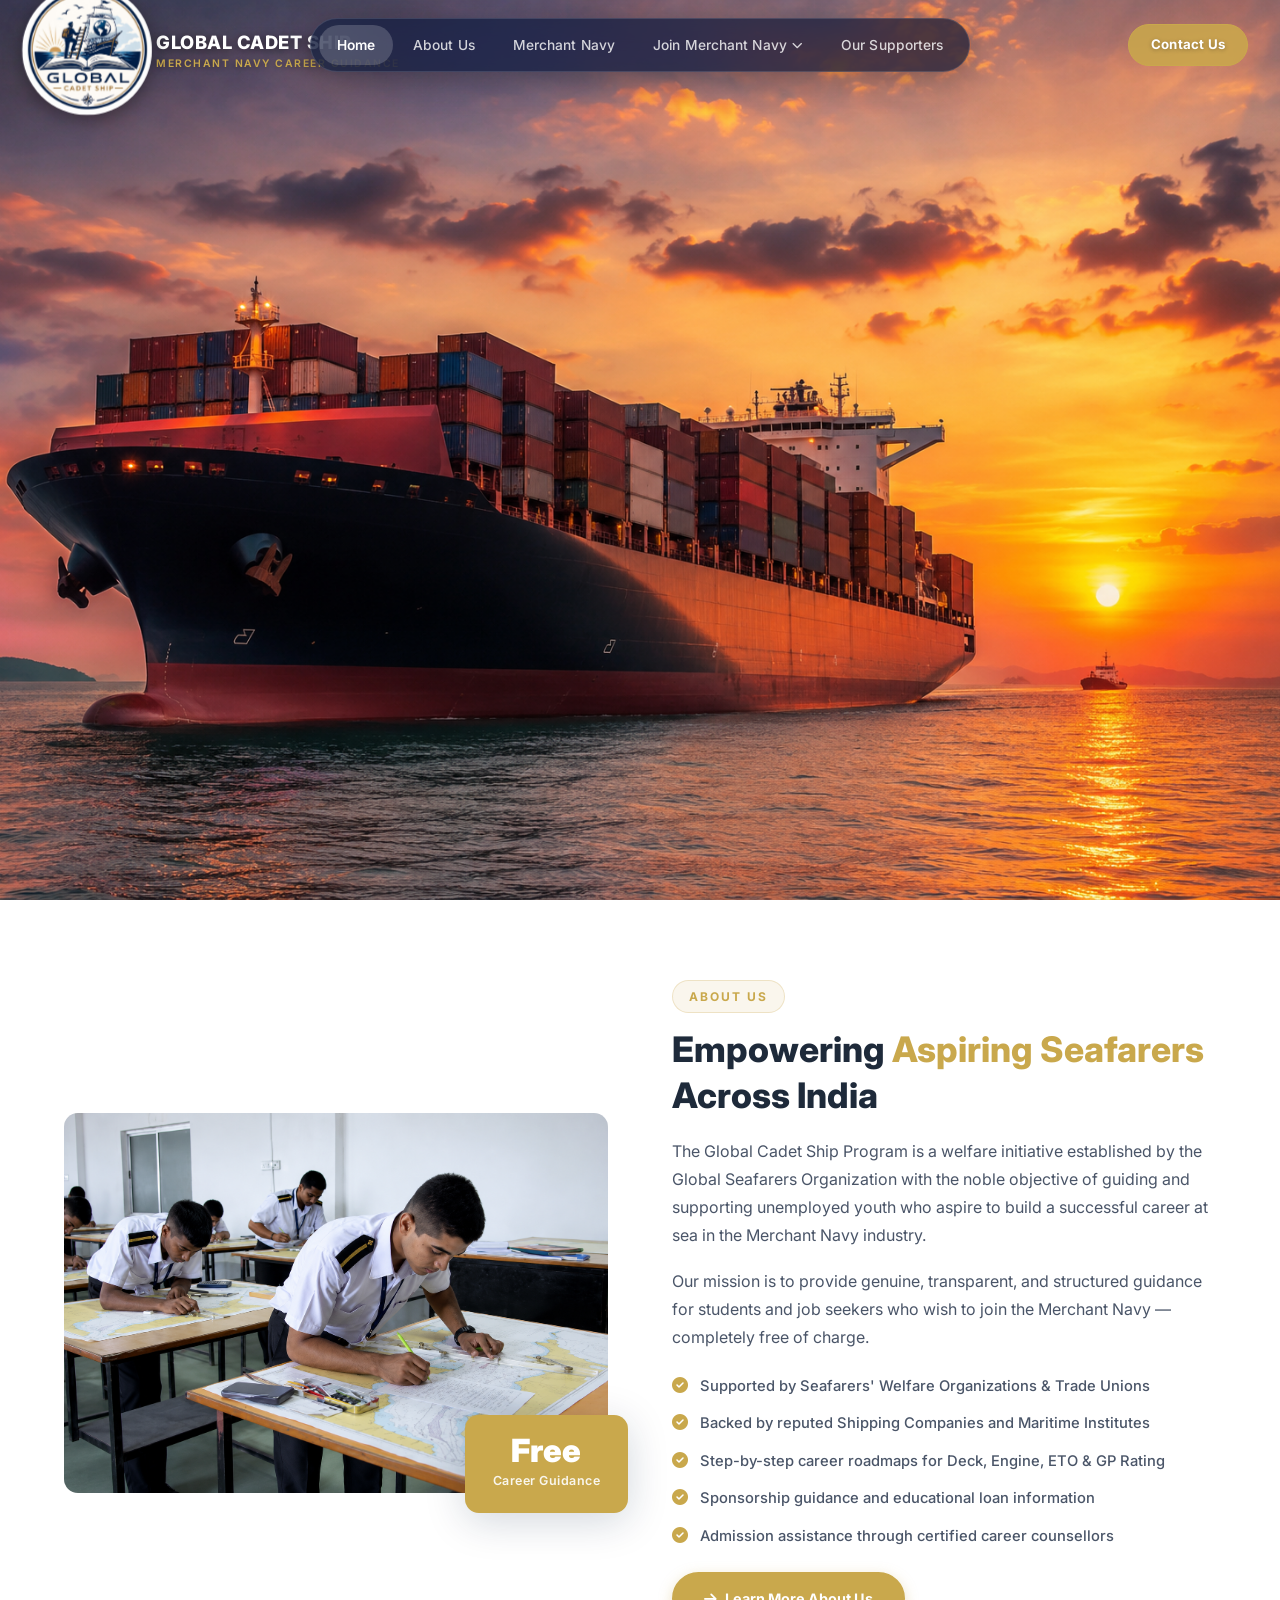
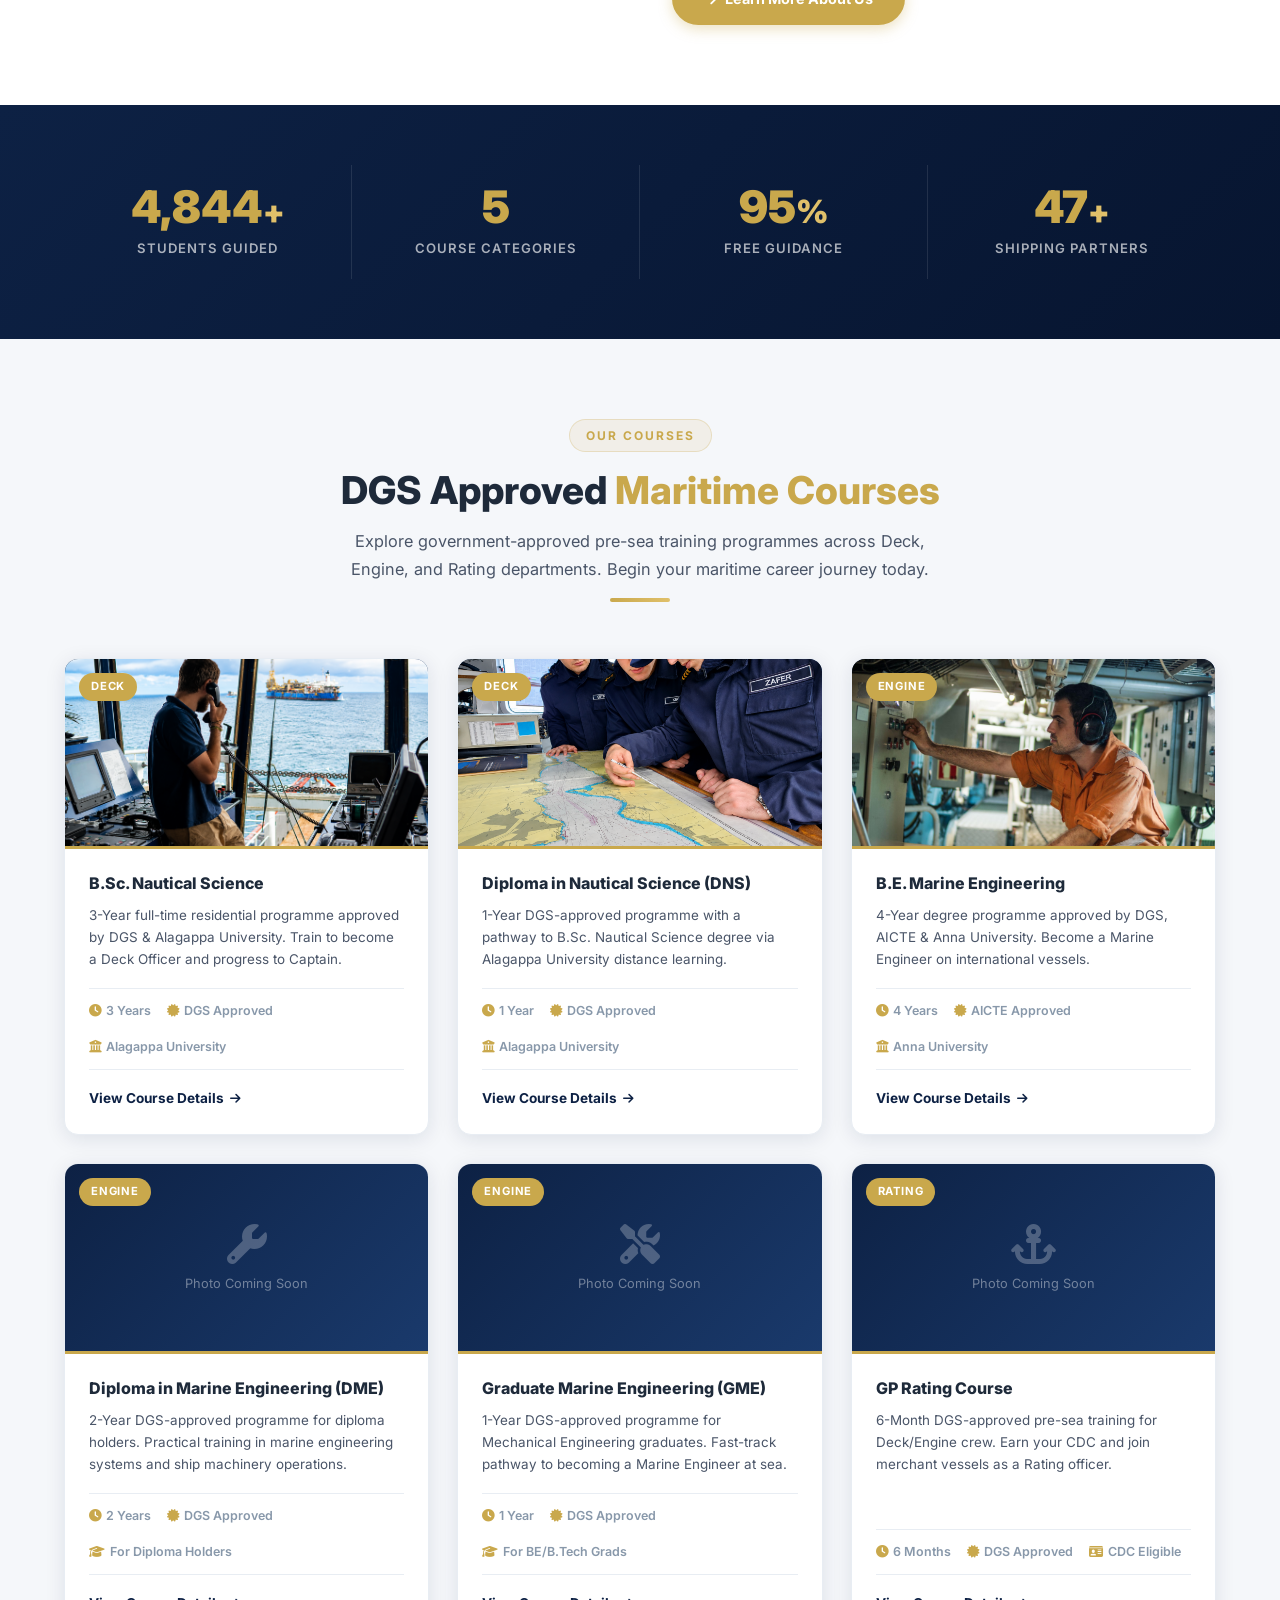
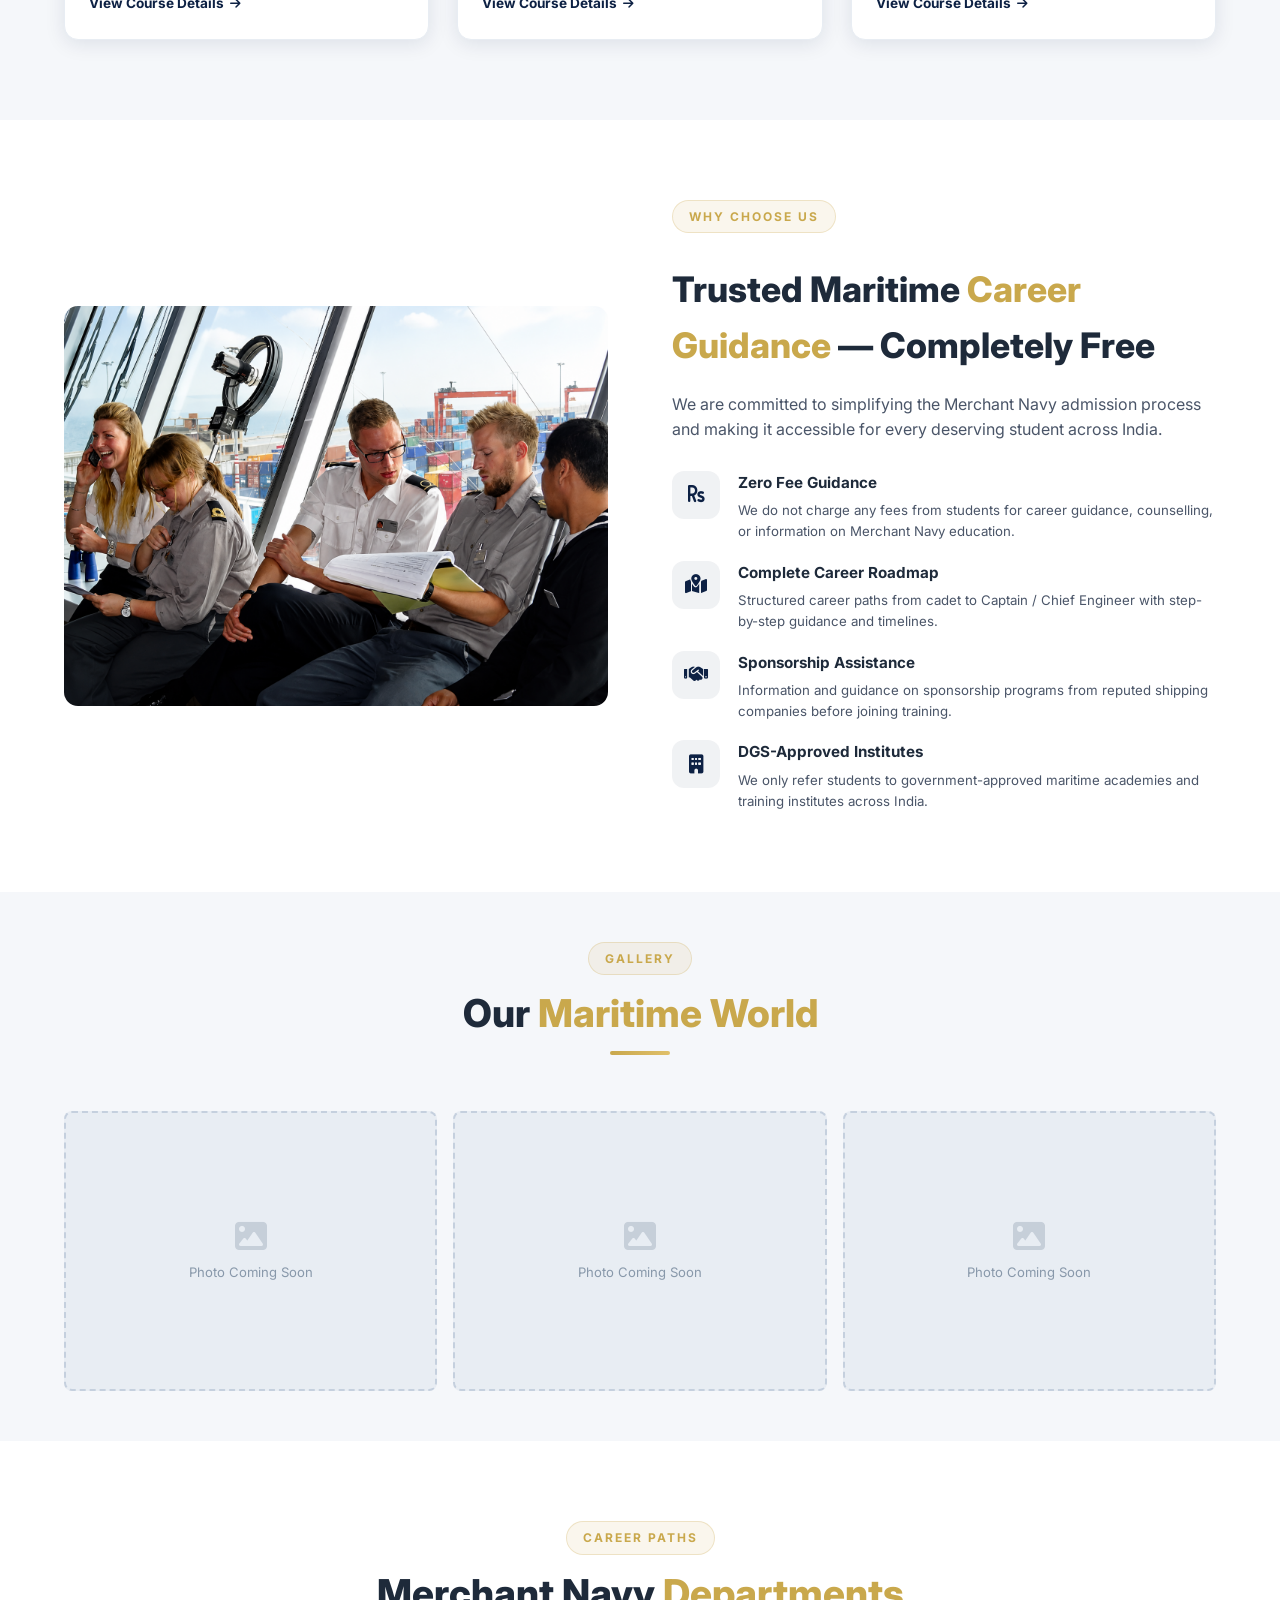
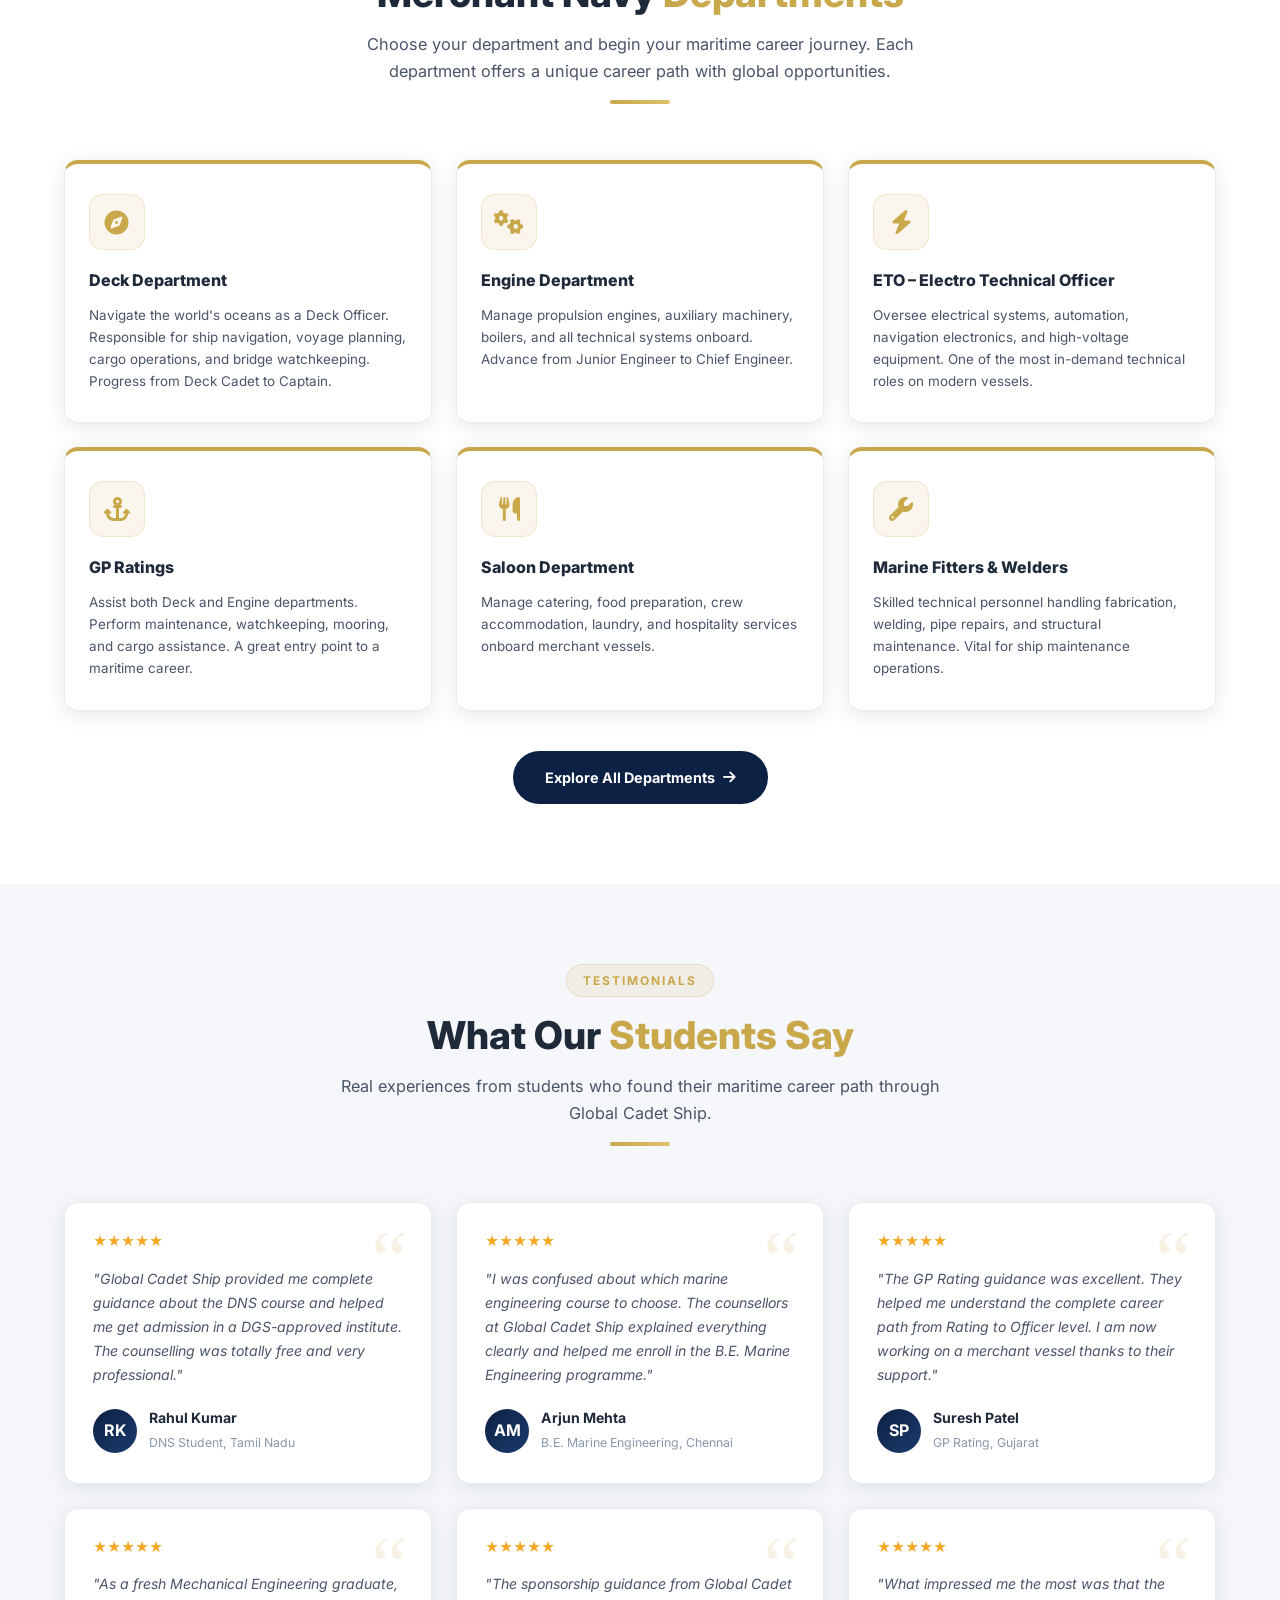
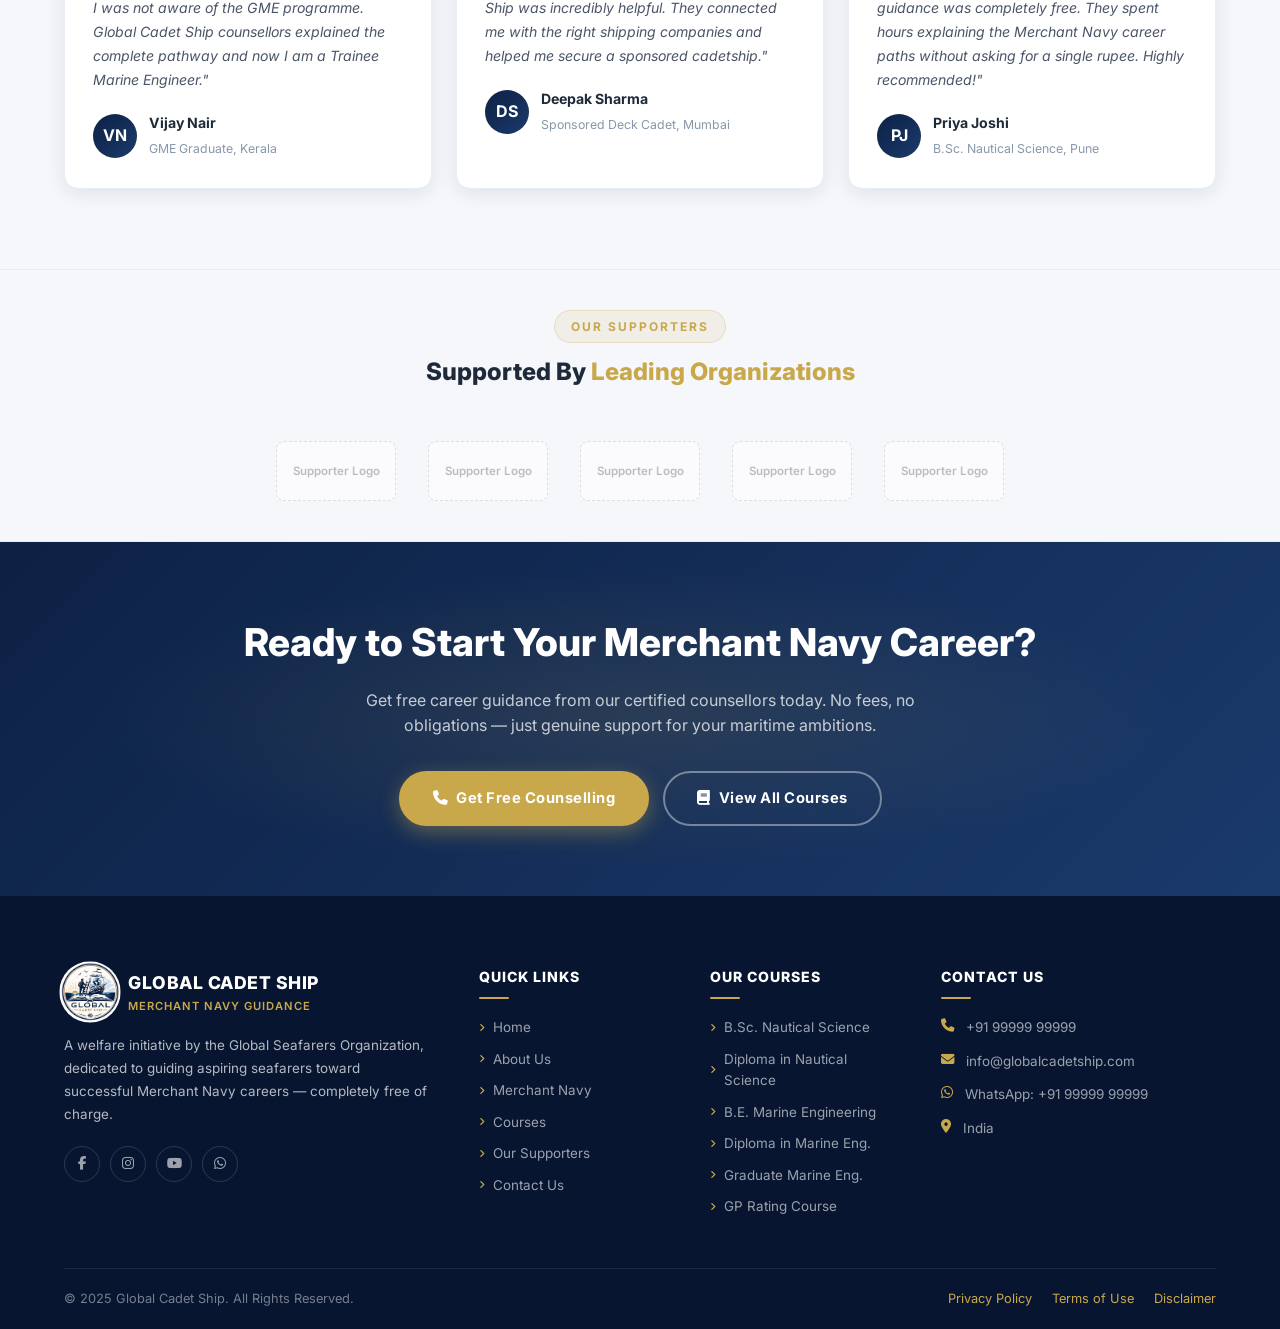
<file: index.html>
<!DOCTYPE html>
<html lang="en">
<head>
  <meta charset="UTF-8" />
  <meta name="viewport" content="width=device-width, initial-scale=1.0" />
  <title>Global Cadet Ship – Merchant Navy Career Guidance</title>
  <meta name="description" content="Global Cadet Ship Program – A welfare initiative guiding aspiring seafarers to build successful Merchant Navy careers. Free career counselling, DGS-approved courses, and placement assistance." />
  <link rel="stylesheet" href="assets/css/style.css" />
  <link rel="stylesheet" href="https://cdnjs.cloudflare.com/ajax/libs/font-awesome/6.5.0/css/all.min.css" />
  <link rel="preconnect" href="https://fonts.googleapis.com" />
  <link href="https://fonts.googleapis.com/css2?family=Inter:wght@400;500;600;700;800;900&display=swap" rel="stylesheet" />
  <style>
    body { font-family: 'Inter', 'Segoe UI', Arial, sans-serif; }
  </style>
</head>
<body>

<!-- NAVBAR – floating pill style -->
<nav class="navbar-pill-wrap" id="mainNav">
  <!-- Logo + brand text -->
  <div class="pill-logo-group">
    <a href="index.html" class="pill-logo">
      <img src="assets/images/logo.png" alt="Global Cadet Ship" />
    </a>
    <div class="pill-brand-beside">
      <span class="pbb-name">Global Cadet Ship</span>
      <span class="pbb-sub">Merchant Navy Career Guidance</span>
    </div>
  </div>

  <!-- Centered pill -->
  <div class="nav-pill" id="navPill">
    <ul class="pill-menu">
      <li><a href="index.html" class="pill-link active">Home</a></li>
      <li><a href="about.html" class="pill-link">About Us</a></li>
      <li><a href="merchant-navy.html" class="pill-link">Merchant Navy</a></li>
            <li class="pill-item-dropdown">
        <a href="courses.html" class="pill-link">Join Merchant Navy <i class="fas fa-chevron-down"></i></a>
        <div class="pill-dropdown">
          <div class="pill-has-sub">
            <a href="courses/deck-department.html">Deck Department <i class="fas fa-chevron-right"></i></a>
            <div class="pill-sub-dropdown">
              <a href="courses/bsc-nautical-science.html">B.Sc. Nautical Science</a>
              <a href="courses/dns.html">Diploma in Nautical Science (DNS)</a>
            </div>
          </div>
          <div class="pill-has-sub">
            <a href="courses/engine-department.html">Engine Department <i class="fas fa-chevron-right"></i></a>
            <div class="pill-sub-dropdown">
              <a href="courses/be-marine-engineering.html">B.E. Marine Engineering</a>
              <a href="courses/dme.html">Diploma in Marine Engineering</a>
              <a href="courses/gme.html">Graduate Marine Engineering (GME)</a>
            </div>
          </div>
          <a href="#">Saloon Department</a>
          <a href="#">ETO Department</a>
          <a href="courses/gp-rating.html">GPR Department</a>
        </div>
      </li>
      <li><a href="supporters.html" class="pill-link">Our Supporters</a></li>
    </ul>
  </div>

  <!-- Contact button top-right -->
  <a href="contact.html" class="pill-cta">Contact Us</a>

  <!-- Mobile hamburger -->
  <div class="pill-hamburger" id="pillHamburger">
    <span></span><span></span><span></span>
  </div>
</nav>

<!-- HERO – full viewport, clean image -->
<section class="hero hero-fullscreen">
  <div class="hero-pattern"></div>
</section>


<!-- ABOUT SECTION -->
<section class="section">
  <div class="container">
    <div class="about-grid">
      <div class="about-image">
        <img src="assets/images/cadets-classroom.png" alt="Maritime Cadets in Navigation Classroom" style="width:100%; height:380px; object-fit:cover; border-radius:var(--radius-lg); display:block;" />
        <div class="about-badge-float">
          <span class="num">Free</span>
          <span class="txt">Career Guidance</span>
        </div>
      </div>
      <div class="about-content">
        <span class="section-badge">About Us</span>
        <h2>Empowering <span>Aspiring Seafarers</span> Across India</h2>
        <p>The Global Cadet Ship Program is a welfare initiative established by the Global Seafarers Organization with the noble objective of guiding and supporting unemployed youth who aspire to build a successful career at sea in the Merchant Navy industry.</p>
        <p>Our mission is to provide genuine, transparent, and structured guidance for students and job seekers who wish to join the Merchant Navy — completely free of charge.</p>
        <ul class="about-list">
          <li><i class="fas fa-check-circle"></i> Supported by Seafarers' Welfare Organizations &amp; Trade Unions</li>
          <li><i class="fas fa-check-circle"></i> Backed by reputed Shipping Companies and Maritime Institutes</li>
          <li><i class="fas fa-check-circle"></i> Step-by-step career roadmaps for Deck, Engine, ETO &amp; GP Rating</li>
          <li><i class="fas fa-check-circle"></i> Sponsorship guidance and educational loan information</li>
          <li><i class="fas fa-check-circle"></i> Admission assistance through certified career counsellors</li>
        </ul>
        <a href="about.html" class="btn-gold"><i class="fas fa-arrow-right"></i> Learn More About Us</a>
      </div>
    </div>
  </div>
</section>

<!-- STATS BAR -->
<div class="stats-bar">
  <div class="container">
    <div class="stats-grid">
      <div class="stat-item">
        <span class="stat-number"><span data-count="5000">0</span><span class="stat-symbol">+</span></span>
        <span class="stat-label">Students Guided</span>
      </div>
      <div class="stat-item">
        <span class="stat-number"><span data-count="6">0</span></span>
        <span class="stat-label">Course Categories</span>
      </div>
      <div class="stat-item">
        <span class="stat-number"><span data-count="100">0</span><span class="stat-symbol">%</span></span>
        <span class="stat-label">Free Guidance</span>
      </div>
      <div class="stat-item">
        <span class="stat-number"><span data-count="50">0</span><span class="stat-symbol">+</span></span>
        <span class="stat-label">Shipping Partners</span>
      </div>
    </div>
  </div>
</div>

<!-- COURSES SECTION -->
<section class="section section-bg">
  <div class="container">
    <div class="section-header">
      <span class="section-badge">Our Courses</span>
      <h2>DGS Approved <span>Maritime Courses</span></h2>
      <p>Explore government-approved pre-sea training programmes across Deck, Engine, and Rating departments. Begin your maritime career journey today.</p>
      <div class="divider"></div>
    </div>
    <div class="courses-grid">

      <!-- B.Sc. Nautical Science -->
      <div class="course-card">
        <div class="course-card-img">
          <span class="course-category">Deck</span>
          <img src="assets/images/ship-bridge-officer.png" alt="Ship Bridge Officer" style="position:absolute; inset:0; width:100%; height:100%; object-fit:cover;" />
        </div>
        <div class="course-card-body">
          <h3>B.Sc. Nautical Science</h3>
          <p>3-Year full-time residential programme approved by DGS & Alagappa University. Train to become a Deck Officer and progress to Captain.</p>
          <div class="course-meta">
            <span><i class="fas fa-clock"></i> 3 Years</span>
            <span><i class="fas fa-certificate"></i> DGS Approved</span>
            <span><i class="fas fa-university"></i> Alagappa University</span>
          </div>
          <a href="courses/bsc-nautical-science.html" class="course-card-link">View Course Details <i class="fas fa-arrow-right"></i></a>
        </div>
      </div>

      <!-- DNS -->
      <div class="course-card">
        <div class="course-card-img">
          <span class="course-category">Deck</span>
          <img src="assets/images/nav-chart.png" alt="Navigation Chart Study" style="position:absolute; inset:0; width:100%; height:100%; object-fit:cover;" />
        </div>
        <div class="course-card-body">
          <h3>Diploma in Nautical Science (DNS)</h3>
          <p>1-Year DGS-approved programme with a pathway to B.Sc. Nautical Science degree via Alagappa University distance learning.</p>
          <div class="course-meta">
            <span><i class="fas fa-clock"></i> 1 Year</span>
            <span><i class="fas fa-certificate"></i> DGS Approved</span>
            <span><i class="fas fa-university"></i> Alagappa University</span>
          </div>
          <a href="courses/dns.html" class="course-card-link">View Course Details <i class="fas fa-arrow-right"></i></a>
        </div>
      </div>

      <!-- B.E. Marine Engineering -->
      <div class="course-card">
        <div class="course-card-img">
          <span class="course-category">Engine</span>
          <img src="assets/images/engine-room.jpeg" alt="Marine Engineer in Engine Room" style="position:absolute; inset:0; width:100%; height:100%; object-fit:cover;" />
        </div>
        <div class="course-card-body">
          <h3>B.E. Marine Engineering</h3>
          <p>4-Year degree programme approved by DGS, AICTE & Anna University. Become a Marine Engineer on international vessels.</p>
          <div class="course-meta">
            <span><i class="fas fa-clock"></i> 4 Years</span>
            <span><i class="fas fa-certificate"></i> AICTE Approved</span>
            <span><i class="fas fa-university"></i> Anna University</span>
          </div>
          <a href="courses/be-marine-engineering.html" class="course-card-link">View Course Details <i class="fas fa-arrow-right"></i></a>
        </div>
      </div>

      <!-- DME -->
      <div class="course-card">
        <div class="course-card-img">
          <span class="course-category">Engine</span>
          <i class="fas fa-wrench"></i>
          <span>Photo Coming Soon</span>
        </div>
        <div class="course-card-body">
          <h3>Diploma in Marine Engineering (DME)</h3>
          <p>2-Year DGS-approved programme for diploma holders. Practical training in marine engineering systems and ship machinery operations.</p>
          <div class="course-meta">
            <span><i class="fas fa-clock"></i> 2 Years</span>
            <span><i class="fas fa-certificate"></i> DGS Approved</span>
            <span><i class="fas fa-graduation-cap"></i> For Diploma Holders</span>
          </div>
          <a href="courses/dme.html" class="course-card-link">View Course Details <i class="fas fa-arrow-right"></i></a>
        </div>
      </div>

      <!-- GME -->
      <div class="course-card">
        <div class="course-card-img">
          <span class="course-category">Engine</span>
          <i class="fas fa-tools"></i>
          <span>Photo Coming Soon</span>
        </div>
        <div class="course-card-body">
          <h3>Graduate Marine Engineering (GME)</h3>
          <p>1-Year DGS-approved programme for Mechanical Engineering graduates. Fast-track pathway to becoming a Marine Engineer at sea.</p>
          <div class="course-meta">
            <span><i class="fas fa-clock"></i> 1 Year</span>
            <span><i class="fas fa-certificate"></i> DGS Approved</span>
            <span><i class="fas fa-graduation-cap"></i> For BE/B.Tech Grads</span>
          </div>
          <a href="courses/gme.html" class="course-card-link">View Course Details <i class="fas fa-arrow-right"></i></a>
        </div>
      </div>

      <!-- GP Rating -->
      <div class="course-card">
        <div class="course-card-img">
          <span class="course-category">Rating</span>
          <i class="fas fa-anchor"></i>
          <span>Photo Coming Soon</span>
        </div>
        <div class="course-card-body">
          <h3>GP Rating Course</h3>
          <p>6-Month DGS-approved pre-sea training for Deck/Engine crew. Earn your CDC and join merchant vessels as a Rating officer.</p>
          <div class="course-meta">
            <span><i class="fas fa-clock"></i> 6 Months</span>
            <span><i class="fas fa-certificate"></i> DGS Approved</span>
            <span><i class="fas fa-id-card"></i> CDC Eligible</span>
          </div>
          <a href="courses/gp-rating.html" class="course-card-link">View Course Details <i class="fas fa-arrow-right"></i></a>
        </div>
      </div>

    </div>
  </div>
</section>

<!-- WHY CHOOSE US -->
<section class="section">
  <div class="container">
    <div class="why-grid">
      <div class="why-image">
        <img src="assets/images/officers-bridge.png" alt="Maritime Officers on Ship Bridge" style="width:100%; height:400px; object-fit:cover; border-radius:var(--radius-lg); display:block;" />
      </div>
      <div class="why-content">
        <span class="section-badge">Why Choose Us</span>
        <h2>Trusted Maritime <span>Career Guidance</span> — Completely Free</h2>
        <p>We are committed to simplifying the Merchant Navy admission process and making it accessible for every deserving student across India.</p>
        <div class="why-features">
          <div class="why-feature">
            <div class="why-feature-icon"><i class="fas fa-rupee-sign"></i></div>
            <div class="why-feature-text">
              <h4>Zero Fee Guidance</h4>
              <p>We do not charge any fees from students for career guidance, counselling, or information on Merchant Navy education.</p>
            </div>
          </div>
          <div class="why-feature">
            <div class="why-feature-icon"><i class="fas fa-map-marked-alt"></i></div>
            <div class="why-feature-text">
              <h4>Complete Career Roadmap</h4>
              <p>Structured career paths from cadet to Captain / Chief Engineer with step-by-step guidance and timelines.</p>
            </div>
          </div>
          <div class="why-feature">
            <div class="why-feature-icon"><i class="fas fa-handshake"></i></div>
            <div class="why-feature-text">
              <h4>Sponsorship Assistance</h4>
              <p>Information and guidance on sponsorship programs from reputed shipping companies before joining training.</p>
            </div>
          </div>
          <div class="why-feature">
            <div class="why-feature-icon"><i class="fas fa-building"></i></div>
            <div class="why-feature-text">
              <h4>DGS-Approved Institutes</h4>
              <p>We only refer students to government-approved maritime academies and training institutes across India.</p>
            </div>
          </div>
        </div>
      </div>
    </div>
  </div>
</section>

<!-- GALLERY -->
<section class="section-sm section-bg">
  <div class="container">
    <div class="section-header">
      <span class="section-badge">Gallery</span>
      <h2>Our <span>Maritime World</span></h2>
      <div class="divider"></div>
    </div>
    <div class="gallery-grid">
      <div class="gallery-item"><i class="fas fa-image"></i><span>Photo Coming Soon</span></div>
      <div class="gallery-item"><i class="fas fa-image"></i><span>Photo Coming Soon</span></div>
      <div class="gallery-item"><i class="fas fa-image"></i><span>Photo Coming Soon</span></div>
    </div>
  </div>
</section>

<!-- MERCHANT NAVY DEPARTMENTS -->
<section class="section">
  <div class="container">
    <div class="section-header">
      <span class="section-badge">Career Paths</span>
      <h2>Merchant Navy <span>Departments</span></h2>
      <p>Choose your department and begin your maritime career journey. Each department offers a unique career path with global opportunities.</p>
      <div class="divider"></div>
    </div>
    <div class="departments-grid">
      <div class="dept-card">
        <div class="dept-card-icon"><i class="fas fa-compass"></i></div>
        <h3>Deck Department</h3>
        <p>Navigate the world's oceans as a Deck Officer. Responsible for ship navigation, voyage planning, cargo operations, and bridge watchkeeping. Progress from Deck Cadet to Captain.</p>
      </div>
      <div class="dept-card">
        <div class="dept-card-icon"><i class="fas fa-cogs"></i></div>
        <h3>Engine Department</h3>
        <p>Manage propulsion engines, auxiliary machinery, boilers, and all technical systems onboard. Advance from Junior Engineer to Chief Engineer.</p>
      </div>
      <div class="dept-card">
        <div class="dept-card-icon"><i class="fas fa-bolt"></i></div>
        <h3>ETO – Electro Technical Officer</h3>
        <p>Oversee electrical systems, automation, navigation electronics, and high-voltage equipment. One of the most in-demand technical roles on modern vessels.</p>
      </div>
      <div class="dept-card">
        <div class="dept-card-icon"><i class="fas fa-anchor"></i></div>
        <h3>GP Ratings</h3>
        <p>Assist both Deck and Engine departments. Perform maintenance, watchkeeping, mooring, and cargo assistance. A great entry point to a maritime career.</p>
      </div>
      <div class="dept-card">
        <div class="dept-card-icon"><i class="fas fa-utensils"></i></div>
        <h3>Saloon Department</h3>
        <p>Manage catering, food preparation, crew accommodation, laundry, and hospitality services onboard merchant vessels.</p>
      </div>
      <div class="dept-card">
        <div class="dept-card-icon"><i class="fas fa-wrench"></i></div>
        <h3>Marine Fitters &amp; Welders</h3>
        <p>Skilled technical personnel handling fabrication, welding, pipe repairs, and structural maintenance. Vital for ship maintenance operations.</p>
      </div>
    </div>
    <div style="text-align:center; margin-top: 40px;">
      <a href="merchant-navy.html" class="btn-navy">Explore All Departments <i class="fas fa-arrow-right"></i></a>
    </div>
  </div>
</section>

<!-- TESTIMONIALS -->
<section class="section section-bg">
  <div class="container">
    <div class="section-header">
      <span class="section-badge">Testimonials</span>
      <h2>What Our <span>Students Say</span></h2>
      <p>Real experiences from students who found their maritime career path through Global Cadet Ship.</p>
      <div class="divider"></div>
    </div>
    <div class="testimonials-grid">
      <div class="testimonial-card">
        <div class="testimonial-stars">&#9733;&#9733;&#9733;&#9733;&#9733;</div>
        <p class="testimonial-text">"Global Cadet Ship provided me complete guidance about the DNS course and helped me get admission in a DGS-approved institute. The counselling was totally free and very professional."</p>
        <div class="testimonial-author">
          <div class="author-avatar">RK</div>
          <div class="author-info">
            <h5>Rahul Kumar</h5>
            <span>DNS Student, Tamil Nadu</span>
          </div>
        </div>
      </div>
      <div class="testimonial-card">
        <div class="testimonial-stars">&#9733;&#9733;&#9733;&#9733;&#9733;</div>
        <p class="testimonial-text">"I was confused about which marine engineering course to choose. The counsellors at Global Cadet Ship explained everything clearly and helped me enroll in the B.E. Marine Engineering programme."</p>
        <div class="testimonial-author">
          <div class="author-avatar">AM</div>
          <div class="author-info">
            <h5>Arjun Mehta</h5>
            <span>B.E. Marine Engineering, Chennai</span>
          </div>
        </div>
      </div>
      <div class="testimonial-card">
        <div class="testimonial-stars">&#9733;&#9733;&#9733;&#9733;&#9733;</div>
        <p class="testimonial-text">"The GP Rating guidance was excellent. They helped me understand the complete career path from Rating to Officer level. I am now working on a merchant vessel thanks to their support."</p>
        <div class="testimonial-author">
          <div class="author-avatar">SP</div>
          <div class="author-info">
            <h5>Suresh Patel</h5>
            <span>GP Rating, Gujarat</span>
          </div>
        </div>
      </div>
      <div class="testimonial-card">
        <div class="testimonial-stars">&#9733;&#9733;&#9733;&#9733;&#9733;</div>
        <p class="testimonial-text">"As a fresh Mechanical Engineering graduate, I was not aware of the GME programme. Global Cadet Ship counsellors explained the complete pathway and now I am a Trainee Marine Engineer."</p>
        <div class="testimonial-author">
          <div class="author-avatar">VN</div>
          <div class="author-info">
            <h5>Vijay Nair</h5>
            <span>GME Graduate, Kerala</span>
          </div>
        </div>
      </div>
      <div class="testimonial-card">
        <div class="testimonial-stars">&#9733;&#9733;&#9733;&#9733;&#9733;</div>
        <p class="testimonial-text">"The sponsorship guidance from Global Cadet Ship was incredibly helpful. They connected me with the right shipping companies and helped me secure a sponsored cadetship."</p>
        <div class="testimonial-author">
          <div class="author-avatar">DS</div>
          <div class="author-info">
            <h5>Deepak Sharma</h5>
            <span>Sponsored Deck Cadet, Mumbai</span>
          </div>
        </div>
      </div>
      <div class="testimonial-card">
        <div class="testimonial-stars">&#9733;&#9733;&#9733;&#9733;&#9733;</div>
        <p class="testimonial-text">"What impressed me the most was that the guidance was completely free. They spent hours explaining the Merchant Navy career paths without asking for a single rupee. Highly recommended!"</p>
        <div class="testimonial-author">
          <div class="author-avatar">PJ</div>
          <div class="author-info">
            <h5>Priya Joshi</h5>
            <span>B.Sc. Nautical Science, Pune</span>
          </div>
        </div>
      </div>
    </div>
  </div>
</section>

<!-- SUPPORTERS STRIP -->
<div class="supporters-strip">
  <div class="container">
    <div class="section-header" style="margin-bottom: 0; padding-top: 40px;">
      <span class="section-badge">Our Supporters</span>
      <h2 style="font-size:1.5rem;">Supported By <span>Leading Organizations</span></h2>
    </div>
    <div class="supporters-grid">
      <div class="supporter-logo">Supporter Logo</div>
      <div class="supporter-logo">Supporter Logo</div>
      <div class="supporter-logo">Supporter Logo</div>
      <div class="supporter-logo">Supporter Logo</div>
      <div class="supporter-logo">Supporter Logo</div>
    </div>
  </div>
</div>

<!-- CTA BANNER -->
<div class="cta-banner">
  <div class="container">
    <h2>Ready to Start Your Merchant Navy Career?</h2>
    <p>Get free career guidance from our certified counsellors today. No fees, no obligations — just genuine support for your maritime ambitions.</p>
    <div class="cta-buttons">
      <a href="contact.html" class="btn-primary"><i class="fas fa-phone"></i> Get Free Counselling</a>
      <a href="courses.html" class="btn-outline"><i class="fas fa-book"></i> View All Courses</a>
    </div>
  </div>
</div>

<!-- FOOTER -->
<footer class="footer">
  <div class="container">
    <div class="footer-grid">
      <div>
        <div class="footer-brand">
          <img src="assets/images/logo.png" alt="Global Cadet Ship" />
          <div class="footer-brand-text">
            <div class="name">Global Cadet Ship</div>
            <div class="tagline">Merchant Navy Guidance</div>
          </div>
        </div>
        <p class="footer-desc">A welfare initiative by the Global Seafarers Organization, dedicated to guiding aspiring seafarers toward successful Merchant Navy careers — completely free of charge.</p>
        <div class="footer-social">
          <a href="#" aria-label="Facebook"><i class="fab fa-facebook-f"></i></a>
          <a href="#" aria-label="Instagram"><i class="fab fa-instagram"></i></a>
          <a href="#" aria-label="YouTube"><i class="fab fa-youtube"></i></a>
          <a href="#" aria-label="WhatsApp"><i class="fab fa-whatsapp"></i></a>
        </div>
      </div>
      <div class="footer-col">
        <h4>Quick Links</h4>
        <ul class="footer-links">
          <li><a href="index.html"><i class="fas fa-angle-right"></i> Home</a></li>
          <li><a href="about.html"><i class="fas fa-angle-right"></i> About Us</a></li>
          <li><a href="merchant-navy.html"><i class="fas fa-angle-right"></i> Merchant Navy</a></li>
          <li><a href="courses.html"><i class="fas fa-angle-right"></i> Courses</a></li>
          <li><a href="supporters.html"><i class="fas fa-angle-right"></i> Our Supporters</a></li>
          <li><a href="contact.html"><i class="fas fa-angle-right"></i> Contact Us</a></li>
        </ul>
      </div>
      <div class="footer-col">
        <h4>Our Courses</h4>
        <ul class="footer-links">
          <li><a href="courses/bsc-nautical-science.html"><i class="fas fa-angle-right"></i> B.Sc. Nautical Science</a></li>
          <li><a href="courses/dns.html"><i class="fas fa-angle-right"></i> Diploma in Nautical Science</a></li>
          <li><a href="courses/be-marine-engineering.html"><i class="fas fa-angle-right"></i> B.E. Marine Engineering</a></li>
          <li><a href="courses/dme.html"><i class="fas fa-angle-right"></i> Diploma in Marine Eng.</a></li>
          <li><a href="courses/gme.html"><i class="fas fa-angle-right"></i> Graduate Marine Eng.</a></li>
          <li><a href="courses/gp-rating.html"><i class="fas fa-angle-right"></i> GP Rating Course</a></li>
        </ul>
      </div>
      <div class="footer-col">
        <h4>Contact Us</h4>
        <div class="footer-contact">
          <div class="footer-contact-item">
            <i class="fas fa-phone"></i>
            <span>+91 99999 99999</span>
          </div>
          <div class="footer-contact-item">
            <i class="fas fa-envelope"></i>
            <span>info@globalcadetship.com</span>
          </div>
          <div class="footer-contact-item">
            <i class="fab fa-whatsapp"></i>
            <span>WhatsApp: +91 99999 99999</span>
          </div>
          <div class="footer-contact-item">
            <i class="fas fa-map-marker-alt"></i>
            <span>India</span>
          </div>
        </div>
      </div>
    </div>
    <div class="footer-bottom">
      <span>&copy; 2025 Global Cadet Ship. All Rights Reserved.</span>
      <div class="footer-bottom-links">
        <a href="#">Privacy Policy</a>
        <a href="#">Terms of Use</a>
        <a href="#">Disclaimer</a>
      </div>
    </div>
  </div>
</footer>

<button class="back-to-top" aria-label="Back to top"><i class="fas fa-arrow-up"></i></button>

<script src="assets/js/main.js"></script>
</body>
</html>
</file>
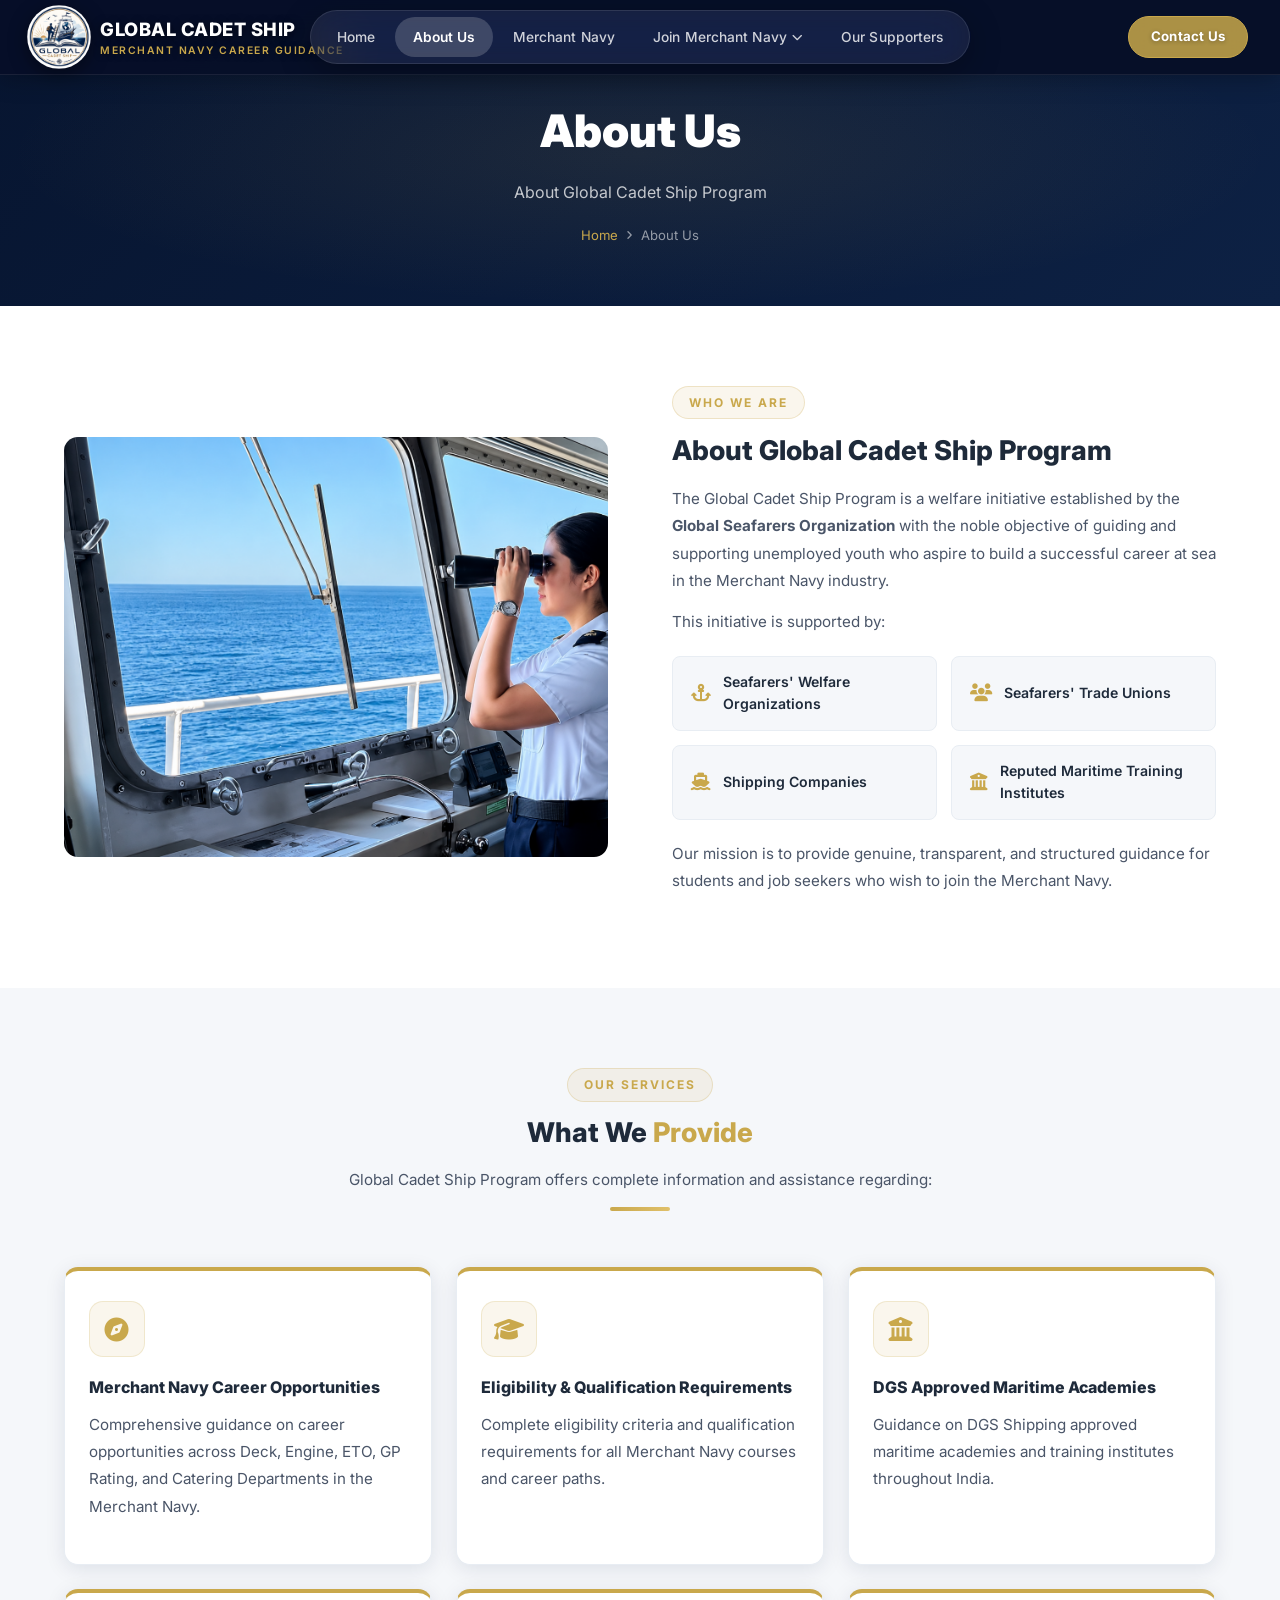
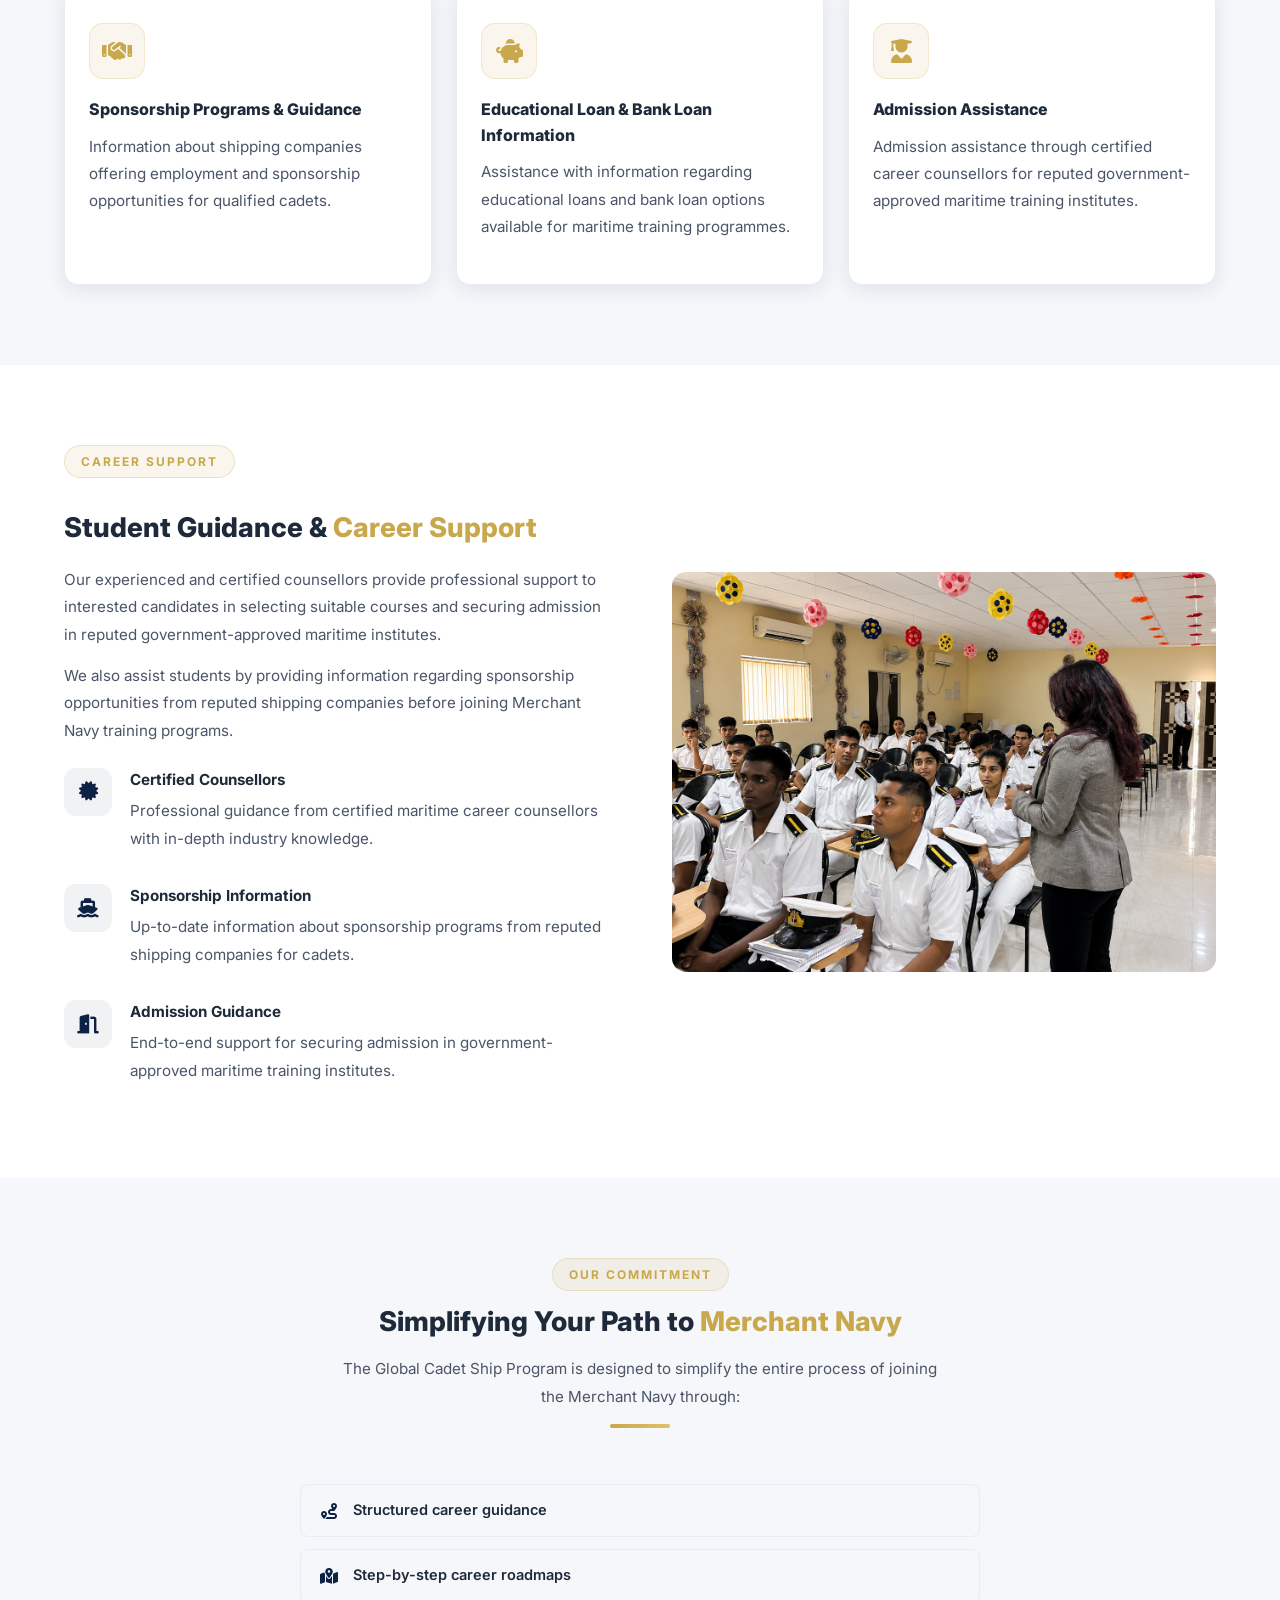
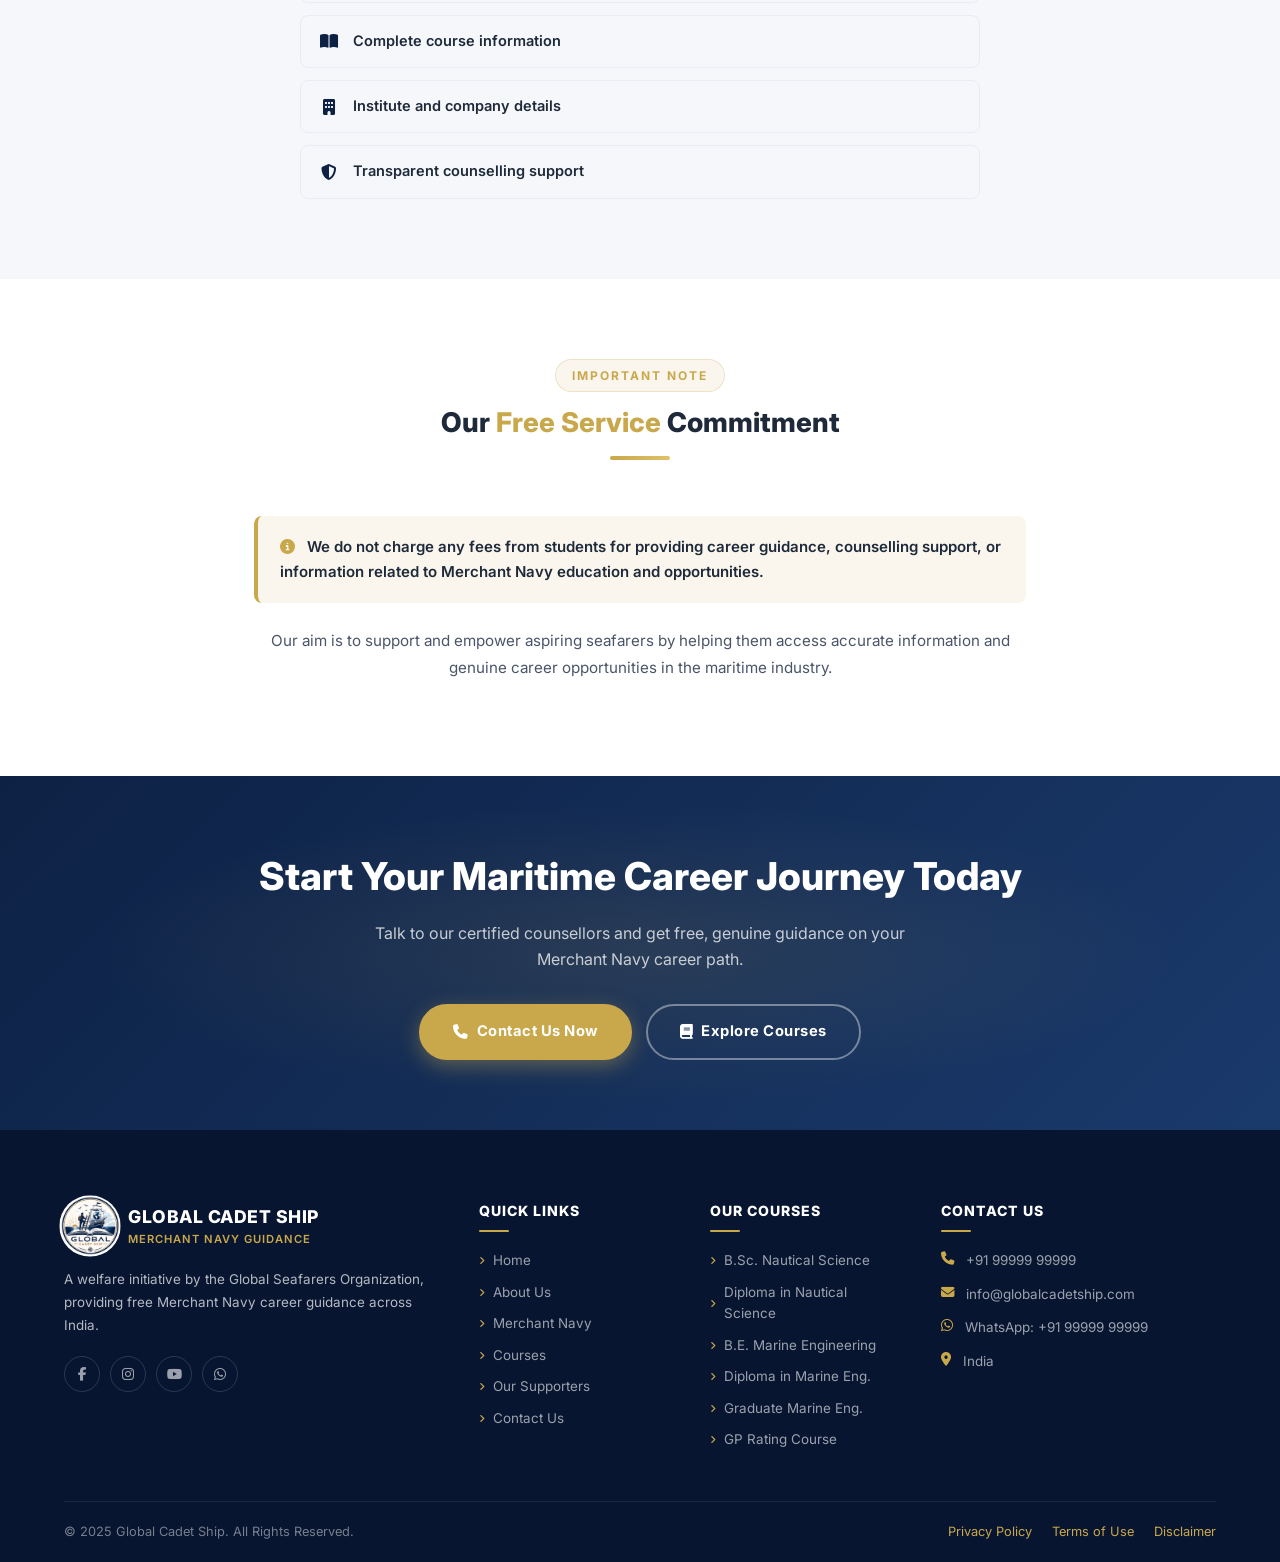
<file: about.html>
<!DOCTYPE html>
<html lang="en">
<head>
  <meta charset="UTF-8" />
  <meta name="viewport" content="width=device-width, initial-scale=1.0" />
  <title>About Us – Global Cadet Ship</title>
  <meta name="description" content="Learn about the Global Cadet Ship Program – a welfare initiative by the Global Seafarers Organization offering free Merchant Navy career guidance." />
  <link rel="stylesheet" href="assets/css/style.css" />
  <link rel="stylesheet" href="https://cdnjs.cloudflare.com/ajax/libs/font-awesome/6.5.0/css/all.min.css" />
  <link href="https://fonts.googleapis.com/css2?family=Inter:wght@400;500;600;700;800;900&display=swap" rel="stylesheet" />
  <style>
    body { font-family: 'Inter', 'Segoe UI', Arial, sans-serif; }
    .about-section h2 { font-size: 1.7rem; font-weight: 800; color: var(--text-dark); margin-bottom: 16px; }
    .about-section p { font-size: 0.95rem; color: var(--text-body); line-height: 1.8; margin-bottom: 14px; }
    .about-section ul { margin: 12px 0 18px 0; padding: 0; list-style: none; }
    .about-section ul li { display: flex; align-items: flex-start; gap: 10px; font-size: 0.93rem; color: var(--text-body); line-height: 1.7; margin-bottom: 8px; }
    .about-section ul li::before { content: ''; display: inline-block; width: 8px; height: 8px; background: var(--gold); border-radius: 50%; flex-shrink: 0; margin-top: 7px; }
    .about-highlight { background: rgba(201,168,76,0.10); border-left: 4px solid var(--gold); border-radius: var(--radius); padding: 18px 22px; margin: 24px 0; }
    .about-highlight p { margin-bottom: 0; font-size: 0.94rem; font-weight: 600; color: var(--text-dark); line-height: 1.7; }
    .supported-grid { display: grid; grid-template-columns: repeat(2, 1fr); gap: 14px; margin: 20px 0; }
    @media(max-width:600px){ .supported-grid { grid-template-columns: 1fr; } }
    .supported-item { display: flex; align-items: center; gap: 12px; background: var(--off-white); border-radius: var(--radius); padding: 14px 18px; border: 1px solid var(--gray-light); }
    .supported-item i { color: var(--gold); font-size: 1.1rem; flex-shrink: 0; }
    .supported-item span { font-size: 0.88rem; font-weight: 600; color: var(--text-dark); }
    .commitment-list { display: flex; flex-direction: column; gap: 12px; margin: 20px 0; }
    .commitment-item { display: flex; align-items: center; gap: 14px; background: var(--off-white); border-radius: var(--radius); padding: 14px 18px; border: 1px solid var(--gray-light); }
    .commitment-item i { color: var(--navy); font-size: 1rem; flex-shrink: 0; width: 20px; text-align: center; }
    .commitment-item span { font-size: 0.91rem; font-weight: 600; color: var(--text-dark); }
  </style>
</head>
<body>

<!-- NAVBAR -->
<nav class="navbar-pill-wrap page-nav" id="mainNav">
  <div class="pill-logo-group">
    <a href="index.html" class="pill-logo">
      <img src="assets/images/logo.png" alt="Global Cadet Ship" />
    </a>
    <div class="pill-brand-beside">
      <span class="pbb-name">Global Cadet Ship</span>
      <span class="pbb-sub">Merchant Navy Career Guidance</span>
    </div>
  </div>
  <div class="nav-pill" id="navPill">
    <ul class="pill-menu">
      <li><a href="index.html" class="pill-link">Home</a></li>
      <li><a href="about.html" class="pill-link active">About Us</a></li>
      <li><a href="merchant-navy.html" class="pill-link">Merchant Navy</a></li>
            <li class="pill-item-dropdown">
        <a href="courses.html" class="pill-link">Join Merchant Navy <i class="fas fa-chevron-down"></i></a>
        <div class="pill-dropdown">
          <div class="pill-has-sub">
            <a href="courses/deck-department.html">Deck Department <i class="fas fa-chevron-right"></i></a>
            <div class="pill-sub-dropdown">
              <a href="courses/bsc-nautical-science.html">B.Sc. Nautical Science</a>
              <a href="courses/dns.html">Diploma in Nautical Science (DNS)</a>
            </div>
          </div>
          <div class="pill-has-sub">
            <a href="courses/engine-department.html">Engine Department <i class="fas fa-chevron-right"></i></a>
            <div class="pill-sub-dropdown">
              <a href="courses/be-marine-engineering.html">B.E. Marine Engineering</a>
              <a href="courses/dme.html">Diploma in Marine Engineering</a>
              <a href="courses/gme.html">Graduate Marine Engineering (GME)</a>
            </div>
          </div>
          <a href="#">Saloon Department</a>
          <a href="#">ETO Department</a>
          <a href="courses/gp-rating.html">GPR Department</a>
        </div>
      </li>
      <li><a href="supporters.html" class="pill-link">Our Supporters</a></li>
    </ul>
  </div>
  <a href="contact.html" class="pill-cta">Contact Us</a>
  <div class="pill-hamburger" id="pillHamburger"><span></span><span></span><span></span></div>
</nav>

<!-- PAGE HERO -->
<div class="page-hero" style="padding-top:96px;">
  <div class="container">
    <h1>About Us</h1>
    <p>About Global Cadet Ship Program</p>
    <div class="breadcrumb">
      <a href="index.html">Home</a>
      <i class="fas fa-angle-right"></i>
      <span>About Us</span>
    </div>
  </div>
</div>

<!-- ABOUT GLOBAL CADET SHIP PROGRAM -->
<section class="section about-section">
  <div class="container">
    <div class="about-grid">
      <div class="about-image">
        <img src="assets/images/bb.png" alt="Deck Officer on Ship Bridge" style="width:100%; height:420px; object-fit:cover; border-radius:var(--radius-lg); display:block;" />
      </div>
      <div class="about-content">
        <span class="section-badge">Who We Are</span>
        <h2>About Global Cadet Ship Program</h2>
        <p>The Global Cadet Ship Program is a welfare initiative established by the <strong>Global Seafarers Organization</strong> with the noble objective of guiding and supporting unemployed youth who aspire to build a successful career at sea in the Merchant Navy industry.</p>
        <p>This initiative is supported by:</p>
        <div class="supported-grid">
          <div class="supported-item"><i class="fas fa-anchor"></i><span>Seafarers' Welfare Organizations</span></div>
          <div class="supported-item"><i class="fas fa-users"></i><span>Seafarers' Trade Unions</span></div>
          <div class="supported-item"><i class="fas fa-ship"></i><span>Shipping Companies</span></div>
          <div class="supported-item"><i class="fas fa-university"></i><span>Reputed Maritime Training Institutes</span></div>
        </div>
        <p>Our mission is to provide genuine, transparent, and structured guidance for students and job seekers who wish to join the Merchant Navy.</p>
      </div>
    </div>
  </div>
</section>

<!-- WHAT WE PROVIDE -->
<section class="section section-bg about-section">
  <div class="container">
    <div class="section-header">
      <span class="section-badge">Our Services</span>
      <h2>What We <span>Provide</span></h2>
      <p>Global Cadet Ship Program offers complete information and assistance regarding:</p>
      <div class="divider"></div>
    </div>
    <div class="departments-grid">
      <div class="dept-card">
        <div class="dept-card-icon"><i class="fas fa-compass"></i></div>
        <h3>Merchant Navy Career Opportunities</h3>
        <p>Comprehensive guidance on career opportunities across Deck, Engine, ETO, GP Rating, and Catering Departments in the Merchant Navy.</p>
      </div>
      <div class="dept-card">
        <div class="dept-card-icon"><i class="fas fa-graduation-cap"></i></div>
        <h3>Eligibility &amp; Qualification Requirements</h3>
        <p>Complete eligibility criteria and qualification requirements for all Merchant Navy courses and career paths.</p>
      </div>
      <div class="dept-card">
        <div class="dept-card-icon"><i class="fas fa-university"></i></div>
        <h3>DGS Approved Maritime Academies</h3>
        <p>Guidance on DGS Shipping approved maritime academies and training institutes throughout India.</p>
      </div>
      <div class="dept-card">
        <div class="dept-card-icon"><i class="fas fa-handshake"></i></div>
        <h3>Sponsorship Programs &amp; Guidance</h3>
        <p>Information about shipping companies offering employment and sponsorship opportunities for qualified cadets.</p>
      </div>
      <div class="dept-card">
        <div class="dept-card-icon"><i class="fas fa-piggy-bank"></i></div>
        <h3>Educational Loan &amp; Bank Loan Information</h3>
        <p>Assistance with information regarding educational loans and bank loan options available for maritime training programmes.</p>
      </div>
      <div class="dept-card">
        <div class="dept-card-icon"><i class="fas fa-user-graduate"></i></div>
        <h3>Admission Assistance</h3>
        <p>Admission assistance through certified career counsellors for reputed government-approved maritime training institutes.</p>
      </div>
    </div>
  </div>
</section>

<!-- STUDENT GUIDANCE & CAREER SUPPORT -->
<section class="section about-section">
  <div class="container">
    <div class="why-grid">
      <div class="why-content">
        <span class="section-badge">Career Support</span>
        <h2>Student Guidance &amp; <span>Career Support</span></h2>
        <p>Our experienced and certified counsellors provide professional support to interested candidates in selecting suitable courses and securing admission in reputed government-approved maritime institutes.</p>
        <p>We also assist students by providing information regarding sponsorship opportunities from reputed shipping companies before joining Merchant Navy training programs.</p>
        <div class="why-features" style="margin-top:24px;">
          <div class="why-feature">
            <div class="why-feature-icon"><i class="fas fa-certificate"></i></div>
            <div class="why-feature-text">
              <h4>Certified Counsellors</h4>
              <p>Professional guidance from certified maritime career counsellors with in-depth industry knowledge.</p>
            </div>
          </div>
          <div class="why-feature">
            <div class="why-feature-icon"><i class="fas fa-ship"></i></div>
            <div class="why-feature-text">
              <h4>Sponsorship Information</h4>
              <p>Up-to-date information about sponsorship programs from reputed shipping companies for cadets.</p>
            </div>
          </div>
          <div class="why-feature">
            <div class="why-feature-icon"><i class="fas fa-door-open"></i></div>
            <div class="why-feature-text">
              <h4>Admission Guidance</h4>
              <p>End-to-end support for securing admission in government-approved maritime training institutes.</p>
            </div>
          </div>
        </div>
      </div>
      <div class="why-image">
        <img src="assets/images/cadets-lecture.png" alt="Maritime Cadets in Lecture" style="width:100%; height:400px; object-fit:cover; border-radius:var(--radius-lg); display:block;" />
      </div>
    </div>
  </div>
</section>

<!-- OUR COMMITMENT -->
<section class="section section-bg about-section">
  <div class="container">
    <div class="section-header">
      <span class="section-badge">Our Commitment</span>
      <h2>Simplifying Your Path to <span>Merchant Navy</span></h2>
      <p>The Global Cadet Ship Program is designed to simplify the entire process of joining the Merchant Navy through:</p>
      <div class="divider"></div>
    </div>
    <div class="commitment-list" style="max-width:680px; margin:0 auto;">
      <div class="commitment-item"><i class="fas fa-route"></i><span>Structured career guidance</span></div>
      <div class="commitment-item"><i class="fas fa-map-marked-alt"></i><span>Step-by-step career roadmaps</span></div>
      <div class="commitment-item"><i class="fas fa-book-open"></i><span>Complete course information</span></div>
      <div class="commitment-item"><i class="fas fa-building"></i><span>Institute and company details</span></div>
      <div class="commitment-item"><i class="fas fa-shield-alt"></i><span>Transparent counselling support</span></div>
    </div>
  </div>
</section>

<!-- IMPORTANT NOTE -->
<section class="section about-section">
  <div class="container" style="max-width:820px;">
    <div class="section-header">
      <span class="section-badge">Important Note</span>
      <h2>Our <span>Free Service</span> Commitment</h2>
      <div class="divider"></div>
    </div>
    <div class="about-highlight">
      <p><i class="fas fa-info-circle" style="color:var(--gold); margin-right:8px;"></i> We do not charge any fees from students for providing career guidance, counselling support, or information related to Merchant Navy education and opportunities.</p>
    </div>
    <p style="font-size:0.95rem; color:var(--text-body); line-height:1.8; text-align:center;">Our aim is to support and empower aspiring seafarers by helping them access accurate information and genuine career opportunities in the maritime industry.</p>
  </div>
</section>

<!-- CTA -->
<div class="cta-banner">
  <div class="container">
    <h2>Start Your Maritime Career Journey Today</h2>
    <p>Talk to our certified counsellors and get free, genuine guidance on your Merchant Navy career path.</p>
    <div class="cta-buttons">
      <a href="contact.html" class="btn-primary"><i class="fas fa-phone"></i> Contact Us Now</a>
      <a href="courses.html" class="btn-outline"><i class="fas fa-book"></i> Explore Courses</a>
    </div>
  </div>
</div>

<!-- FOOTER -->
<footer class="footer">
  <div class="container">
    <div class="footer-grid">
      <div>
        <div class="footer-brand">
          <img src="assets/images/logo.png" alt="Global Cadet Ship" />
          <div class="footer-brand-text">
            <div class="name">Global Cadet Ship</div>
            <div class="tagline">Merchant Navy Guidance</div>
          </div>
        </div>
        <p class="footer-desc">A welfare initiative by the Global Seafarers Organization, providing free Merchant Navy career guidance across India.</p>
        <div class="footer-social">
          <a href="#"><i class="fab fa-facebook-f"></i></a>
          <a href="#"><i class="fab fa-instagram"></i></a>
          <a href="#"><i class="fab fa-youtube"></i></a>
          <a href="#"><i class="fab fa-whatsapp"></i></a>
        </div>
      </div>
      <div class="footer-col">
        <h4>Quick Links</h4>
        <ul class="footer-links">
          <li><a href="index.html"><i class="fas fa-angle-right"></i> Home</a></li>
          <li><a href="about.html"><i class="fas fa-angle-right"></i> About Us</a></li>
          <li><a href="merchant-navy.html"><i class="fas fa-angle-right"></i> Merchant Navy</a></li>
          <li><a href="courses.html"><i class="fas fa-angle-right"></i> Courses</a></li>
          <li><a href="supporters.html"><i class="fas fa-angle-right"></i> Our Supporters</a></li>
          <li><a href="contact.html"><i class="fas fa-angle-right"></i> Contact Us</a></li>
        </ul>
      </div>
      <div class="footer-col">
        <h4>Our Courses</h4>
        <ul class="footer-links">
          <li><a href="courses/bsc-nautical-science.html"><i class="fas fa-angle-right"></i> B.Sc. Nautical Science</a></li>
          <li><a href="courses/dns.html"><i class="fas fa-angle-right"></i> Diploma in Nautical Science</a></li>
          <li><a href="courses/be-marine-engineering.html"><i class="fas fa-angle-right"></i> B.E. Marine Engineering</a></li>
          <li><a href="courses/dme.html"><i class="fas fa-angle-right"></i> Diploma in Marine Eng.</a></li>
          <li><a href="courses/gme.html"><i class="fas fa-angle-right"></i> Graduate Marine Eng.</a></li>
          <li><a href="courses/gp-rating.html"><i class="fas fa-angle-right"></i> GP Rating Course</a></li>
        </ul>
      </div>
      <div class="footer-col">
        <h4>Contact Us</h4>
        <div class="footer-contact">
          <div class="footer-contact-item"><i class="fas fa-phone"></i><span>+91 99999 99999</span></div>
          <div class="footer-contact-item"><i class="fas fa-envelope"></i><span>info@globalcadetship.com</span></div>
          <div class="footer-contact-item"><i class="fab fa-whatsapp"></i><span>WhatsApp: +91 99999 99999</span></div>
          <div class="footer-contact-item"><i class="fas fa-map-marker-alt"></i><span>India</span></div>
        </div>
      </div>
    </div>
    <div class="footer-bottom">
      <span>&copy; 2025 Global Cadet Ship. All Rights Reserved.</span>
      <div class="footer-bottom-links">
        <a href="#">Privacy Policy</a>
        <a href="#">Terms of Use</a>
        <a href="#">Disclaimer</a>
      </div>
    </div>
  </div>
</footer>
<button class="back-to-top"><i class="fas fa-arrow-up"></i></button>
<script src="assets/js/main.js"></script>
</body>
</html>
</file>
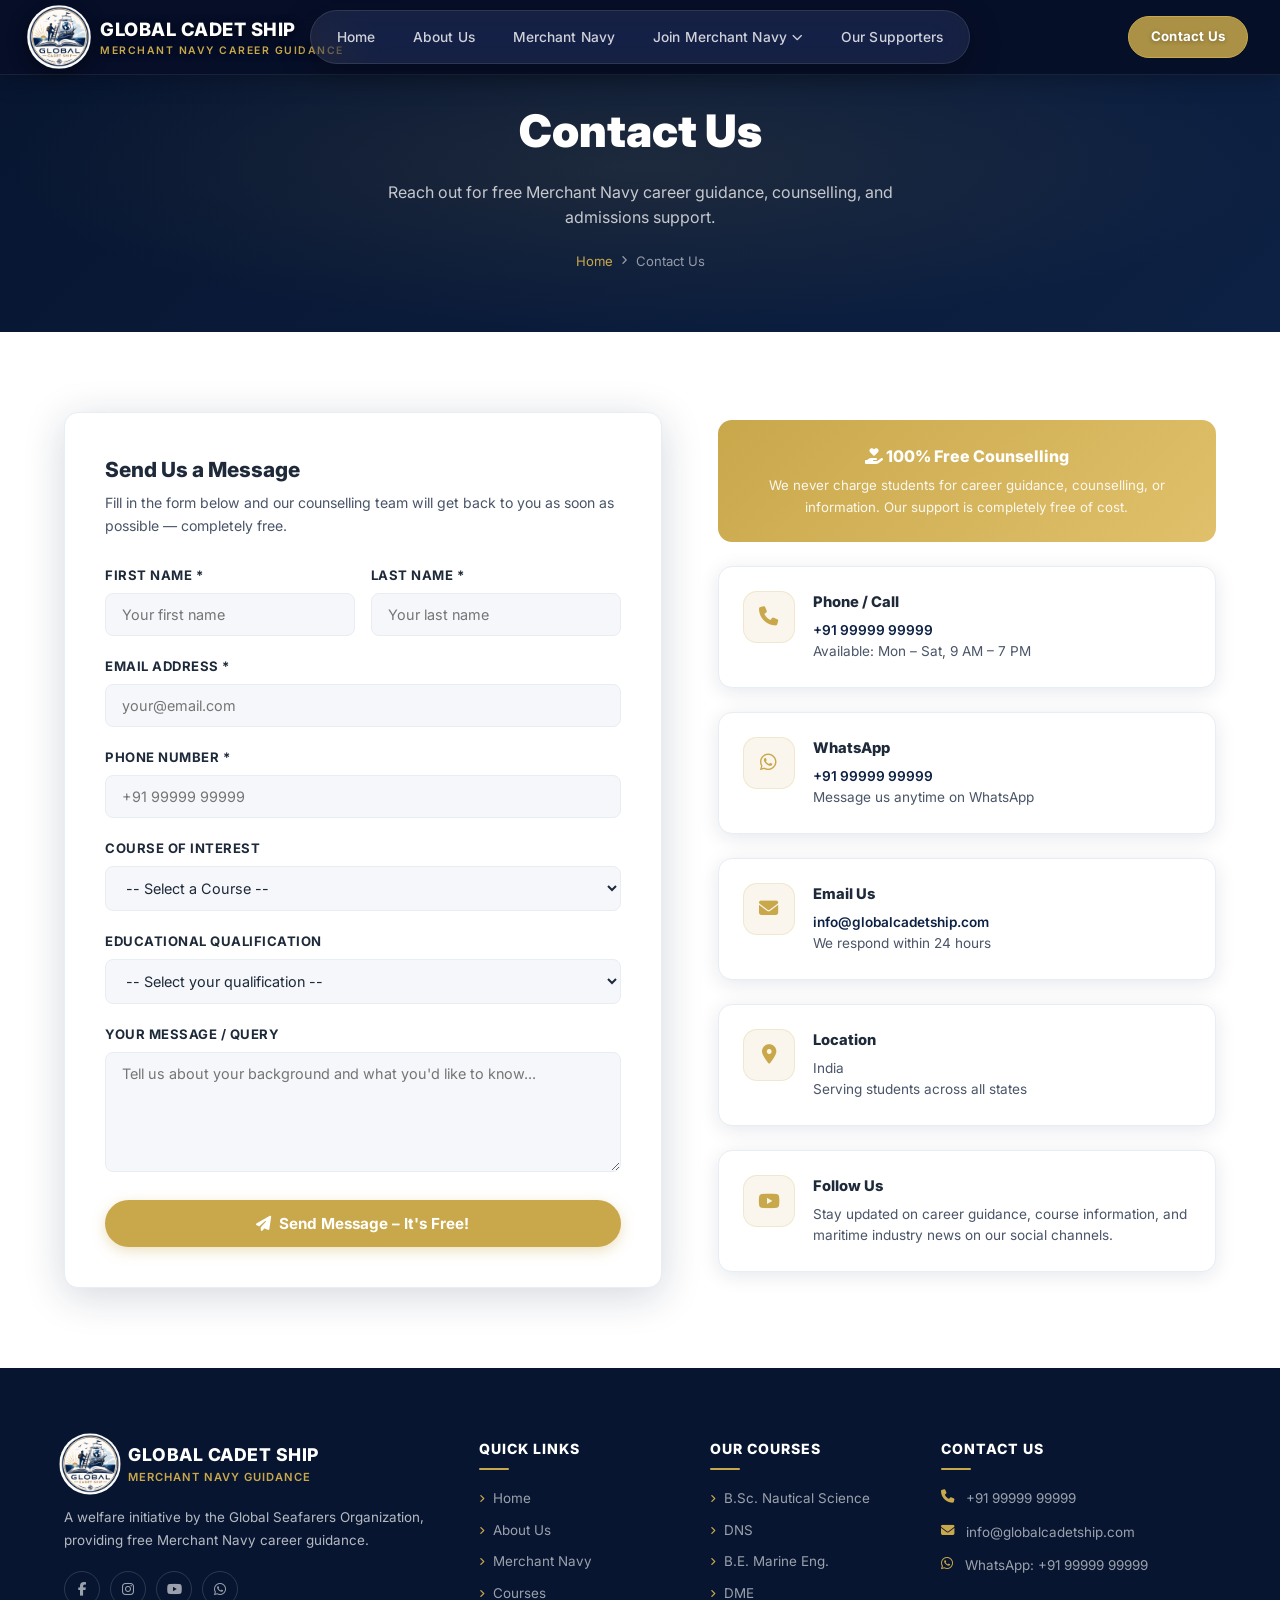
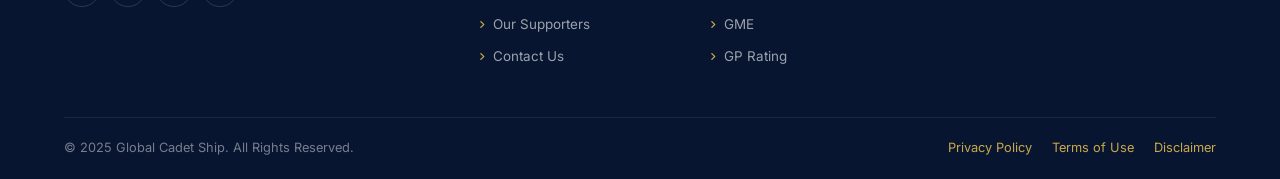
<file: contact.html>
<!DOCTYPE html>
<html lang="en">
<head>
  <meta charset="UTF-8" />
  <meta name="viewport" content="width=device-width, initial-scale=1.0" />
  <title>Contact Us – Global Cadet Ship</title>
  <meta name="description" content="Contact Global Cadet Ship for free Merchant Navy career guidance and counselling." />
  <link rel="stylesheet" href="assets/css/style.css" />
  <link rel="stylesheet" href="https://cdnjs.cloudflare.com/ajax/libs/font-awesome/6.5.0/css/all.min.css" />
  <link href="https://fonts.googleapis.com/css2?family=Inter:wght@400;500;600;700;800;900&display=swap" rel="stylesheet" />
  <style>
    body { font-family: 'Inter', 'Segoe UI', Arial, sans-serif; }
    .contact-grid { display: grid; grid-template-columns: 1.2fr 1fr; gap: 56px; align-items: start; }
    .contact-form-wrap { background: var(--white); border-radius: var(--radius-lg); box-shadow: var(--shadow-lg); padding: 40px; border: 1px solid var(--gray-light); }
    .contact-form-wrap h3 { font-size: 1.3rem; font-weight: 800; color: var(--text-dark); margin-bottom: 6px; }
    .contact-form-wrap p { font-size: 0.88rem; color: var(--text-body); margin-bottom: 28px; }
    .form-group { margin-bottom: 20px; }
    .form-group label { display: block; font-size: 0.82rem; font-weight: 700; color: var(--text-dark); margin-bottom: 7px; text-transform: uppercase; letter-spacing: 0.5px; }
    .form-group input, .form-group select, .form-group textarea {
      width: 100%;
      padding: 12px 16px;
      border: 1.5px solid var(--gray-light);
      border-radius: var(--radius);
      font-size: 0.9rem;
      font-family: inherit;
      color: var(--text-dark);
      background: var(--off-white);
      transition: border-color 0.2s, box-shadow 0.2s;
      outline: none;
    }
    .form-group input:focus, .form-group select:focus, .form-group textarea:focus {
      border-color: var(--gold);
      box-shadow: 0 0 0 3px rgba(201,168,76,0.12);
      background: var(--white);
    }
    .form-group textarea { resize: vertical; min-height: 120px; }
    .form-row { display: grid; grid-template-columns: 1fr 1fr; gap: 16px; }
    .btn-submit {
      width: 100%;
      background: var(--gold);
      color: var(--white);
      padding: 14px 30px;
      border: none;
      border-radius: 50px;
      font-size: 0.95rem;
      font-weight: 700;
      font-family: inherit;
      cursor: pointer;
      transition: all 0.25s;
      display: flex;
      align-items: center;
      justify-content: center;
      gap: 8px;
      box-shadow: 0 4px 14px rgba(201,168,76,0.35);
    }
    .btn-submit:hover { background: var(--navy); }
    .contact-info { display: flex; flex-direction: column; gap: 24px; }
    .contact-info-card {
      background: var(--white);
      border-radius: var(--radius-lg);
      padding: 24px;
      box-shadow: var(--shadow);
      border: 1px solid var(--gray-light);
      display: flex;
      gap: 18px;
      align-items: flex-start;
      transition: all 0.2s;
    }
    .contact-info-card:hover { box-shadow: var(--shadow-lg); border-color: rgba(201,168,76,0.3); }
    .contact-info-icon {
      width: 52px; height: 52px;
      background: rgba(201,168,76,0.1);
      border-radius: 14px;
      display: flex; align-items: center; justify-content: center;
      font-size: 1.2rem;
      color: var(--gold);
      flex-shrink: 0;
      border: 1px solid rgba(201,168,76,0.2);
    }
    .contact-info-text h4 { font-size: 0.92rem; font-weight: 800; color: var(--text-dark); margin-bottom: 5px; }
    .contact-info-text p { font-size: 0.85rem; color: var(--text-body); line-height: 1.6; }
    .contact-info-text a { color: var(--navy); font-weight: 600; }
    .contact-info-text a:hover { color: var(--gold); }
    .free-badge {
      background: linear-gradient(135deg, var(--gold), var(--gold-light));
      color: var(--white);
      border-radius: var(--radius-lg);
      padding: 24px;
      text-align: center;
      margin-top: 8px;
    }
    .free-badge h4 { font-size: 1rem; font-weight: 800; margin-bottom: 6px; }
    .free-badge p { font-size: 0.83rem; opacity: 0.9; }
    @media(max-width:900px){ .contact-grid { grid-template-columns: 1fr; } .form-row { grid-template-columns: 1fr; } }
  </style>
</head>
<body>

<!-- NAVBAR -->
<nav class="navbar-pill-wrap page-nav" id="mainNav">
  <div class="pill-logo-group">
    <a href="index.html" class="pill-logo">
      <img src="assets/images/logo.png" alt="Global Cadet Ship" />
    </a>
    <div class="pill-brand-beside">
      <span class="pbb-name">Global Cadet Ship</span>
      <span class="pbb-sub">Merchant Navy Career Guidance</span>
    </div>
  </div>
  <div class="nav-pill" id="navPill">
    <ul class="pill-menu">
      <li><a href="index.html" class="pill-link">Home</a></li>
      <li><a href="about.html" class="pill-link">About Us</a></li>
      <li><a href="merchant-navy.html" class="pill-link">Merchant Navy</a></li>
            <li class="pill-item-dropdown">
        <a href="courses.html" class="pill-link">Join Merchant Navy <i class="fas fa-chevron-down"></i></a>
        <div class="pill-dropdown">
          <div class="pill-has-sub">
            <a href="courses/deck-department.html">Deck Department <i class="fas fa-chevron-right"></i></a>
            <div class="pill-sub-dropdown">
              <a href="courses/bsc-nautical-science.html">B.Sc. Nautical Science</a>
              <a href="courses/dns.html">Diploma in Nautical Science (DNS)</a>
            </div>
          </div>
          <div class="pill-has-sub">
            <a href="courses/engine-department.html">Engine Department <i class="fas fa-chevron-right"></i></a>
            <div class="pill-sub-dropdown">
              <a href="courses/be-marine-engineering.html">B.E. Marine Engineering</a>
              <a href="courses/dme.html">Diploma in Marine Engineering</a>
              <a href="courses/gme.html">Graduate Marine Engineering (GME)</a>
            </div>
          </div>
          <a href="#">Saloon Department</a>
          <a href="#">ETO Department</a>
          <a href="courses/gp-rating.html">GPR Department</a>
        </div>
      </li>
      <li><a href="supporters.html" class="pill-link">Our Supporters</a></li>
    </ul>
  </div>
  <a href="contact.html" class="pill-cta">Contact Us</a>
  <div class="pill-hamburger" id="pillHamburger"><span></span><span></span><span></span></div>
</nav>

<div class="page-hero" style="padding-top:96px;">
  <div class="container">
    <h1>Contact Us</h1>
    <p>Reach out for free Merchant Navy career guidance, counselling, and admissions support.</p>
    <div class="breadcrumb">
      <a href="index.html">Home</a>
      <i class="fas fa-angle-right"></i>
      <span>Contact Us</span>
    </div>
  </div>
</div>

<section class="section">
  <div class="container">
    <div class="contact-grid">

      <!-- FORM -->
      <div class="contact-form-wrap">
        <h3>Send Us a Message</h3>
        <p>Fill in the form below and our counselling team will get back to you as soon as possible — completely free.</p>
        <form action="#" method="POST">
          <div class="form-row">
            <div class="form-group">
              <label>First Name *</label>
              <input type="text" name="first_name" placeholder="Your first name" required />
            </div>
            <div class="form-group">
              <label>Last Name *</label>
              <input type="text" name="last_name" placeholder="Your last name" required />
            </div>
          </div>
          <div class="form-group">
            <label>Email Address *</label>
            <input type="email" name="email" placeholder="your@email.com" required />
          </div>
          <div class="form-group">
            <label>Phone Number *</label>
            <input type="tel" name="phone" placeholder="+91 99999 99999" required />
          </div>
          <div class="form-group">
            <label>Course of Interest</label>
            <select name="course">
              <option value="">-- Select a Course --</option>
              <option>B.Sc. Nautical Science (3 Years)</option>
              <option>Diploma in Nautical Science – DNS (1 Year)</option>
              <option>B.E. Marine Engineering (4 Years)</option>
              <option>Diploma in Marine Engineering – DME (2 Years)</option>
              <option>Graduate Marine Engineering – GME (1 Year)</option>
              <option>GP Rating Course (6 Months)</option>
              <option>General Career Guidance</option>
            </select>
          </div>
          <div class="form-group">
            <label>Educational Qualification</label>
            <select name="qualification">
              <option value="">-- Select your qualification --</option>
              <option>10th Pass (SSC)</option>
              <option>12th Pass (HSC) – Science</option>
              <option>12th Pass (HSC) – Other</option>
              <option>Diploma (Engineering)</option>
              <option>BE / B.Tech (Mechanical / Naval Arch.)</option>
              <option>Other Graduate</option>
            </select>
          </div>
          <div class="form-group">
            <label>Your Message / Query</label>
            <textarea name="message" placeholder="Tell us about your background and what you'd like to know..."></textarea>
          </div>
          <button type="submit" class="btn-submit"><i class="fas fa-paper-plane"></i> Send Message – It's Free!</button>
        </form>
      </div>

      <!-- INFO -->
      <div class="contact-info">
        <div class="free-badge">
          <h4><i class="fas fa-hand-holding-heart"></i> 100% Free Counselling</h4>
          <p>We never charge students for career guidance, counselling, or information. Our support is completely free of cost.</p>
        </div>
        <div class="contact-info-card">
          <div class="contact-info-icon"><i class="fas fa-phone"></i></div>
          <div class="contact-info-text">
            <h4>Phone / Call</h4>
            <p><a href="tel:+919999999999">+91 99999 99999</a></p>
            <p>Available: Mon – Sat, 9 AM – 7 PM</p>
          </div>
        </div>
        <div class="contact-info-card">
          <div class="contact-info-icon"><i class="fab fa-whatsapp"></i></div>
          <div class="contact-info-text">
            <h4>WhatsApp</h4>
            <p><a href="https://wa.me/919999999999">+91 99999 99999</a></p>
            <p>Message us anytime on WhatsApp</p>
          </div>
        </div>
        <div class="contact-info-card">
          <div class="contact-info-icon"><i class="fas fa-envelope"></i></div>
          <div class="contact-info-text">
            <h4>Email Us</h4>
            <p><a href="mailto:info@globalcadetship.com">info@globalcadetship.com</a></p>
            <p>We respond within 24 hours</p>
          </div>
        </div>
        <div class="contact-info-card">
          <div class="contact-info-icon"><i class="fas fa-map-marker-alt"></i></div>
          <div class="contact-info-text">
            <h4>Location</h4>
            <p>India</p>
            <p>Serving students across all states</p>
          </div>
        </div>
        <div class="contact-info-card">
          <div class="contact-info-icon"><i class="fab fa-youtube"></i></div>
          <div class="contact-info-text">
            <h4>Follow Us</h4>
            <p>Stay updated on career guidance, course information, and maritime industry news on our social channels.</p>
          </div>
        </div>
      </div>

    </div>
  </div>
</section>

<!-- FOOTER -->
<footer class="footer">
  <div class="container">
    <div class="footer-grid">
      <div>
        <div class="footer-brand">
          <img src="assets/images/logo.png" alt="Global Cadet Ship" />
          <div class="footer-brand-text">
            <div class="name">Global Cadet Ship</div>
            <div class="tagline">Merchant Navy Guidance</div>
          </div>
        </div>
        <p class="footer-desc">A welfare initiative by the Global Seafarers Organization, providing free Merchant Navy career guidance.</p>
        <div class="footer-social">
          <a href="#"><i class="fab fa-facebook-f"></i></a>
          <a href="#"><i class="fab fa-instagram"></i></a>
          <a href="#"><i class="fab fa-youtube"></i></a>
          <a href="#"><i class="fab fa-whatsapp"></i></a>
        </div>
      </div>
      <div class="footer-col">
        <h4>Quick Links</h4>
        <ul class="footer-links">
          <li><a href="index.html"><i class="fas fa-angle-right"></i> Home</a></li>
          <li><a href="about.html"><i class="fas fa-angle-right"></i> About Us</a></li>
          <li><a href="merchant-navy.html"><i class="fas fa-angle-right"></i> Merchant Navy</a></li>
          <li><a href="courses.html"><i class="fas fa-angle-right"></i> Courses</a></li>
          <li><a href="supporters.html"><i class="fas fa-angle-right"></i> Our Supporters</a></li>
          <li><a href="contact.html"><i class="fas fa-angle-right"></i> Contact Us</a></li>
        </ul>
      </div>
      <div class="footer-col">
        <h4>Our Courses</h4>
        <ul class="footer-links">
          <li><a href="courses/bsc-nautical-science.html"><i class="fas fa-angle-right"></i> B.Sc. Nautical Science</a></li>
          <li><a href="courses/dns.html"><i class="fas fa-angle-right"></i> DNS</a></li>
          <li><a href="courses/be-marine-engineering.html"><i class="fas fa-angle-right"></i> B.E. Marine Eng.</a></li>
          <li><a href="courses/dme.html"><i class="fas fa-angle-right"></i> DME</a></li>
          <li><a href="courses/gme.html"><i class="fas fa-angle-right"></i> GME</a></li>
          <li><a href="courses/gp-rating.html"><i class="fas fa-angle-right"></i> GP Rating</a></li>
        </ul>
      </div>
      <div class="footer-col">
        <h4>Contact Us</h4>
        <div class="footer-contact">
          <div class="footer-contact-item"><i class="fas fa-phone"></i><span>+91 99999 99999</span></div>
          <div class="footer-contact-item"><i class="fas fa-envelope"></i><span>info@globalcadetship.com</span></div>
          <div class="footer-contact-item"><i class="fab fa-whatsapp"></i><span>WhatsApp: +91 99999 99999</span></div>
        </div>
      </div>
    </div>
    <div class="footer-bottom">
      <span>&copy; 2025 Global Cadet Ship. All Rights Reserved.</span>
      <div class="footer-bottom-links">
        <a href="#">Privacy Policy</a>
        <a href="#">Terms of Use</a>
        <a href="#">Disclaimer</a>
      </div>
    </div>
  </div>
</footer>
<button class="back-to-top"><i class="fas fa-arrow-up"></i></button>
<script src="assets/js/main.js"></script>
</body>
</html>
</file>
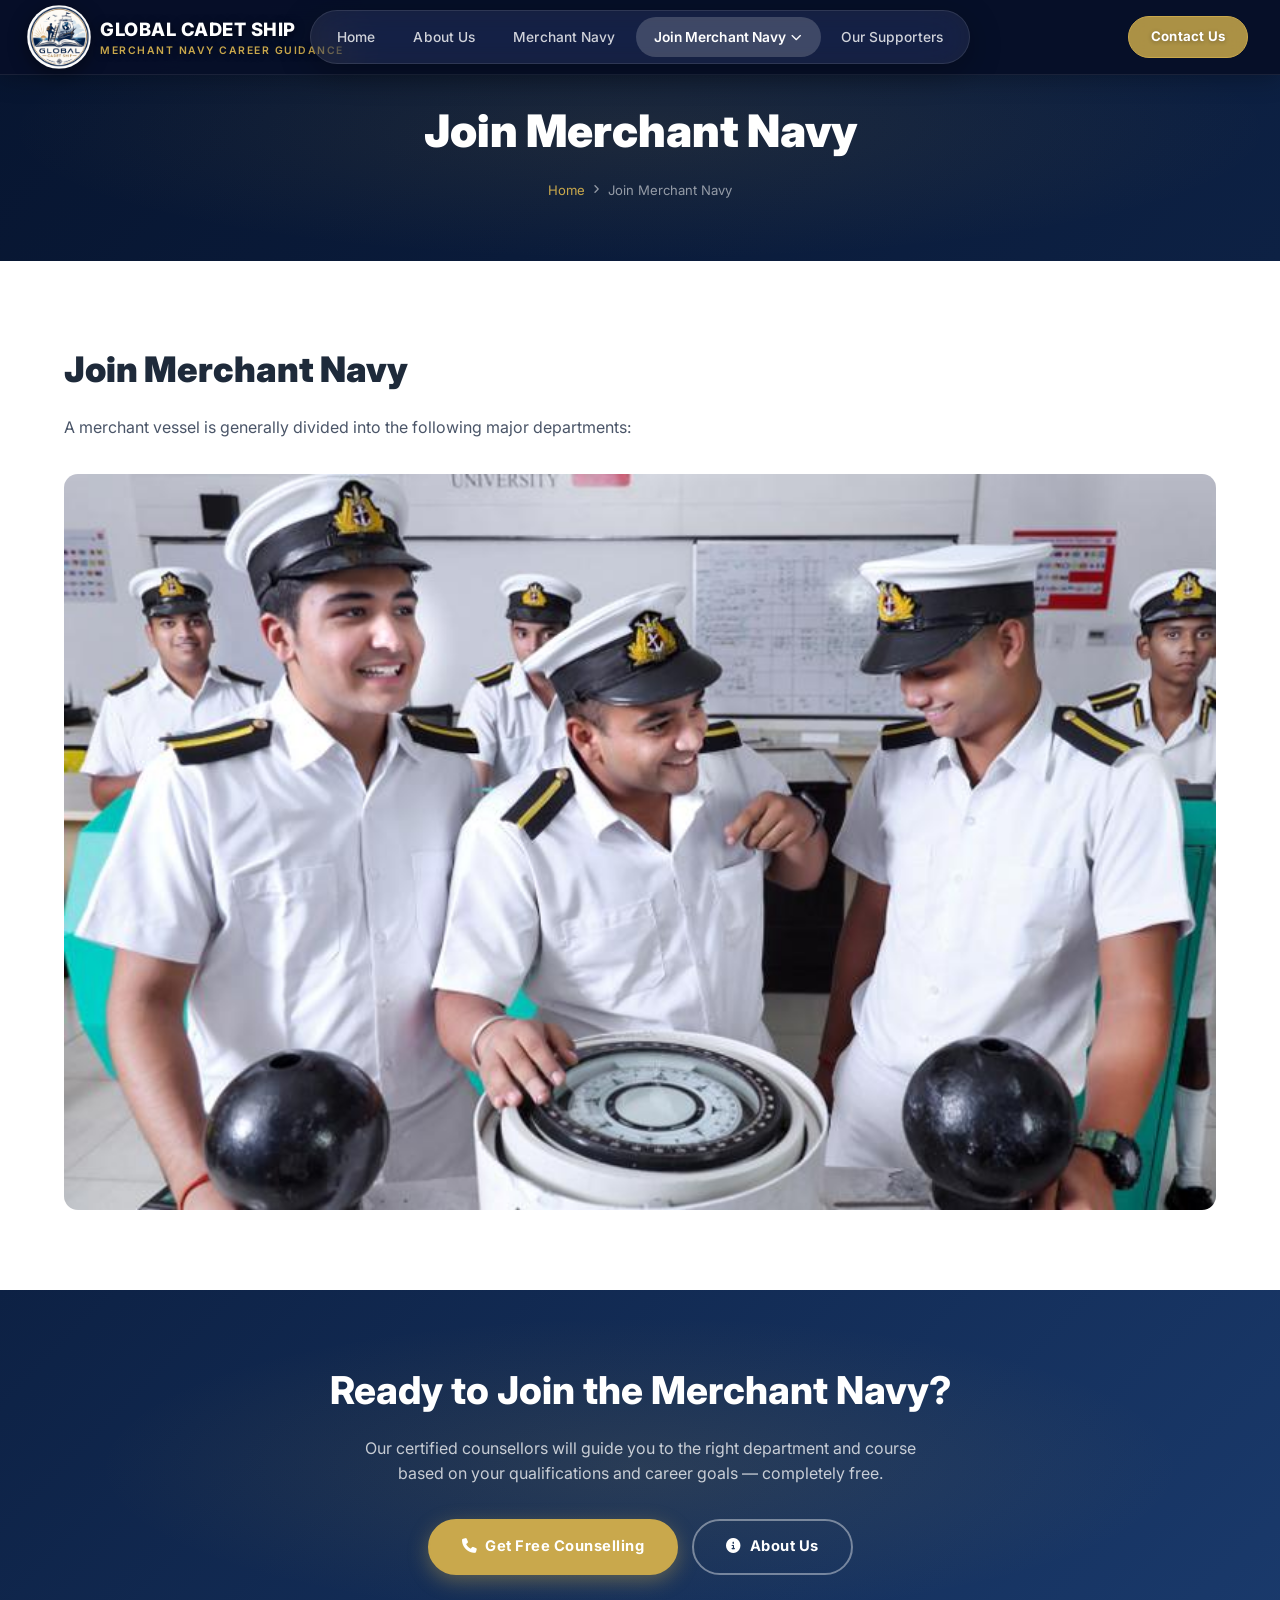
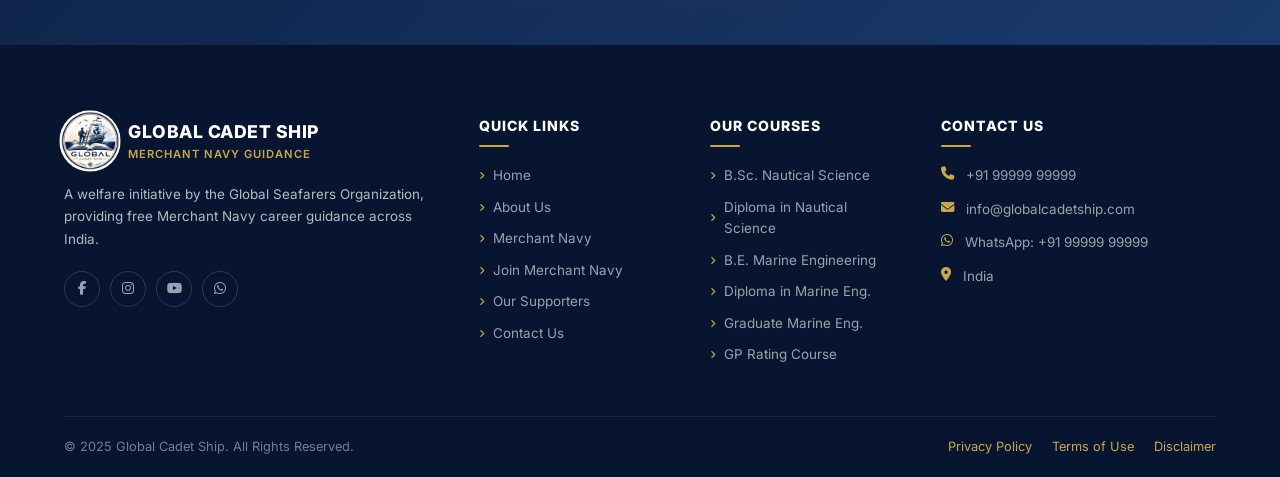
<file: courses.html>
<!DOCTYPE html>
<html lang="en">
<head>
  <meta charset="UTF-8" />
  <meta name="viewport" content="width=device-width, initial-scale=1.0" />
  <title>Join Merchant Navy – Global Cadet Ship</title>
  <meta name="description" content="Join the Merchant Navy – Explore departments, career paths and DGS-approved courses for Deck, Engine, ETO, GP Rating and Saloon departments." />
  <link rel="stylesheet" href="assets/css/style.css" />
  <link rel="stylesheet" href="https://cdnjs.cloudflare.com/ajax/libs/font-awesome/6.5.0/css/all.min.css" />
  <link href="https://fonts.googleapis.com/css2?family=Inter:wght@400;500;600;700;800;900&display=swap" rel="stylesheet" />
  <style>
    body { font-family: 'Inter', 'Segoe UI', Arial, sans-serif; }
    .dept-section { padding: 56px 0; border-bottom: 1px solid var(--gray-light); }
    .dept-section:last-child { border-bottom: none; }
    .dept-header { display: flex; align-items: center; gap: 16px; margin-bottom: 20px; }
    .dept-icon { width: 52px; height: 52px; border-radius: 14px; background: var(--navy); display: flex; align-items: center; justify-content: center; flex-shrink: 0; }
    .dept-icon i { color: var(--gold); font-size: 1.3rem; }
    .dept-header h2 { font-size: 1.6rem; font-weight: 800; color: var(--text-dark); margin: 0; }
    .dept-intro { font-size: 0.95rem; color: var(--text-body); line-height: 1.8; margin-bottom: 20px; }
    .resp-grid { display: grid; grid-template-columns: repeat(auto-fill, minmax(180px, 1fr)); gap: 10px; margin: 20px 0 28px; }
    .resp-item { display: flex; align-items: center; gap: 10px; background: var(--off-white); border: 1px solid var(--gray-light); border-radius: var(--radius); padding: 10px 14px; font-size: 0.84rem; font-weight: 600; color: var(--text-dark); }
    .resp-item i { color: var(--gold); font-size: 0.85rem; flex-shrink: 0; }
    .dept-layout { display: grid; grid-template-columns: 1fr 1fr; gap: 40px; align-items: start; }
    .dept-layout.reverse { direction: rtl; }
    .dept-layout.reverse > * { direction: ltr; }
    @media(max-width:860px){ .dept-layout, .dept-layout.reverse { grid-template-columns: 1fr; direction: ltr; } }
    .dept-photo { border-radius: var(--radius-lg); overflow: hidden; }
    .dept-career h3 { font-size: 1rem; font-weight: 800; color: var(--navy); margin-bottom: 16px; display: flex; align-items: center; gap: 8px; }
    .dept-career h3 i { color: var(--gold); }
    .intro-banner { background: var(--navy); border-radius: var(--radius-lg); padding: 32px 40px; margin: 40px 0 0; display: flex; align-items: center; gap: 24px; }
    .intro-banner i { color: var(--gold); font-size: 2.5rem; flex-shrink: 0; }
    .intro-banner p { color: rgba(255,255,255,0.9); font-size: 1.05rem; line-height: 1.7; margin: 0; font-weight: 500; }
    @media(max-width:600px){ .intro-banner { flex-direction: column; text-align: center; padding: 24px; } }
  </style>
</head>
<body>

<!-- NAVBAR -->
<nav class="navbar-pill-wrap page-nav" id="mainNav">
  <div class="pill-logo-group">
    <a href="index.html" class="pill-logo">
      <img src="assets/images/logo.png" alt="Global Cadet Ship" />
    </a>
    <div class="pill-brand-beside">
      <span class="pbb-name">Global Cadet Ship</span>
      <span class="pbb-sub">Merchant Navy Career Guidance</span>
    </div>
  </div>
  <div class="nav-pill" id="navPill">
    <ul class="pill-menu">
      <li><a href="index.html" class="pill-link">Home</a></li>
      <li><a href="about.html" class="pill-link">About Us</a></li>
      <li><a href="merchant-navy.html" class="pill-link">Merchant Navy</a></li>
      <li class="pill-item-dropdown">
        <a href="courses.html" class="pill-link active">Join Merchant Navy <i class="fas fa-chevron-down"></i></a>
        <div class="pill-dropdown">
          <div class="pill-has-sub">
            <a href="courses/deck-department.html">Deck Department <i class="fas fa-chevron-right"></i></a>
            <div class="pill-sub-dropdown">
              <a href="courses/bsc-nautical-science.html">B.Sc. Nautical Science</a>
              <a href="courses/dns.html">Diploma in Nautical Science (DNS)</a>
            </div>
          </div>
          <div class="pill-has-sub">
            <a href="courses/engine-department.html">Engine Department <i class="fas fa-chevron-right"></i></a>
            <div class="pill-sub-dropdown">
              <a href="courses/be-marine-engineering.html">B.E. Marine Engineering</a>
              <a href="courses/dme.html">Diploma in Marine Engineering</a>
              <a href="courses/gme.html">Graduate Marine Engineering (GME)</a>
            </div>
          </div>
          <a href="#">Saloon Department</a>
          <a href="#">ETO Department</a>
          <a href="courses/gp-rating.html">GPR Department</a>
        </div>
      </li>
      <li><a href="supporters.html" class="pill-link">Our Supporters</a></li>
    </ul>
  </div>
  <a href="contact.html" class="pill-cta">Contact Us</a>
  <div class="pill-hamburger" id="pillHamburger"><span></span><span></span><span></span></div>
</nav>

<!-- PAGE HERO -->
<div class="page-hero" style="padding-top:96px;">
  <div class="container">
    <h1>Join Merchant Navy</h1>
    <div class="breadcrumb">
      <a href="index.html">Home</a>
      <i class="fas fa-angle-right"></i>
      <span>Join Merchant Navy</span>
    </div>
  </div>
</div>

<section class="section">
  <div class="container">
    <h1 style="font-size:2.2rem; font-weight:900; color:var(--text-dark); margin-bottom:16px;">Join Merchant Navy</h1>
    <p style="font-size:1rem; color:var(--text-body); line-height:1.8; margin-bottom:32px;">A merchant vessel is generally divided into the following major departments:</p>

    <img src="assets/images/join-merchant-navy.jpeg" alt="Merchant Navy Cadets" style="width:100%; height:auto; display:block; border-radius:var(--radius-lg);" />
  </div>
</section>

<!-- CTA -->
<div class="cta-banner">
  <div class="container">
    <h2>Ready to Join the Merchant Navy?</h2>
    <p>Our certified counsellors will guide you to the right department and course based on your qualifications and career goals — completely free.</p>
    <div class="cta-buttons">
      <a href="contact.html" class="btn-primary"><i class="fas fa-phone"></i> Get Free Counselling</a>
      <a href="about.html" class="btn-outline"><i class="fas fa-info-circle"></i> About Us</a>
    </div>
  </div>
</div>

<!-- FOOTER -->
<footer class="footer">
  <div class="container">
    <div class="footer-grid">
      <div>
        <div class="footer-brand">
          <img src="assets/images/logo.png" alt="Global Cadet Ship" />
          <div class="footer-brand-text">
            <div class="name">Global Cadet Ship</div>
            <div class="tagline">Merchant Navy Guidance</div>
          </div>
        </div>
        <p class="footer-desc">A welfare initiative by the Global Seafarers Organization, providing free Merchant Navy career guidance across India.</p>
        <div class="footer-social">
          <a href="#"><i class="fab fa-facebook-f"></i></a>
          <a href="#"><i class="fab fa-instagram"></i></a>
          <a href="#"><i class="fab fa-youtube"></i></a>
          <a href="#"><i class="fab fa-whatsapp"></i></a>
        </div>
      </div>
      <div class="footer-col">
        <h4>Quick Links</h4>
        <ul class="footer-links">
          <li><a href="index.html"><i class="fas fa-angle-right"></i> Home</a></li>
          <li><a href="about.html"><i class="fas fa-angle-right"></i> About Us</a></li>
          <li><a href="merchant-navy.html"><i class="fas fa-angle-right"></i> Merchant Navy</a></li>
          <li><a href="courses.html"><i class="fas fa-angle-right"></i> Join Merchant Navy</a></li>
          <li><a href="supporters.html"><i class="fas fa-angle-right"></i> Our Supporters</a></li>
          <li><a href="contact.html"><i class="fas fa-angle-right"></i> Contact Us</a></li>
        </ul>
      </div>
      <div class="footer-col">
        <h4>Our Courses</h4>
        <ul class="footer-links">
          <li><a href="courses/bsc-nautical-science.html"><i class="fas fa-angle-right"></i> B.Sc. Nautical Science</a></li>
          <li><a href="courses/dns.html"><i class="fas fa-angle-right"></i> Diploma in Nautical Science</a></li>
          <li><a href="courses/be-marine-engineering.html"><i class="fas fa-angle-right"></i> B.E. Marine Engineering</a></li>
          <li><a href="courses/dme.html"><i class="fas fa-angle-right"></i> Diploma in Marine Eng.</a></li>
          <li><a href="courses/gme.html"><i class="fas fa-angle-right"></i> Graduate Marine Eng.</a></li>
          <li><a href="courses/gp-rating.html"><i class="fas fa-angle-right"></i> GP Rating Course</a></li>
        </ul>
      </div>
      <div class="footer-col">
        <h4>Contact Us</h4>
        <div class="footer-contact">
          <div class="footer-contact-item"><i class="fas fa-phone"></i><span>+91 99999 99999</span></div>
          <div class="footer-contact-item"><i class="fas fa-envelope"></i><span>info@globalcadetship.com</span></div>
          <div class="footer-contact-item"><i class="fab fa-whatsapp"></i><span>WhatsApp: +91 99999 99999</span></div>
          <div class="footer-contact-item"><i class="fas fa-map-marker-alt"></i><span>India</span></div>
        </div>
      </div>
    </div>
    <div class="footer-bottom">
      <span>&copy; 2025 Global Cadet Ship. All Rights Reserved.</span>
      <div class="footer-bottom-links">
        <a href="#">Privacy Policy</a>
        <a href="#">Terms of Use</a>
        <a href="#">Disclaimer</a>
      </div>
    </div>
  </div>
</footer>
<button class="back-to-top"><i class="fas fa-arrow-up"></i></button>
<script src="assets/js/main.js"></script>
</body>
</html>
</file>
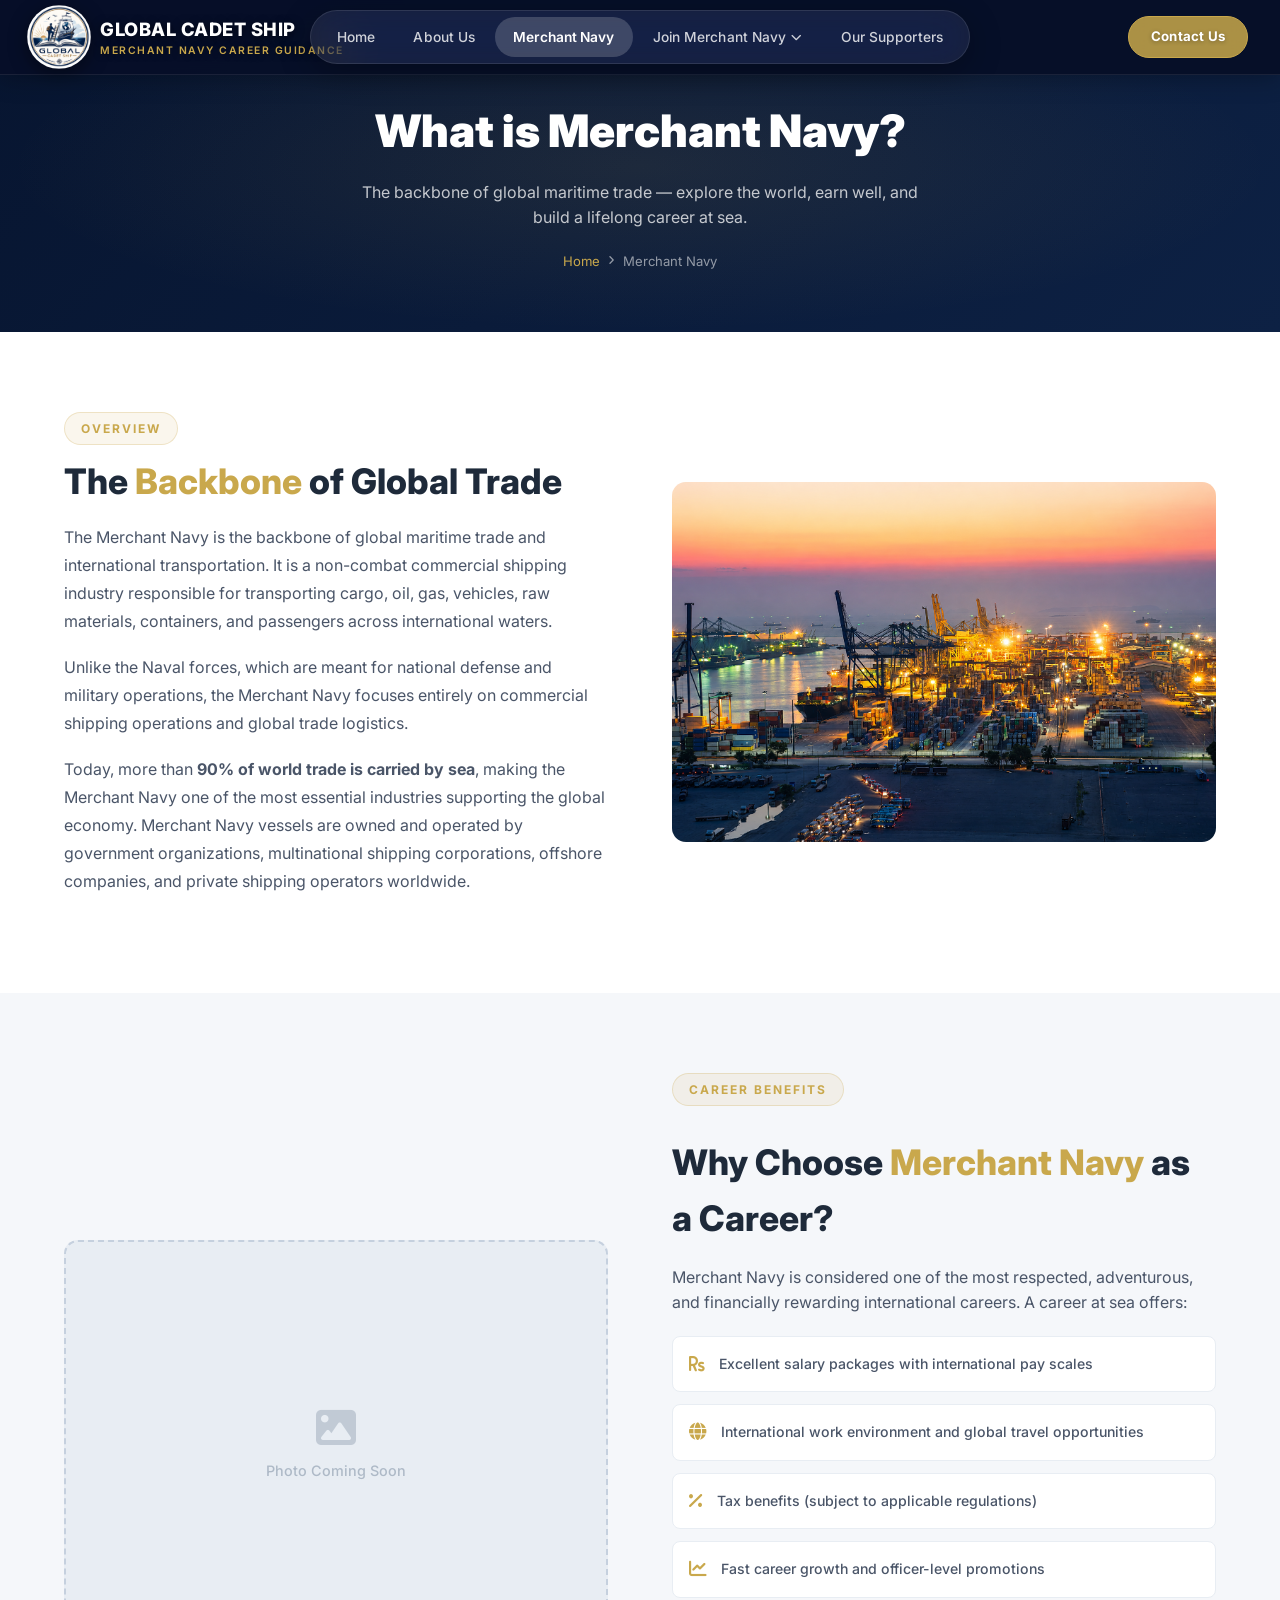
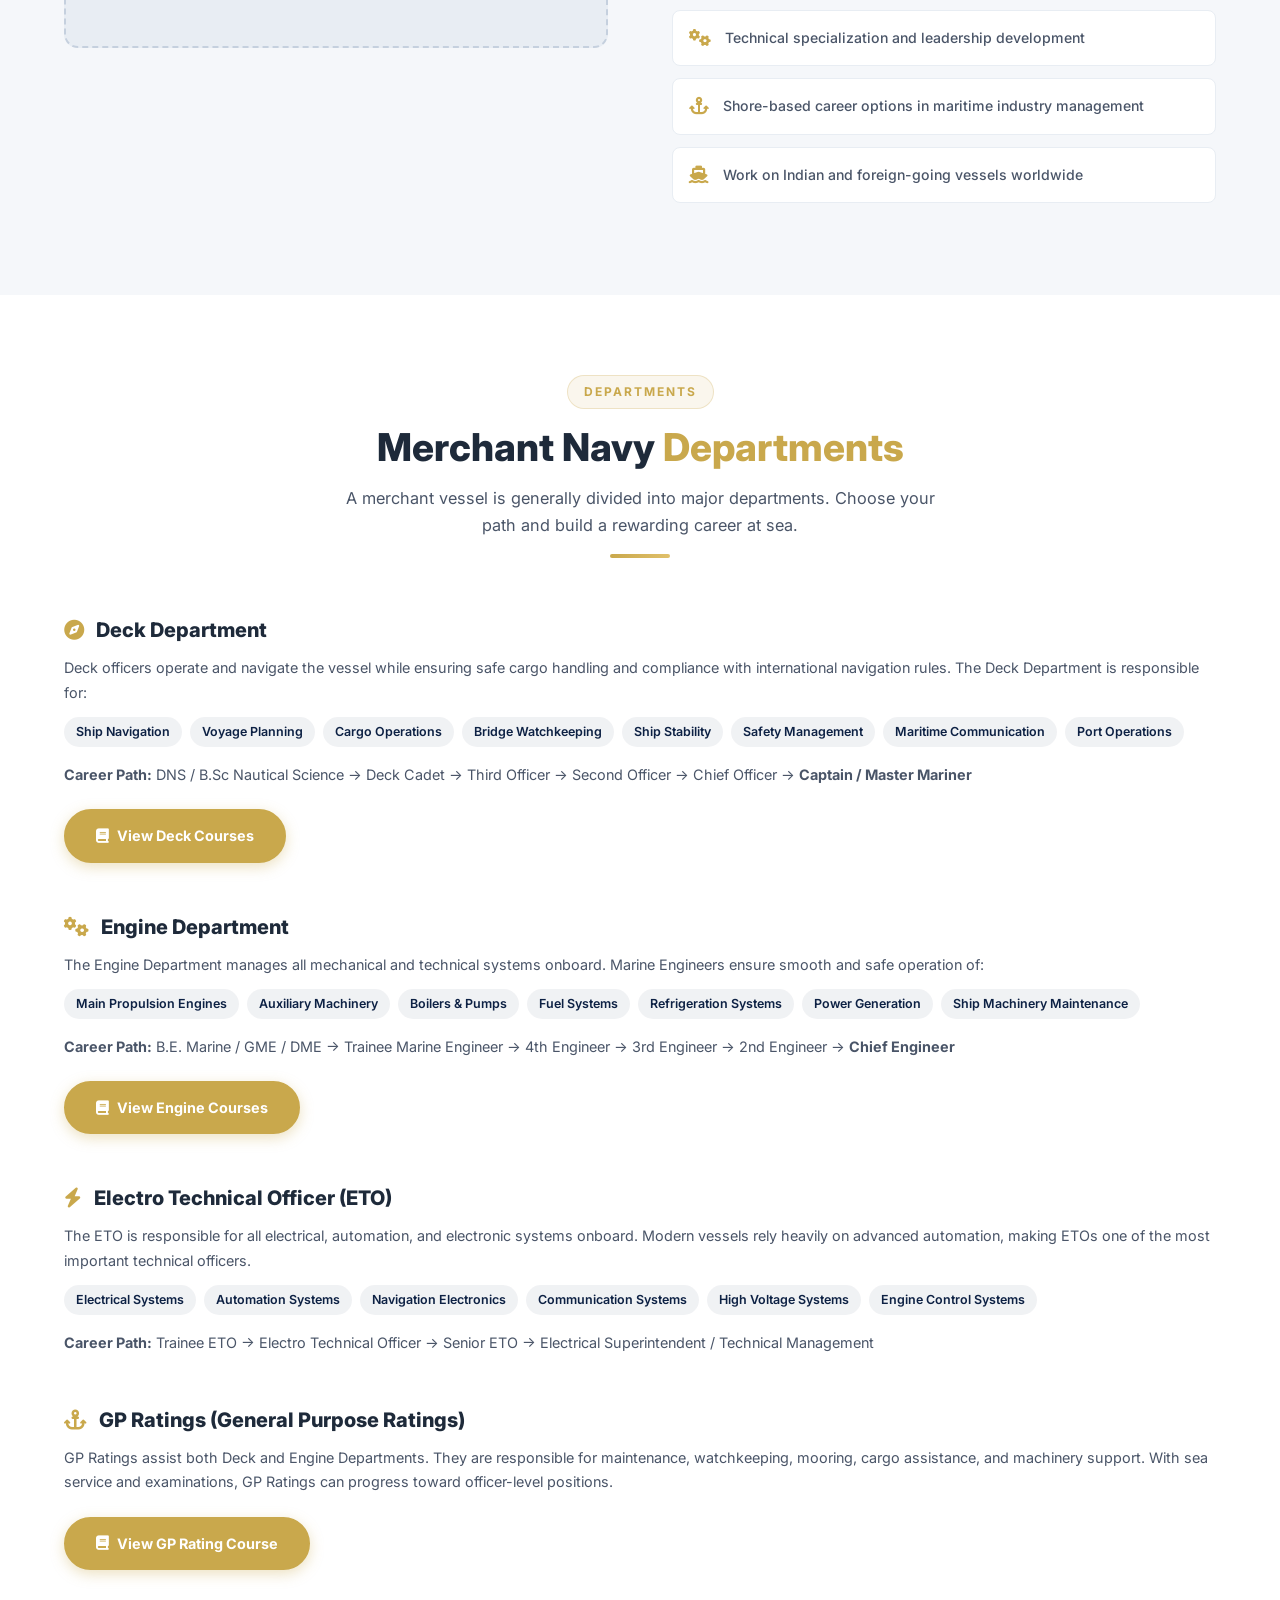
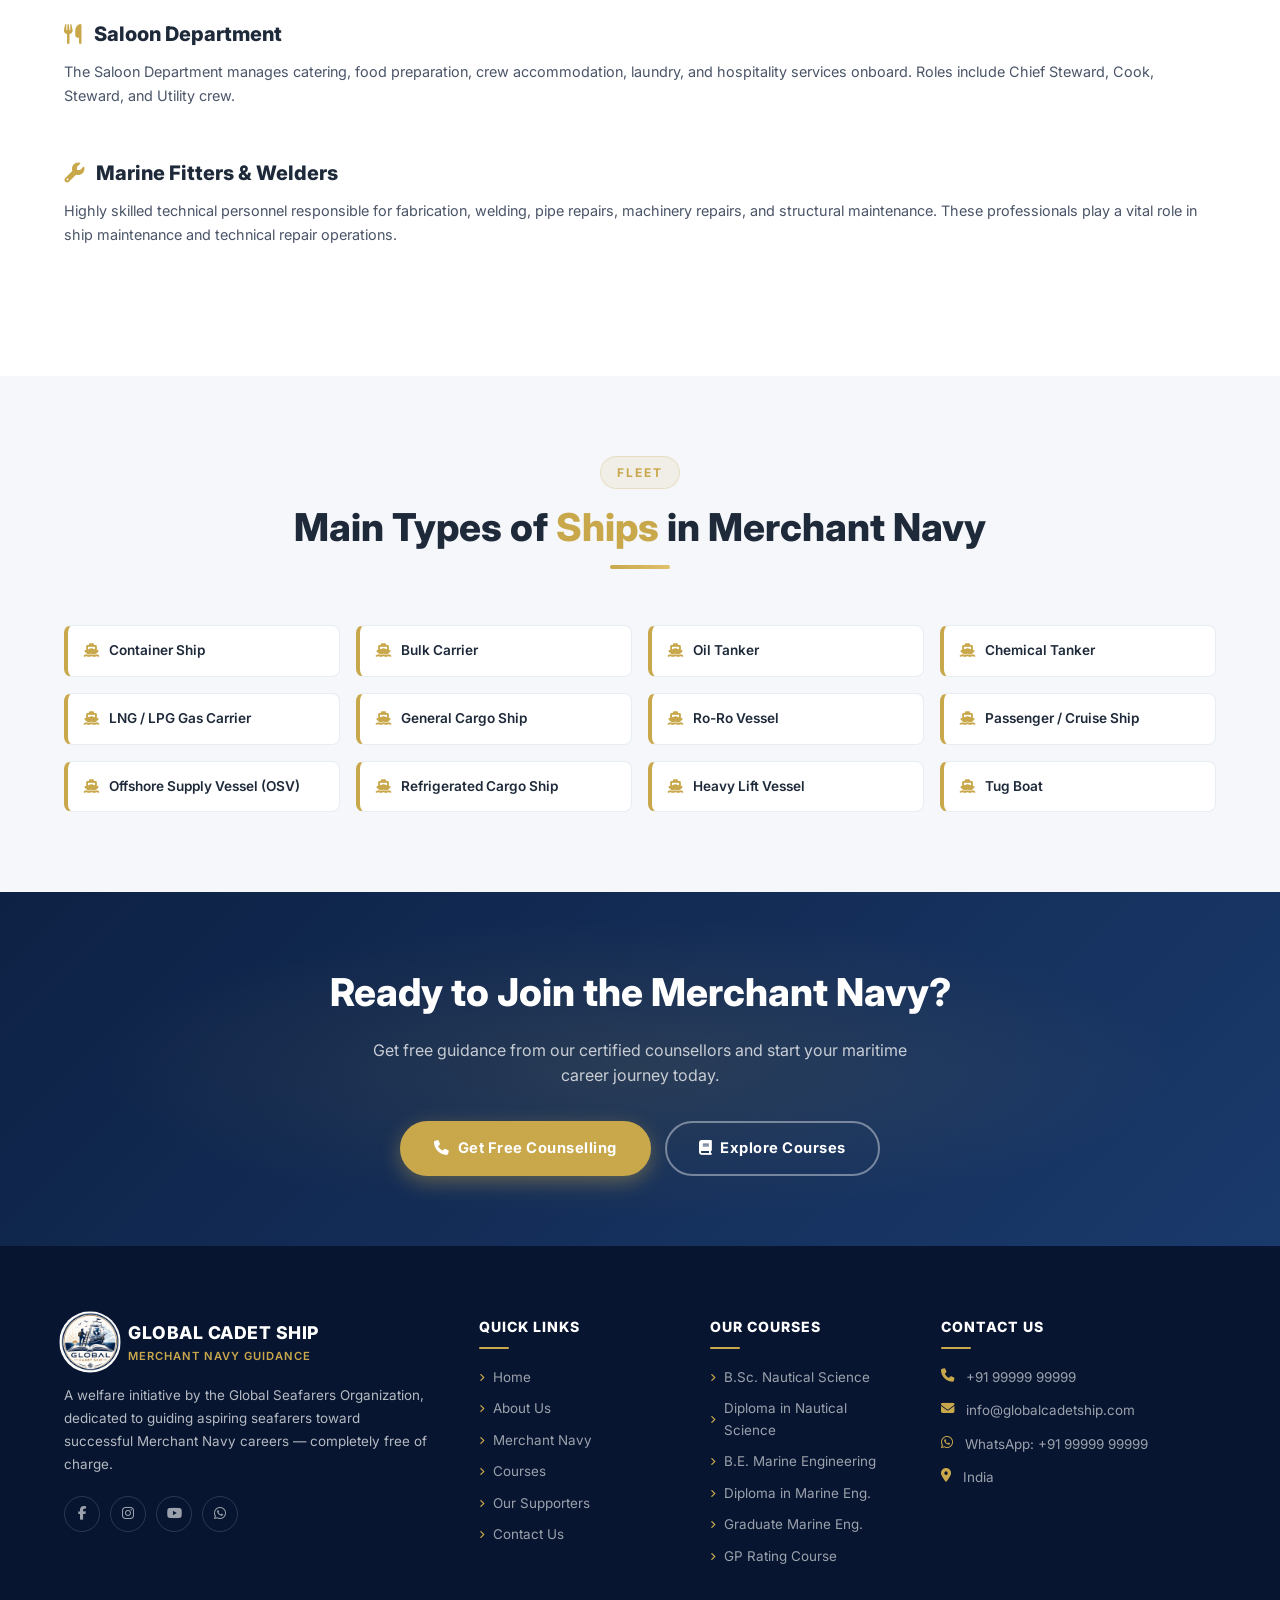
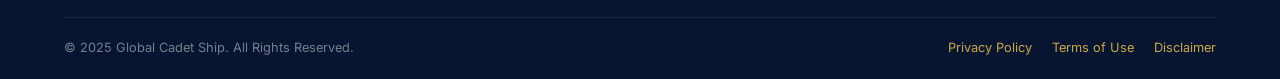
<file: merchant-navy.html>
<!DOCTYPE html>
<html lang="en">
<head>
  <meta charset="UTF-8" />
  <meta name="viewport" content="width=device-width, initial-scale=1.0" />
  <title>What is Merchant Navy – Global Cadet Ship</title>
  <meta name="description" content="Learn everything about Merchant Navy – career paths, departments, types of ships, and how to join the merchant fleet." />
  <link rel="stylesheet" href="assets/css/style.css" />
  <link rel="stylesheet" href="https://cdnjs.cloudflare.com/ajax/libs/font-awesome/6.5.0/css/all.min.css" />
  <link href="https://fonts.googleapis.com/css2?family=Inter:wght@400;500;600;700;800;900&display=swap" rel="stylesheet" />
  <style>
    body { font-family: 'Inter', 'Segoe UI', Arial, sans-serif; }
    .mn-intro { background: var(--off-white); }
    .ships-grid { display: grid; grid-template-columns: repeat(4,1fr); gap: 16px; }
    .ship-tag {
      background: var(--white);
      border: 1px solid var(--gray-light);
      border-left: 4px solid var(--gold);
      border-radius: var(--radius);
      padding: 14px 16px;
      font-size: 0.85rem;
      font-weight: 600;
      color: var(--text-dark);
      display: flex; align-items: center; gap: 10px;
    }
    .ship-tag i { color: var(--gold); }
    @media(max-width:768px){ .ships-grid { grid-template-columns: repeat(2,1fr); } }
    @media(max-width:480px){ .ships-grid { grid-template-columns: 1fr; } }
    .career-benefit {
      display: flex; align-items: flex-start; gap: 14px;
      padding: 16px;
      background: var(--white);
      border-radius: var(--radius);
      border: 1px solid var(--gray-light);
      margin-bottom: 12px;
      transition: box-shadow 0.2s;
    }
    .career-benefit:hover { box-shadow: var(--shadow); }
    .career-benefit i { color: var(--gold); font-size: 1.1rem; margin-top: 2px; flex-shrink:0; }
    .career-benefit span { font-size: 0.88rem; color: var(--text-body); font-weight: 500; }
    .dept-detail { margin-bottom: 48px; }
    .dept-detail h3 { font-size: 1.25rem; font-weight: 800; color: var(--text-dark); margin-bottom: 10px; display: flex; align-items: center; gap: 12px; }
    .dept-detail h3 i { color: var(--gold); }
    .dept-detail p { font-size: 0.9rem; color: var(--text-body); line-height: 1.7; margin-bottom: 12px; }
    .resp-list { display: flex; flex-wrap: wrap; gap: 8px; margin-bottom: 16px; }
    .resp-tag { background: rgba(13,33,68,0.06); color: var(--navy); font-size: 0.78rem; font-weight: 600; padding: 5px 12px; border-radius: 50px; }
  </style>
</head>
<body>

<!-- NAVBAR -->
<nav class="navbar-pill-wrap page-nav" id="mainNav">
  <div class="pill-logo-group">
    <a href="index.html" class="pill-logo">
      <img src="assets/images/logo.png" alt="Global Cadet Ship" />
    </a>
    <div class="pill-brand-beside">
      <span class="pbb-name">Global Cadet Ship</span>
      <span class="pbb-sub">Merchant Navy Career Guidance</span>
    </div>
  </div>
  <div class="nav-pill" id="navPill">
    <ul class="pill-menu">
      <li><a href="index.html" class="pill-link">Home</a></li>
      <li><a href="about.html" class="pill-link">About Us</a></li>
      <li><a href="merchant-navy.html" class="pill-link active">Merchant Navy</a></li>
            <li class="pill-item-dropdown">
        <a href="courses.html" class="pill-link">Join Merchant Navy <i class="fas fa-chevron-down"></i></a>
        <div class="pill-dropdown">
          <div class="pill-has-sub">
            <a href="courses/deck-department.html">Deck Department <i class="fas fa-chevron-right"></i></a>
            <div class="pill-sub-dropdown">
              <a href="courses/bsc-nautical-science.html">B.Sc. Nautical Science</a>
              <a href="courses/dns.html">Diploma in Nautical Science (DNS)</a>
            </div>
          </div>
          <div class="pill-has-sub">
            <a href="courses/engine-department.html">Engine Department <i class="fas fa-chevron-right"></i></a>
            <div class="pill-sub-dropdown">
              <a href="courses/be-marine-engineering.html">B.E. Marine Engineering</a>
              <a href="courses/dme.html">Diploma in Marine Engineering</a>
              <a href="courses/gme.html">Graduate Marine Engineering (GME)</a>
            </div>
          </div>
          <a href="#">Saloon Department</a>
          <a href="#">ETO Department</a>
          <a href="courses/gp-rating.html">GPR Department</a>
        </div>
      </li>
      <li><a href="supporters.html" class="pill-link">Our Supporters</a></li>
    </ul>
  </div>
  <a href="contact.html" class="pill-cta">Contact Us</a>
  <div class="pill-hamburger" id="pillHamburger"><span></span><span></span><span></span></div>
</nav>

<!-- PAGE HERO -->
<div class="page-hero" style="padding-top:96px;">
  <div class="container">
    <h1>What is Merchant Navy?</h1>
    <p>The backbone of global maritime trade — explore the world, earn well, and build a lifelong career at sea.</p>
    <div class="breadcrumb">
      <a href="index.html">Home</a>
      <i class="fas fa-angle-right"></i>
      <span>Merchant Navy</span>
    </div>
  </div>
</div>

<!-- WHAT IS MN -->
<section class="section">
  <div class="container">
    <div class="about-grid">
      <div class="about-content">
        <span class="section-badge">Overview</span>
        <h2>The <span>Backbone</span> of Global Trade</h2>
        <p>The Merchant Navy is the backbone of global maritime trade and international transportation. It is a non-combat commercial shipping industry responsible for transporting cargo, oil, gas, vehicles, raw materials, containers, and passengers across international waters.</p>
        <p>Unlike the Naval forces, which are meant for national defense and military operations, the Merchant Navy focuses entirely on commercial shipping operations and global trade logistics.</p>
        <p>Today, more than <strong>90% of world trade is carried by sea</strong>, making the Merchant Navy one of the most essential industries supporting the global economy. Merchant Navy vessels are owned and operated by government organizations, multinational shipping corporations, offshore companies, and private shipping operators worldwide.</p>
      </div>
      <div class="about-image">
        <img src="assets/images/port-night.png" alt="Container Port at Night" style="width:100%; height:360px; object-fit:cover; border-radius:var(--radius-lg); display:block;" />
      </div>
    </div>
  </div>
</section>

<!-- CAREER BENEFITS -->
<section class="section section-bg">
  <div class="container">
    <div class="why-grid">
      <div class="why-image">
        <div class="img-placeholder" style="min-height:360px;">
          <i class="fas fa-image"></i>
          <span>Photo Coming Soon</span>
        </div>
      </div>
      <div class="why-content">
        <span class="section-badge">Career Benefits</span>
        <h2>Why Choose <span>Merchant Navy</span> as a Career?</h2>
        <p>Merchant Navy is considered one of the most respected, adventurous, and financially rewarding international careers. A career at sea offers:</p>
        <div style="margin-top:20px;">
          <div class="career-benefit"><i class="fas fa-rupee-sign"></i><span>Excellent salary packages with international pay scales</span></div>
          <div class="career-benefit"><i class="fas fa-globe"></i><span>International work environment and global travel opportunities</span></div>
          <div class="career-benefit"><i class="fas fa-percentage"></i><span>Tax benefits (subject to applicable regulations)</span></div>
          <div class="career-benefit"><i class="fas fa-chart-line"></i><span>Fast career growth and officer-level promotions</span></div>
          <div class="career-benefit"><i class="fas fa-cogs"></i><span>Technical specialization and leadership development</span></div>
          <div class="career-benefit"><i class="fas fa-anchor"></i><span>Shore-based career options in maritime industry management</span></div>
          <div class="career-benefit"><i class="fas fa-ship"></i><span>Work on Indian and foreign-going vessels worldwide</span></div>
        </div>
      </div>
    </div>
  </div>
</section>

<!-- DEPARTMENTS -->
<section class="section">
  <div class="container">
    <div class="section-header">
      <span class="section-badge">Departments</span>
      <h2>Merchant Navy <span>Departments</span></h2>
      <p>A merchant vessel is generally divided into major departments. Choose your path and build a rewarding career at sea.</p>
      <div class="divider"></div>
    </div>

    <!-- Deck -->
    <div class="dept-detail">
      <h3><i class="fas fa-compass"></i> Deck Department</h3>
      <p>Deck officers operate and navigate the vessel while ensuring safe cargo handling and compliance with international navigation rules. The Deck Department is responsible for:</p>
      <div class="resp-list">
        <span class="resp-tag">Ship Navigation</span>
        <span class="resp-tag">Voyage Planning</span>
        <span class="resp-tag">Cargo Operations</span>
        <span class="resp-tag">Bridge Watchkeeping</span>
        <span class="resp-tag">Ship Stability</span>
        <span class="resp-tag">Safety Management</span>
        <span class="resp-tag">Maritime Communication</span>
        <span class="resp-tag">Port Operations</span>
      </div>
      <p><strong>Career Path:</strong> DNS / B.Sc Nautical Science → Deck Cadet → Third Officer → Second Officer → Chief Officer → <strong>Captain / Master Mariner</strong></p>
      <a href="courses/bsc-nautical-science.html" class="btn-gold" style="display:inline-flex; margin-top:10px;"><i class="fas fa-book"></i> View Deck Courses</a>
    </div>

    <!-- Engine -->
    <div class="dept-detail">
      <h3><i class="fas fa-cogs"></i> Engine Department</h3>
      <p>The Engine Department manages all mechanical and technical systems onboard. Marine Engineers ensure smooth and safe operation of:</p>
      <div class="resp-list">
        <span class="resp-tag">Main Propulsion Engines</span>
        <span class="resp-tag">Auxiliary Machinery</span>
        <span class="resp-tag">Boilers &amp; Pumps</span>
        <span class="resp-tag">Fuel Systems</span>
        <span class="resp-tag">Refrigeration Systems</span>
        <span class="resp-tag">Power Generation</span>
        <span class="resp-tag">Ship Machinery Maintenance</span>
      </div>
      <p><strong>Career Path:</strong> B.E. Marine / GME / DME → Trainee Marine Engineer → 4th Engineer → 3rd Engineer → 2nd Engineer → <strong>Chief Engineer</strong></p>
      <a href="courses/be-marine-engineering.html" class="btn-gold" style="display:inline-flex; margin-top:10px;"><i class="fas fa-book"></i> View Engine Courses</a>
    </div>

    <!-- ETO -->
    <div class="dept-detail">
      <h3><i class="fas fa-bolt"></i> Electro Technical Officer (ETO)</h3>
      <p>The ETO is responsible for all electrical, automation, and electronic systems onboard. Modern vessels rely heavily on advanced automation, making ETOs one of the most important technical officers.</p>
      <div class="resp-list">
        <span class="resp-tag">Electrical Systems</span>
        <span class="resp-tag">Automation Systems</span>
        <span class="resp-tag">Navigation Electronics</span>
        <span class="resp-tag">Communication Systems</span>
        <span class="resp-tag">High Voltage Systems</span>
        <span class="resp-tag">Engine Control Systems</span>
      </div>
      <p><strong>Career Path:</strong> Trainee ETO → Electro Technical Officer → Senior ETO → Electrical Superintendent / Technical Management</p>
    </div>

    <!-- GP Rating -->
    <div class="dept-detail">
      <h3><i class="fas fa-anchor"></i> GP Ratings (General Purpose Ratings)</h3>
      <p>GP Ratings assist both Deck and Engine Departments. They are responsible for maintenance, watchkeeping, mooring, cargo assistance, and machinery support. With sea service and examinations, GP Ratings can progress toward officer-level positions.</p>
      <a href="courses/gp-rating.html" class="btn-gold" style="display:inline-flex; margin-top:10px;"><i class="fas fa-book"></i> View GP Rating Course</a>
    </div>

    <!-- Saloon -->
    <div class="dept-detail">
      <h3><i class="fas fa-utensils"></i> Saloon Department</h3>
      <p>The Saloon Department manages catering, food preparation, crew accommodation, laundry, and hospitality services onboard. Roles include Chief Steward, Cook, Steward, and Utility crew.</p>
    </div>

    <!-- Fitters -->
    <div class="dept-detail">
      <h3><i class="fas fa-wrench"></i> Marine Fitters &amp; Welders</h3>
      <p>Highly skilled technical personnel responsible for fabrication, welding, pipe repairs, machinery repairs, and structural maintenance. These professionals play a vital role in ship maintenance and technical repair operations.</p>
    </div>
  </div>
</section>

<!-- SHIP TYPES -->
<section class="section section-bg">
  <div class="container">
    <div class="section-header">
      <span class="section-badge">Fleet</span>
      <h2>Main Types of <span>Ships</span> in Merchant Navy</h2>
      <div class="divider"></div>
    </div>
    <div class="ships-grid">
      <div class="ship-tag"><i class="fas fa-ship"></i> Container Ship</div>
      <div class="ship-tag"><i class="fas fa-ship"></i> Bulk Carrier</div>
      <div class="ship-tag"><i class="fas fa-ship"></i> Oil Tanker</div>
      <div class="ship-tag"><i class="fas fa-ship"></i> Chemical Tanker</div>
      <div class="ship-tag"><i class="fas fa-ship"></i> LNG / LPG Gas Carrier</div>
      <div class="ship-tag"><i class="fas fa-ship"></i> General Cargo Ship</div>
      <div class="ship-tag"><i class="fas fa-ship"></i> Ro-Ro Vessel</div>
      <div class="ship-tag"><i class="fas fa-ship"></i> Passenger / Cruise Ship</div>
      <div class="ship-tag"><i class="fas fa-ship"></i> Offshore Supply Vessel (OSV)</div>
      <div class="ship-tag"><i class="fas fa-ship"></i> Refrigerated Cargo Ship</div>
      <div class="ship-tag"><i class="fas fa-ship"></i> Heavy Lift Vessel</div>
      <div class="ship-tag"><i class="fas fa-ship"></i> Tug Boat</div>
    </div>
  </div>
</section>

<!-- CTA -->
<div class="cta-banner">
  <div class="container">
    <h2>Ready to Join the Merchant Navy?</h2>
    <p>Get free guidance from our certified counsellors and start your maritime career journey today.</p>
    <div class="cta-buttons">
      <a href="contact.html" class="btn-primary"><i class="fas fa-phone"></i> Get Free Counselling</a>
      <a href="courses.html" class="btn-outline"><i class="fas fa-book"></i> Explore Courses</a>
    </div>
  </div>
</div>

<!-- FOOTER -->
<footer class="footer">
  <div class="container">
    <div class="footer-grid">
      <div>
        <div class="footer-brand">
          <img src="assets/images/logo.png" alt="Global Cadet Ship" />
          <div class="footer-brand-text">
            <div class="name">Global Cadet Ship</div>
            <div class="tagline">Merchant Navy Guidance</div>
          </div>
        </div>
        <p class="footer-desc">A welfare initiative by the Global Seafarers Organization, dedicated to guiding aspiring seafarers toward successful Merchant Navy careers — completely free of charge.</p>
        <div class="footer-social">
          <a href="#"><i class="fab fa-facebook-f"></i></a>
          <a href="#"><i class="fab fa-instagram"></i></a>
          <a href="#"><i class="fab fa-youtube"></i></a>
          <a href="#"><i class="fab fa-whatsapp"></i></a>
        </div>
      </div>
      <div class="footer-col">
        <h4>Quick Links</h4>
        <ul class="footer-links">
          <li><a href="index.html"><i class="fas fa-angle-right"></i> Home</a></li>
          <li><a href="about.html"><i class="fas fa-angle-right"></i> About Us</a></li>
          <li><a href="merchant-navy.html"><i class="fas fa-angle-right"></i> Merchant Navy</a></li>
          <li><a href="courses.html"><i class="fas fa-angle-right"></i> Courses</a></li>
          <li><a href="supporters.html"><i class="fas fa-angle-right"></i> Our Supporters</a></li>
          <li><a href="contact.html"><i class="fas fa-angle-right"></i> Contact Us</a></li>
        </ul>
      </div>
      <div class="footer-col">
        <h4>Our Courses</h4>
        <ul class="footer-links">
          <li><a href="courses/bsc-nautical-science.html"><i class="fas fa-angle-right"></i> B.Sc. Nautical Science</a></li>
          <li><a href="courses/dns.html"><i class="fas fa-angle-right"></i> Diploma in Nautical Science</a></li>
          <li><a href="courses/be-marine-engineering.html"><i class="fas fa-angle-right"></i> B.E. Marine Engineering</a></li>
          <li><a href="courses/dme.html"><i class="fas fa-angle-right"></i> Diploma in Marine Eng.</a></li>
          <li><a href="courses/gme.html"><i class="fas fa-angle-right"></i> Graduate Marine Eng.</a></li>
          <li><a href="courses/gp-rating.html"><i class="fas fa-angle-right"></i> GP Rating Course</a></li>
        </ul>
      </div>
      <div class="footer-col">
        <h4>Contact Us</h4>
        <div class="footer-contact">
          <div class="footer-contact-item"><i class="fas fa-phone"></i><span>+91 99999 99999</span></div>
          <div class="footer-contact-item"><i class="fas fa-envelope"></i><span>info@globalcadetship.com</span></div>
          <div class="footer-contact-item"><i class="fab fa-whatsapp"></i><span>WhatsApp: +91 99999 99999</span></div>
          <div class="footer-contact-item"><i class="fas fa-map-marker-alt"></i><span>India</span></div>
        </div>
      </div>
    </div>
    <div class="footer-bottom">
      <span>&copy; 2025 Global Cadet Ship. All Rights Reserved.</span>
      <div class="footer-bottom-links">
        <a href="#">Privacy Policy</a>
        <a href="#">Terms of Use</a>
        <a href="#">Disclaimer</a>
      </div>
    </div>
  </div>
</footer>
<button class="back-to-top"><i class="fas fa-arrow-up"></i></button>
<script src="assets/js/main.js"></script>
</body>
</html>
</file>
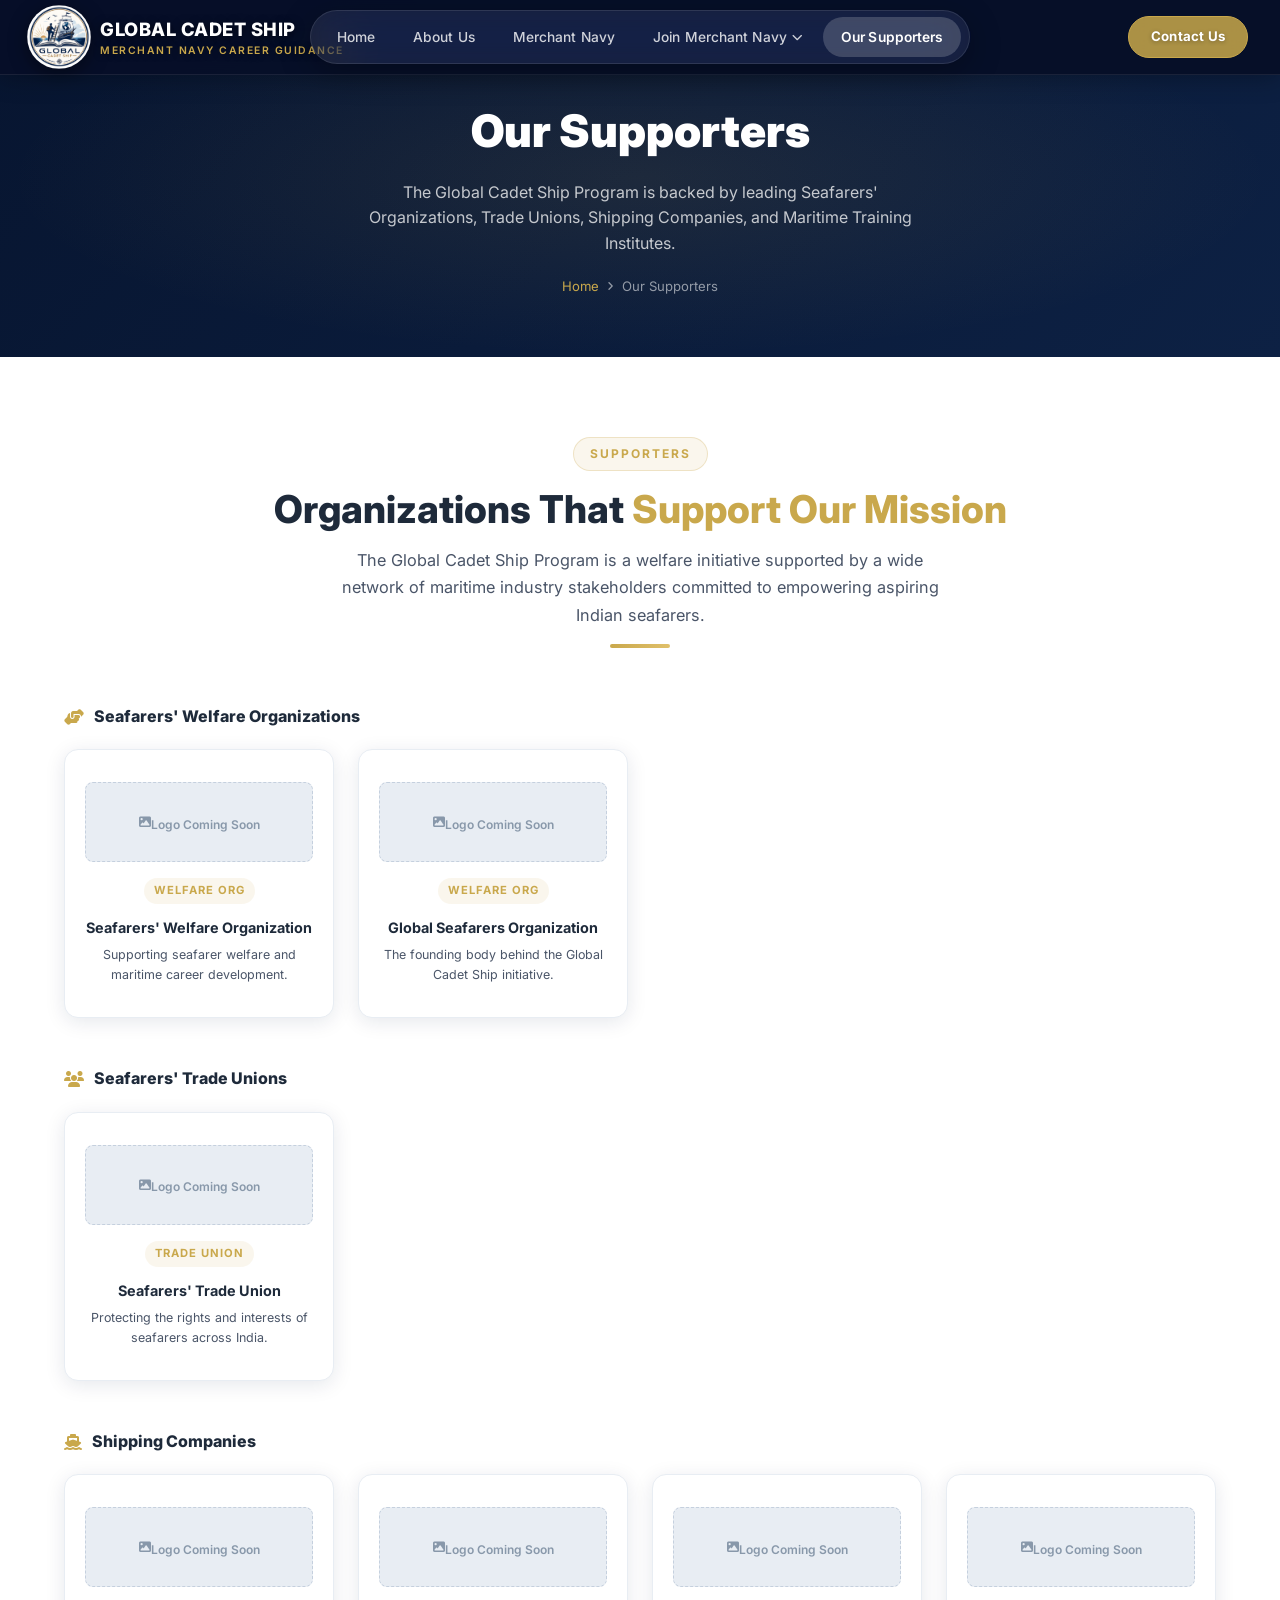
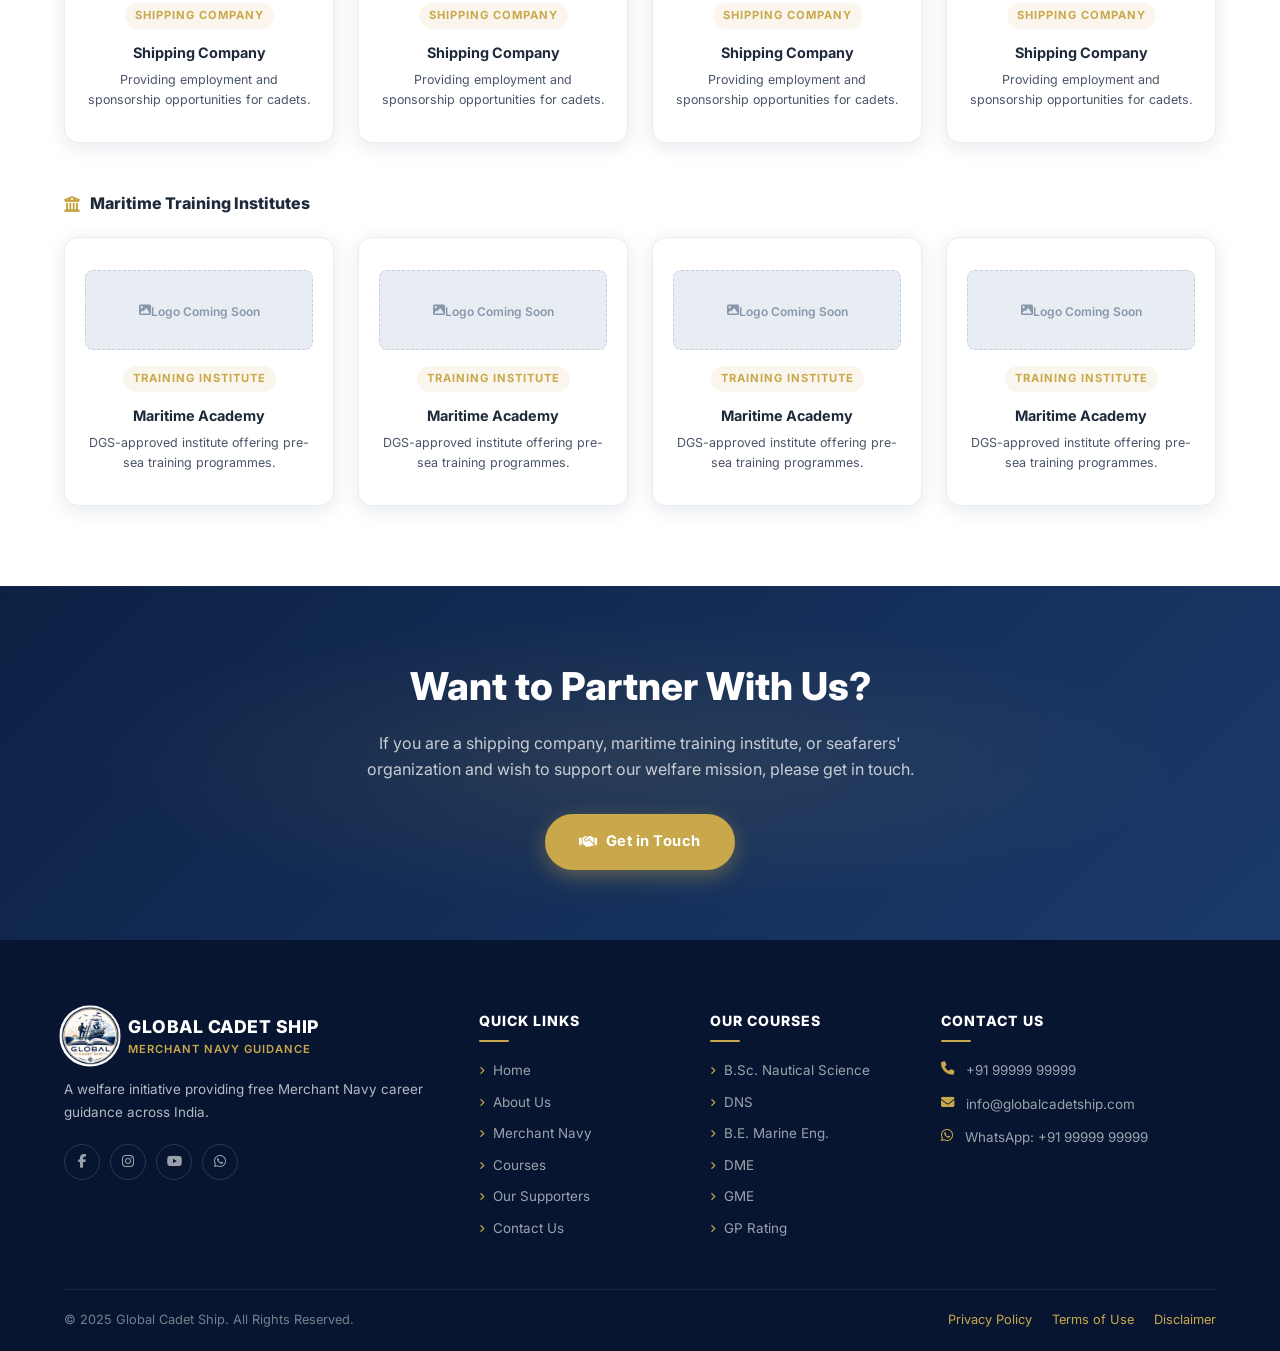
<file: supporters.html>
<!DOCTYPE html>
<html lang="en">
<head>
  <meta charset="UTF-8" />
  <meta name="viewport" content="width=device-width, initial-scale=1.0" />
  <title>Our Supporters – Global Cadet Ship</title>
  <link rel="stylesheet" href="assets/css/style.css" />
  <link rel="stylesheet" href="https://cdnjs.cloudflare.com/ajax/libs/font-awesome/6.5.0/css/all.min.css" />
  <link href="https://fonts.googleapis.com/css2?family=Inter:wght@400;500;600;700;800;900&display=swap" rel="stylesheet" />
  <style>
    body { font-family: 'Inter', 'Segoe UI', Arial, sans-serif; }
    .supporters-large-grid {
      display: grid;
      grid-template-columns: repeat(4, 1fr);
      gap: 24px;
    }
    .supporter-card {
      background: var(--white);
      border-radius: var(--radius-lg);
      box-shadow: var(--shadow);
      border: 1px solid var(--gray-light);
      padding: 32px 20px;
      text-align: center;
      transition: all 0.3s;
    }
    .supporter-card:hover { transform: translateY(-5px); box-shadow: var(--shadow-lg); border-color: rgba(201,168,76,0.3); }
    .supporter-logo-box {
      width: 100%; height: 80px;
      background: var(--gray-light);
      border-radius: var(--radius);
      display: flex; align-items: center; justify-content: center;
      margin-bottom: 14px;
      color: var(--gray);
      font-size: 0.75rem;
      font-weight: 600;
      border: 1.5px dashed #c5d0de;
    }
    .supporter-card h4 { font-size: 0.9rem; font-weight: 700; color: var(--text-dark); margin-bottom: 6px; }
    .supporter-card p { font-size: 0.78rem; color: var(--text-body); }
    .supporter-category { font-size: 0.7rem; font-weight: 700; text-transform: uppercase; letter-spacing: 1px; color: var(--gold); background: rgba(201,168,76,0.1); padding: 4px 10px; border-radius: 50px; display: inline-block; margin-bottom: 12px; }
    @media(max-width:900px){ .supporters-large-grid { grid-template-columns: repeat(2,1fr); } }
    @media(max-width:480px){ .supporters-large-grid { grid-template-columns: 1fr; } }
  </style>
</head>
<body>

<!-- NAVBAR -->
<nav class="navbar-pill-wrap page-nav" id="mainNav">
  <div class="pill-logo-group">
    <a href="index.html" class="pill-logo">
      <img src="assets/images/logo.png" alt="Global Cadet Ship" />
    </a>
    <div class="pill-brand-beside">
      <span class="pbb-name">Global Cadet Ship</span>
      <span class="pbb-sub">Merchant Navy Career Guidance</span>
    </div>
  </div>
  <div class="nav-pill" id="navPill">
    <ul class="pill-menu">
      <li><a href="index.html" class="pill-link">Home</a></li>
      <li><a href="about.html" class="pill-link">About Us</a></li>
      <li><a href="merchant-navy.html" class="pill-link">Merchant Navy</a></li>
      <li class="pill-item-dropdown">
        <a href="courses.html" class="pill-link">Join Merchant Navy <i class="fas fa-chevron-down"></i></a>
        <div class="pill-dropdown">
          <div class="pill-has-sub">
            <a href="courses/deck-department.html">Deck Department <i class="fas fa-chevron-right"></i></a>
            <div class="pill-sub-dropdown">
              <a href="courses/bsc-nautical-science.html">B.Sc. Nautical Science</a>
              <a href="courses/dns.html">Diploma in Nautical Science (DNS)</a>
            </div>
          </div>
          <div class="pill-has-sub">
            <a href="courses/engine-department.html">Engine Department <i class="fas fa-chevron-right"></i></a>
            <div class="pill-sub-dropdown">
              <a href="courses/be-marine-engineering.html">B.E. Marine Engineering</a>
              <a href="courses/dme.html">Diploma in Marine Engineering</a>
              <a href="courses/gme.html">Graduate Marine Engineering (GME)</a>
            </div>
          </div>
          <a href="#">Saloon Department</a>
          <a href="#">ETO Department</a>
          <a href="courses/gp-rating.html">GPR Department</a>
        </div>
      </li>
      <li><a href="supporters.html" class="pill-link active">Our Supporters</a></li>
    </ul>
  </div>
  <a href="contact.html" class="pill-cta">Contact Us</a>
  <div class="pill-hamburger" id="pillHamburger"><span></span><span></span><span></span></div>
</nav>

<div class="page-hero" style="padding-top:96px;">
  <div class="container">
    <h1>Our Supporters</h1>
    <p>The Global Cadet Ship Program is backed by leading Seafarers' Organizations, Trade Unions, Shipping Companies, and Maritime Training Institutes.</p>
    <div class="breadcrumb">
      <a href="index.html">Home</a>
      <i class="fas fa-angle-right"></i>
      <span>Our Supporters</span>
    </div>
  </div>
</div>

<!-- INTRO -->
<section class="section">
  <div class="container">
    <div class="section-header">
      <span class="section-badge">Supporters</span>
      <h2>Organizations That <span>Support Our Mission</span></h2>
      <p>The Global Cadet Ship Program is a welfare initiative supported by a wide network of maritime industry stakeholders committed to empowering aspiring Indian seafarers.</p>
      <div class="divider"></div>
    </div>

    <!-- Welfare Orgs -->
    <h3 style="font-size:1rem; font-weight:800; color:var(--text-dark); margin-bottom:20px; display:flex; align-items:center; gap:10px;"><i class="fas fa-hands-helping" style="color:var(--gold)"></i> Seafarers' Welfare Organizations</h3>
    <div class="supporters-large-grid" style="margin-bottom:48px;">
      <div class="supporter-card">
        <div class="supporter-logo-box"><i class="fas fa-image"></i><span style="display:block; margin-top:4px;">Logo Coming Soon</span></div>
        <span class="supporter-category">Welfare Org</span>
        <h4>Seafarers' Welfare Organization</h4>
        <p>Supporting seafarer welfare and maritime career development.</p>
      </div>
      <div class="supporter-card">
        <div class="supporter-logo-box"><i class="fas fa-image"></i><span style="display:block; margin-top:4px;">Logo Coming Soon</span></div>
        <span class="supporter-category">Welfare Org</span>
        <h4>Global Seafarers Organization</h4>
        <p>The founding body behind the Global Cadet Ship initiative.</p>
      </div>
    </div>

    <!-- Trade Unions -->
    <h3 style="font-size:1rem; font-weight:800; color:var(--text-dark); margin-bottom:20px; display:flex; align-items:center; gap:10px;"><i class="fas fa-users" style="color:var(--gold)"></i> Seafarers' Trade Unions</h3>
    <div class="supporters-large-grid" style="margin-bottom:48px;">
      <div class="supporter-card">
        <div class="supporter-logo-box"><i class="fas fa-image"></i><span style="display:block; margin-top:4px;">Logo Coming Soon</span></div>
        <span class="supporter-category">Trade Union</span>
        <h4>Seafarers' Trade Union</h4>
        <p>Protecting the rights and interests of seafarers across India.</p>
      </div>
    </div>

    <!-- Shipping Companies -->
    <h3 style="font-size:1rem; font-weight:800; color:var(--text-dark); margin-bottom:20px; display:flex; align-items:center; gap:10px;"><i class="fas fa-ship" style="color:var(--gold)"></i> Shipping Companies</h3>
    <div class="supporters-large-grid" style="margin-bottom:48px;">
      <div class="supporter-card">
        <div class="supporter-logo-box"><i class="fas fa-image"></i><span style="display:block; margin-top:4px;">Logo Coming Soon</span></div>
        <span class="supporter-category">Shipping Company</span>
        <h4>Shipping Company</h4>
        <p>Providing employment and sponsorship opportunities for cadets.</p>
      </div>
      <div class="supporter-card">
        <div class="supporter-logo-box"><i class="fas fa-image"></i><span style="display:block; margin-top:4px;">Logo Coming Soon</span></div>
        <span class="supporter-category">Shipping Company</span>
        <h4>Shipping Company</h4>
        <p>Providing employment and sponsorship opportunities for cadets.</p>
      </div>
      <div class="supporter-card">
        <div class="supporter-logo-box"><i class="fas fa-image"></i><span style="display:block; margin-top:4px;">Logo Coming Soon</span></div>
        <span class="supporter-category">Shipping Company</span>
        <h4>Shipping Company</h4>
        <p>Providing employment and sponsorship opportunities for cadets.</p>
      </div>
      <div class="supporter-card">
        <div class="supporter-logo-box"><i class="fas fa-image"></i><span style="display:block; margin-top:4px;">Logo Coming Soon</span></div>
        <span class="supporter-category">Shipping Company</span>
        <h4>Shipping Company</h4>
        <p>Providing employment and sponsorship opportunities for cadets.</p>
      </div>
    </div>

    <!-- Training Institutes -->
    <h3 style="font-size:1rem; font-weight:800; color:var(--text-dark); margin-bottom:20px; display:flex; align-items:center; gap:10px;"><i class="fas fa-university" style="color:var(--gold)"></i> Maritime Training Institutes</h3>
    <div class="supporters-large-grid">
      <div class="supporter-card">
        <div class="supporter-logo-box"><i class="fas fa-image"></i><span style="display:block; margin-top:4px;">Logo Coming Soon</span></div>
        <span class="supporter-category">Training Institute</span>
        <h4>Maritime Academy</h4>
        <p>DGS-approved institute offering pre-sea training programmes.</p>
      </div>
      <div class="supporter-card">
        <div class="supporter-logo-box"><i class="fas fa-image"></i><span style="display:block; margin-top:4px;">Logo Coming Soon</span></div>
        <span class="supporter-category">Training Institute</span>
        <h4>Maritime Academy</h4>
        <p>DGS-approved institute offering pre-sea training programmes.</p>
      </div>
      <div class="supporter-card">
        <div class="supporter-logo-box"><i class="fas fa-image"></i><span style="display:block; margin-top:4px;">Logo Coming Soon</span></div>
        <span class="supporter-category">Training Institute</span>
        <h4>Maritime Academy</h4>
        <p>DGS-approved institute offering pre-sea training programmes.</p>
      </div>
      <div class="supporter-card">
        <div class="supporter-logo-box"><i class="fas fa-image"></i><span style="display:block; margin-top:4px;">Logo Coming Soon</span></div>
        <span class="supporter-category">Training Institute</span>
        <h4>Maritime Academy</h4>
        <p>DGS-approved institute offering pre-sea training programmes.</p>
      </div>
    </div>

  </div>
</section>

<!-- CTA -->
<div class="cta-banner">
  <div class="container">
    <h2>Want to Partner With Us?</h2>
    <p>If you are a shipping company, maritime training institute, or seafarers' organization and wish to support our welfare mission, please get in touch.</p>
    <div class="cta-buttons">
      <a href="contact.html" class="btn-primary"><i class="fas fa-handshake"></i> Get in Touch</a>
    </div>
  </div>
</div>

<!-- FOOTER -->
<footer class="footer">
  <div class="container">
    <div class="footer-grid">
      <div>
        <div class="footer-brand">
          <img src="assets/images/logo.png" alt="Global Cadet Ship" />
          <div class="footer-brand-text">
            <div class="name">Global Cadet Ship</div>
            <div class="tagline">Merchant Navy Guidance</div>
          </div>
        </div>
        <p class="footer-desc">A welfare initiative providing free Merchant Navy career guidance across India.</p>
        <div class="footer-social">
          <a href="#"><i class="fab fa-facebook-f"></i></a>
          <a href="#"><i class="fab fa-instagram"></i></a>
          <a href="#"><i class="fab fa-youtube"></i></a>
          <a href="#"><i class="fab fa-whatsapp"></i></a>
        </div>
      </div>
      <div class="footer-col">
        <h4>Quick Links</h4>
        <ul class="footer-links">
          <li><a href="index.html"><i class="fas fa-angle-right"></i> Home</a></li>
          <li><a href="about.html"><i class="fas fa-angle-right"></i> About Us</a></li>
          <li><a href="merchant-navy.html"><i class="fas fa-angle-right"></i> Merchant Navy</a></li>
          <li><a href="courses.html"><i class="fas fa-angle-right"></i> Courses</a></li>
          <li><a href="supporters.html"><i class="fas fa-angle-right"></i> Our Supporters</a></li>
          <li><a href="contact.html"><i class="fas fa-angle-right"></i> Contact Us</a></li>
        </ul>
      </div>
      <div class="footer-col">
        <h4>Our Courses</h4>
        <ul class="footer-links">
          <li><a href="courses/bsc-nautical-science.html"><i class="fas fa-angle-right"></i> B.Sc. Nautical Science</a></li>
          <li><a href="courses/dns.html"><i class="fas fa-angle-right"></i> DNS</a></li>
          <li><a href="courses/be-marine-engineering.html"><i class="fas fa-angle-right"></i> B.E. Marine Eng.</a></li>
          <li><a href="courses/dme.html"><i class="fas fa-angle-right"></i> DME</a></li>
          <li><a href="courses/gme.html"><i class="fas fa-angle-right"></i> GME</a></li>
          <li><a href="courses/gp-rating.html"><i class="fas fa-angle-right"></i> GP Rating</a></li>
        </ul>
      </div>
      <div class="footer-col">
        <h4>Contact Us</h4>
        <div class="footer-contact">
          <div class="footer-contact-item"><i class="fas fa-phone"></i><span>+91 99999 99999</span></div>
          <div class="footer-contact-item"><i class="fas fa-envelope"></i><span>info@globalcadetship.com</span></div>
          <div class="footer-contact-item"><i class="fab fa-whatsapp"></i><span>WhatsApp: +91 99999 99999</span></div>
        </div>
      </div>
    </div>
    <div class="footer-bottom">
      <span>&copy; 2025 Global Cadet Ship. All Rights Reserved.</span>
      <div class="footer-bottom-links">
        <a href="#">Privacy Policy</a>
        <a href="#">Terms of Use</a>
        <a href="#">Disclaimer</a>
      </div>
    </div>
  </div>
</footer>
<button class="back-to-top"><i class="fas fa-arrow-up"></i></button>
<script src="assets/js/main.js"></script>
</body>
</html>
</file>
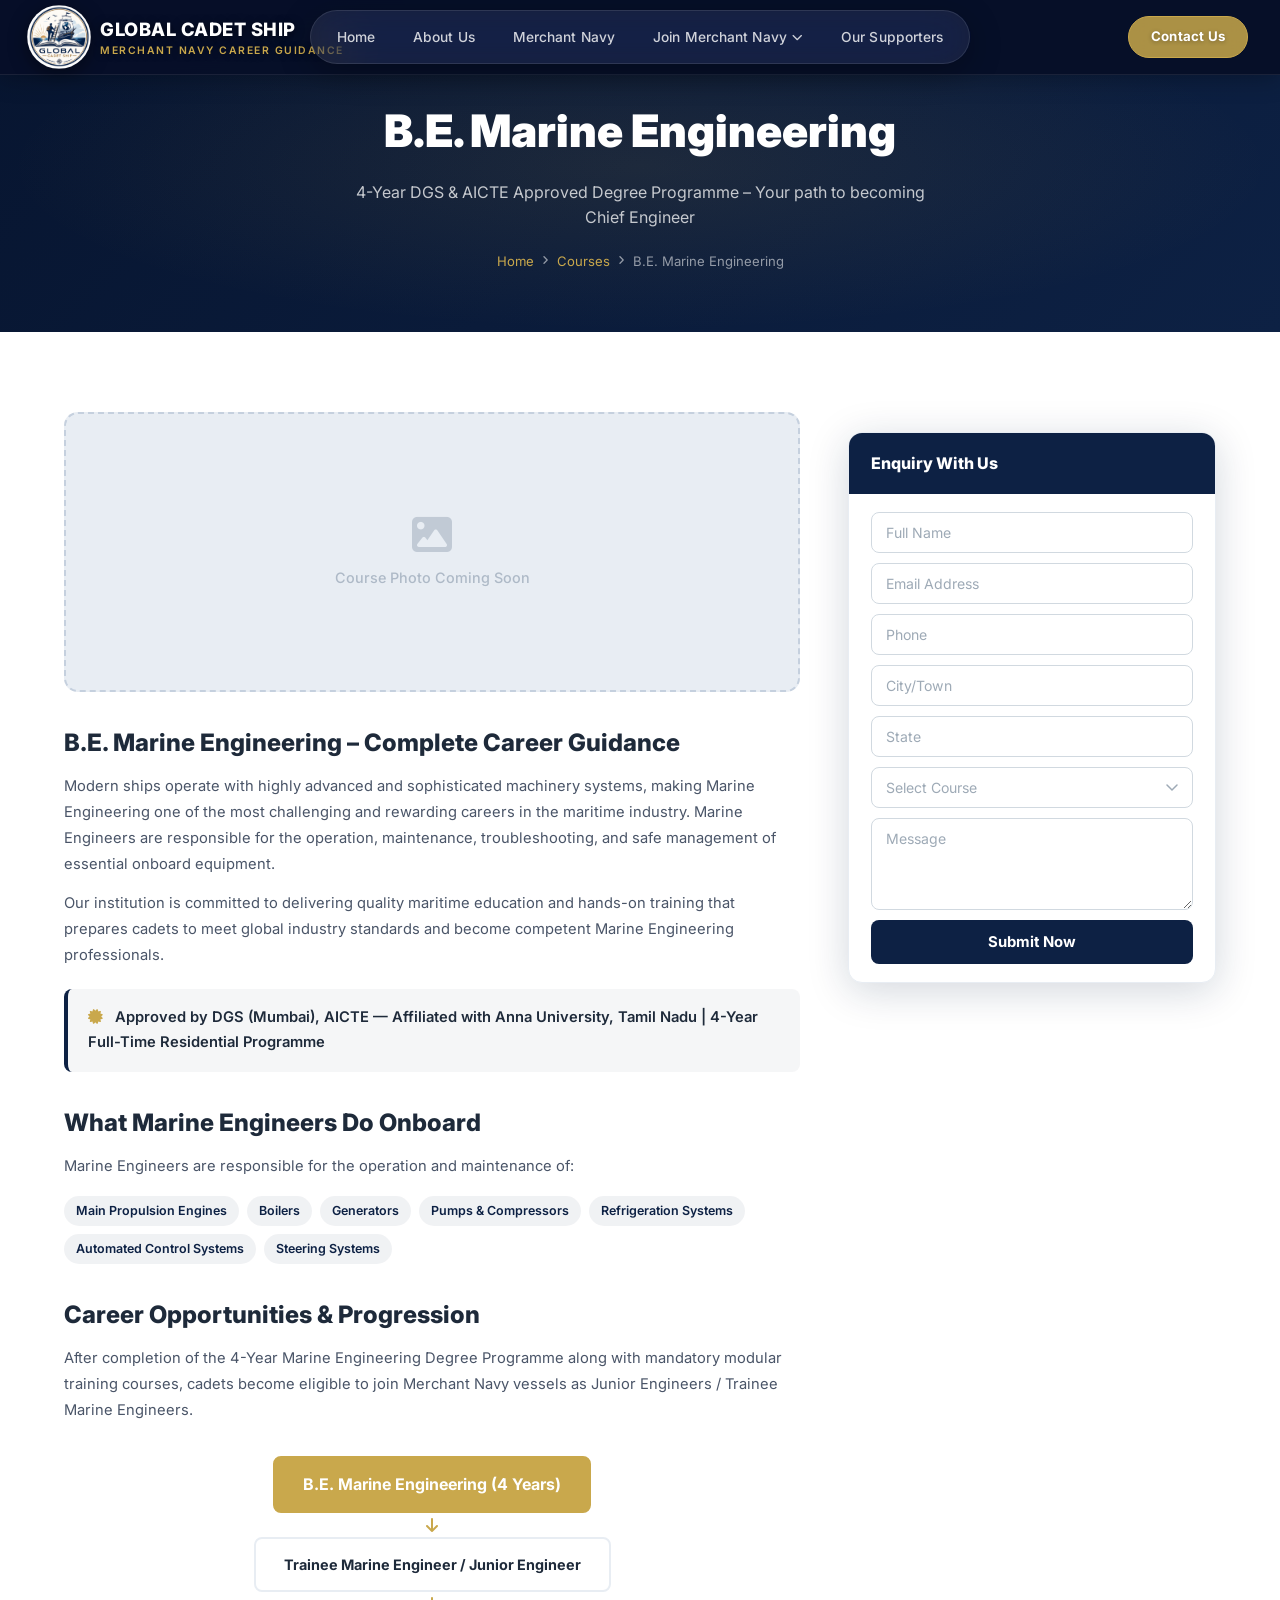
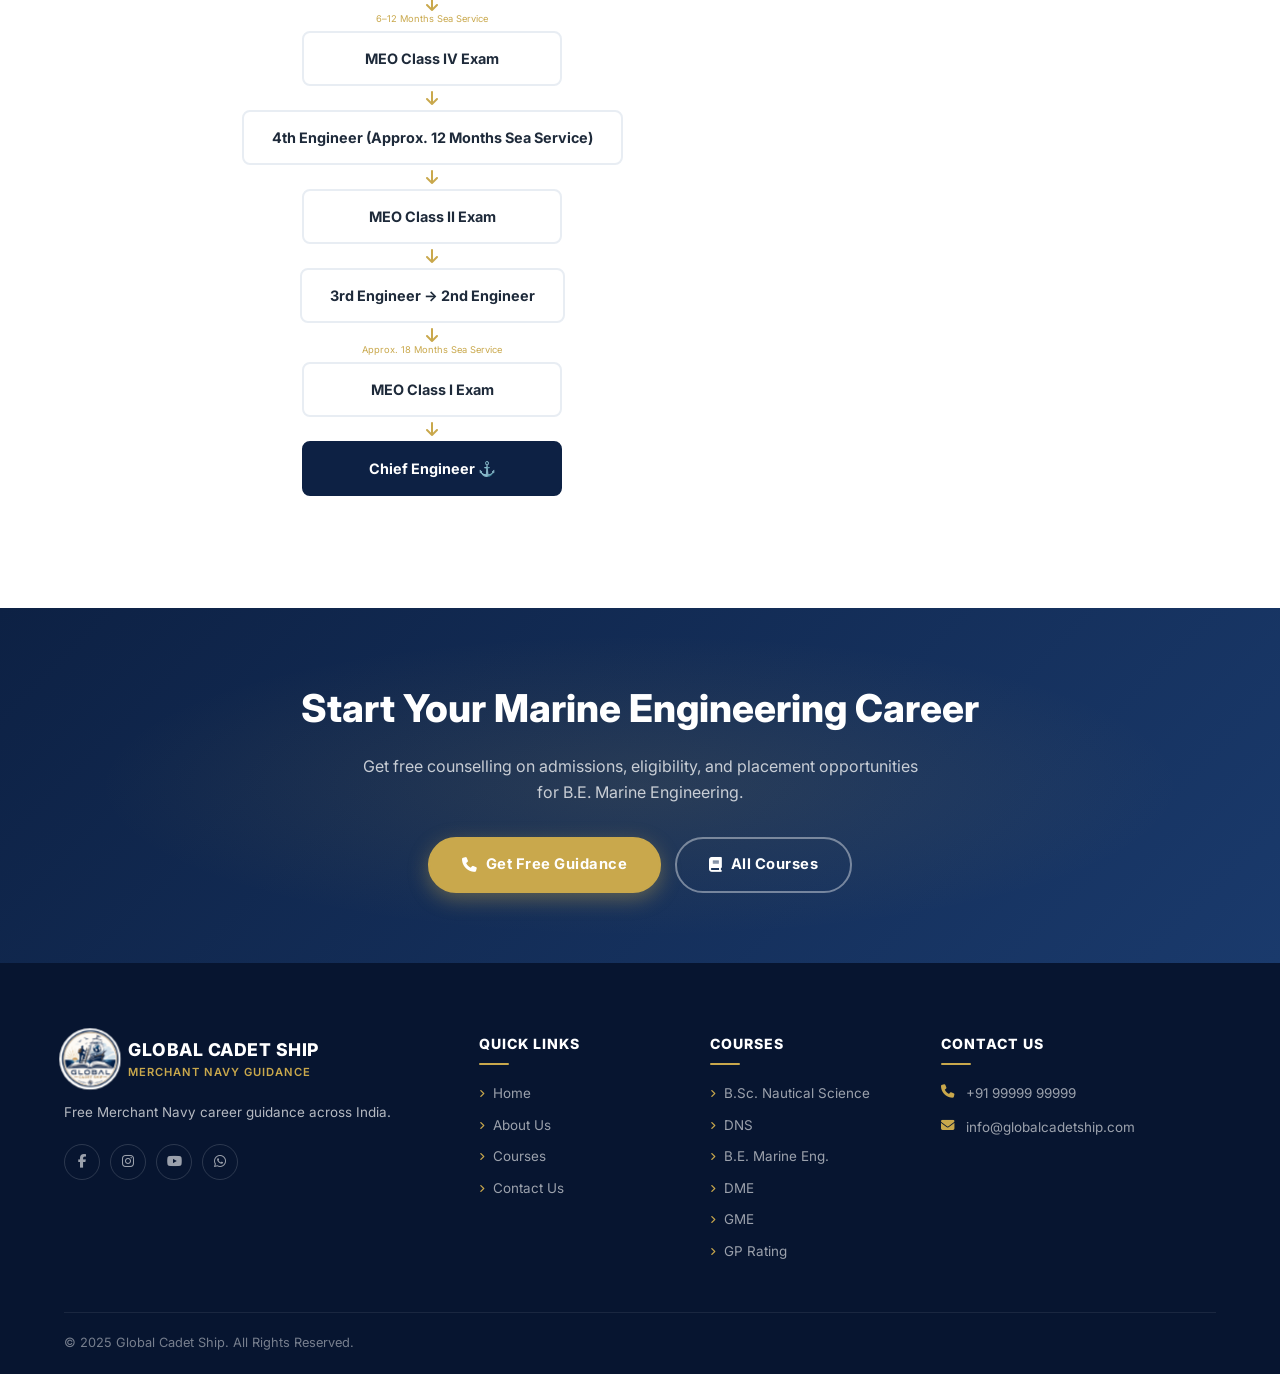
<file: courses/be-marine-engineering.html>
<!DOCTYPE html>
<html lang="en">
<head>
  <meta charset="UTF-8" /><meta name="viewport" content="width=device-width, initial-scale=1.0" />
  <title>B.E. Marine Engineering – Global Cadet Ship</title>
  <link rel="stylesheet" href="../assets/css/style.css" />
  <link rel="stylesheet" href="https://cdnjs.cloudflare.com/ajax/libs/font-awesome/6.5.0/css/all.min.css" />
  <link href="https://fonts.googleapis.com/css2?family=Inter:wght@400;500;600;700;800;900&display=swap" rel="stylesheet" />
  <style>
    body { font-family: 'Inter', 'Segoe UI', Arial, sans-serif; }
    .course-detail-grid { display: grid; grid-template-columns: 2fr 1fr; gap: 48px; align-items: start; }
    .course-sidebar { position: sticky; top: 100px; }
    .sidebar-card { background: var(--white); border-radius: var(--radius-lg); box-shadow: var(--shadow-lg); border: 1px solid var(--gray-light); overflow: hidden; }
    .sidebar-card-header { background: var(--navy); padding: 22px; text-align: center; }
    .sidebar-card-header h3 { color: var(--white); font-size: 1.05rem; font-weight: 800; margin-bottom: 6px; }
    .sidebar-card-header p { color: rgba(255,255,255,0.7); font-size: 0.82rem; }
    .sidebar-card-body { padding: 22px; }
    .sidebar-info-item { display: flex; gap: 12px; align-items: flex-start; padding: 10px 0; border-bottom: 1px solid var(--gray-light); }
    .sidebar-info-item:last-child { border-bottom: none; }
    .sidebar-info-item i { color: var(--gold); font-size: 0.95rem; margin-top: 2px; flex-shrink:0; }
    .sidebar-info-item .si-label { font-size: 0.73rem; font-weight: 700; text-transform: uppercase; color: var(--gray); }
    .sidebar-info-item .si-val { font-size: 0.88rem; font-weight: 700; color: var(--text-dark); }
    .course-main h2 { font-size: 1.5rem; font-weight: 800; color: var(--text-dark); margin: 32px 0 12px; }
    .course-main h2:first-child { margin-top: 0; }
    .course-main p { font-size: 0.92rem; color: var(--text-body); line-height: 1.75; margin-bottom: 14px; }
    .highlight-box { background: rgba(13,33,68,0.04); border-left: 4px solid var(--navy); border-radius: var(--radius); padding: 16px 20px; margin: 20px 0; }
    .highlight-box p { margin-bottom: 0; font-weight: 600; color: var(--text-dark); }
    .enquiry-card { background: var(--white); border-radius: var(--radius-lg); box-shadow: var(--shadow-lg); border: 1px solid var(--gray-light); overflow: hidden; }
    .enquiry-card-header { background: var(--navy); padding: 18px 22px; }
    .enquiry-card-header h3 { color: var(--white); font-size: 1rem; font-weight: 800; margin: 0; }
    .enquiry-card-body { padding: 18px 22px; }
    .enquiry-form { display: flex; flex-direction: column; gap: 10px; }
    .enquiry-form input, .enquiry-form select, .enquiry-form textarea { width: 100%; padding: 11px 14px; border: 1px solid #d1d9e0; border-radius: 8px; font-size: 0.88rem; font-family: inherit; color: var(--text-dark); background: var(--white); outline: none; box-sizing: border-box; transition: border-color 0.2s; }
    .enquiry-form input::placeholder, .enquiry-form textarea::placeholder { color: #9eaab6; }
    .enquiry-form select { color: #9eaab6; appearance: none; background-image: url("data:image/svg+xml,%3Csvg xmlns='http://www.w3.org/2000/svg' width='12' height='8' viewBox='0 0 12 8'%3E%3Cpath d='M1 1l5 5 5-5' stroke='%239eaab6' stroke-width='1.5' fill='none' stroke-linecap='round'/%3E%3C/svg%3E"); background-repeat: no-repeat; background-position: right 14px center; padding-right: 36px; }
    .enquiry-form select.selected { color: var(--text-dark); }
    .enquiry-form input:focus, .enquiry-form select:focus, .enquiry-form textarea:focus { border-color: var(--navy); }
    .enquiry-form textarea { resize: vertical; min-height: 90px; }
    .enquiry-submit { background: var(--navy); color: var(--white); border: none; border-radius: 8px; padding: 13px; font-size: 0.93rem; font-weight: 700; cursor: pointer; font-family: inherit; transition: background 0.2s; }
    .enquiry-submit:hover { background: #0a1f44; }
    @media(max-width:900px){ .course-detail-grid { grid-template-columns: 1fr; } .course-sidebar { position: static; } }
  </style>
</head>
<body>
<!-- NAVBAR -->
<nav class="navbar-pill-wrap page-nav" id="mainNav">
  <div class="pill-logo-group">
    <a href="../index.html" class="pill-logo">
      <img src="../assets/images/logo.png" alt="Global Cadet Ship" />
    </a>
    <div class="pill-brand-beside">
      <span class="pbb-name">Global Cadet Ship</span>
      <span class="pbb-sub">Merchant Navy Career Guidance</span>
    </div>
  </div>
  <div class="nav-pill" id="navPill">
    <ul class="pill-menu">
      <li><a href="../index.html" class="pill-link">Home</a></li>
      <li><a href="../about.html" class="pill-link">About Us</a></li>
      <li><a href="../merchant-navy.html" class="pill-link">Merchant Navy</a></li>
            <li class="pill-item-dropdown">
        <a href="../courses.html" class="pill-link">Join Merchant Navy <i class="fas fa-chevron-down"></i></a>
        <div class="pill-dropdown">
          <div class="pill-has-sub">
            <a href="../courses/deck-department.html">Deck Department <i class="fas fa-chevron-right"></i></a>
            <div class="pill-sub-dropdown">
              <a href="../courses/bsc-nautical-science.html">B.Sc. Nautical Science</a>
              <a href="../courses/dns.html">Diploma in Nautical Science (DNS)</a>
            </div>
          </div>
          <div class="pill-has-sub">
            <a href="../courses/engine-department.html">Engine Department <i class="fas fa-chevron-right"></i></a>
            <div class="pill-sub-dropdown">
              <a href="../courses/be-marine-engineering.html">B.E. Marine Engineering</a>
              <a href="../courses/dme.html">Diploma in Marine Engineering</a>
              <a href="../courses/gme.html">Graduate Marine Engineering (GME)</a>
            </div>
          </div>
          <a href="#">Saloon Department</a>
          <a href="#">ETO Department</a>
          <a href="../courses/gp-rating.html">GPR Department</a>
        </div>
      </li>
      <li><a href="../supporters.html" class="pill-link">Our Supporters</a></li>
    </ul>
  </div>
  <a href="../contact.html" class="pill-cta">Contact Us</a>
  <div class="pill-hamburger" id="pillHamburger"><span></span><span></span><span></span></div>
</nav>
<div class="page-hero" style="padding-top:96px;">
  <div class="container">
    <h1>B.E. Marine Engineering</h1>
    <p>4-Year DGS & AICTE Approved Degree Programme – Your path to becoming Chief Engineer</p>
    <div class="breadcrumb">
      <a href="../index.html">Home</a><i class="fas fa-angle-right"></i>
      <a href="../courses.html">Courses</a><i class="fas fa-angle-right"></i>
      <span>B.E. Marine Engineering</span>
    </div>
  </div>
</div>

<section class="section">
  <div class="container">
    <div class="course-detail-grid">
      <div class="course-main">
        <div class="img-placeholder" style="height:280px; margin-bottom:32px;"><i class="fas fa-image"></i><span>Course Photo Coming Soon</span></div>
        <h2>B.E. Marine Engineering – Complete Career Guidance</h2>
        <p>Modern ships operate with highly advanced and sophisticated machinery systems, making Marine Engineering one of the most challenging and rewarding careers in the maritime industry. Marine Engineers are responsible for the operation, maintenance, troubleshooting, and safe management of essential onboard equipment.</p>
        <p>Our institution is committed to delivering quality maritime education and hands-on training that prepares cadets to meet global industry standards and become competent Marine Engineering professionals.</p>
        <div class="highlight-box">
          <p><i class="fas fa-certificate" style="color:var(--gold); margin-right:8px;"></i> Approved by DGS (Mumbai), AICTE — Affiliated with Anna University, Tamil Nadu | 4-Year Full-Time Residential Programme</p>
        </div>
        <h2>What Marine Engineers Do Onboard</h2>
        <p>Marine Engineers are responsible for the operation and maintenance of:</p>
        <div style="display:flex; flex-wrap:wrap; gap:8px; margin:16px 0;">
          <span style="background:rgba(13,33,68,0.06); color:var(--navy); font-size:0.78rem; font-weight:600; padding:5px 12px; border-radius:50px;">Main Propulsion Engines</span>
          <span style="background:rgba(13,33,68,0.06); color:var(--navy); font-size:0.78rem; font-weight:600; padding:5px 12px; border-radius:50px;">Boilers</span>
          <span style="background:rgba(13,33,68,0.06); color:var(--navy); font-size:0.78rem; font-weight:600; padding:5px 12px; border-radius:50px;">Generators</span>
          <span style="background:rgba(13,33,68,0.06); color:var(--navy); font-size:0.78rem; font-weight:600; padding:5px 12px; border-radius:50px;">Pumps &amp; Compressors</span>
          <span style="background:rgba(13,33,68,0.06); color:var(--navy); font-size:0.78rem; font-weight:600; padding:5px 12px; border-radius:50px;">Refrigeration Systems</span>
          <span style="background:rgba(13,33,68,0.06); color:var(--navy); font-size:0.78rem; font-weight:600; padding:5px 12px; border-radius:50px;">Automated Control Systems</span>
          <span style="background:rgba(13,33,68,0.06); color:var(--navy); font-size:0.78rem; font-weight:600; padding:5px 12px; border-radius:50px;">Steering Systems</span>
        </div>
        <h2>Career Opportunities &amp; Progression</h2>
        <p>After completion of the 4-Year Marine Engineering Degree Programme along with mandatory modular training courses, cadets become eligible to join Merchant Navy vessels as Junior Engineers / Trainee Marine Engineers.</p>
        <div class="career-path">
          <div class="career-step top">B.E. Marine Engineering (4 Years)</div>
          <div class="career-arrow"><i class="fas fa-arrow-down"></i></div>
          <div class="career-step">Trainee Marine Engineer / Junior Engineer</div>
          <div class="career-arrow"><i class="fas fa-arrow-down"></i><small>6–12 Months Sea Service</small></div>
          <div class="career-step">MEO Class IV Exam</div>
          <div class="career-arrow"><i class="fas fa-arrow-down"></i></div>
          <div class="career-step">4th Engineer (Approx. 12 Months Sea Service)</div>
          <div class="career-arrow"><i class="fas fa-arrow-down"></i></div>
          <div class="career-step">MEO Class II Exam</div>
          <div class="career-arrow"><i class="fas fa-arrow-down"></i></div>
          <div class="career-step">3rd Engineer → 2nd Engineer</div>
          <div class="career-arrow"><i class="fas fa-arrow-down"></i><small>Approx. 18 Months Sea Service</small></div>
          <div class="career-step">MEO Class I Exam</div>
          <div class="career-arrow"><i class="fas fa-arrow-down"></i></div>
          <div class="career-step highlight">Chief Engineer &#9875;</div>
        </div>
      </div>
      <div class="course-sidebar">
        <div class="enquiry-card" style="margin-top:20px;">
          <div class="enquiry-card-header">
            <h3>Enquiry With Us</h3>
          </div>
          <div class="enquiry-card-body">
            <form class="enquiry-form" onsubmit="return false;">
              <input type="text" placeholder="Full Name" />
              <input type="email" placeholder="Email Address" />
              <input type="tel" placeholder="Phone" />
              <input type="text" placeholder="City/Town" />
              <input type="text" placeholder="State" />
              <select>
                <option value="" disabled selected>Select Course</option>
                <option>B.Sc. Nautical Science</option>
                <option>Diploma in Nautical Science (DNS)</option>
                <option>B.E. Marine Engineering</option>
                <option>Diploma in Marine Engineering (DME)</option>
                <option>Graduate Marine Engineering (GME)</option>
                <option>GP Rating</option>
              </select>
              <textarea placeholder="Message" rows="4"></textarea>
              <button type="submit" class="enquiry-submit">Submit Now</button>
            </form>
          </div>
        </div>
      </div>
  </div>
</section>

<div class="cta-banner">
  <div class="container">
    <h2>Start Your Marine Engineering Career</h2>
    <p>Get free counselling on admissions, eligibility, and placement opportunities for B.E. Marine Engineering.</p>
    <div class="cta-buttons">
      <a href="../contact.html" class="btn-primary"><i class="fas fa-phone"></i> Get Free Guidance</a>
      <a href="../courses.html" class="btn-outline"><i class="fas fa-book"></i> All Courses</a>
    </div>
  </div>
</div>
<footer class="footer">
  <div class="container">
    <div class="footer-grid">
      <div>
        <div class="footer-brand"><img src="../assets/images/logo.png" alt="Global Cadet Ship" /><div class="footer-brand-text"><div class="name">Global Cadet Ship</div><div class="tagline">Merchant Navy Guidance</div></div></div>
        <p class="footer-desc">Free Merchant Navy career guidance across India.</p>
        <div class="footer-social"><a href="#"><i class="fab fa-facebook-f"></i></a><a href="#"><i class="fab fa-instagram"></i></a><a href="#"><i class="fab fa-youtube"></i></a><a href="#"><i class="fab fa-whatsapp"></i></a></div>
      </div>
      <div class="footer-col"><h4>Quick Links</h4><ul class="footer-links"><li><a href="../index.html"><i class="fas fa-angle-right"></i> Home</a></li><li><a href="../about.html"><i class="fas fa-angle-right"></i> About Us</a></li><li><a href="../courses.html"><i class="fas fa-angle-right"></i> Courses</a></li><li><a href="../contact.html"><i class="fas fa-angle-right"></i> Contact Us</a></li></ul></div>
      <div class="footer-col"><h4>Courses</h4><ul class="footer-links"><li><a href="bsc-nautical-science.html"><i class="fas fa-angle-right"></i> B.Sc. Nautical Science</a></li><li><a href="dns.html"><i class="fas fa-angle-right"></i> DNS</a></li><li><a href="be-marine-engineering.html"><i class="fas fa-angle-right"></i> B.E. Marine Eng.</a></li><li><a href="dme.html"><i class="fas fa-angle-right"></i> DME</a></li><li><a href="gme.html"><i class="fas fa-angle-right"></i> GME</a></li><li><a href="gp-rating.html"><i class="fas fa-angle-right"></i> GP Rating</a></li></ul></div>
      <div class="footer-col"><h4>Contact Us</h4><div class="footer-contact"><div class="footer-contact-item"><i class="fas fa-phone"></i><span>+91 99999 99999</span></div><div class="footer-contact-item"><i class="fas fa-envelope"></i><span>info@globalcadetship.com</span></div></div></div>
    </div>
    <div class="footer-bottom"><span>&copy; 2025 Global Cadet Ship. All Rights Reserved.</span></div>
  </div>
</footer>
<button class="back-to-top"><i class="fas fa-arrow-up"></i></button>
<script src="../assets/js/main.js"></script>
</body>
</html>
</file>
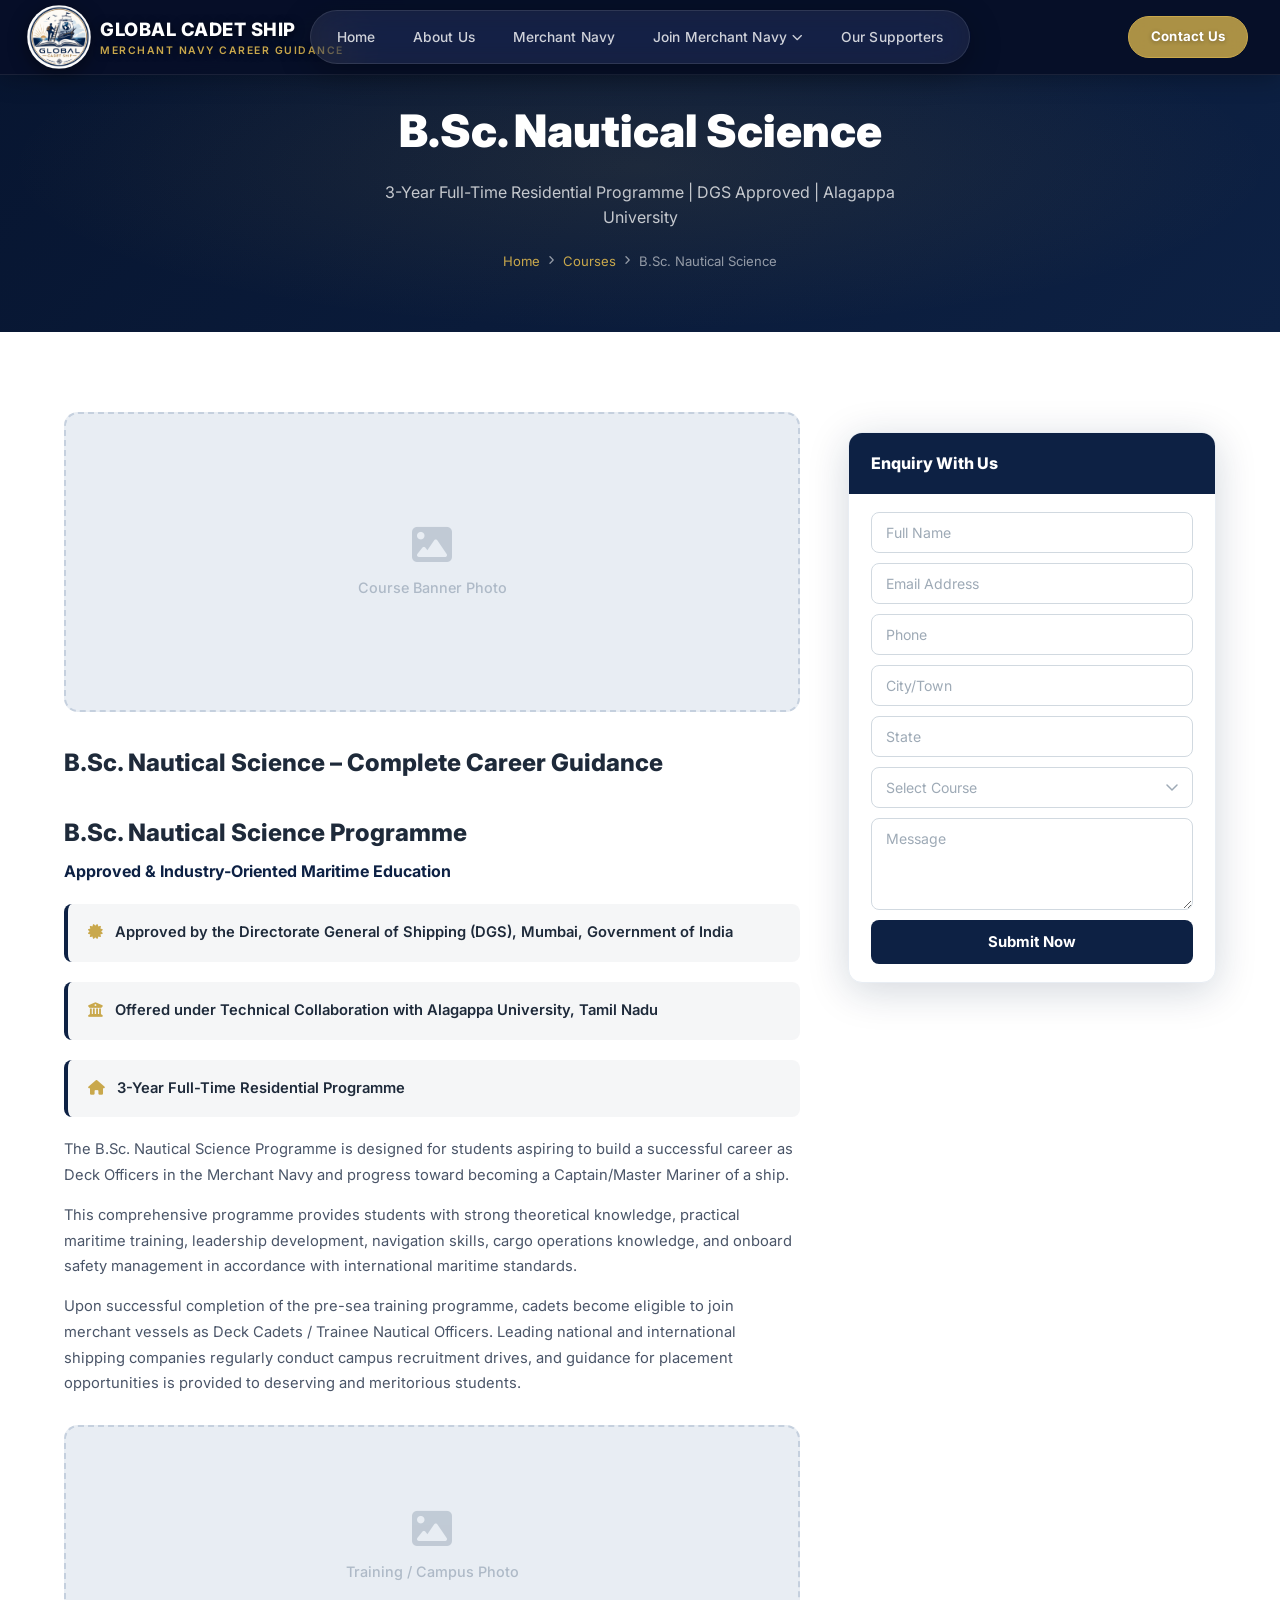
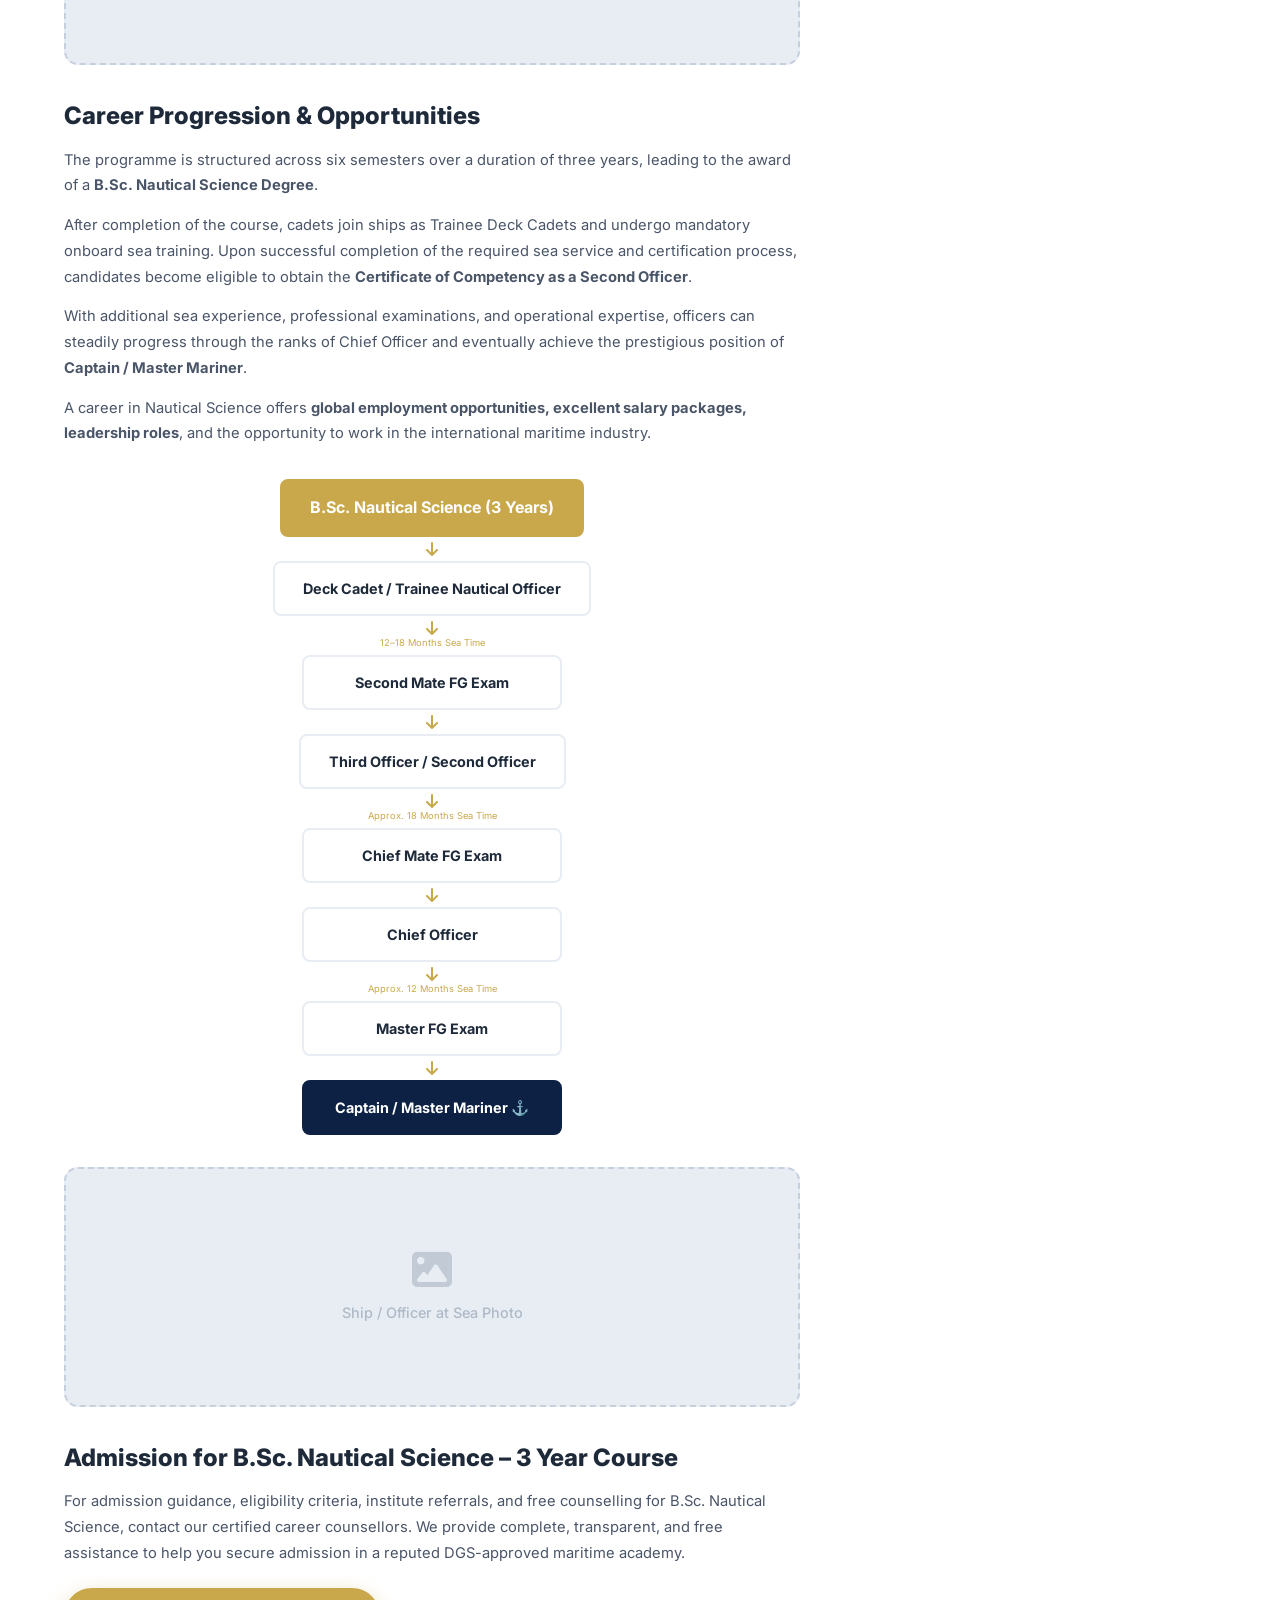
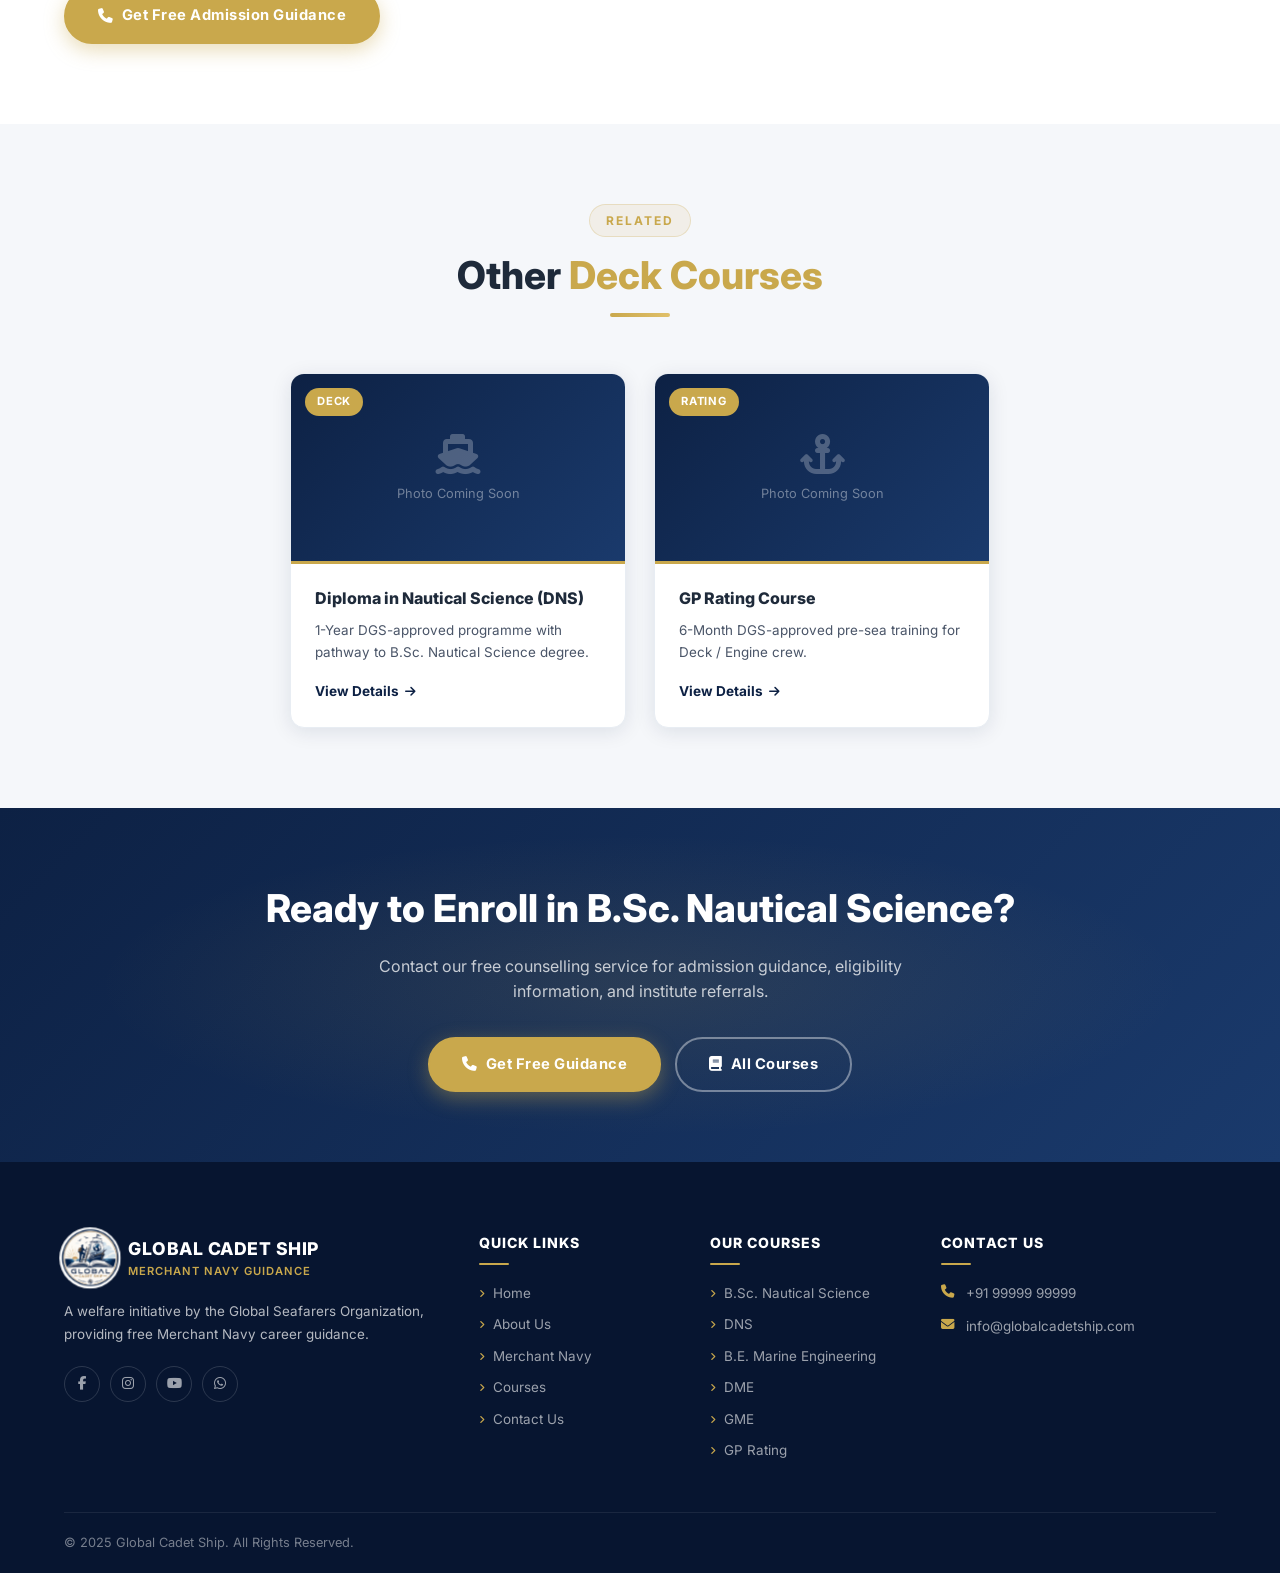
<file: courses/bsc-nautical-science.html>
<!DOCTYPE html>
<html lang="en">
<head>
  <meta charset="UTF-8" />
  <meta name="viewport" content="width=device-width, initial-scale=1.0" />
  <title>B.Sc. Nautical Science – Global Cadet Ship</title>
  <link rel="stylesheet" href="../assets/css/style.css" />
  <link rel="stylesheet" href="https://cdnjs.cloudflare.com/ajax/libs/font-awesome/6.5.0/css/all.min.css" />
  <link href="https://fonts.googleapis.com/css2?family=Inter:wght@400;500;600;700;800;900&display=swap" rel="stylesheet" />
  <style>
    body { font-family: 'Inter', 'Segoe UI', Arial, sans-serif; }
    .course-detail-grid { display: grid; grid-template-columns: 2fr 1fr; gap: 48px; align-items: start; }
    .course-sidebar { position: sticky; top: 100px; }
    .sidebar-card { background: var(--white); border-radius: var(--radius-lg); box-shadow: var(--shadow-lg); border: 1px solid var(--gray-light); overflow: hidden; }
    .sidebar-card-header { background: var(--navy); padding: 22px; text-align: center; }
    .sidebar-card-header h3 { color: var(--white); font-size: 1.05rem; font-weight: 800; margin-bottom: 6px; }
    .sidebar-card-header p { color: rgba(255,255,255,0.7); font-size: 0.82rem; }
    .sidebar-card-body { padding: 22px; }
    .sidebar-info-item { display: flex; gap: 12px; align-items: flex-start; padding: 10px 0; border-bottom: 1px solid var(--gray-light); }
    .sidebar-info-item:last-child { border-bottom: none; }
    .sidebar-info-item i { color: var(--gold); font-size: 0.95rem; margin-top: 2px; flex-shrink:0; }
    .sidebar-info-item .si-label { font-size: 0.73rem; font-weight: 700; text-transform: uppercase; letter-spacing: 0.5px; color: var(--gray); }
    .sidebar-info-item .si-val { font-size: 0.88rem; font-weight: 700; color: var(--text-dark); }
    .course-main h2 { font-size: 1.5rem; font-weight: 800; color: var(--text-dark); margin: 32px 0 12px; }
    .course-main h2:first-child { margin-top: 0; }
    .course-main p { font-size: 0.92rem; color: var(--text-body); line-height: 1.75; margin-bottom: 14px; }
    .highlight-box { background: rgba(13,33,68,0.04); border-left: 4px solid var(--navy); border-radius: var(--radius); padding: 16px 20px; margin: 20px 0; }
    .highlight-box p { margin-bottom: 0; font-weight: 600; color: var(--text-dark); }
    .enquiry-card { background: var(--white); border-radius: var(--radius-lg); box-shadow: var(--shadow-lg); border: 1px solid var(--gray-light); overflow: hidden; }
    .enquiry-card-header { background: var(--navy); padding: 18px 22px; }
    .enquiry-card-header h3 { color: var(--white); font-size: 1rem; font-weight: 800; margin: 0; }
    .enquiry-card-body { padding: 18px 22px; }
    .enquiry-form { display: flex; flex-direction: column; gap: 10px; }
    .enquiry-form input, .enquiry-form select, .enquiry-form textarea { width: 100%; padding: 11px 14px; border: 1px solid #d1d9e0; border-radius: 8px; font-size: 0.88rem; font-family: inherit; color: var(--text-dark); background: var(--white); outline: none; box-sizing: border-box; transition: border-color 0.2s; }
    .enquiry-form input::placeholder, .enquiry-form textarea::placeholder { color: #9eaab6; }
    .enquiry-form select { color: #9eaab6; appearance: none; background-image: url("data:image/svg+xml,%3Csvg xmlns='http://www.w3.org/2000/svg' width='12' height='8' viewBox='0 0 12 8'%3E%3Cpath d='M1 1l5 5 5-5' stroke='%239eaab6' stroke-width='1.5' fill='none' stroke-linecap='round'/%3E%3C/svg%3E"); background-repeat: no-repeat; background-position: right 14px center; padding-right: 36px; }
    .enquiry-form select.selected { color: var(--text-dark); }
    .enquiry-form input:focus, .enquiry-form select:focus, .enquiry-form textarea:focus { border-color: var(--navy); }
    .enquiry-form textarea { resize: vertical; min-height: 90px; }
    .enquiry-submit { background: var(--navy); color: var(--white); border: none; border-radius: 8px; padding: 13px; font-size: 0.93rem; font-weight: 700; cursor: pointer; font-family: inherit; transition: background 0.2s; }
    .enquiry-submit:hover { background: #0a1f44; }
    @media(max-width:900px){ .course-detail-grid { grid-template-columns: 1fr; } .course-sidebar { position: static; } }
  </style>
</head>
<body>

<!-- NAVBAR -->
<nav class="navbar-pill-wrap page-nav" id="mainNav">
  <div class="pill-logo-group">
    <a href="../index.html" class="pill-logo">
      <img src="../assets/images/logo.png" alt="Global Cadet Ship" />
    </a>
    <div class="pill-brand-beside">
      <span class="pbb-name">Global Cadet Ship</span>
      <span class="pbb-sub">Merchant Navy Career Guidance</span>
    </div>
  </div>
  <div class="nav-pill" id="navPill">
    <ul class="pill-menu">
      <li><a href="../index.html" class="pill-link">Home</a></li>
      <li><a href="../about.html" class="pill-link">About Us</a></li>
      <li><a href="../merchant-navy.html" class="pill-link">Merchant Navy</a></li>
            <li class="pill-item-dropdown">
        <a href="../courses.html" class="pill-link">Join Merchant Navy <i class="fas fa-chevron-down"></i></a>
        <div class="pill-dropdown">
          <div class="pill-has-sub">
            <a href="../courses/deck-department.html">Deck Department <i class="fas fa-chevron-right"></i></a>
            <div class="pill-sub-dropdown">
              <a href="../courses/bsc-nautical-science.html">B.Sc. Nautical Science</a>
              <a href="../courses/dns.html">Diploma in Nautical Science (DNS)</a>
            </div>
          </div>
          <div class="pill-has-sub">
            <a href="../courses/engine-department.html">Engine Department <i class="fas fa-chevron-right"></i></a>
            <div class="pill-sub-dropdown">
              <a href="../courses/be-marine-engineering.html">B.E. Marine Engineering</a>
              <a href="../courses/dme.html">Diploma in Marine Engineering</a>
              <a href="../courses/gme.html">Graduate Marine Engineering (GME)</a>
            </div>
          </div>
          <a href="#">Saloon Department</a>
          <a href="#">ETO Department</a>
          <a href="../courses/gp-rating.html">GPR Department</a>
        </div>
      </li>
      <li><a href="../supporters.html" class="pill-link">Our Supporters</a></li>
    </ul>
  </div>
  <a href="../contact.html" class="pill-cta">Contact Us</a>
  <div class="pill-hamburger" id="pillHamburger"><span></span><span></span><span></span></div>
</nav>

<!-- PAGE HERO -->
<div class="page-hero" style="padding-top:96px;">
  <div class="container">
    <h1>B.Sc. Nautical Science</h1>
    <p>3-Year Full-Time Residential Programme | DGS Approved | Alagappa University</p>
    <div class="breadcrumb">
      <a href="../index.html">Home</a>
      <i class="fas fa-angle-right"></i>
      <a href="../courses.html">Courses</a>
      <i class="fas fa-angle-right"></i>
      <span>B.Sc. Nautical Science</span>
    </div>
  </div>
</div>

<!-- COURSE CONTENT -->
<section class="section">
  <div class="container">
    <div class="course-detail-grid">

      <!-- MAIN CONTENT -->
      <div class="course-main">

        <!-- PHOTO 1: Main course banner -->
        <div class="img-placeholder" style="height:300px; margin-bottom:32px; border-radius:var(--radius-lg); overflow:hidden;">
          <i class="fas fa-image"></i>
          <span>Course Banner Photo</span>
        </div>

        <h2>B.Sc. Nautical Science – Complete Career Guidance</h2>

        <h2>B.Sc. Nautical Science Programme</h2>
        <h3 style="font-size:1rem; font-weight:700; color:var(--navy); margin-bottom:14px; margin-top:-6px;">Approved &amp; Industry-Oriented Maritime Education</h3>

        <div class="highlight-box">
          <p><i class="fas fa-certificate" style="color:var(--gold); margin-right:8px;"></i> Approved by the Directorate General of Shipping (DGS), Mumbai, Government of India</p>
        </div>
        <div class="highlight-box" style="margin-top:0;">
          <p><i class="fas fa-university" style="color:var(--gold); margin-right:8px;"></i> Offered under Technical Collaboration with Alagappa University, Tamil Nadu</p>
        </div>
        <div class="highlight-box" style="margin-top:0;">
          <p><i class="fas fa-home" style="color:var(--gold); margin-right:8px;"></i> 3-Year Full-Time Residential Programme</p>
        </div>

        <p>The B.Sc. Nautical Science Programme is designed for students aspiring to build a successful career as Deck Officers in the Merchant Navy and progress toward becoming a Captain/Master Mariner of a ship.</p>
        <p>This comprehensive programme provides students with strong theoretical knowledge, practical maritime training, leadership development, navigation skills, cargo operations knowledge, and onboard safety management in accordance with international maritime standards.</p>
        <p>Upon successful completion of the pre-sea training programme, cadets become eligible to join merchant vessels as Deck Cadets / Trainee Nautical Officers. Leading national and international shipping companies regularly conduct campus recruitment drives, and guidance for placement opportunities is provided to deserving and meritorious students.</p>

        <!-- PHOTO 2: Training / campus life photo -->
        <div class="img-placeholder" style="height:240px; margin:28px 0; border-radius:var(--radius-lg); overflow:hidden;">
          <i class="fas fa-image"></i>
          <span>Training / Campus Photo</span>
        </div>

        <h2>Career Progression &amp; Opportunities</h2>
        <p>The programme is structured across six semesters over a duration of three years, leading to the award of a <strong>B.Sc. Nautical Science Degree</strong>.</p>
        <p>After completion of the course, cadets join ships as Trainee Deck Cadets and undergo mandatory onboard sea training. Upon successful completion of the required sea service and certification process, candidates become eligible to obtain the <strong>Certificate of Competency as a Second Officer</strong>.</p>
        <p>With additional sea experience, professional examinations, and operational expertise, officers can steadily progress through the ranks of Chief Officer and eventually achieve the prestigious position of <strong>Captain / Master Mariner</strong>.</p>
        <p>A career in Nautical Science offers <strong>global employment opportunities, excellent salary packages, leadership roles</strong>, and the opportunity to work in the international maritime industry.</p>

        <div class="career-path">
          <div class="career-step top">B.Sc. Nautical Science (3 Years)</div>
          <div class="career-arrow"><i class="fas fa-arrow-down"></i></div>
          <div class="career-step">Deck Cadet / Trainee Nautical Officer</div>
          <div class="career-arrow"><i class="fas fa-arrow-down"></i><small>12–18 Months Sea Time</small></div>
          <div class="career-step">Second Mate FG Exam</div>
          <div class="career-arrow"><i class="fas fa-arrow-down"></i></div>
          <div class="career-step">Third Officer / Second Officer</div>
          <div class="career-arrow"><i class="fas fa-arrow-down"></i><small>Approx. 18 Months Sea Time</small></div>
          <div class="career-step">Chief Mate FG Exam</div>
          <div class="career-arrow"><i class="fas fa-arrow-down"></i></div>
          <div class="career-step">Chief Officer</div>
          <div class="career-arrow"><i class="fas fa-arrow-down"></i><small>Approx. 12 Months Sea Time</small></div>
          <div class="career-step">Master FG Exam</div>
          <div class="career-arrow"><i class="fas fa-arrow-down"></i></div>
          <div class="career-step highlight">Captain / Master Mariner &#9875;</div>
        </div>

        <!-- PHOTO 3: Ship / officer at sea photo -->
        <div class="img-placeholder" style="height:240px; margin:32px 0 28px; border-radius:var(--radius-lg); overflow:hidden;">
          <i class="fas fa-image"></i>
          <span>Ship / Officer at Sea Photo</span>
        </div>

        <h2>Admission for B.Sc. Nautical Science – 3 Year Course</h2>
        <p>For admission guidance, eligibility criteria, institute referrals, and free counselling for B.Sc. Nautical Science, contact our certified career counsellors. We provide complete, transparent, and free assistance to help you secure admission in a reputed DGS-approved maritime academy.</p>
        <a href="../contact.html" class="btn-primary" style="display:inline-flex; margin-top:8px;"><i class="fas fa-phone"></i> Get Free Admission Guidance</a>
      </div>

      <!-- SIDEBAR -->
      <div class="course-sidebar">
        <div class="enquiry-card" style="margin-top:20px;">
          <div class="enquiry-card-header">
            <h3>Enquiry With Us</h3>
          </div>
          <div class="enquiry-card-body">
            <form class="enquiry-form" onsubmit="return false;">
              <input type="text" placeholder="Full Name" />
              <input type="email" placeholder="Email Address" />
              <input type="tel" placeholder="Phone" />
              <input type="text" placeholder="City/Town" />
              <input type="text" placeholder="State" />
              <select>
                <option value="" disabled selected>Select Course</option>
                <option>B.Sc. Nautical Science</option>
                <option>Diploma in Nautical Science (DNS)</option>
                <option>B.E. Marine Engineering</option>
                <option>Diploma in Marine Engineering (DME)</option>
                <option>Graduate Marine Engineering (GME)</option>
                <option>GP Rating</option>
              </select>
              <textarea placeholder="Message" rows="4"></textarea>
              <button type="submit" class="enquiry-submit">Submit Now</button>
            </form>
          </div>
        </div>
      </div>
  </div>
</section>

<!-- RELATED COURSES -->
<section class="section section-bg">
  <div class="container">
    <div class="section-header">
      <span class="section-badge">Related</span>
      <h2>Other <span>Deck Courses</span></h2>
      <div class="divider"></div>
    </div>
    <div class="courses-grid" style="grid-template-columns: repeat(2,1fr); max-width:700px; margin:0 auto;">
      <div class="course-card">
        <div class="course-card-img"><span class="course-category">Deck</span><i class="fas fa-ship"></i><span>Photo Coming Soon</span></div>
        <div class="course-card-body">
          <h3>Diploma in Nautical Science (DNS)</h3>
          <p>1-Year DGS-approved programme with pathway to B.Sc. Nautical Science degree.</p>
          <a href="dns.html" class="course-card-link">View Details <i class="fas fa-arrow-right"></i></a>
        </div>
      </div>
      <div class="course-card">
        <div class="course-card-img"><span class="course-category">Rating</span><i class="fas fa-anchor"></i><span>Photo Coming Soon</span></div>
        <div class="course-card-body">
          <h3>GP Rating Course</h3>
          <p>6-Month DGS-approved pre-sea training for Deck / Engine crew.</p>
          <a href="gp-rating.html" class="course-card-link">View Details <i class="fas fa-arrow-right"></i></a>
        </div>
      </div>
    </div>
  </div>
</section>

<div class="cta-banner">
  <div class="container">
    <h2>Ready to Enroll in B.Sc. Nautical Science?</h2>
    <p>Contact our free counselling service for admission guidance, eligibility information, and institute referrals.</p>
    <div class="cta-buttons">
      <a href="../contact.html" class="btn-primary"><i class="fas fa-phone"></i> Get Free Guidance</a>
      <a href="../courses.html" class="btn-outline"><i class="fas fa-book"></i> All Courses</a>
    </div>
  </div>
</div>

<footer class="footer">
  <div class="container">
    <div class="footer-grid">
      <div>
        <div class="footer-brand">
          <img src="../assets/images/logo.png" alt="Global Cadet Ship" />
          <div class="footer-brand-text"><div class="name">Global Cadet Ship</div><div class="tagline">Merchant Navy Guidance</div></div>
        </div>
        <p class="footer-desc">A welfare initiative by the Global Seafarers Organization, providing free Merchant Navy career guidance.</p>
        <div class="footer-social">
          <a href="#"><i class="fab fa-facebook-f"></i></a>
          <a href="#"><i class="fab fa-instagram"></i></a>
          <a href="#"><i class="fab fa-youtube"></i></a>
          <a href="#"><i class="fab fa-whatsapp"></i></a>
        </div>
      </div>
      <div class="footer-col">
        <h4>Quick Links</h4>
        <ul class="footer-links">
          <li><a href="../index.html"><i class="fas fa-angle-right"></i> Home</a></li>
          <li><a href="../about.html"><i class="fas fa-angle-right"></i> About Us</a></li>
          <li><a href="../merchant-navy.html"><i class="fas fa-angle-right"></i> Merchant Navy</a></li>
          <li><a href="../courses.html"><i class="fas fa-angle-right"></i> Courses</a></li>
          <li><a href="../contact.html"><i class="fas fa-angle-right"></i> Contact Us</a></li>
        </ul>
      </div>
      <div class="footer-col">
        <h4>Our Courses</h4>
        <ul class="footer-links">
          <li><a href="bsc-nautical-science.html"><i class="fas fa-angle-right"></i> B.Sc. Nautical Science</a></li>
          <li><a href="dns.html"><i class="fas fa-angle-right"></i> DNS</a></li>
          <li><a href="be-marine-engineering.html"><i class="fas fa-angle-right"></i> B.E. Marine Engineering</a></li>
          <li><a href="dme.html"><i class="fas fa-angle-right"></i> DME</a></li>
          <li><a href="gme.html"><i class="fas fa-angle-right"></i> GME</a></li>
          <li><a href="gp-rating.html"><i class="fas fa-angle-right"></i> GP Rating</a></li>
        </ul>
      </div>
      <div class="footer-col">
        <h4>Contact Us</h4>
        <div class="footer-contact">
          <div class="footer-contact-item"><i class="fas fa-phone"></i><span>+91 99999 99999</span></div>
          <div class="footer-contact-item"><i class="fas fa-envelope"></i><span>info@globalcadetship.com</span></div>
        </div>
      </div>
    </div>
    <div class="footer-bottom">
      <span>&copy; 2025 Global Cadet Ship. All Rights Reserved.</span>
    </div>
  </div>
</footer>
<button class="back-to-top"><i class="fas fa-arrow-up"></i></button>
<script src="../assets/js/main.js"></script>
</body>
</html>
</file>
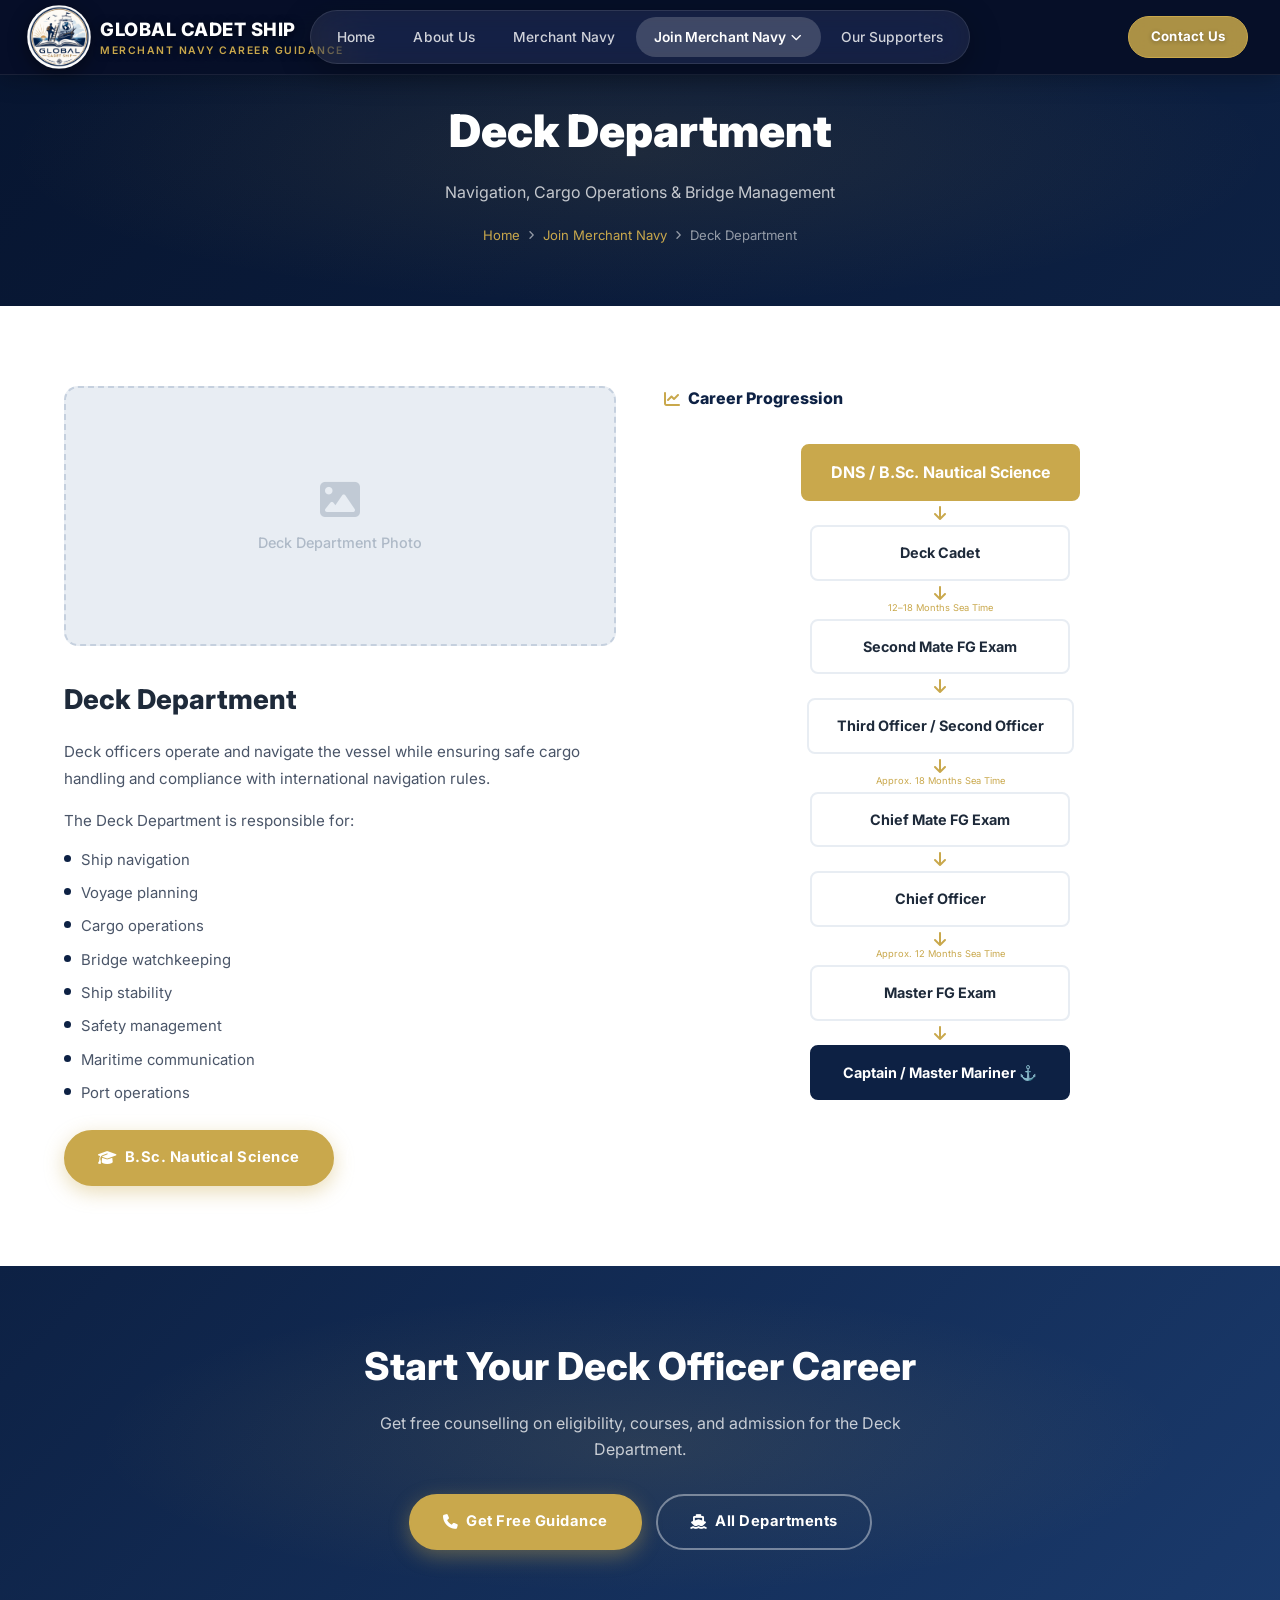
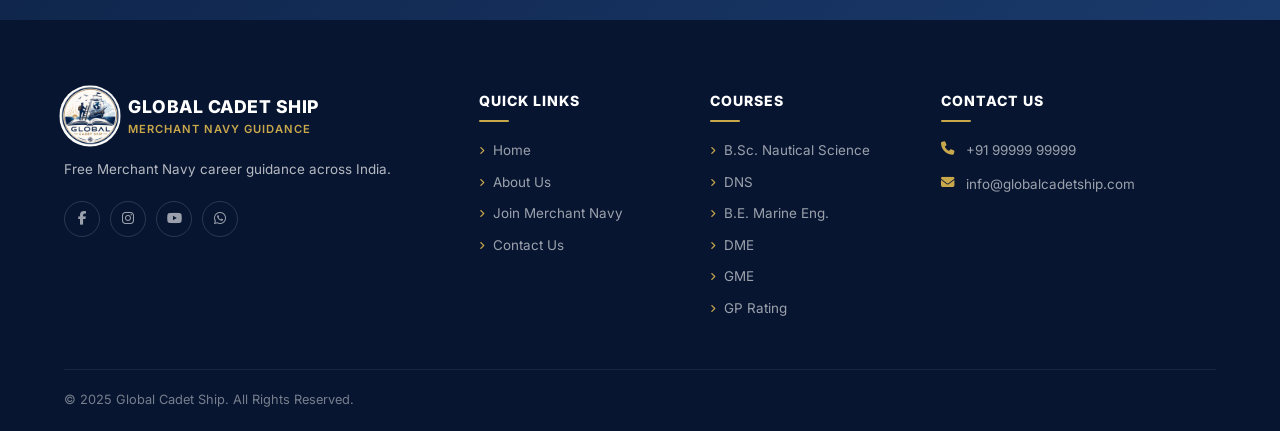
<file: courses/deck-department.html>
<!DOCTYPE html>
<html lang="en">
<head>
  <meta charset="UTF-8" />
  <meta name="viewport" content="width=device-width, initial-scale=1.0" />
  <title>Deck Department – Global Cadet Ship</title>
  <link rel="stylesheet" href="../assets/css/style.css" />
  <link rel="stylesheet" href="https://cdnjs.cloudflare.com/ajax/libs/font-awesome/6.5.0/css/all.min.css" />
  <link href="https://fonts.googleapis.com/css2?family=Inter:wght@400;500;600;700;800;900&display=swap" rel="stylesheet" />
  <style>
    body { font-family: 'Inter', 'Segoe UI', Arial, sans-serif; }
    .dept-main h2 { font-size: 1.7rem; font-weight: 800; color: var(--text-dark); margin-bottom: 16px; }
    .dept-main p { font-size: 0.95rem; color: var(--text-body); line-height: 1.8; margin-bottom: 14px; }
    .dept-main ul { margin: 8px 0 20px 0; padding: 0; list-style: none; }
    .dept-main ul li { display: flex; align-items: flex-start; gap: 10px; font-size: 0.93rem; color: var(--text-body); line-height: 1.7; margin-bottom: 8px; }
    .dept-main ul li::before { content: ''; display: inline-block; width: 7px; height: 7px; background: var(--navy); border-radius: 50%; flex-shrink: 0; margin-top: 7px; }
    .career-section h3 { font-size: 1rem; font-weight: 800; color: var(--navy); margin-bottom: 18px; display: flex; align-items: center; gap: 8px; }
    .career-section h3 i { color: var(--gold); }
    .dept-grid { display: grid; grid-template-columns: 1fr 1fr; gap: 48px; align-items: start; }
    @media(max-width:860px){ .dept-grid { grid-template-columns: 1fr; } }
  </style>
</head>
<body>

<!-- NAVBAR -->
<nav class="navbar-pill-wrap page-nav" id="mainNav">
  <div class="pill-logo-group">
    <a href="../index.html" class="pill-logo">
      <img src="../assets/images/logo.png" alt="Global Cadet Ship" />
    </a>
    <div class="pill-brand-beside">
      <span class="pbb-name">Global Cadet Ship</span>
      <span class="pbb-sub">Merchant Navy Career Guidance</span>
    </div>
  </div>
  <div class="nav-pill" id="navPill">
    <ul class="pill-menu">
      <li><a href="../index.html" class="pill-link">Home</a></li>
      <li><a href="../about.html" class="pill-link">About Us</a></li>
      <li><a href="../merchant-navy.html" class="pill-link">Merchant Navy</a></li>
      <li class="pill-item-dropdown">
        <a href="../courses.html" class="pill-link active">Join Merchant Navy <i class="fas fa-chevron-down"></i></a>
        <div class="pill-dropdown">
          <div class="pill-has-sub">
            <a href="../courses/deck-department.html" class="active-dept">Deck Department <i class="fas fa-chevron-right"></i></a>
            <div class="pill-sub-dropdown">
              <a href="../courses/bsc-nautical-science.html">B.Sc. Nautical Science</a>
              <a href="../courses/dns.html">Diploma in Nautical Science (DNS)</a>
            </div>
          </div>
          <div class="pill-has-sub">
            <a href="../courses/engine-department.html">Engine Department <i class="fas fa-chevron-right"></i></a>
            <div class="pill-sub-dropdown">
              <a href="../courses/be-marine-engineering.html">B.E. Marine Engineering</a>
              <a href="../courses/dme.html">Diploma in Marine Engineering</a>
              <a href="../courses/gme.html">Graduate Marine Engineering (GME)</a>
            </div>
          </div>
          <a href="#">Saloon Department</a>
          <a href="#">ETO Department</a>
          <a href="../courses/gp-rating.html">GPR Department</a>
        </div>
      </li>
      <li><a href="../supporters.html" class="pill-link">Our Supporters</a></li>
    </ul>
  </div>
  <a href="../contact.html" class="pill-cta">Contact Us</a>
  <div class="pill-hamburger" id="pillHamburger"><span></span><span></span><span></span></div>
</nav>

<!-- PAGE HERO -->
<div class="page-hero" style="padding-top:96px;">
  <div class="container">
    <h1>Deck Department</h1>
    <p>Navigation, Cargo Operations &amp; Bridge Management</p>
    <div class="breadcrumb">
      <a href="../index.html">Home</a>
      <i class="fas fa-angle-right"></i>
      <a href="../courses.html">Join Merchant Navy</a>
      <i class="fas fa-angle-right"></i>
      <span>Deck Department</span>
    </div>
  </div>
</div>

<!-- MAIN CONTENT -->
<section class="section">
  <div class="container">
    <div class="dept-grid">

      <div class="dept-main">
        <!-- Photo placeholder -->
        <div class="img-placeholder" style="height:260px; margin-bottom:32px; border-radius:var(--radius-lg);">
          <i class="fas fa-image"></i>
          <span>Deck Department Photo</span>
        </div>

        <h2>Deck Department</h2>
        <p>Deck officers operate and navigate the vessel while ensuring safe cargo handling and compliance with international navigation rules.</p>
        <p>The Deck Department is responsible for:</p>
        <ul>
          <li>Ship navigation</li>
          <li>Voyage planning</li>
          <li>Cargo operations</li>
          <li>Bridge watchkeeping</li>
          <li>Ship stability</li>
          <li>Safety management</li>
          <li>Maritime communication</li>
          <li>Port operations</li>
        </ul>

        <div style="margin-top:24px; display:flex; gap:12px; flex-wrap:wrap;">
          <a href="bsc-nautical-science.html" class="btn-primary"><i class="fas fa-graduation-cap"></i> B.Sc. Nautical Science</a>
          <a href="dns.html" class="btn-outline"><i class="fas fa-graduation-cap"></i> DNS</a>
        </div>
      </div>

      <div class="career-section">
        <h3><i class="fas fa-chart-line"></i> Career Progression</h3>
        <div class="career-path">
          <div class="career-step top">DNS / B.Sc. Nautical Science</div>
          <div class="career-arrow"><i class="fas fa-arrow-down"></i></div>
          <div class="career-step">Deck Cadet</div>
          <div class="career-arrow"><i class="fas fa-arrow-down"></i><small>12–18 Months Sea Time</small></div>
          <div class="career-step">Second Mate FG Exam</div>
          <div class="career-arrow"><i class="fas fa-arrow-down"></i></div>
          <div class="career-step">Third Officer / Second Officer</div>
          <div class="career-arrow"><i class="fas fa-arrow-down"></i><small>Approx. 18 Months Sea Time</small></div>
          <div class="career-step">Chief Mate FG Exam</div>
          <div class="career-arrow"><i class="fas fa-arrow-down"></i></div>
          <div class="career-step">Chief Officer</div>
          <div class="career-arrow"><i class="fas fa-arrow-down"></i><small>Approx. 12 Months Sea Time</small></div>
          <div class="career-step">Master FG Exam</div>
          <div class="career-arrow"><i class="fas fa-arrow-down"></i></div>
          <div class="career-step highlight">Captain / Master Mariner &#9875;</div>
        </div>
      </div>

    </div>
  </div>
</section>

<!-- CTA -->
<div class="cta-banner">
  <div class="container">
    <h2>Start Your Deck Officer Career</h2>
    <p>Get free counselling on eligibility, courses, and admission for the Deck Department.</p>
    <div class="cta-buttons">
      <a href="../contact.html" class="btn-primary"><i class="fas fa-phone"></i> Get Free Guidance</a>
      <a href="../courses.html" class="btn-outline"><i class="fas fa-ship"></i> All Departments</a>
    </div>
  </div>
</div>

<footer class="footer">
  <div class="container">
    <div class="footer-grid">
      <div>
        <div class="footer-brand"><img src="../assets/images/logo.png" alt="Global Cadet Ship" /><div class="footer-brand-text"><div class="name">Global Cadet Ship</div><div class="tagline">Merchant Navy Guidance</div></div></div>
        <p class="footer-desc">Free Merchant Navy career guidance across India.</p>
        <div class="footer-social"><a href="#"><i class="fab fa-facebook-f"></i></a><a href="#"><i class="fab fa-instagram"></i></a><a href="#"><i class="fab fa-youtube"></i></a><a href="#"><i class="fab fa-whatsapp"></i></a></div>
      </div>
      <div class="footer-col"><h4>Quick Links</h4><ul class="footer-links"><li><a href="../index.html"><i class="fas fa-angle-right"></i> Home</a></li><li><a href="../about.html"><i class="fas fa-angle-right"></i> About Us</a></li><li><a href="../courses.html"><i class="fas fa-angle-right"></i> Join Merchant Navy</a></li><li><a href="../contact.html"><i class="fas fa-angle-right"></i> Contact Us</a></li></ul></div>
      <div class="footer-col"><h4>Courses</h4><ul class="footer-links"><li><a href="bsc-nautical-science.html"><i class="fas fa-angle-right"></i> B.Sc. Nautical Science</a></li><li><a href="dns.html"><i class="fas fa-angle-right"></i> DNS</a></li><li><a href="be-marine-engineering.html"><i class="fas fa-angle-right"></i> B.E. Marine Eng.</a></li><li><a href="dme.html"><i class="fas fa-angle-right"></i> DME</a></li><li><a href="gme.html"><i class="fas fa-angle-right"></i> GME</a></li><li><a href="gp-rating.html"><i class="fas fa-angle-right"></i> GP Rating</a></li></ul></div>
      <div class="footer-col"><h4>Contact Us</h4><div class="footer-contact"><div class="footer-contact-item"><i class="fas fa-phone"></i><span>+91 99999 99999</span></div><div class="footer-contact-item"><i class="fas fa-envelope"></i><span>info@globalcadetship.com</span></div></div></div>
    </div>
    <div class="footer-bottom"><span>&copy; 2025 Global Cadet Ship. All Rights Reserved.</span></div>
  </div>
</footer>
<button class="back-to-top"><i class="fas fa-arrow-up"></i></button>
<script src="../assets/js/main.js"></script>
</body>
</html>
</file>
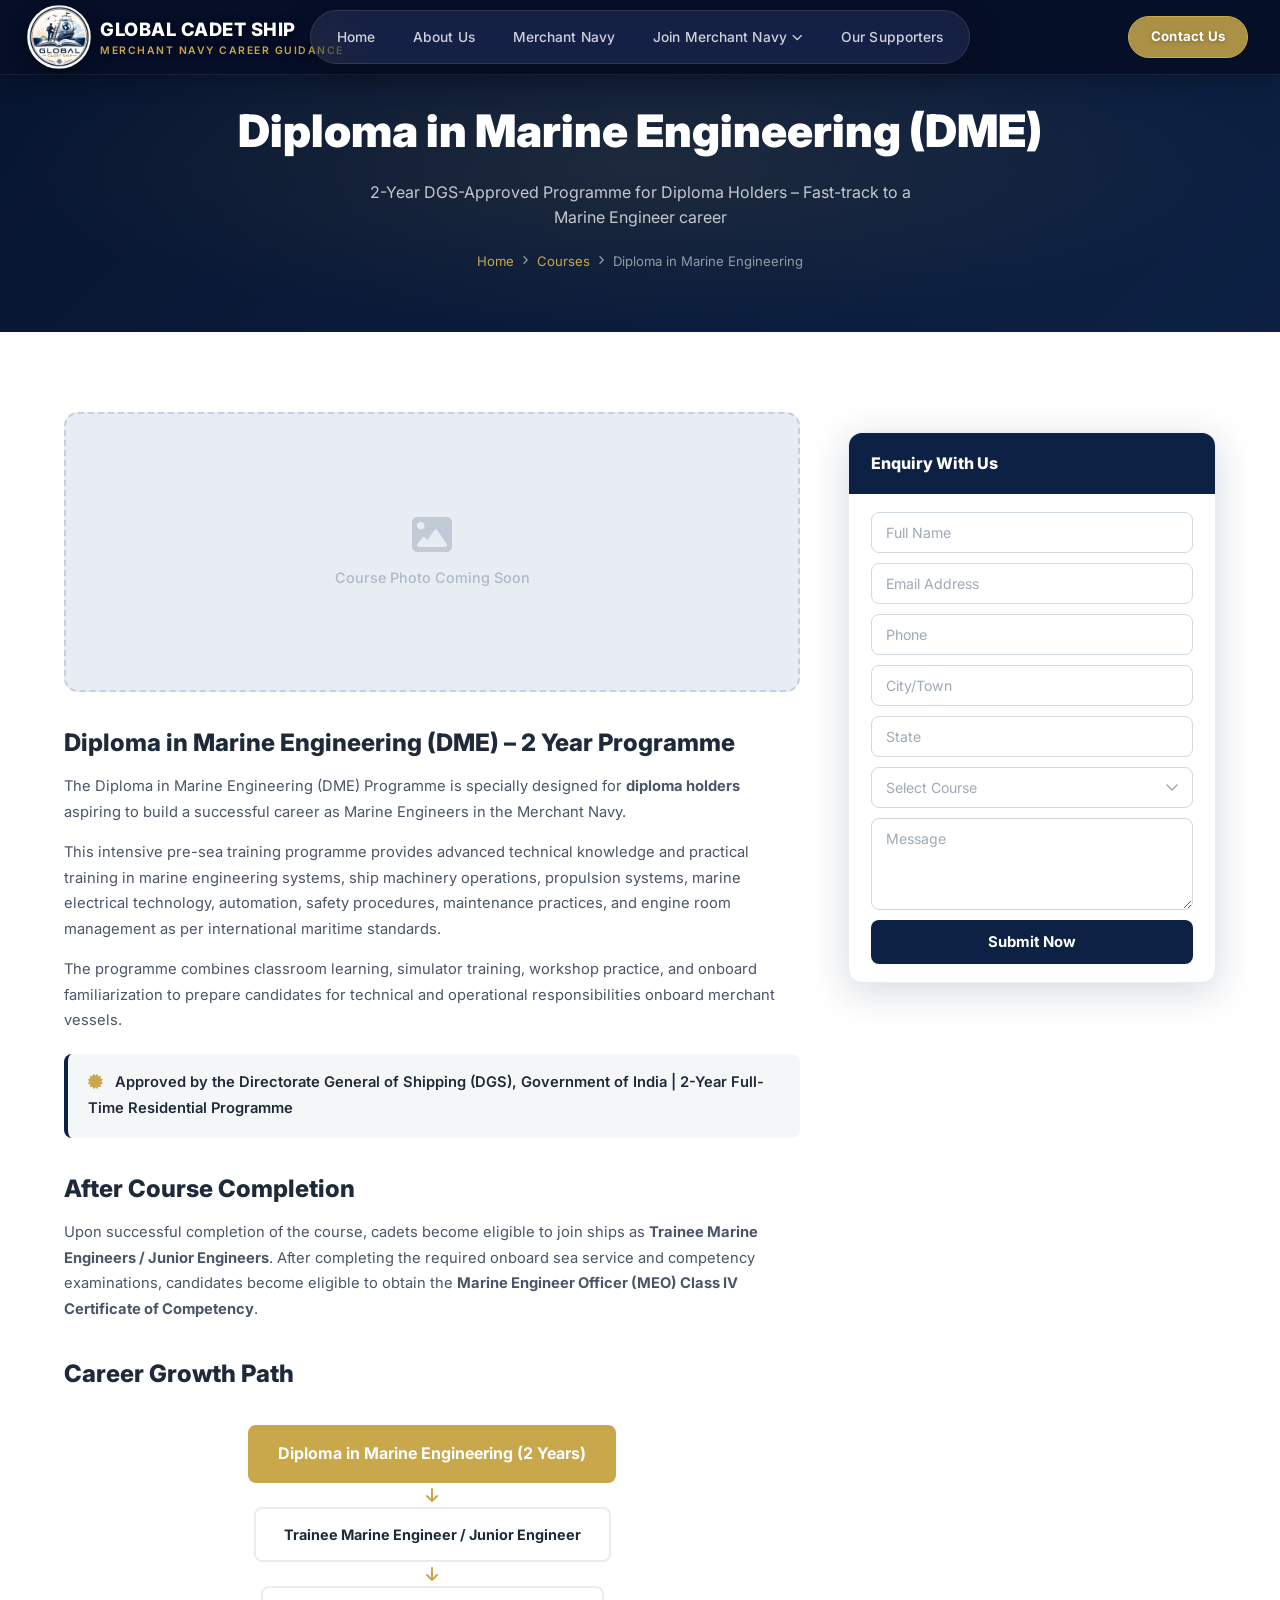
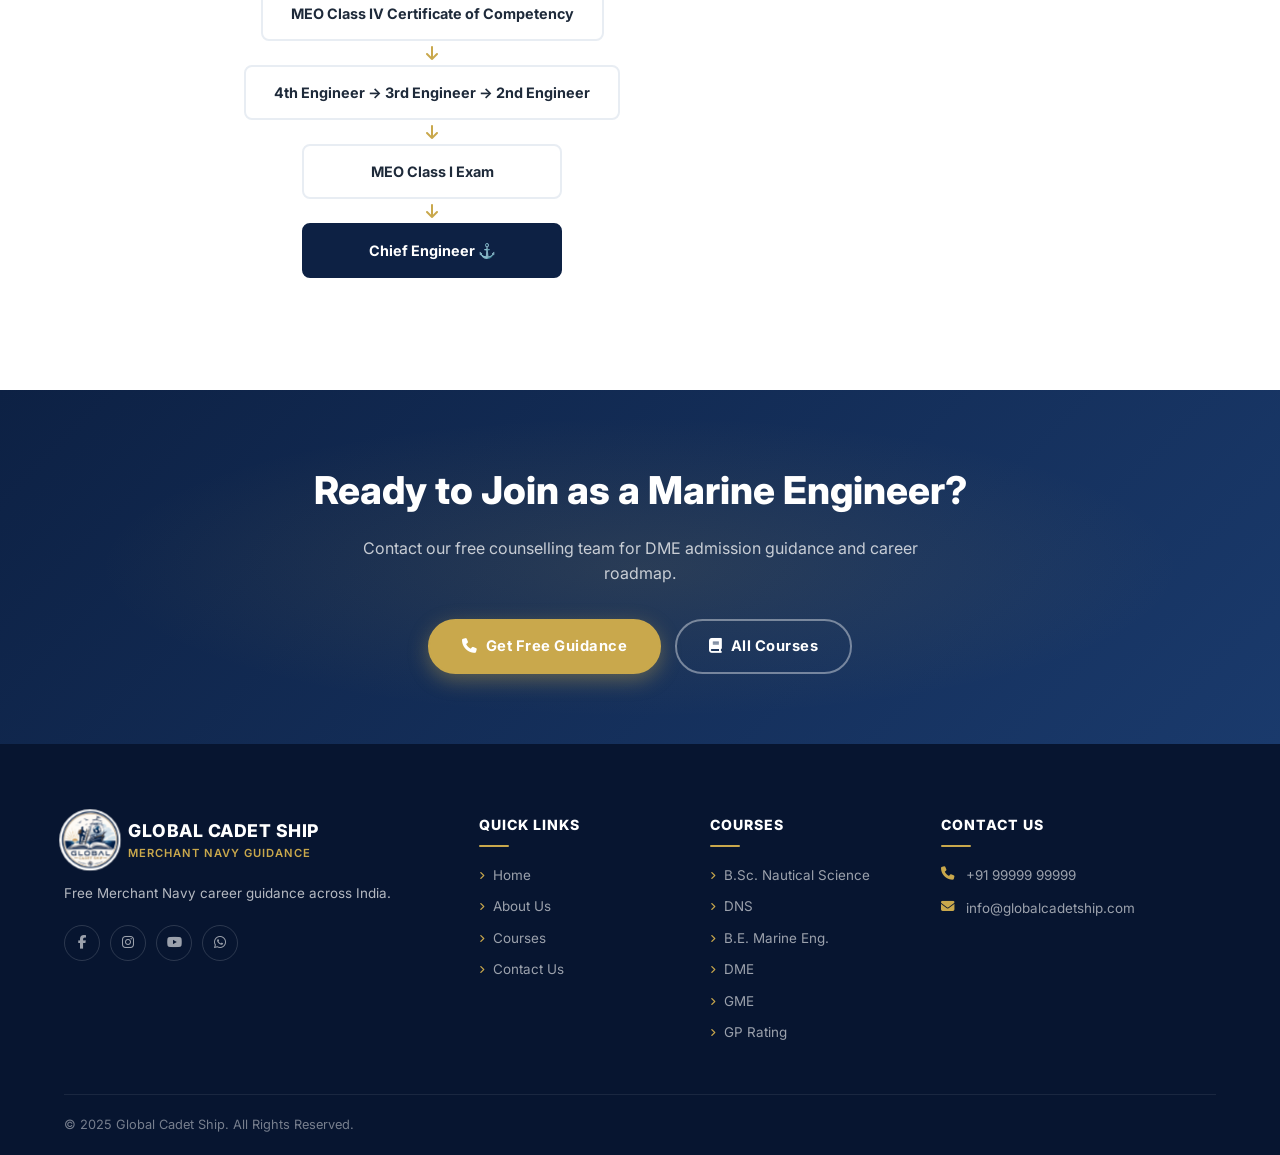
<file: courses/dme.html>
<!DOCTYPE html>
<html lang="en">
<head>
  <meta charset="UTF-8" /><meta name="viewport" content="width=device-width, initial-scale=1.0" />
  <title>Diploma in Marine Engineering (DME) – Global Cadet Ship</title>
  <link rel="stylesheet" href="../assets/css/style.css" />
  <link rel="stylesheet" href="https://cdnjs.cloudflare.com/ajax/libs/font-awesome/6.5.0/css/all.min.css" />
  <link href="https://fonts.googleapis.com/css2?family=Inter:wght@400;500;600;700;800;900&display=swap" rel="stylesheet" />
  <style>
    body { font-family: 'Inter', 'Segoe UI', Arial, sans-serif; }
    .course-detail-grid { display: grid; grid-template-columns: 2fr 1fr; gap: 48px; align-items: start; }
    .course-sidebar { position: sticky; top: 100px; }
    .sidebar-card { background: var(--white); border-radius: var(--radius-lg); box-shadow: var(--shadow-lg); border: 1px solid var(--gray-light); overflow: hidden; }
    .sidebar-card-header { background: var(--navy); padding: 22px; text-align: center; }
    .sidebar-card-header h3 { color: var(--white); font-size: 1.05rem; font-weight: 800; margin-bottom: 6px; }
    .sidebar-card-header p { color: rgba(255,255,255,0.7); font-size: 0.82rem; }
    .sidebar-card-body { padding: 22px; }
    .sidebar-info-item { display: flex; gap: 12px; align-items: flex-start; padding: 10px 0; border-bottom: 1px solid var(--gray-light); }
    .sidebar-info-item:last-child { border-bottom: none; }
    .sidebar-info-item i { color: var(--gold); font-size: 0.95rem; margin-top: 2px; flex-shrink:0; }
    .sidebar-info-item .si-label { font-size: 0.73rem; font-weight: 700; text-transform: uppercase; color: var(--gray); }
    .sidebar-info-item .si-val { font-size: 0.88rem; font-weight: 700; color: var(--text-dark); }
    .course-main h2 { font-size: 1.5rem; font-weight: 800; color: var(--text-dark); margin: 32px 0 12px; }
    .course-main h2:first-child { margin-top: 0; }
    .course-main p { font-size: 0.92rem; color: var(--text-body); line-height: 1.75; margin-bottom: 14px; }
    .highlight-box { background: rgba(13,33,68,0.04); border-left: 4px solid var(--navy); border-radius: var(--radius); padding: 16px 20px; margin: 20px 0; }
    .highlight-box p { margin-bottom: 0; font-weight: 600; color: var(--text-dark); }
    .enquiry-card { background: var(--white); border-radius: var(--radius-lg); box-shadow: var(--shadow-lg); border: 1px solid var(--gray-light); overflow: hidden; }
    .enquiry-card-header { background: var(--navy); padding: 18px 22px; }
    .enquiry-card-header h3 { color: var(--white); font-size: 1rem; font-weight: 800; margin: 0; }
    .enquiry-card-body { padding: 18px 22px; }
    .enquiry-form { display: flex; flex-direction: column; gap: 10px; }
    .enquiry-form input, .enquiry-form select, .enquiry-form textarea { width: 100%; padding: 11px 14px; border: 1px solid #d1d9e0; border-radius: 8px; font-size: 0.88rem; font-family: inherit; color: var(--text-dark); background: var(--white); outline: none; box-sizing: border-box; transition: border-color 0.2s; }
    .enquiry-form input::placeholder, .enquiry-form textarea::placeholder { color: #9eaab6; }
    .enquiry-form select { color: #9eaab6; appearance: none; background-image: url("data:image/svg+xml,%3Csvg xmlns='http://www.w3.org/2000/svg' width='12' height='8' viewBox='0 0 12 8'%3E%3Cpath d='M1 1l5 5 5-5' stroke='%239eaab6' stroke-width='1.5' fill='none' stroke-linecap='round'/%3E%3C/svg%3E"); background-repeat: no-repeat; background-position: right 14px center; padding-right: 36px; }
    .enquiry-form select.selected { color: var(--text-dark); }
    .enquiry-form input:focus, .enquiry-form select:focus, .enquiry-form textarea:focus { border-color: var(--navy); }
    .enquiry-form textarea { resize: vertical; min-height: 90px; }
    .enquiry-submit { background: var(--navy); color: var(--white); border: none; border-radius: 8px; padding: 13px; font-size: 0.93rem; font-weight: 700; cursor: pointer; font-family: inherit; transition: background 0.2s; }
    .enquiry-submit:hover { background: #0a1f44; }
    @media(max-width:900px){ .course-detail-grid { grid-template-columns: 1fr; } .course-sidebar { position: static; } }
  </style>
</head>
<body>
<!-- NAVBAR -->
<nav class="navbar-pill-wrap page-nav" id="mainNav">
  <div class="pill-logo-group">
    <a href="../index.html" class="pill-logo">
      <img src="../assets/images/logo.png" alt="Global Cadet Ship" />
    </a>
    <div class="pill-brand-beside">
      <span class="pbb-name">Global Cadet Ship</span>
      <span class="pbb-sub">Merchant Navy Career Guidance</span>
    </div>
  </div>
  <div class="nav-pill" id="navPill">
    <ul class="pill-menu">
      <li><a href="../index.html" class="pill-link">Home</a></li>
      <li><a href="../about.html" class="pill-link">About Us</a></li>
      <li><a href="../merchant-navy.html" class="pill-link">Merchant Navy</a></li>
            <li class="pill-item-dropdown">
        <a href="../courses.html" class="pill-link">Join Merchant Navy <i class="fas fa-chevron-down"></i></a>
        <div class="pill-dropdown">
          <div class="pill-has-sub">
            <a href="../courses/deck-department.html">Deck Department <i class="fas fa-chevron-right"></i></a>
            <div class="pill-sub-dropdown">
              <a href="../courses/bsc-nautical-science.html">B.Sc. Nautical Science</a>
              <a href="../courses/dns.html">Diploma in Nautical Science (DNS)</a>
            </div>
          </div>
          <div class="pill-has-sub">
            <a href="../courses/engine-department.html">Engine Department <i class="fas fa-chevron-right"></i></a>
            <div class="pill-sub-dropdown">
              <a href="../courses/be-marine-engineering.html">B.E. Marine Engineering</a>
              <a href="../courses/dme.html">Diploma in Marine Engineering</a>
              <a href="../courses/gme.html">Graduate Marine Engineering (GME)</a>
            </div>
          </div>
          <a href="#">Saloon Department</a>
          <a href="#">ETO Department</a>
          <a href="../courses/gp-rating.html">GPR Department</a>
        </div>
      </li>
      <li><a href="../supporters.html" class="pill-link">Our Supporters</a></li>
    </ul>
  </div>
  <a href="../contact.html" class="pill-cta">Contact Us</a>
  <div class="pill-hamburger" id="pillHamburger"><span></span><span></span><span></span></div>
</nav>
<div class="page-hero" style="padding-top:96px;">
  <div class="container">
    <h1>Diploma in Marine Engineering (DME)</h1>
    <p>2-Year DGS-Approved Programme for Diploma Holders – Fast-track to a Marine Engineer career</p>
    <div class="breadcrumb"><a href="../index.html">Home</a><i class="fas fa-angle-right"></i><a href="../courses.html">Courses</a><i class="fas fa-angle-right"></i><span>Diploma in Marine Engineering</span></div>
  </div>
</div>
<section class="section">
  <div class="container">
    <div class="course-detail-grid">
      <div class="course-main">
        <div class="img-placeholder" style="height:280px; margin-bottom:32px;"><i class="fas fa-image"></i><span>Course Photo Coming Soon</span></div>
        <h2>Diploma in Marine Engineering (DME) – 2 Year Programme</h2>
        <p>The Diploma in Marine Engineering (DME) Programme is specially designed for <strong>diploma holders</strong> aspiring to build a successful career as Marine Engineers in the Merchant Navy.</p>
        <p>This intensive pre-sea training programme provides advanced technical knowledge and practical training in marine engineering systems, ship machinery operations, propulsion systems, marine electrical technology, automation, safety procedures, maintenance practices, and engine room management as per international maritime standards.</p>
        <p>The programme combines classroom learning, simulator training, workshop practice, and onboard familiarization to prepare candidates for technical and operational responsibilities onboard merchant vessels.</p>
        <div class="highlight-box">
          <p><i class="fas fa-certificate" style="color:var(--gold); margin-right:8px;"></i> Approved by the Directorate General of Shipping (DGS), Government of India | 2-Year Full-Time Residential Programme</p>
        </div>
        <h2>After Course Completion</h2>
        <p>Upon successful completion of the course, cadets become eligible to join ships as <strong>Trainee Marine Engineers / Junior Engineers</strong>. After completing the required onboard sea service and competency examinations, candidates become eligible to obtain the <strong>Marine Engineer Officer (MEO) Class IV Certificate of Competency</strong>.</p>
        <h2>Career Growth Path</h2>
        <div class="career-path">
          <div class="career-step top">Diploma in Marine Engineering (2 Years)</div>
          <div class="career-arrow"><i class="fas fa-arrow-down"></i></div>
          <div class="career-step">Trainee Marine Engineer / Junior Engineer</div>
          <div class="career-arrow"><i class="fas fa-arrow-down"></i></div>
          <div class="career-step">MEO Class IV Certificate of Competency</div>
          <div class="career-arrow"><i class="fas fa-arrow-down"></i></div>
          <div class="career-step">4th Engineer → 3rd Engineer → 2nd Engineer</div>
          <div class="career-arrow"><i class="fas fa-arrow-down"></i></div>
          <div class="career-step">MEO Class I Exam</div>
          <div class="career-arrow"><i class="fas fa-arrow-down"></i></div>
          <div class="career-step highlight">Chief Engineer &#9875;</div>
        </div>
      </div>
      <div class="course-sidebar">
        <div class="enquiry-card" style="margin-top:20px;">
          <div class="enquiry-card-header">
            <h3>Enquiry With Us</h3>
          </div>
          <div class="enquiry-card-body">
            <form class="enquiry-form" onsubmit="return false;">
              <input type="text" placeholder="Full Name" />
              <input type="email" placeholder="Email Address" />
              <input type="tel" placeholder="Phone" />
              <input type="text" placeholder="City/Town" />
              <input type="text" placeholder="State" />
              <select>
                <option value="" disabled selected>Select Course</option>
                <option>B.Sc. Nautical Science</option>
                <option>Diploma in Nautical Science (DNS)</option>
                <option>B.E. Marine Engineering</option>
                <option>Diploma in Marine Engineering (DME)</option>
                <option>Graduate Marine Engineering (GME)</option>
                <option>GP Rating</option>
              </select>
              <textarea placeholder="Message" rows="4"></textarea>
              <button type="submit" class="enquiry-submit">Submit Now</button>
            </form>
          </div>
        </div>
      </div>
  </div>
</section>
<div class="cta-banner">
  <div class="container">
    <h2>Ready to Join as a Marine Engineer?</h2>
    <p>Contact our free counselling team for DME admission guidance and career roadmap.</p>
    <div class="cta-buttons"><a href="../contact.html" class="btn-primary"><i class="fas fa-phone"></i> Get Free Guidance</a><a href="../courses.html" class="btn-outline"><i class="fas fa-book"></i> All Courses</a></div>
  </div>
</div>
<footer class="footer"><div class="container"><div class="footer-grid"><div><div class="footer-brand"><img src="../assets/images/logo.png" alt="Global Cadet Ship" /><div class="footer-brand-text"><div class="name">Global Cadet Ship</div><div class="tagline">Merchant Navy Guidance</div></div></div><p class="footer-desc">Free Merchant Navy career guidance across India.</p><div class="footer-social"><a href="#"><i class="fab fa-facebook-f"></i></a><a href="#"><i class="fab fa-instagram"></i></a><a href="#"><i class="fab fa-youtube"></i></a><a href="#"><i class="fab fa-whatsapp"></i></a></div></div><div class="footer-col"><h4>Quick Links</h4><ul class="footer-links"><li><a href="../index.html"><i class="fas fa-angle-right"></i> Home</a></li><li><a href="../about.html"><i class="fas fa-angle-right"></i> About Us</a></li><li><a href="../courses.html"><i class="fas fa-angle-right"></i> Courses</a></li><li><a href="../contact.html"><i class="fas fa-angle-right"></i> Contact Us</a></li></ul></div><div class="footer-col"><h4>Courses</h4><ul class="footer-links"><li><a href="bsc-nautical-science.html"><i class="fas fa-angle-right"></i> B.Sc. Nautical Science</a></li><li><a href="dns.html"><i class="fas fa-angle-right"></i> DNS</a></li><li><a href="be-marine-engineering.html"><i class="fas fa-angle-right"></i> B.E. Marine Eng.</a></li><li><a href="dme.html"><i class="fas fa-angle-right"></i> DME</a></li><li><a href="gme.html"><i class="fas fa-angle-right"></i> GME</a></li><li><a href="gp-rating.html"><i class="fas fa-angle-right"></i> GP Rating</a></li></ul></div><div class="footer-col"><h4>Contact Us</h4><div class="footer-contact"><div class="footer-contact-item"><i class="fas fa-phone"></i><span>+91 99999 99999</span></div><div class="footer-contact-item"><i class="fas fa-envelope"></i><span>info@globalcadetship.com</span></div></div></div></div><div class="footer-bottom"><span>&copy; 2025 Global Cadet Ship. All Rights Reserved.</span></div></div></footer>
<button class="back-to-top"><i class="fas fa-arrow-up"></i></button>
<script src="../assets/js/main.js"></script>
</body>
</html>
</file>
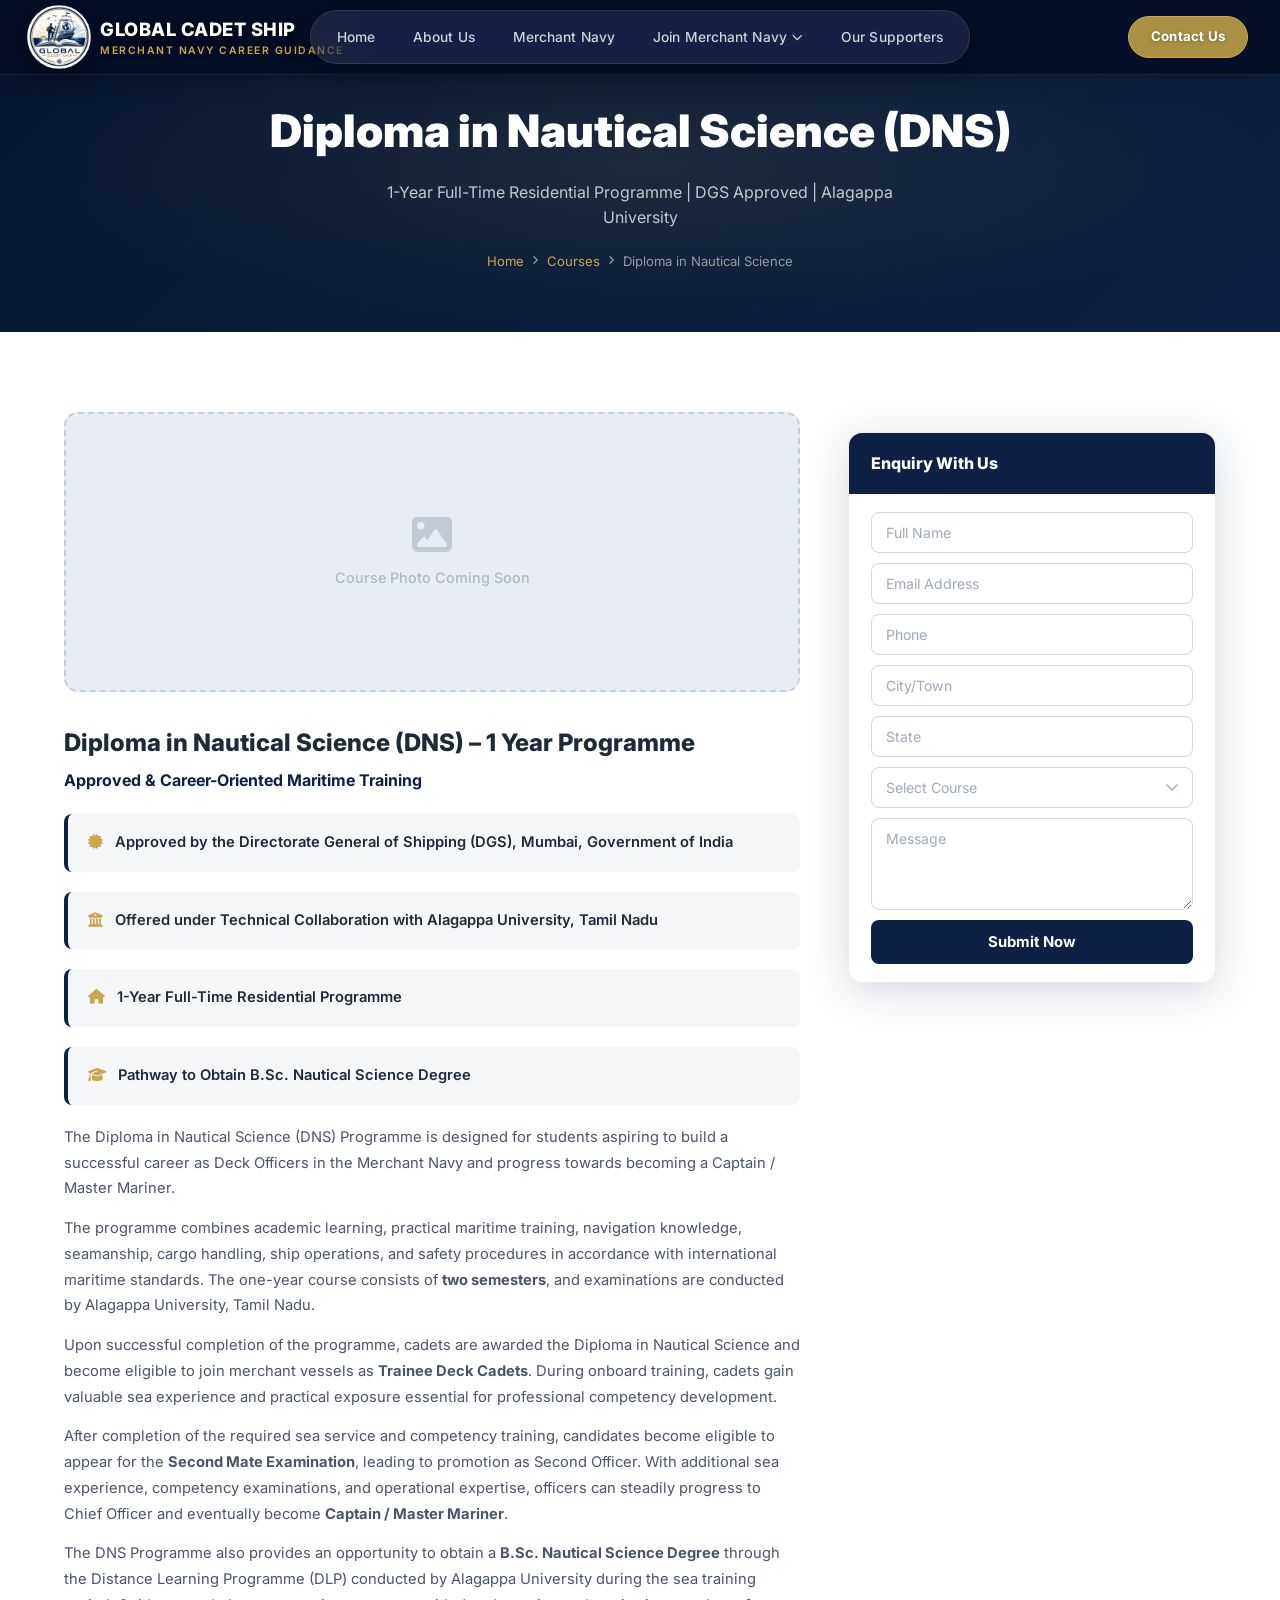
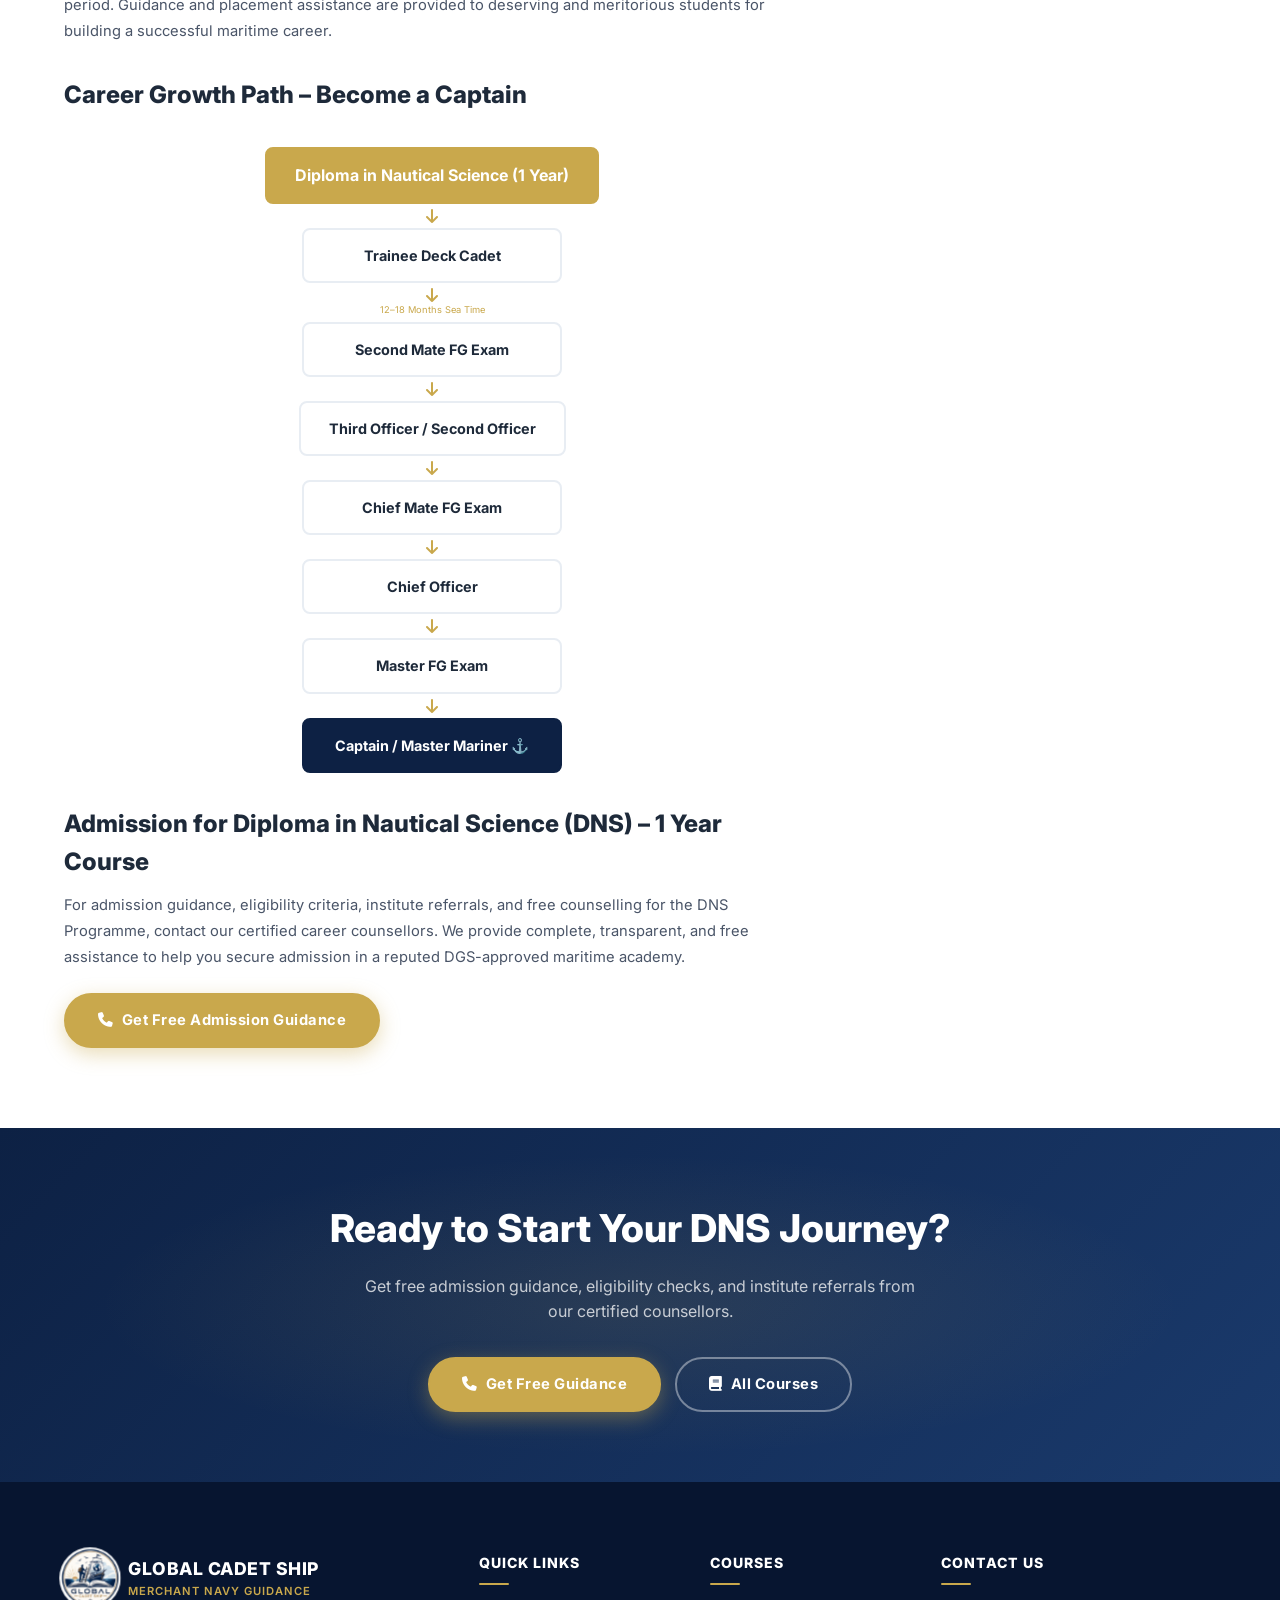
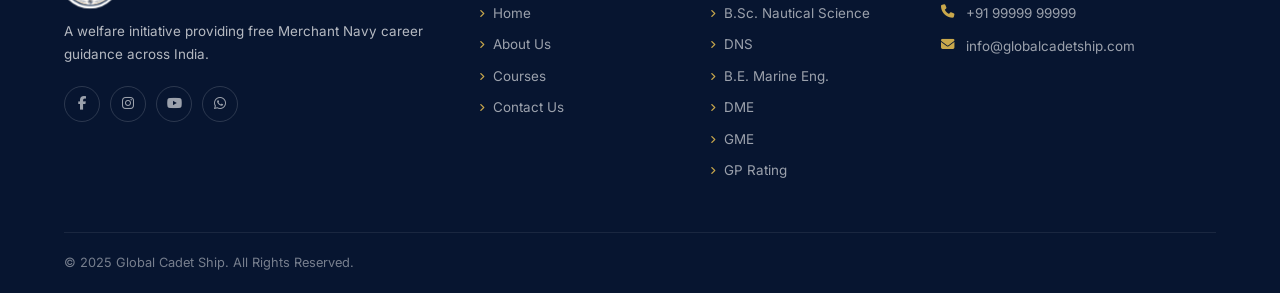
<file: courses/dns.html>
<!DOCTYPE html>
<html lang="en">
<head>
  <meta charset="UTF-8" />
  <meta name="viewport" content="width=device-width, initial-scale=1.0" />
  <title>Diploma in Nautical Science (DNS) – Global Cadet Ship</title>
  <link rel="stylesheet" href="../assets/css/style.css" />
  <link rel="stylesheet" href="https://cdnjs.cloudflare.com/ajax/libs/font-awesome/6.5.0/css/all.min.css" />
  <link href="https://fonts.googleapis.com/css2?family=Inter:wght@400;500;600;700;800;900&display=swap" rel="stylesheet" />
  <style>
    body { font-family: 'Inter', 'Segoe UI', Arial, sans-serif; }
    .course-detail-grid { display: grid; grid-template-columns: 2fr 1fr; gap: 48px; align-items: start; }
    .course-sidebar { position: sticky; top: 100px; }
    .sidebar-card { background: var(--white); border-radius: var(--radius-lg); box-shadow: var(--shadow-lg); border: 1px solid var(--gray-light); overflow: hidden; }
    .sidebar-card-header { background: var(--navy); padding: 22px; text-align: center; }
    .sidebar-card-header h3 { color: var(--white); font-size: 1.05rem; font-weight: 800; margin-bottom: 6px; }
    .sidebar-card-header p { color: rgba(255,255,255,0.7); font-size: 0.82rem; }
    .sidebar-card-body { padding: 22px; }
    .sidebar-info-item { display: flex; gap: 12px; align-items: flex-start; padding: 10px 0; border-bottom: 1px solid var(--gray-light); }
    .sidebar-info-item:last-child { border-bottom: none; }
    .sidebar-info-item i { color: var(--gold); font-size: 0.95rem; margin-top: 2px; flex-shrink:0; }
    .sidebar-info-item .si-label { font-size: 0.73rem; font-weight: 700; text-transform: uppercase; letter-spacing: 0.5px; color: var(--gray); }
    .sidebar-info-item .si-val { font-size: 0.88rem; font-weight: 700; color: var(--text-dark); }
    .course-main h2 { font-size: 1.5rem; font-weight: 800; color: var(--text-dark); margin: 32px 0 12px; }
    .course-main h2:first-child { margin-top: 0; }
    .course-main p { font-size: 0.92rem; color: var(--text-body); line-height: 1.75; margin-bottom: 14px; }
    .highlight-box { background: rgba(13,33,68,0.04); border-left: 4px solid var(--navy); border-radius: var(--radius); padding: 16px 20px; margin: 20px 0; }
    .highlight-box p { margin-bottom: 0; font-weight: 600; color: var(--text-dark); }
    .enquiry-card { background: var(--white); border-radius: var(--radius-lg); box-shadow: var(--shadow-lg); border: 1px solid var(--gray-light); overflow: hidden; }
    .enquiry-card-header { background: var(--navy); padding: 18px 22px; }
    .enquiry-card-header h3 { color: var(--white); font-size: 1rem; font-weight: 800; margin: 0; }
    .enquiry-card-body { padding: 18px 22px; }
    .enquiry-form { display: flex; flex-direction: column; gap: 10px; }
    .enquiry-form input, .enquiry-form select, .enquiry-form textarea { width: 100%; padding: 11px 14px; border: 1px solid #d1d9e0; border-radius: 8px; font-size: 0.88rem; font-family: inherit; color: var(--text-dark); background: var(--white); outline: none; box-sizing: border-box; transition: border-color 0.2s; }
    .enquiry-form input::placeholder, .enquiry-form textarea::placeholder { color: #9eaab6; }
    .enquiry-form select { color: #9eaab6; appearance: none; background-image: url("data:image/svg+xml,%3Csvg xmlns='http://www.w3.org/2000/svg' width='12' height='8' viewBox='0 0 12 8'%3E%3Cpath d='M1 1l5 5 5-5' stroke='%239eaab6' stroke-width='1.5' fill='none' stroke-linecap='round'/%3E%3C/svg%3E"); background-repeat: no-repeat; background-position: right 14px center; padding-right: 36px; }
    .enquiry-form select.selected { color: var(--text-dark); }
    .enquiry-form input:focus, .enquiry-form select:focus, .enquiry-form textarea:focus { border-color: var(--navy); }
    .enquiry-form textarea { resize: vertical; min-height: 90px; }
    .enquiry-submit { background: var(--navy); color: var(--white); border: none; border-radius: 8px; padding: 13px; font-size: 0.93rem; font-weight: 700; cursor: pointer; font-family: inherit; transition: background 0.2s; }
    .enquiry-submit:hover { background: #0a1f44; }
    @media(max-width:900px){ .course-detail-grid { grid-template-columns: 1fr; } .course-sidebar { position: static; } }
  </style>
</head>
<body>

<!-- NAVBAR -->
<nav class="navbar-pill-wrap page-nav" id="mainNav">
  <div class="pill-logo-group">
    <a href="../index.html" class="pill-logo">
      <img src="../assets/images/logo.png" alt="Global Cadet Ship" />
    </a>
    <div class="pill-brand-beside">
      <span class="pbb-name">Global Cadet Ship</span>
      <span class="pbb-sub">Merchant Navy Career Guidance</span>
    </div>
  </div>
  <div class="nav-pill" id="navPill">
    <ul class="pill-menu">
      <li><a href="../index.html" class="pill-link">Home</a></li>
      <li><a href="../about.html" class="pill-link">About Us</a></li>
      <li><a href="../merchant-navy.html" class="pill-link">Merchant Navy</a></li>
            <li class="pill-item-dropdown">
        <a href="../courses.html" class="pill-link">Join Merchant Navy <i class="fas fa-chevron-down"></i></a>
        <div class="pill-dropdown">
          <div class="pill-has-sub">
            <a href="../courses/deck-department.html">Deck Department <i class="fas fa-chevron-right"></i></a>
            <div class="pill-sub-dropdown">
              <a href="../courses/bsc-nautical-science.html">B.Sc. Nautical Science</a>
              <a href="../courses/dns.html">Diploma in Nautical Science (DNS)</a>
            </div>
          </div>
          <div class="pill-has-sub">
            <a href="../courses/engine-department.html">Engine Department <i class="fas fa-chevron-right"></i></a>
            <div class="pill-sub-dropdown">
              <a href="../courses/be-marine-engineering.html">B.E. Marine Engineering</a>
              <a href="../courses/dme.html">Diploma in Marine Engineering</a>
              <a href="../courses/gme.html">Graduate Marine Engineering (GME)</a>
            </div>
          </div>
          <a href="#">Saloon Department</a>
          <a href="#">ETO Department</a>
          <a href="../courses/gp-rating.html">GPR Department</a>
        </div>
      </li>
      <li><a href="../supporters.html" class="pill-link">Our Supporters</a></li>
    </ul>
  </div>
  <a href="../contact.html" class="pill-cta">Contact Us</a>
  <div class="pill-hamburger" id="pillHamburger"><span></span><span></span><span></span></div>
</nav>

<div class="page-hero" style="padding-top:96px;">
  <div class="container">
    <h1>Diploma in Nautical Science (DNS)</h1>
    <p>1-Year Full-Time Residential Programme | DGS Approved | Alagappa University</p>
    <div class="breadcrumb">
      <a href="../index.html">Home</a><i class="fas fa-angle-right"></i>
      <a href="../courses.html">Courses</a><i class="fas fa-angle-right"></i>
      <span>Diploma in Nautical Science</span>
    </div>
  </div>
</div>

<section class="section">
  <div class="container">
    <div class="course-detail-grid">
      <div class="course-main">
        <div class="img-placeholder" style="height:280px; margin-bottom:32px;">
          <i class="fas fa-image"></i><span>Course Photo Coming Soon</span>
        </div>

        <h2>Diploma in Nautical Science (DNS) – 1 Year Programme</h2>
        <h3 style="font-size:1rem; font-weight:700; color:var(--navy); margin-bottom:14px; margin-top:-6px;">Approved &amp; Career-Oriented Maritime Training</h3>

        <div class="highlight-box">
          <p><i class="fas fa-certificate" style="color:var(--gold); margin-right:8px;"></i> Approved by the Directorate General of Shipping (DGS), Mumbai, Government of India</p>
        </div>
        <div class="highlight-box" style="margin-top:0;">
          <p><i class="fas fa-university" style="color:var(--gold); margin-right:8px;"></i> Offered under Technical Collaboration with Alagappa University, Tamil Nadu</p>
        </div>
        <div class="highlight-box" style="margin-top:0;">
          <p><i class="fas fa-home" style="color:var(--gold); margin-right:8px;"></i> 1-Year Full-Time Residential Programme</p>
        </div>
        <div class="highlight-box" style="margin-top:0;">
          <p><i class="fas fa-graduation-cap" style="color:var(--gold); margin-right:8px;"></i> Pathway to Obtain B.Sc. Nautical Science Degree</p>
        </div>

        <p>The Diploma in Nautical Science (DNS) Programme is designed for students aspiring to build a successful career as Deck Officers in the Merchant Navy and progress towards becoming a Captain / Master Mariner.</p>
        <p>The programme combines academic learning, practical maritime training, navigation knowledge, seamanship, cargo handling, ship operations, and safety procedures in accordance with international maritime standards. The one-year course consists of <strong>two semesters</strong>, and examinations are conducted by Alagappa University, Tamil Nadu.</p>
        <p>Upon successful completion of the programme, cadets are awarded the Diploma in Nautical Science and become eligible to join merchant vessels as <strong>Trainee Deck Cadets</strong>. During onboard training, cadets gain valuable sea experience and practical exposure essential for professional competency development.</p>
        <p>After completion of the required sea service and competency training, candidates become eligible to appear for the <strong>Second Mate Examination</strong>, leading to promotion as Second Officer. With additional sea experience, competency examinations, and operational expertise, officers can steadily progress to Chief Officer and eventually become <strong>Captain / Master Mariner</strong>.</p>
        <p>The DNS Programme also provides an opportunity to obtain a <strong>B.Sc. Nautical Science Degree</strong> through the Distance Learning Programme (DLP) conducted by Alagappa University during the sea training period. Guidance and placement assistance are provided to deserving and meritorious students for building a successful maritime career.</p>

        <h2>Career Growth Path – Become a Captain</h2>
        <div class="career-path">
          <div class="career-step top">Diploma in Nautical Science (1 Year)</div>
          <div class="career-arrow"><i class="fas fa-arrow-down"></i></div>
          <div class="career-step">Trainee Deck Cadet</div>
          <div class="career-arrow"><i class="fas fa-arrow-down"></i><small>12–18 Months Sea Time</small></div>
          <div class="career-step">Second Mate FG Exam</div>
          <div class="career-arrow"><i class="fas fa-arrow-down"></i></div>
          <div class="career-step">Third Officer / Second Officer</div>
          <div class="career-arrow"><i class="fas fa-arrow-down"></i></div>
          <div class="career-step">Chief Mate FG Exam</div>
          <div class="career-arrow"><i class="fas fa-arrow-down"></i></div>
          <div class="career-step">Chief Officer</div>
          <div class="career-arrow"><i class="fas fa-arrow-down"></i></div>
          <div class="career-step">Master FG Exam</div>
          <div class="career-arrow"><i class="fas fa-arrow-down"></i></div>
          <div class="career-step highlight">Captain / Master Mariner &#9875;</div>
        </div>

        <h2>Admission for Diploma in Nautical Science (DNS) – 1 Year Course</h2>
        <p>For admission guidance, eligibility criteria, institute referrals, and free counselling for the DNS Programme, contact our certified career counsellors. We provide complete, transparent, and free assistance to help you secure admission in a reputed DGS-approved maritime academy.</p>
        <a href="../contact.html" class="btn-primary" style="display:inline-flex; margin-top:8px;"><i class="fas fa-phone"></i> Get Free Admission Guidance</a>
      </div>
      <div class="course-sidebar">
        <div class="enquiry-card" style="margin-top:20px;">
          <div class="enquiry-card-header">
            <h3>Enquiry With Us</h3>
          </div>
          <div class="enquiry-card-body">
            <form class="enquiry-form" onsubmit="return false;">
              <input type="text" placeholder="Full Name" />
              <input type="email" placeholder="Email Address" />
              <input type="tel" placeholder="Phone" />
              <input type="text" placeholder="City/Town" />
              <input type="text" placeholder="State" />
              <select>
                <option value="" disabled selected>Select Course</option>
                <option>B.Sc. Nautical Science</option>
                <option>Diploma in Nautical Science (DNS)</option>
                <option>B.E. Marine Engineering</option>
                <option>Diploma in Marine Engineering (DME)</option>
                <option>Graduate Marine Engineering (GME)</option>
                <option>GP Rating</option>
              </select>
              <textarea placeholder="Message" rows="4"></textarea>
              <button type="submit" class="enquiry-submit">Submit Now</button>
            </form>
          </div>
        </div>
      </div>
  </div>
</section>

<div class="cta-banner">
  <div class="container">
    <h2>Ready to Start Your DNS Journey?</h2>
    <p>Get free admission guidance, eligibility checks, and institute referrals from our certified counsellors.</p>
    <div class="cta-buttons">
      <a href="../contact.html" class="btn-primary"><i class="fas fa-phone"></i> Get Free Guidance</a>
      <a href="../courses.html" class="btn-outline"><i class="fas fa-book"></i> All Courses</a>
    </div>
  </div>
</div>

<footer class="footer">
  <div class="container">
    <div class="footer-grid">
      <div>
        <div class="footer-brand"><img src="../assets/images/logo.png" alt="Global Cadet Ship" /><div class="footer-brand-text"><div class="name">Global Cadet Ship</div><div class="tagline">Merchant Navy Guidance</div></div></div>
        <p class="footer-desc">A welfare initiative providing free Merchant Navy career guidance across India.</p>
        <div class="footer-social"><a href="#"><i class="fab fa-facebook-f"></i></a><a href="#"><i class="fab fa-instagram"></i></a><a href="#"><i class="fab fa-youtube"></i></a><a href="#"><i class="fab fa-whatsapp"></i></a></div>
      </div>
      <div class="footer-col">
        <h4>Quick Links</h4>
        <ul class="footer-links">
          <li><a href="../index.html"><i class="fas fa-angle-right"></i> Home</a></li>
          <li><a href="../about.html"><i class="fas fa-angle-right"></i> About Us</a></li>
          <li><a href="../courses.html"><i class="fas fa-angle-right"></i> Courses</a></li>
          <li><a href="../contact.html"><i class="fas fa-angle-right"></i> Contact Us</a></li>
        </ul>
      </div>
      <div class="footer-col">
        <h4>Courses</h4>
        <ul class="footer-links">
          <li><a href="bsc-nautical-science.html"><i class="fas fa-angle-right"></i> B.Sc. Nautical Science</a></li>
          <li><a href="dns.html"><i class="fas fa-angle-right"></i> DNS</a></li>
          <li><a href="be-marine-engineering.html"><i class="fas fa-angle-right"></i> B.E. Marine Eng.</a></li>
          <li><a href="dme.html"><i class="fas fa-angle-right"></i> DME</a></li>
          <li><a href="gme.html"><i class="fas fa-angle-right"></i> GME</a></li>
          <li><a href="gp-rating.html"><i class="fas fa-angle-right"></i> GP Rating</a></li>
        </ul>
      </div>
      <div class="footer-col">
        <h4>Contact Us</h4>
        <div class="footer-contact">
          <div class="footer-contact-item"><i class="fas fa-phone"></i><span>+91 99999 99999</span></div>
          <div class="footer-contact-item"><i class="fas fa-envelope"></i><span>info@globalcadetship.com</span></div>
        </div>
      </div>
    </div>
    <div class="footer-bottom"><span>&copy; 2025 Global Cadet Ship. All Rights Reserved.</span></div>
  </div>
</footer>
<button class="back-to-top"><i class="fas fa-arrow-up"></i></button>
<script src="../assets/js/main.js"></script>
</body>
</html>
</file>
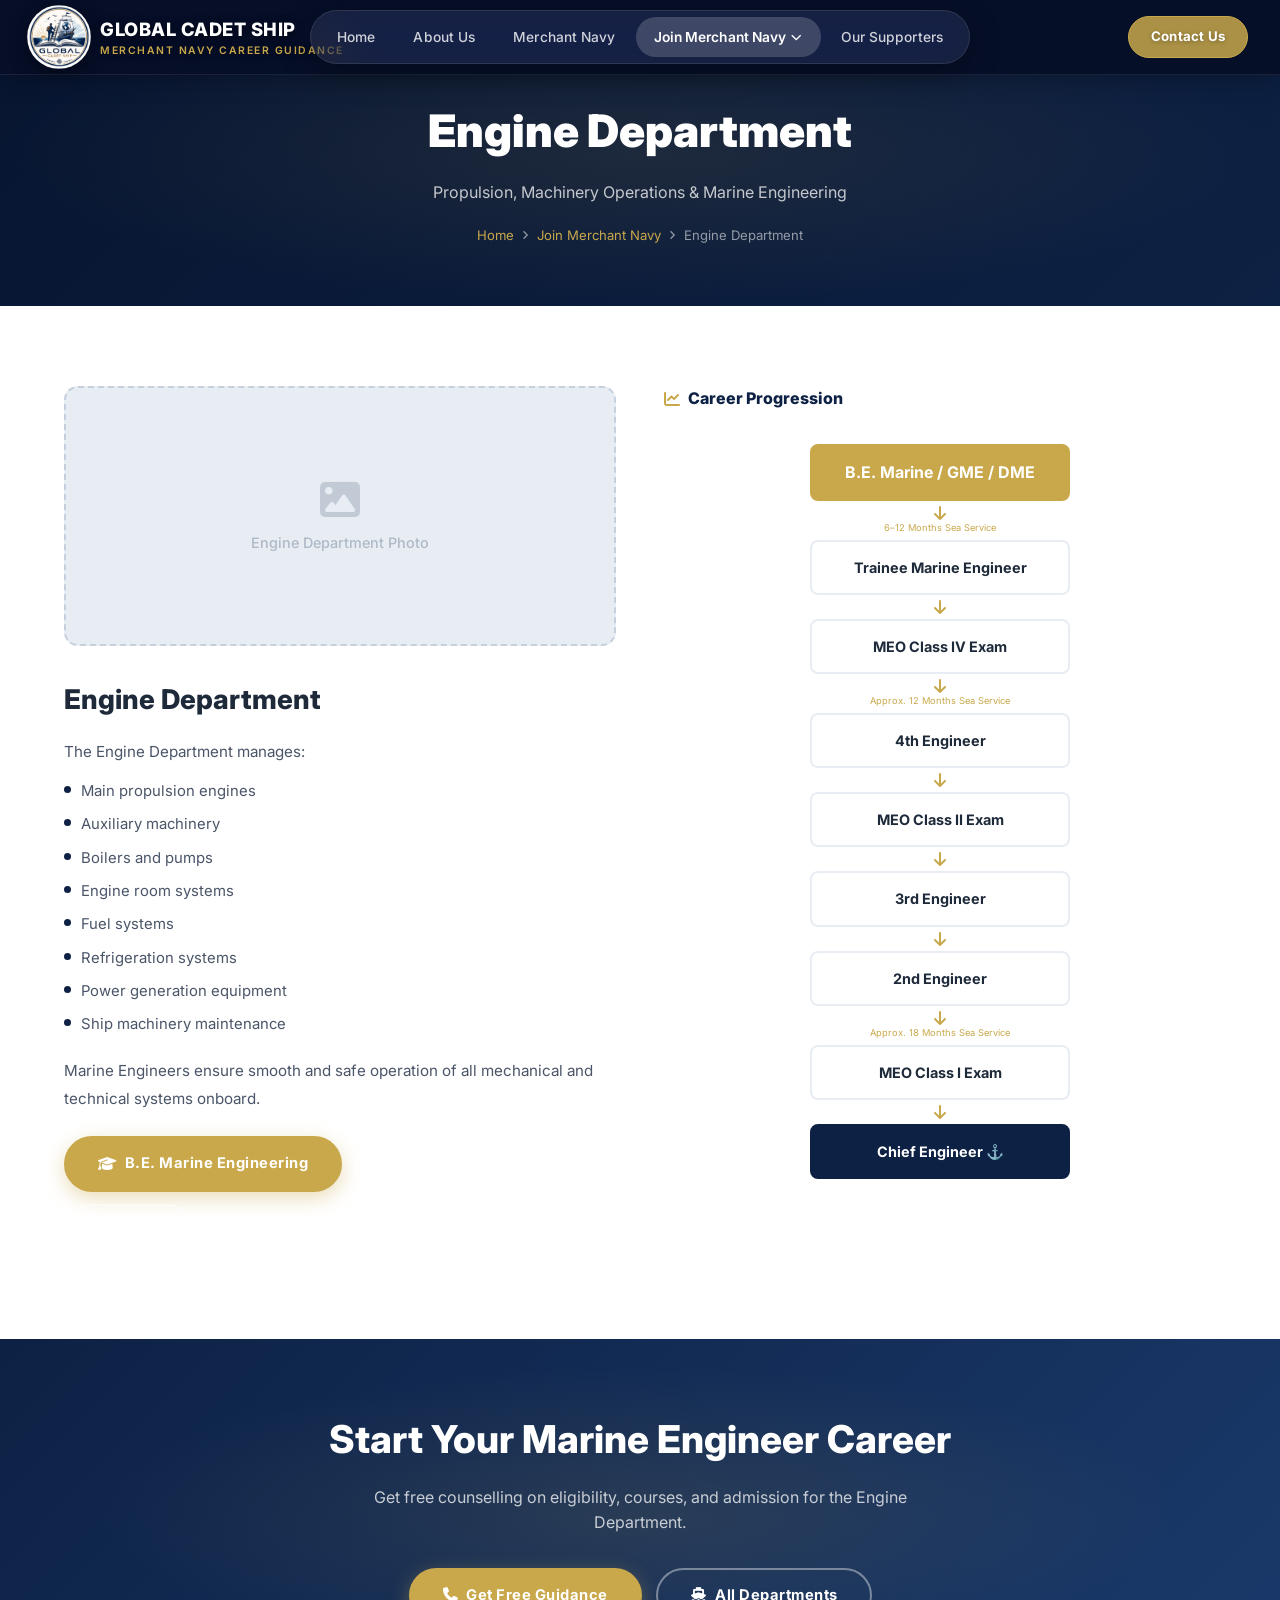
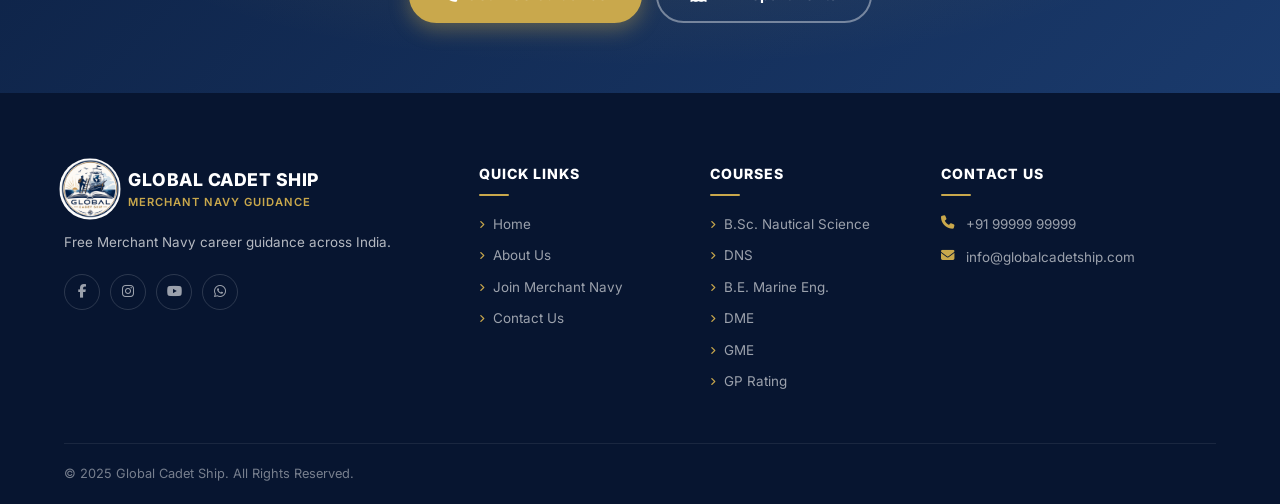
<file: courses/engine-department.html>
<!DOCTYPE html>
<html lang="en">
<head>
  <meta charset="UTF-8" />
  <meta name="viewport" content="width=device-width, initial-scale=1.0" />
  <title>Engine Department – Global Cadet Ship</title>
  <link rel="stylesheet" href="../assets/css/style.css" />
  <link rel="stylesheet" href="https://cdnjs.cloudflare.com/ajax/libs/font-awesome/6.5.0/css/all.min.css" />
  <link href="https://fonts.googleapis.com/css2?family=Inter:wght@400;500;600;700;800;900&display=swap" rel="stylesheet" />
  <style>
    body { font-family: 'Inter', 'Segoe UI', Arial, sans-serif; }
    .dept-main h2 { font-size: 1.7rem; font-weight: 800; color: var(--text-dark); margin-bottom: 16px; }
    .dept-main p { font-size: 0.95rem; color: var(--text-body); line-height: 1.8; margin-bottom: 14px; }
    .dept-main ul { margin: 8px 0 20px 0; padding: 0; list-style: none; }
    .dept-main ul li { display: flex; align-items: flex-start; gap: 10px; font-size: 0.93rem; color: var(--text-body); line-height: 1.7; margin-bottom: 8px; }
    .dept-main ul li::before { content: ''; display: inline-block; width: 7px; height: 7px; background: var(--navy); border-radius: 50%; flex-shrink: 0; margin-top: 7px; }
    .career-section h3 { font-size: 1rem; font-weight: 800; color: var(--navy); margin-bottom: 18px; display: flex; align-items: center; gap: 8px; }
    .career-section h3 i { color: var(--gold); }
    .dept-grid { display: grid; grid-template-columns: 1fr 1fr; gap: 48px; align-items: start; }
    @media(max-width:860px){ .dept-grid { grid-template-columns: 1fr; } }
  </style>
</head>
<body>

<!-- NAVBAR -->
<nav class="navbar-pill-wrap page-nav" id="mainNav">
  <div class="pill-logo-group">
    <a href="../index.html" class="pill-logo">
      <img src="../assets/images/logo.png" alt="Global Cadet Ship" />
    </a>
    <div class="pill-brand-beside">
      <span class="pbb-name">Global Cadet Ship</span>
      <span class="pbb-sub">Merchant Navy Career Guidance</span>
    </div>
  </div>
  <div class="nav-pill" id="navPill">
    <ul class="pill-menu">
      <li><a href="../index.html" class="pill-link">Home</a></li>
      <li><a href="../about.html" class="pill-link">About Us</a></li>
      <li><a href="../merchant-navy.html" class="pill-link">Merchant Navy</a></li>
      <li class="pill-item-dropdown">
        <a href="../courses.html" class="pill-link active">Join Merchant Navy <i class="fas fa-chevron-down"></i></a>
        <div class="pill-dropdown">
          <div class="pill-has-sub">
            <a href="../courses/deck-department.html">Deck Department <i class="fas fa-chevron-right"></i></a>
            <div class="pill-sub-dropdown">
              <a href="../courses/bsc-nautical-science.html">B.Sc. Nautical Science</a>
              <a href="../courses/dns.html">Diploma in Nautical Science (DNS)</a>
            </div>
          </div>
          <div class="pill-has-sub">
            <a href="../courses/engine-department.html" class="active-dept">Engine Department <i class="fas fa-chevron-right"></i></a>
            <div class="pill-sub-dropdown">
              <a href="../courses/be-marine-engineering.html">B.E. Marine Engineering</a>
              <a href="../courses/dme.html">Diploma in Marine Engineering</a>
              <a href="../courses/gme.html">Graduate Marine Engineering (GME)</a>
            </div>
          </div>
          <a href="#">Saloon Department</a>
          <a href="#">ETO Department</a>
          <a href="../courses/gp-rating.html">GPR Department</a>
        </div>
      </li>
      <li><a href="../supporters.html" class="pill-link">Our Supporters</a></li>
    </ul>
  </div>
  <a href="../contact.html" class="pill-cta">Contact Us</a>
  <div class="pill-hamburger" id="pillHamburger"><span></span><span></span><span></span></div>
</nav>

<!-- PAGE HERO -->
<div class="page-hero" style="padding-top:96px;">
  <div class="container">
    <h1>Engine Department</h1>
    <p>Propulsion, Machinery Operations &amp; Marine Engineering</p>
    <div class="breadcrumb">
      <a href="../index.html">Home</a>
      <i class="fas fa-angle-right"></i>
      <a href="../courses.html">Join Merchant Navy</a>
      <i class="fas fa-angle-right"></i>
      <span>Engine Department</span>
    </div>
  </div>
</div>

<!-- MAIN CONTENT -->
<section class="section">
  <div class="container">
    <div class="dept-grid">

      <div class="dept-main">
        <div class="img-placeholder" style="height:260px; margin-bottom:32px; border-radius:var(--radius-lg);">
          <i class="fas fa-image"></i>
          <span>Engine Department Photo</span>
        </div>

        <h2>Engine Department</h2>
        <p>The Engine Department manages:</p>
        <ul>
          <li>Main propulsion engines</li>
          <li>Auxiliary machinery</li>
          <li>Boilers and pumps</li>
          <li>Engine room systems</li>
          <li>Fuel systems</li>
          <li>Refrigeration systems</li>
          <li>Power generation equipment</li>
          <li>Ship machinery maintenance</li>
        </ul>
        <p>Marine Engineers ensure smooth and safe operation of all mechanical and technical systems onboard.</p>

        <div style="margin-top:24px; display:flex; gap:12px; flex-wrap:wrap;">
          <a href="be-marine-engineering.html" class="btn-primary"><i class="fas fa-graduation-cap"></i> B.E. Marine Engineering</a>
          <a href="dme.html" class="btn-outline"><i class="fas fa-graduation-cap"></i> DME</a>
          <a href="gme.html" class="btn-outline"><i class="fas fa-graduation-cap"></i> GME</a>
        </div>
      </div>

      <div class="career-section">
        <h3><i class="fas fa-chart-line"></i> Career Progression</h3>
        <div class="career-path">
          <div class="career-step top">B.E. Marine / GME / DME</div>
          <div class="career-arrow"><i class="fas fa-arrow-down"></i><small>6–12 Months Sea Service</small></div>
          <div class="career-step">Trainee Marine Engineer</div>
          <div class="career-arrow"><i class="fas fa-arrow-down"></i></div>
          <div class="career-step">MEO Class IV Exam</div>
          <div class="career-arrow"><i class="fas fa-arrow-down"></i><small>Approx. 12 Months Sea Service</small></div>
          <div class="career-step">4th Engineer</div>
          <div class="career-arrow"><i class="fas fa-arrow-down"></i></div>
          <div class="career-step">MEO Class II Exam</div>
          <div class="career-arrow"><i class="fas fa-arrow-down"></i></div>
          <div class="career-step">3rd Engineer</div>
          <div class="career-arrow"><i class="fas fa-arrow-down"></i></div>
          <div class="career-step">2nd Engineer</div>
          <div class="career-arrow"><i class="fas fa-arrow-down"></i><small>Approx. 18 Months Sea Service</small></div>
          <div class="career-step">MEO Class I Exam</div>
          <div class="career-arrow"><i class="fas fa-arrow-down"></i></div>
          <div class="career-step highlight">Chief Engineer &#9875;</div>
        </div>
      </div>

    </div>
  </div>
</section>

<!-- CTA -->
<div class="cta-banner">
  <div class="container">
    <h2>Start Your Marine Engineer Career</h2>
    <p>Get free counselling on eligibility, courses, and admission for the Engine Department.</p>
    <div class="cta-buttons">
      <a href="../contact.html" class="btn-primary"><i class="fas fa-phone"></i> Get Free Guidance</a>
      <a href="../courses.html" class="btn-outline"><i class="fas fa-ship"></i> All Departments</a>
    </div>
  </div>
</div>

<footer class="footer">
  <div class="container">
    <div class="footer-grid">
      <div>
        <div class="footer-brand"><img src="../assets/images/logo.png" alt="Global Cadet Ship" /><div class="footer-brand-text"><div class="name">Global Cadet Ship</div><div class="tagline">Merchant Navy Guidance</div></div></div>
        <p class="footer-desc">Free Merchant Navy career guidance across India.</p>
        <div class="footer-social"><a href="#"><i class="fab fa-facebook-f"></i></a><a href="#"><i class="fab fa-instagram"></i></a><a href="#"><i class="fab fa-youtube"></i></a><a href="#"><i class="fab fa-whatsapp"></i></a></div>
      </div>
      <div class="footer-col"><h4>Quick Links</h4><ul class="footer-links"><li><a href="../index.html"><i class="fas fa-angle-right"></i> Home</a></li><li><a href="../about.html"><i class="fas fa-angle-right"></i> About Us</a></li><li><a href="../courses.html"><i class="fas fa-angle-right"></i> Join Merchant Navy</a></li><li><a href="../contact.html"><i class="fas fa-angle-right"></i> Contact Us</a></li></ul></div>
      <div class="footer-col"><h4>Courses</h4><ul class="footer-links"><li><a href="bsc-nautical-science.html"><i class="fas fa-angle-right"></i> B.Sc. Nautical Science</a></li><li><a href="dns.html"><i class="fas fa-angle-right"></i> DNS</a></li><li><a href="be-marine-engineering.html"><i class="fas fa-angle-right"></i> B.E. Marine Eng.</a></li><li><a href="dme.html"><i class="fas fa-angle-right"></i> DME</a></li><li><a href="gme.html"><i class="fas fa-angle-right"></i> GME</a></li><li><a href="gp-rating.html"><i class="fas fa-angle-right"></i> GP Rating</a></li></ul></div>
      <div class="footer-col"><h4>Contact Us</h4><div class="footer-contact"><div class="footer-contact-item"><i class="fas fa-phone"></i><span>+91 99999 99999</span></div><div class="footer-contact-item"><i class="fas fa-envelope"></i><span>info@globalcadetship.com</span></div></div></div>
    </div>
    <div class="footer-bottom"><span>&copy; 2025 Global Cadet Ship. All Rights Reserved.</span></div>
  </div>
</footer>
<button class="back-to-top"><i class="fas fa-arrow-up"></i></button>
<script src="../assets/js/main.js"></script>
</body>
</html>
</file>
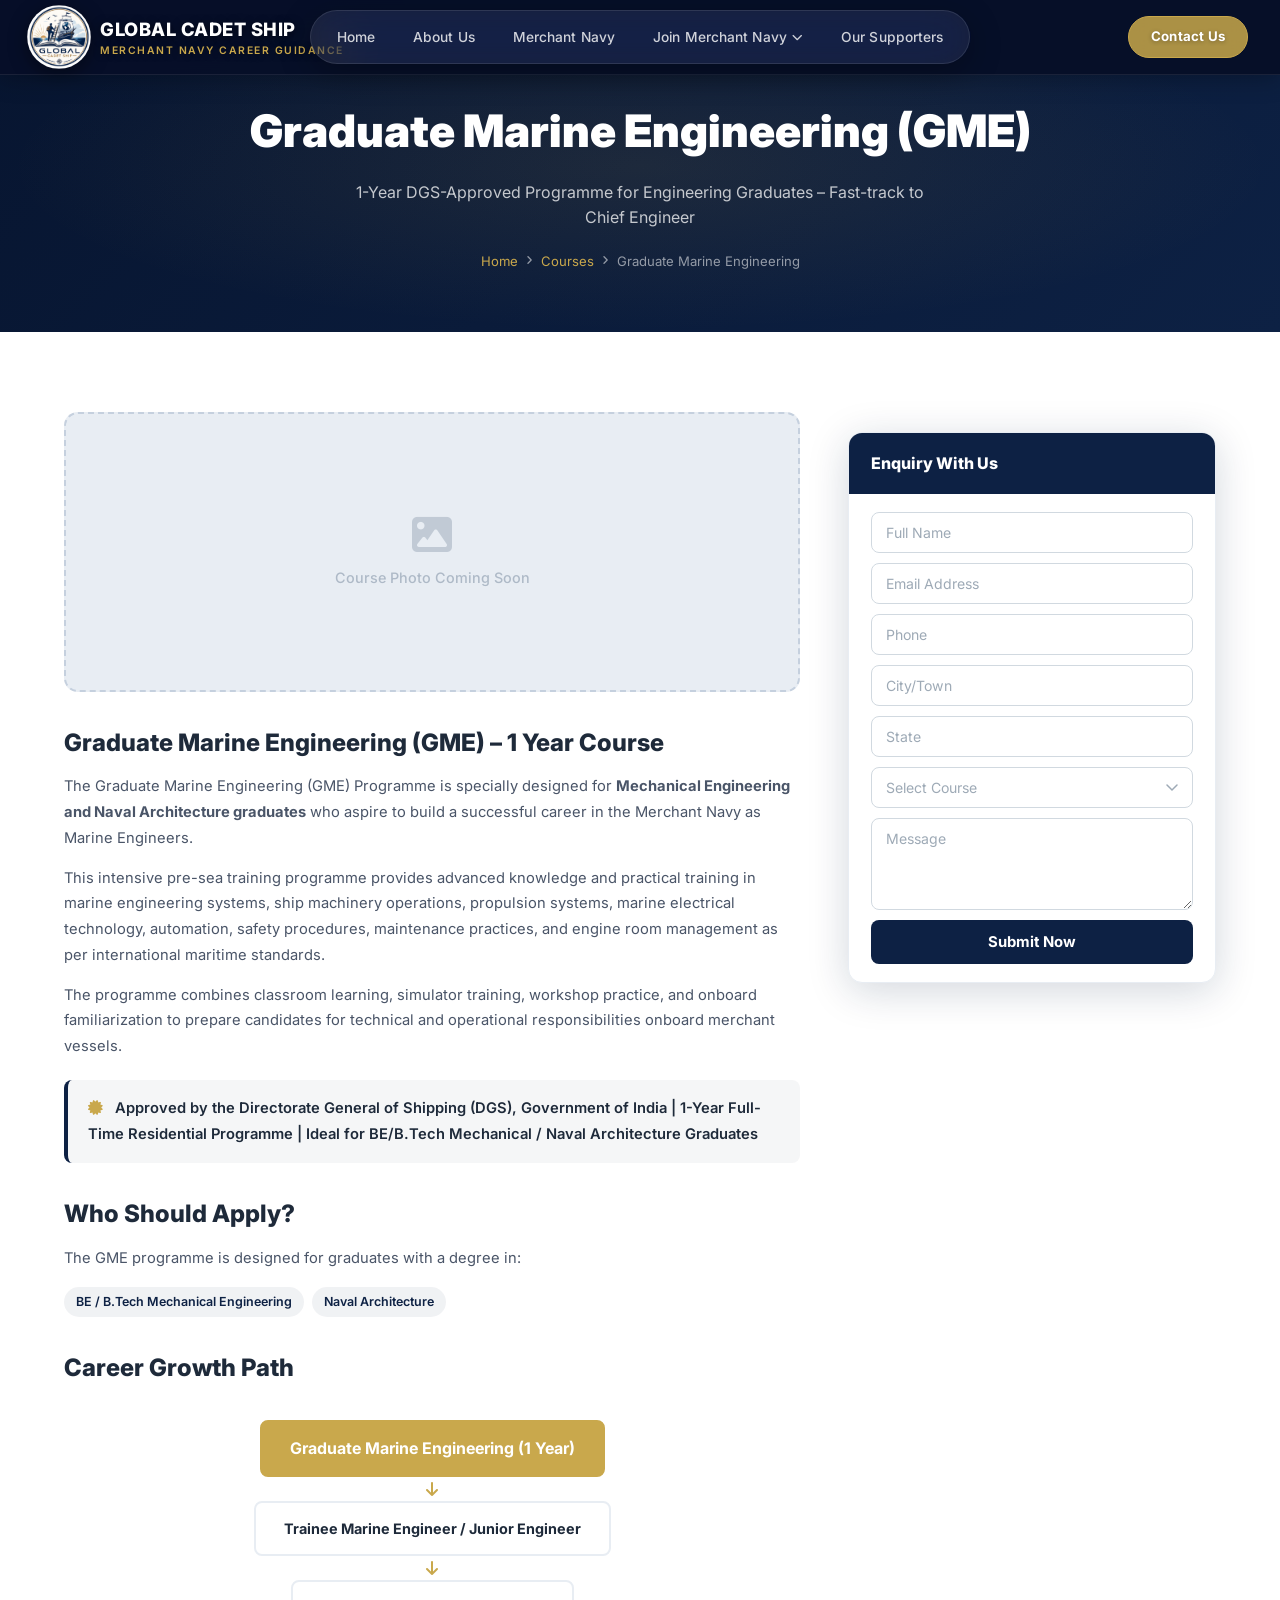
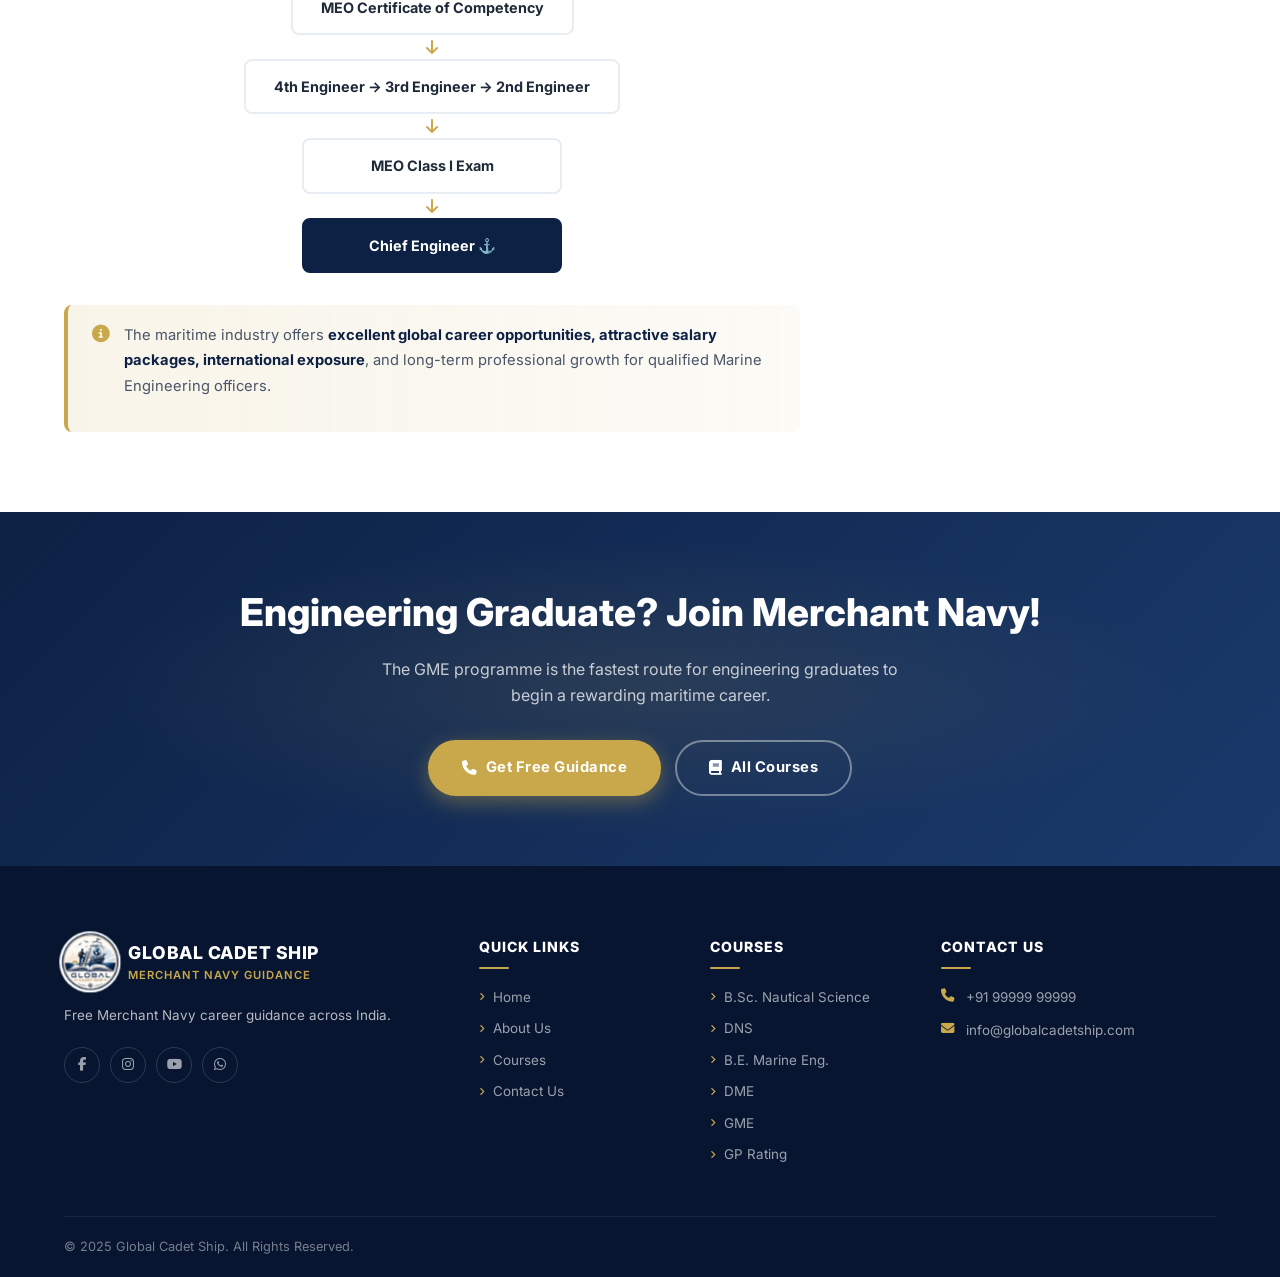
<file: courses/gme.html>
<!DOCTYPE html>
<html lang="en">
<head>
  <meta charset="UTF-8" /><meta name="viewport" content="width=device-width, initial-scale=1.0" />
  <title>Graduate Marine Engineering (GME) – Global Cadet Ship</title>
  <link rel="stylesheet" href="../assets/css/style.css" />
  <link rel="stylesheet" href="https://cdnjs.cloudflare.com/ajax/libs/font-awesome/6.5.0/css/all.min.css" />
  <link href="https://fonts.googleapis.com/css2?family=Inter:wght@400;500;600;700;800;900&display=swap" rel="stylesheet" />
  <style>
    body { font-family: 'Inter', 'Segoe UI', Arial, sans-serif; }
    .course-detail-grid { display: grid; grid-template-columns: 2fr 1fr; gap: 48px; align-items: start; }
    .course-sidebar { position: sticky; top: 100px; }
    .sidebar-card { background: var(--white); border-radius: var(--radius-lg); box-shadow: var(--shadow-lg); border: 1px solid var(--gray-light); overflow: hidden; }
    .sidebar-card-header { background: var(--navy); padding: 22px; text-align: center; }
    .sidebar-card-header h3 { color: var(--white); font-size: 1.05rem; font-weight: 800; margin-bottom: 6px; }
    .sidebar-card-header p { color: rgba(255,255,255,0.7); font-size: 0.82rem; }
    .sidebar-card-body { padding: 22px; }
    .sidebar-info-item { display: flex; gap: 12px; align-items: flex-start; padding: 10px 0; border-bottom: 1px solid var(--gray-light); }
    .sidebar-info-item:last-child { border-bottom: none; }
    .sidebar-info-item i { color: var(--gold); font-size: 0.95rem; margin-top: 2px; flex-shrink:0; }
    .sidebar-info-item .si-label { font-size: 0.73rem; font-weight: 700; text-transform: uppercase; color: var(--gray); }
    .sidebar-info-item .si-val { font-size: 0.88rem; font-weight: 700; color: var(--text-dark); }
    .course-main h2 { font-size: 1.5rem; font-weight: 800; color: var(--text-dark); margin: 32px 0 12px; }
    .course-main h2:first-child { margin-top: 0; }
    .course-main p { font-size: 0.92rem; color: var(--text-body); line-height: 1.75; margin-bottom: 14px; }
    .highlight-box { background: rgba(13,33,68,0.04); border-left: 4px solid var(--navy); border-radius: var(--radius); padding: 16px 20px; margin: 20px 0; }
    .highlight-box p { margin-bottom: 0; font-weight: 600; color: var(--text-dark); }
    .enquiry-card { background: var(--white); border-radius: var(--radius-lg); box-shadow: var(--shadow-lg); border: 1px solid var(--gray-light); overflow: hidden; }
    .enquiry-card-header { background: var(--navy); padding: 18px 22px; }
    .enquiry-card-header h3 { color: var(--white); font-size: 1rem; font-weight: 800; margin: 0; }
    .enquiry-card-body { padding: 18px 22px; }
    .enquiry-form { display: flex; flex-direction: column; gap: 10px; }
    .enquiry-form input, .enquiry-form select, .enquiry-form textarea { width: 100%; padding: 11px 14px; border: 1px solid #d1d9e0; border-radius: 8px; font-size: 0.88rem; font-family: inherit; color: var(--text-dark); background: var(--white); outline: none; box-sizing: border-box; transition: border-color 0.2s; }
    .enquiry-form input::placeholder, .enquiry-form textarea::placeholder { color: #9eaab6; }
    .enquiry-form select { color: #9eaab6; appearance: none; background-image: url("data:image/svg+xml,%3Csvg xmlns='http://www.w3.org/2000/svg' width='12' height='8' viewBox='0 0 12 8'%3E%3Cpath d='M1 1l5 5 5-5' stroke='%239eaab6' stroke-width='1.5' fill='none' stroke-linecap='round'/%3E%3C/svg%3E"); background-repeat: no-repeat; background-position: right 14px center; padding-right: 36px; }
    .enquiry-form select.selected { color: var(--text-dark); }
    .enquiry-form input:focus, .enquiry-form select:focus, .enquiry-form textarea:focus { border-color: var(--navy); }
    .enquiry-form textarea { resize: vertical; min-height: 90px; }
    .enquiry-submit { background: var(--navy); color: var(--white); border: none; border-radius: 8px; padding: 13px; font-size: 0.93rem; font-weight: 700; cursor: pointer; font-family: inherit; transition: background 0.2s; }
    .enquiry-submit:hover { background: #0a1f44; }
    @media(max-width:900px){ .course-detail-grid { grid-template-columns: 1fr; } .course-sidebar { position: static; } }
  </style>
</head>
<body>
<!-- NAVBAR -->
<nav class="navbar-pill-wrap page-nav" id="mainNav">
  <div class="pill-logo-group">
    <a href="../index.html" class="pill-logo">
      <img src="../assets/images/logo.png" alt="Global Cadet Ship" />
    </a>
    <div class="pill-brand-beside">
      <span class="pbb-name">Global Cadet Ship</span>
      <span class="pbb-sub">Merchant Navy Career Guidance</span>
    </div>
  </div>
  <div class="nav-pill" id="navPill">
    <ul class="pill-menu">
      <li><a href="../index.html" class="pill-link">Home</a></li>
      <li><a href="../about.html" class="pill-link">About Us</a></li>
      <li><a href="../merchant-navy.html" class="pill-link">Merchant Navy</a></li>
            <li class="pill-item-dropdown">
        <a href="../courses.html" class="pill-link">Join Merchant Navy <i class="fas fa-chevron-down"></i></a>
        <div class="pill-dropdown">
          <div class="pill-has-sub">
            <a href="../courses/deck-department.html">Deck Department <i class="fas fa-chevron-right"></i></a>
            <div class="pill-sub-dropdown">
              <a href="../courses/bsc-nautical-science.html">B.Sc. Nautical Science</a>
              <a href="../courses/dns.html">Diploma in Nautical Science (DNS)</a>
            </div>
          </div>
          <div class="pill-has-sub">
            <a href="../courses/engine-department.html">Engine Department <i class="fas fa-chevron-right"></i></a>
            <div class="pill-sub-dropdown">
              <a href="../courses/be-marine-engineering.html">B.E. Marine Engineering</a>
              <a href="../courses/dme.html">Diploma in Marine Engineering</a>
              <a href="../courses/gme.html">Graduate Marine Engineering (GME)</a>
            </div>
          </div>
          <a href="#">Saloon Department</a>
          <a href="#">ETO Department</a>
          <a href="../courses/gp-rating.html">GPR Department</a>
        </div>
      </li>
      <li><a href="../supporters.html" class="pill-link">Our Supporters</a></li>
    </ul>
  </div>
  <a href="../contact.html" class="pill-cta">Contact Us</a>
  <div class="pill-hamburger" id="pillHamburger"><span></span><span></span><span></span></div>
</nav>
<div class="page-hero" style="padding-top:96px;">
  <div class="container">
    <h1>Graduate Marine Engineering (GME)</h1>
    <p>1-Year DGS-Approved Programme for Engineering Graduates – Fast-track to Chief Engineer</p>
    <div class="breadcrumb"><a href="../index.html">Home</a><i class="fas fa-angle-right"></i><a href="../courses.html">Courses</a><i class="fas fa-angle-right"></i><span>Graduate Marine Engineering</span></div>
  </div>
</div>
<section class="section">
  <div class="container">
    <div class="course-detail-grid">
      <div class="course-main">
        <div class="img-placeholder" style="height:280px; margin-bottom:32px;"><i class="fas fa-image"></i><span>Course Photo Coming Soon</span></div>
        <h2>Graduate Marine Engineering (GME) – 1 Year Course</h2>
        <p>The Graduate Marine Engineering (GME) Programme is specially designed for <strong>Mechanical Engineering and Naval Architecture graduates</strong> who aspire to build a successful career in the Merchant Navy as Marine Engineers.</p>
        <p>This intensive pre-sea training programme provides advanced knowledge and practical training in marine engineering systems, ship machinery operations, propulsion systems, marine electrical technology, automation, safety procedures, maintenance practices, and engine room management as per international maritime standards.</p>
        <p>The programme combines classroom learning, simulator training, workshop practice, and onboard familiarization to prepare candidates for technical and operational responsibilities onboard merchant vessels.</p>
        <div class="highlight-box">
          <p><i class="fas fa-certificate" style="color:var(--gold); margin-right:8px;"></i> Approved by the Directorate General of Shipping (DGS), Government of India | 1-Year Full-Time Residential Programme | Ideal for BE/B.Tech Mechanical / Naval Architecture Graduates</p>
        </div>
        <h2>Who Should Apply?</h2>
        <p>The GME programme is designed for graduates with a degree in:</p>
        <div style="display:flex; flex-wrap:wrap; gap:8px; margin:16px 0;">
          <span style="background:rgba(13,33,68,0.06); color:var(--navy); font-size:0.78rem; font-weight:600; padding:5px 12px; border-radius:50px;">BE / B.Tech Mechanical Engineering</span>
          <span style="background:rgba(13,33,68,0.06); color:var(--navy); font-size:0.78rem; font-weight:600; padding:5px 12px; border-radius:50px;">Naval Architecture</span>
        </div>
        <h2>Career Growth Path</h2>
        <div class="career-path">
          <div class="career-step top">Graduate Marine Engineering (1 Year)</div>
          <div class="career-arrow"><i class="fas fa-arrow-down"></i></div>
          <div class="career-step">Trainee Marine Engineer / Junior Engineer</div>
          <div class="career-arrow"><i class="fas fa-arrow-down"></i></div>
          <div class="career-step">MEO Certificate of Competency</div>
          <div class="career-arrow"><i class="fas fa-arrow-down"></i></div>
          <div class="career-step">4th Engineer → 3rd Engineer → 2nd Engineer</div>
          <div class="career-arrow"><i class="fas fa-arrow-down"></i></div>
          <div class="career-step">MEO Class I Exam</div>
          <div class="career-arrow"><i class="fas fa-arrow-down"></i></div>
          <div class="career-step highlight">Chief Engineer &#9875;</div>
        </div>
        <div class="notice-banner" style="margin-top:32px;">
          <i class="fas fa-info-circle"></i>
          <p>The maritime industry offers <strong>excellent global career opportunities, attractive salary packages, international exposure</strong>, and long-term professional growth for qualified Marine Engineering officers.</p>
        </div>
      </div>
      <div class="course-sidebar">
        <div class="enquiry-card" style="margin-top:20px;">
          <div class="enquiry-card-header">
            <h3>Enquiry With Us</h3>
          </div>
          <div class="enquiry-card-body">
            <form class="enquiry-form" onsubmit="return false;">
              <input type="text" placeholder="Full Name" />
              <input type="email" placeholder="Email Address" />
              <input type="tel" placeholder="Phone" />
              <input type="text" placeholder="City/Town" />
              <input type="text" placeholder="State" />
              <select>
                <option value="" disabled selected>Select Course</option>
                <option>B.Sc. Nautical Science</option>
                <option>Diploma in Nautical Science (DNS)</option>
                <option>B.E. Marine Engineering</option>
                <option>Diploma in Marine Engineering (DME)</option>
                <option>Graduate Marine Engineering (GME)</option>
                <option>GP Rating</option>
              </select>
              <textarea placeholder="Message" rows="4"></textarea>
              <button type="submit" class="enquiry-submit">Submit Now</button>
            </form>
          </div>
        </div>
      </div>
  </div>
</section>
<div class="cta-banner"><div class="container"><h2>Engineering Graduate? Join Merchant Navy!</h2><p>The GME programme is the fastest route for engineering graduates to begin a rewarding maritime career.</p><div class="cta-buttons"><a href="../contact.html" class="btn-primary"><i class="fas fa-phone"></i> Get Free Guidance</a><a href="../courses.html" class="btn-outline"><i class="fas fa-book"></i> All Courses</a></div></div></div>
<footer class="footer"><div class="container"><div class="footer-grid"><div><div class="footer-brand"><img src="../assets/images/logo.png" alt="Global Cadet Ship" /><div class="footer-brand-text"><div class="name">Global Cadet Ship</div><div class="tagline">Merchant Navy Guidance</div></div></div><p class="footer-desc">Free Merchant Navy career guidance across India.</p><div class="footer-social"><a href="#"><i class="fab fa-facebook-f"></i></a><a href="#"><i class="fab fa-instagram"></i></a><a href="#"><i class="fab fa-youtube"></i></a><a href="#"><i class="fab fa-whatsapp"></i></a></div></div><div class="footer-col"><h4>Quick Links</h4><ul class="footer-links"><li><a href="../index.html"><i class="fas fa-angle-right"></i> Home</a></li><li><a href="../about.html"><i class="fas fa-angle-right"></i> About Us</a></li><li><a href="../courses.html"><i class="fas fa-angle-right"></i> Courses</a></li><li><a href="../contact.html"><i class="fas fa-angle-right"></i> Contact Us</a></li></ul></div><div class="footer-col"><h4>Courses</h4><ul class="footer-links"><li><a href="bsc-nautical-science.html"><i class="fas fa-angle-right"></i> B.Sc. Nautical Science</a></li><li><a href="dns.html"><i class="fas fa-angle-right"></i> DNS</a></li><li><a href="be-marine-engineering.html"><i class="fas fa-angle-right"></i> B.E. Marine Eng.</a></li><li><a href="dme.html"><i class="fas fa-angle-right"></i> DME</a></li><li><a href="gme.html"><i class="fas fa-angle-right"></i> GME</a></li><li><a href="gp-rating.html"><i class="fas fa-angle-right"></i> GP Rating</a></li></ul></div><div class="footer-col"><h4>Contact Us</h4><div class="footer-contact"><div class="footer-contact-item"><i class="fas fa-phone"></i><span>+91 99999 99999</span></div><div class="footer-contact-item"><i class="fas fa-envelope"></i><span>info@globalcadetship.com</span></div></div></div></div><div class="footer-bottom"><span>&copy; 2025 Global Cadet Ship. All Rights Reserved.</span></div></div></footer>
<button class="back-to-top"><i class="fas fa-arrow-up"></i></button>
<script src="../assets/js/main.js"></script>
</body>
</html>
</file>
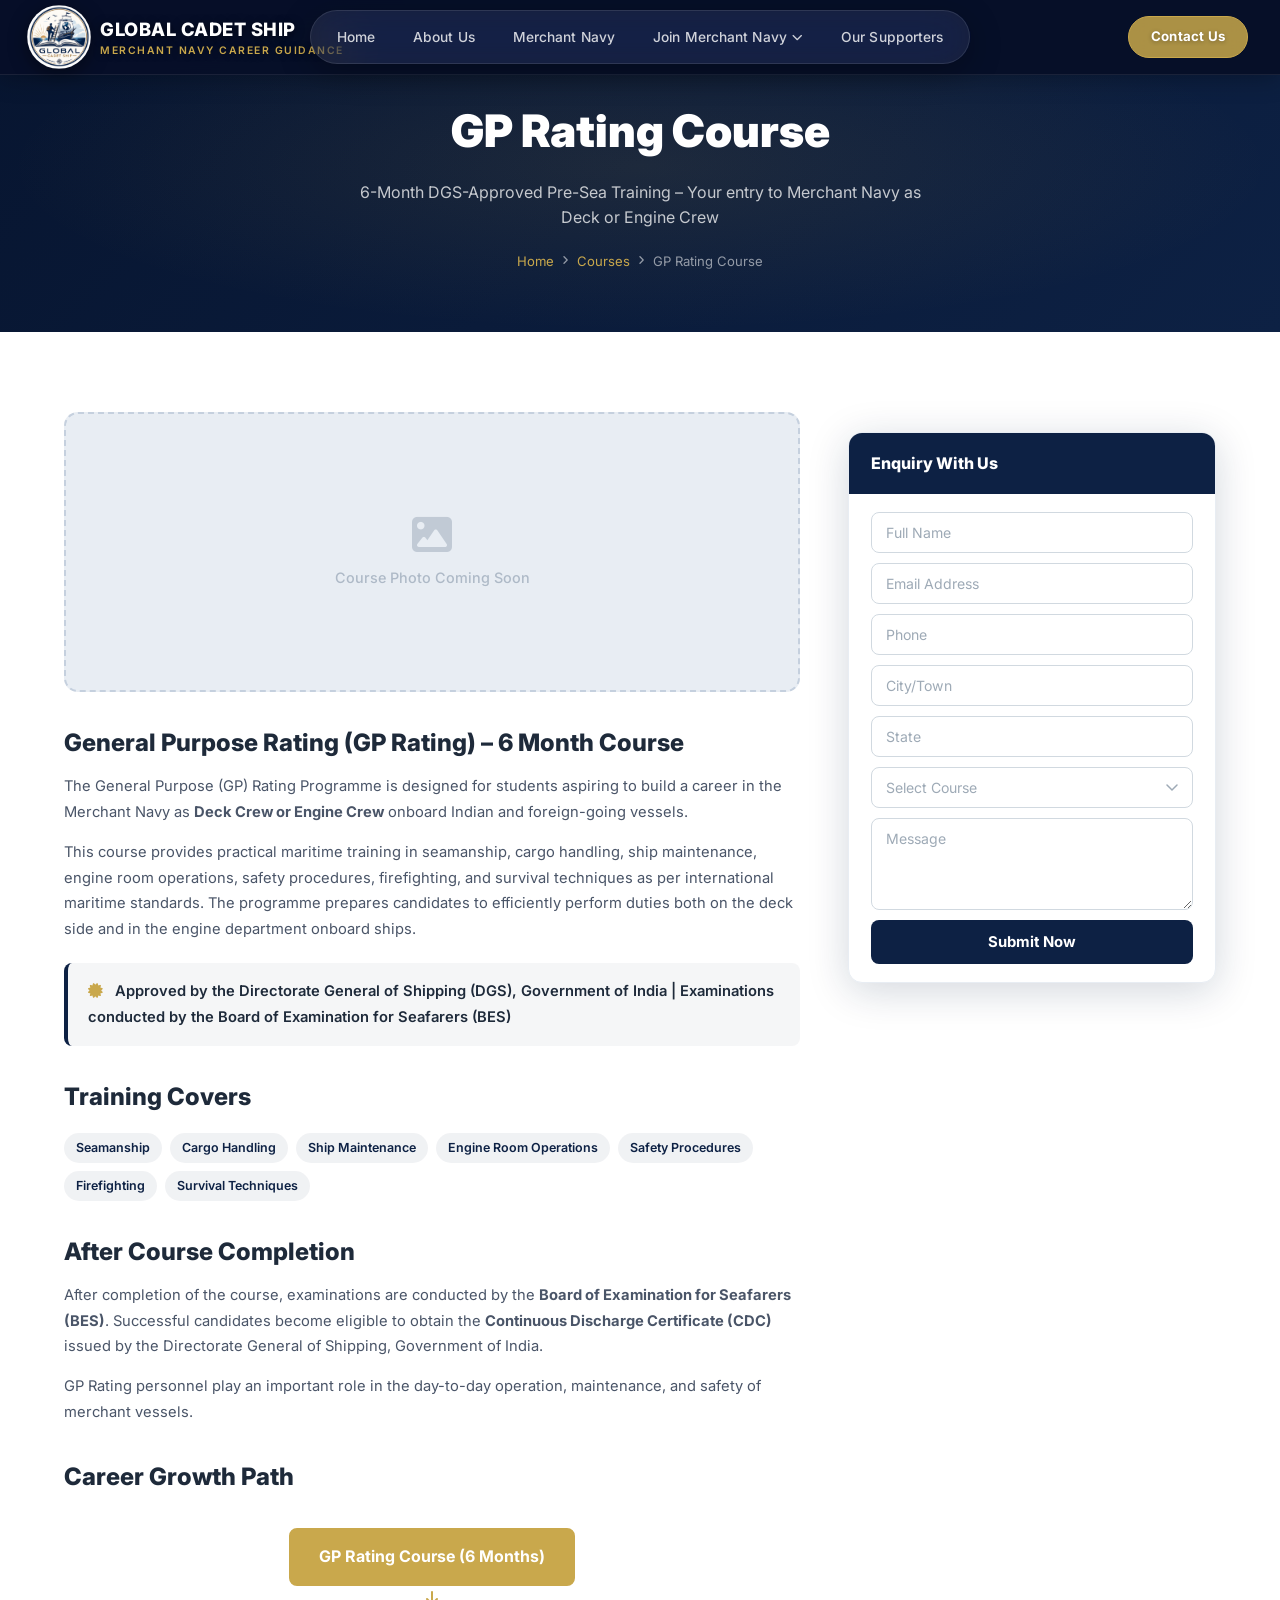
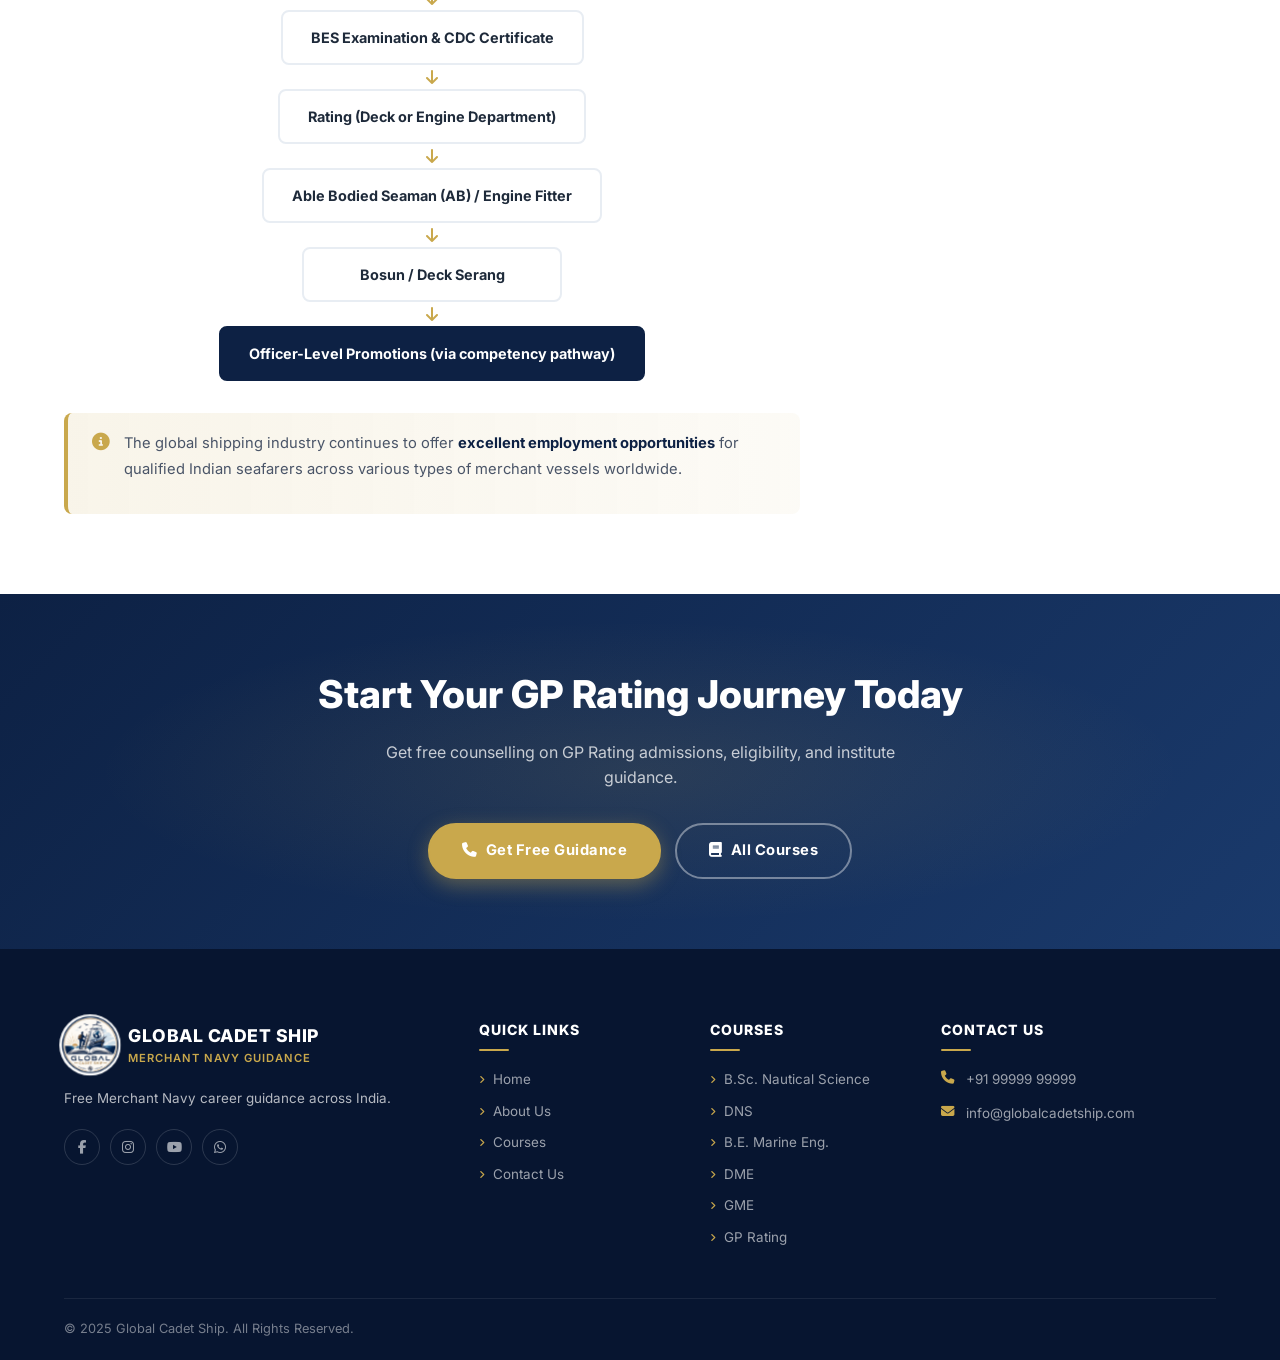
<file: courses/gp-rating.html>
<!DOCTYPE html>
<html lang="en">
<head>
  <meta charset="UTF-8" /><meta name="viewport" content="width=device-width, initial-scale=1.0" />
  <title>GP Rating Course – Global Cadet Ship</title>
  <link rel="stylesheet" href="../assets/css/style.css" />
  <link rel="stylesheet" href="https://cdnjs.cloudflare.com/ajax/libs/font-awesome/6.5.0/css/all.min.css" />
  <link href="https://fonts.googleapis.com/css2?family=Inter:wght@400;500;600;700;800;900&display=swap" rel="stylesheet" />
  <style>
    body { font-family: 'Inter', 'Segoe UI', Arial, sans-serif; }
    .course-detail-grid { display: grid; grid-template-columns: 2fr 1fr; gap: 48px; align-items: start; }
    .course-sidebar { position: sticky; top: 100px; }
    .sidebar-card { background: var(--white); border-radius: var(--radius-lg); box-shadow: var(--shadow-lg); border: 1px solid var(--gray-light); overflow: hidden; }
    .sidebar-card-header { background: var(--navy); padding: 22px; text-align: center; }
    .sidebar-card-header h3 { color: var(--white); font-size: 1.05rem; font-weight: 800; margin-bottom: 6px; }
    .sidebar-card-header p { color: rgba(255,255,255,0.7); font-size: 0.82rem; }
    .sidebar-card-body { padding: 22px; }
    .sidebar-info-item { display: flex; gap: 12px; align-items: flex-start; padding: 10px 0; border-bottom: 1px solid var(--gray-light); }
    .sidebar-info-item:last-child { border-bottom: none; }
    .sidebar-info-item i { color: var(--gold); font-size: 0.95rem; margin-top: 2px; flex-shrink:0; }
    .sidebar-info-item .si-label { font-size: 0.73rem; font-weight: 700; text-transform: uppercase; color: var(--gray); }
    .sidebar-info-item .si-val { font-size: 0.88rem; font-weight: 700; color: var(--text-dark); }
    .course-main h2 { font-size: 1.5rem; font-weight: 800; color: var(--text-dark); margin: 32px 0 12px; }
    .course-main h2:first-child { margin-top: 0; }
    .course-main p { font-size: 0.92rem; color: var(--text-body); line-height: 1.75; margin-bottom: 14px; }
    .highlight-box { background: rgba(13,33,68,0.04); border-left: 4px solid var(--navy); border-radius: var(--radius); padding: 16px 20px; margin: 20px 0; }
    .highlight-box p { margin-bottom: 0; font-weight: 600; color: var(--text-dark); }
    .enquiry-card { background: var(--white); border-radius: var(--radius-lg); box-shadow: var(--shadow-lg); border: 1px solid var(--gray-light); overflow: hidden; }
    .enquiry-card-header { background: var(--navy); padding: 18px 22px; }
    .enquiry-card-header h3 { color: var(--white); font-size: 1rem; font-weight: 800; margin: 0; }
    .enquiry-card-body { padding: 18px 22px; }
    .enquiry-form { display: flex; flex-direction: column; gap: 10px; }
    .enquiry-form input, .enquiry-form select, .enquiry-form textarea { width: 100%; padding: 11px 14px; border: 1px solid #d1d9e0; border-radius: 8px; font-size: 0.88rem; font-family: inherit; color: var(--text-dark); background: var(--white); outline: none; box-sizing: border-box; transition: border-color 0.2s; }
    .enquiry-form input::placeholder, .enquiry-form textarea::placeholder { color: #9eaab6; }
    .enquiry-form select { color: #9eaab6; appearance: none; background-image: url("data:image/svg+xml,%3Csvg xmlns='http://www.w3.org/2000/svg' width='12' height='8' viewBox='0 0 12 8'%3E%3Cpath d='M1 1l5 5 5-5' stroke='%239eaab6' stroke-width='1.5' fill='none' stroke-linecap='round'/%3E%3C/svg%3E"); background-repeat: no-repeat; background-position: right 14px center; padding-right: 36px; }
    .enquiry-form select.selected { color: var(--text-dark); }
    .enquiry-form input:focus, .enquiry-form select:focus, .enquiry-form textarea:focus { border-color: var(--navy); }
    .enquiry-form textarea { resize: vertical; min-height: 90px; }
    .enquiry-submit { background: var(--navy); color: var(--white); border: none; border-radius: 8px; padding: 13px; font-size: 0.93rem; font-weight: 700; cursor: pointer; font-family: inherit; transition: background 0.2s; }
    .enquiry-submit:hover { background: #0a1f44; }
    @media(max-width:900px){ .course-detail-grid { grid-template-columns: 1fr; } .course-sidebar { position: static; } }
  </style>
</head>
<body>
<!-- NAVBAR -->
<nav class="navbar-pill-wrap page-nav" id="mainNav">
  <div class="pill-logo-group">
    <a href="../index.html" class="pill-logo">
      <img src="../assets/images/logo.png" alt="Global Cadet Ship" />
    </a>
    <div class="pill-brand-beside">
      <span class="pbb-name">Global Cadet Ship</span>
      <span class="pbb-sub">Merchant Navy Career Guidance</span>
    </div>
  </div>
  <div class="nav-pill" id="navPill">
    <ul class="pill-menu">
      <li><a href="../index.html" class="pill-link">Home</a></li>
      <li><a href="../about.html" class="pill-link">About Us</a></li>
      <li><a href="../merchant-navy.html" class="pill-link">Merchant Navy</a></li>
            <li class="pill-item-dropdown">
        <a href="../courses.html" class="pill-link">Join Merchant Navy <i class="fas fa-chevron-down"></i></a>
        <div class="pill-dropdown">
          <div class="pill-has-sub">
            <a href="../courses/deck-department.html">Deck Department <i class="fas fa-chevron-right"></i></a>
            <div class="pill-sub-dropdown">
              <a href="../courses/bsc-nautical-science.html">B.Sc. Nautical Science</a>
              <a href="../courses/dns.html">Diploma in Nautical Science (DNS)</a>
            </div>
          </div>
          <div class="pill-has-sub">
            <a href="../courses/engine-department.html">Engine Department <i class="fas fa-chevron-right"></i></a>
            <div class="pill-sub-dropdown">
              <a href="../courses/be-marine-engineering.html">B.E. Marine Engineering</a>
              <a href="../courses/dme.html">Diploma in Marine Engineering</a>
              <a href="../courses/gme.html">Graduate Marine Engineering (GME)</a>
            </div>
          </div>
          <a href="#">Saloon Department</a>
          <a href="#">ETO Department</a>
          <a href="../courses/gp-rating.html">GPR Department</a>
        </div>
      </li>
      <li><a href="../supporters.html" class="pill-link">Our Supporters</a></li>
    </ul>
  </div>
  <a href="../contact.html" class="pill-cta">Contact Us</a>
  <div class="pill-hamburger" id="pillHamburger"><span></span><span></span><span></span></div>
</nav>
<div class="page-hero" style="padding-top:96px;">
  <div class="container">
    <h1>GP Rating Course</h1>
    <p>6-Month DGS-Approved Pre-Sea Training – Your entry to Merchant Navy as Deck or Engine Crew</p>
    <div class="breadcrumb"><a href="../index.html">Home</a><i class="fas fa-angle-right"></i><a href="../courses.html">Courses</a><i class="fas fa-angle-right"></i><span>GP Rating Course</span></div>
  </div>
</div>
<section class="section">
  <div class="container">
    <div class="course-detail-grid">
      <div class="course-main">
        <div class="img-placeholder" style="height:280px; margin-bottom:32px;"><i class="fas fa-image"></i><span>Course Photo Coming Soon</span></div>
        <h2>General Purpose Rating (GP Rating) – 6 Month Course</h2>
        <p>The General Purpose (GP) Rating Programme is designed for students aspiring to build a career in the Merchant Navy as <strong>Deck Crew or Engine Crew</strong> onboard Indian and foreign-going vessels.</p>
        <p>This course provides practical maritime training in seamanship, cargo handling, ship maintenance, engine room operations, safety procedures, firefighting, and survival techniques as per international maritime standards. The programme prepares candidates to efficiently perform duties both on the deck side and in the engine department onboard ships.</p>
        <div class="highlight-box">
          <p><i class="fas fa-certificate" style="color:var(--gold); margin-right:8px;"></i> Approved by the Directorate General of Shipping (DGS), Government of India | Examinations conducted by the Board of Examination for Seafarers (BES)</p>
        </div>
        <h2>Training Covers</h2>
        <div style="display:flex; flex-wrap:wrap; gap:8px; margin:16px 0;">
          <span style="background:rgba(13,33,68,0.06); color:var(--navy); font-size:0.78rem; font-weight:600; padding:5px 12px; border-radius:50px;">Seamanship</span>
          <span style="background:rgba(13,33,68,0.06); color:var(--navy); font-size:0.78rem; font-weight:600; padding:5px 12px; border-radius:50px;">Cargo Handling</span>
          <span style="background:rgba(13,33,68,0.06); color:var(--navy); font-size:0.78rem; font-weight:600; padding:5px 12px; border-radius:50px;">Ship Maintenance</span>
          <span style="background:rgba(13,33,68,0.06); color:var(--navy); font-size:0.78rem; font-weight:600; padding:5px 12px; border-radius:50px;">Engine Room Operations</span>
          <span style="background:rgba(13,33,68,0.06); color:var(--navy); font-size:0.78rem; font-weight:600; padding:5px 12px; border-radius:50px;">Safety Procedures</span>
          <span style="background:rgba(13,33,68,0.06); color:var(--navy); font-size:0.78rem; font-weight:600; padding:5px 12px; border-radius:50px;">Firefighting</span>
          <span style="background:rgba(13,33,68,0.06); color:var(--navy); font-size:0.78rem; font-weight:600; padding:5px 12px; border-radius:50px;">Survival Techniques</span>
        </div>
        <h2>After Course Completion</h2>
        <p>After completion of the course, examinations are conducted by the <strong>Board of Examination for Seafarers (BES)</strong>. Successful candidates become eligible to obtain the <strong>Continuous Discharge Certificate (CDC)</strong> issued by the Directorate General of Shipping, Government of India.</p>
        <p>GP Rating personnel play an important role in the day-to-day operation, maintenance, and safety of merchant vessels.</p>
        <h2>Career Growth Path</h2>
        <div class="career-path">
          <div class="career-step top">GP Rating Course (6 Months)</div>
          <div class="career-arrow"><i class="fas fa-arrow-down"></i></div>
          <div class="career-step">BES Examination &amp; CDC Certificate</div>
          <div class="career-arrow"><i class="fas fa-arrow-down"></i></div>
          <div class="career-step">Rating (Deck or Engine Department)</div>
          <div class="career-arrow"><i class="fas fa-arrow-down"></i></div>
          <div class="career-step">Able Bodied Seaman (AB) / Engine Fitter</div>
          <div class="career-arrow"><i class="fas fa-arrow-down"></i></div>
          <div class="career-step">Bosun / Deck Serang</div>
          <div class="career-arrow"><i class="fas fa-arrow-down"></i></div>
          <div class="career-step highlight">Officer-Level Promotions (via competency pathway)</div>
        </div>
        <div class="notice-banner" style="margin-top:32px;">
          <i class="fas fa-info-circle"></i>
          <p>The global shipping industry continues to offer <strong>excellent employment opportunities</strong> for qualified Indian seafarers across various types of merchant vessels worldwide.</p>
        </div>
      </div>
      <div class="course-sidebar">
        <div class="enquiry-card" style="margin-top:20px;">
          <div class="enquiry-card-header">
            <h3>Enquiry With Us</h3>
          </div>
          <div class="enquiry-card-body">
            <form class="enquiry-form" onsubmit="return false;">
              <input type="text" placeholder="Full Name" />
              <input type="email" placeholder="Email Address" />
              <input type="tel" placeholder="Phone" />
              <input type="text" placeholder="City/Town" />
              <input type="text" placeholder="State" />
              <select>
                <option value="" disabled selected>Select Course</option>
                <option>B.Sc. Nautical Science</option>
                <option>Diploma in Nautical Science (DNS)</option>
                <option>B.E. Marine Engineering</option>
                <option>Diploma in Marine Engineering (DME)</option>
                <option>Graduate Marine Engineering (GME)</option>
                <option>GP Rating</option>
              </select>
              <textarea placeholder="Message" rows="4"></textarea>
              <button type="submit" class="enquiry-submit">Submit Now</button>
            </form>
          </div>
        </div>
      </div>
  </div>
</section>
<div class="cta-banner"><div class="container"><h2>Start Your GP Rating Journey Today</h2><p>Get free counselling on GP Rating admissions, eligibility, and institute guidance.</p><div class="cta-buttons"><a href="../contact.html" class="btn-primary"><i class="fas fa-phone"></i> Get Free Guidance</a><a href="../courses.html" class="btn-outline"><i class="fas fa-book"></i> All Courses</a></div></div></div>
<footer class="footer"><div class="container"><div class="footer-grid"><div><div class="footer-brand"><img src="../assets/images/logo.png" alt="Global Cadet Ship" /><div class="footer-brand-text"><div class="name">Global Cadet Ship</div><div class="tagline">Merchant Navy Guidance</div></div></div><p class="footer-desc">Free Merchant Navy career guidance across India.</p><div class="footer-social"><a href="#"><i class="fab fa-facebook-f"></i></a><a href="#"><i class="fab fa-instagram"></i></a><a href="#"><i class="fab fa-youtube"></i></a><a href="#"><i class="fab fa-whatsapp"></i></a></div></div><div class="footer-col"><h4>Quick Links</h4><ul class="footer-links"><li><a href="../index.html"><i class="fas fa-angle-right"></i> Home</a></li><li><a href="../about.html"><i class="fas fa-angle-right"></i> About Us</a></li><li><a href="../courses.html"><i class="fas fa-angle-right"></i> Courses</a></li><li><a href="../contact.html"><i class="fas fa-angle-right"></i> Contact Us</a></li></ul></div><div class="footer-col"><h4>Courses</h4><ul class="footer-links"><li><a href="bsc-nautical-science.html"><i class="fas fa-angle-right"></i> B.Sc. Nautical Science</a></li><li><a href="dns.html"><i class="fas fa-angle-right"></i> DNS</a></li><li><a href="be-marine-engineering.html"><i class="fas fa-angle-right"></i> B.E. Marine Eng.</a></li><li><a href="dme.html"><i class="fas fa-angle-right"></i> DME</a></li><li><a href="gme.html"><i class="fas fa-angle-right"></i> GME</a></li><li><a href="gp-rating.html"><i class="fas fa-angle-right"></i> GP Rating</a></li></ul></div><div class="footer-col"><h4>Contact Us</h4><div class="footer-contact"><div class="footer-contact-item"><i class="fas fa-phone"></i><span>+91 99999 99999</span></div><div class="footer-contact-item"><i class="fas fa-envelope"></i><span>info@globalcadetship.com</span></div></div></div></div><div class="footer-bottom"><span>&copy; 2025 Global Cadet Ship. All Rights Reserved.</span></div></div></footer>
<button class="back-to-top"><i class="fas fa-arrow-up"></i></button>
<script src="../assets/js/main.js"></script>
</body>
</html>
</file>
<file: assets/css/style.css>
/* ===== GLOBAL CADET SHIP - Main Stylesheet ===== */

:root {
  --navy: #0d2144;
  --navy-dark: #071530;
  --navy-light: #1a3a6c;
  --gold: #c9a84c;
  --gold-light: #e0c06a;
  --white: #ffffff;
  --off-white: #f5f7fa;
  --gray-light: #e8edf3;
  --gray: #8898aa;
  --text-dark: #1e2a3a;
  --text-body: #4a5568;
  --shadow: 0 4px 20px rgba(13,33,68,0.10);
  --shadow-lg: 0 8px 40px rgba(13,33,68,0.18);
  --radius: 8px;
  --radius-lg: 14px;
}

* { box-sizing: border-box; margin: 0; padding: 0; }

html { scroll-behavior: smooth; }

body {
  font-family: 'Segoe UI', 'Helvetica Neue', Arial, sans-serif;
  color: var(--text-body);
  background: var(--white);
  line-height: 1.6;
}

a { text-decoration: none; color: inherit; }
img { max-width: 100%; height: auto; display: block; }
ul { list-style: none; }

/* ===== TOP BAR ===== */
.top-bar {
  background: var(--navy-dark);
  color: rgba(255,255,255,0.85);
  font-size: 0.82rem;
  padding: 8px 0;
  border-bottom: 2px solid var(--gold);
}
.top-bar .container {
  display: flex;
  justify-content: space-between;
  align-items: center;
  flex-wrap: wrap;
  gap: 8px;
}
.top-bar-contact { display: flex; gap: 24px; flex-wrap: wrap; }
.top-bar-contact a {
  color: rgba(255,255,255,0.85);
  display: flex;
  align-items: center;
  gap: 6px;
  transition: color 0.2s;
}
.top-bar-contact a:hover { color: var(--gold); }
.top-bar-social { display: flex; gap: 12px; }
.top-bar-social a {
  color: rgba(255,255,255,0.7);
  font-size: 0.9rem;
  width: 28px; height: 28px;
  display: flex; align-items: center; justify-content: center;
  border-radius: 50%;
  border: 1px solid rgba(255,255,255,0.2);
  transition: all 0.2s;
}
.top-bar-social a:hover { background: var(--gold); border-color: var(--gold); color: var(--white); }

/* ===== NAVIGATION (standard – non-homepage) ===== */
.navbar {
  background: var(--white);
  box-shadow: 0 2px 20px rgba(13,33,68,0.10);
  position: sticky;
  top: 0;
  z-index: 1000;
  transition: background 0.35s ease, box-shadow 0.35s ease;
}
.navbar .container {
  display: flex;
  align-items: center;
  justify-content: space-between;
  padding-top: 10px;
  padding-bottom: 10px;
}
.navbar-brand {
  display: flex;
  align-items: center;
  gap: 14px;
}
.navbar-brand img {
  height: 52px;
  width: 52px;
  border-radius: 50%;
  object-fit: cover;
  object-position: center;
  transform: scale(1.18);
  box-shadow: 0 2px 8px rgba(0,0,0,0.12);
}
.brand-text { line-height: 1.2; }
.brand-text .brand-name {
  font-size: 1.35rem;
  font-weight: 800;
  color: var(--navy);
  letter-spacing: 0.5px;
  text-transform: uppercase;
}
.brand-text .brand-tagline {
  font-size: 0.72rem;
  color: var(--gold);
  font-weight: 600;
  letter-spacing: 1.5px;
  text-transform: uppercase;
}

/* ===== PILL NAVBAR – inner pages (solid dark) ===== */
.navbar-pill-wrap.page-nav {
  position: fixed;
  top: 0; left: 0; right: 0;
  background: rgba(7, 15, 40, 0.96);
  backdrop-filter: blur(20px);
  -webkit-backdrop-filter: blur(20px);
  border-bottom: 1px solid rgba(255,255,255,0.08);
  box-shadow: 0 2px 24px rgba(0,0,0,0.3);
  padding: 10px 0;
  justify-content: center;
  min-height: 70px;
}
.navbar-pill-wrap.page-nav .pill-logo-group {
  padding-top: 0;
}
.navbar-pill-wrap.page-nav .pill-logo img {
  height: 54px;
  width: 54px;
}
.navbar-pill-wrap.page-nav .nav-pill {
  background: rgba(255,255,255,0.08);
  border-color: rgba(255,255,255,0.1);
}
/* Push page content below fixed navbar */
.navbar-pill-wrap.page-nav ~ * .page-hero,
.page-nav-spacer { padding-top: 80px; }

/* ===== FLOATING PILL NAVBAR (homepage) ===== */
.navbar-pill-wrap {
  position: fixed;
  top: 0; left: 0; right: 0;
  z-index: 1000;
  display: flex;
  align-items: center;
  justify-content: center;
  padding: 18px 0;
  pointer-events: none;
}
.navbar-pill-wrap > * { pointer-events: all; }

/* Logo + brand group – top left */
.pill-logo-group {
  position: absolute;
  left: 32px;
  top: 0; bottom: 0;
  margin: auto 0;
  height: fit-content;
  display: flex;
  align-items: center;
  gap: 14px;
  padding-top: 10px;
}
.pill-logo img {
  height: 110px;
  width: 110px;
  border-radius: 50%;
  object-fit: cover;
  object-position: center;
  transform: scale(1.18);
  box-shadow: 0 4px 16px rgba(0,0,0,0.4);
  display: block;
  flex-shrink: 0;
}
.pill-brand-beside { line-height: 1.25; }
.pbb-name {
  display: block;
  font-size: 1.15rem;
  font-weight: 800;
  color: #ffffff;
  letter-spacing: 0.5px;
  text-transform: uppercase;
  text-shadow: 0 2px 10px rgba(0,0,0,0.6);
}
.pbb-sub {
  display: block;
  font-size: 0.65rem;
  font-weight: 600;
  color: var(--gold);
  letter-spacing: 1.5px;
  text-transform: uppercase;
  text-shadow: 0 1px 6px rgba(0,0,0,0.5);
  margin-top: 3px;
}

/* Contact CTA – top right */
.pill-cta {
  position: absolute;
  right: 32px;
  top: 0; bottom: 0;
  margin: auto 0;
  height: fit-content;
  background: rgba(201,168,76,0.85);
  border: 1px solid rgba(201,168,76,1);
  color: #ffffff;
  font-size: 0.83rem;
  font-weight: 700;
  padding: 9px 22px;
  border-radius: 50px;
  backdrop-filter: blur(10px);
  transition: all 0.2s ease;
  letter-spacing: 0.2px;
  display: flex;
  align-items: center;
  z-index: 10;
  text-shadow: 0 1px 4px rgba(0,0,0,0.3);
}
.pill-cta:hover {
  background: var(--gold);
  border-color: var(--gold-light);
  color: #ffffff;
}

/* The pill itself */
.nav-pill {
  background: rgba(15, 28, 60, 0.72);
  backdrop-filter: saturate(180%) blur(22px);
  -webkit-backdrop-filter: saturate(180%) blur(22px);
  border: 1px solid rgba(255,255,255,0.13);
  border-radius: 50px;
  padding: 6px 8px;
  box-shadow: 0 8px 32px rgba(0,0,0,0.28);
  transition: background 0.3s ease;
}
.nav-pill.scrolled {
  background: rgba(8, 18, 45, 0.90);
}

/* Pill menu items */
.pill-menu {
  display: flex;
  align-items: center;
  gap: 2px;
  list-style: none;
  margin: 0; padding: 0;
}
.pill-link {
  display: flex;
  align-items: center;
  gap: 5px;
  padding: 9px 18px;
  border-radius: 50px;
  font-size: 0.86rem;
  font-weight: 500;
  color: rgba(255,255,255,0.80);
  letter-spacing: 0.1px;
  transition: all 0.18s ease;
  white-space: nowrap;
}
.pill-link:hover {
  color: #ffffff;
  background: rgba(255,255,255,0.10);
}
.pill-link.active {
  color: #ffffff;
  background: rgba(255,255,255,0.18);
  font-weight: 600;
}
.pill-link i { font-size: 0.68rem; transition: transform 0.18s; }
.pill-item-dropdown:hover .pill-link i { transform: rotate(180deg); }

/* Centered brand name between logo and pill */
.navbar-center-brand {
  position: absolute;
  left: 50%;
  transform: translateX(-50%);
  text-align: center;
  pointer-events: none;
  line-height: 1.2;
}
.center-brand-name {
  display: block;
  font-size: 1.25rem;
  font-weight: 900;
  color: #ffffff;
  letter-spacing: 2.5px;
  text-transform: uppercase;
  text-shadow: 0 2px 12px rgba(0,0,0,0.6);
}
.center-brand-sub {
  display: block;
  font-size: 0.68rem;
  font-weight: 600;
  color: var(--gold);
  letter-spacing: 1.8px;
  text-transform: uppercase;
  margin-top: 2px;
  text-shadow: 0 1px 6px rgba(0,0,0,0.5);
}

/* Pill dropdown – level 1 */
.pill-item-dropdown { position: relative; }
.pill-dropdown {
  position: absolute;
  top: calc(100% + 12px);
  left: 50%;
  transform: translateX(-50%) translateY(-8px);
  background: rgba(10, 22, 52, 0.97);
  backdrop-filter: blur(24px);
  -webkit-backdrop-filter: blur(24px);
  border: 1px solid rgba(255,255,255,0.12);
  border-radius: 16px;
  min-width: 220px;
  padding: 8px;
  opacity: 0;
  visibility: hidden;
  transition: all 0.22s ease;
  box-shadow: 0 16px 48px rgba(0,0,0,0.35);
  z-index: 100;
}
.pill-item-dropdown:hover > .pill-dropdown {
  opacity: 1;
  visibility: visible;
  transform: translateX(-50%) translateY(0);
}
.pill-dropdown > a,
.pill-has-sub > a {
  display: flex;
  align-items: center;
  justify-content: space-between;
  padding: 10px 16px;
  color: rgba(255,255,255,0.78);
  font-size: 0.84rem;
  font-weight: 500;
  border-radius: 10px;
  transition: all 0.15s;
  white-space: nowrap;
}
.pill-dropdown > a:hover,
.pill-has-sub > a:hover,
.pill-has-sub:hover > a {
  background: rgba(255,255,255,0.10);
  color: #ffffff;
}
.pill-dropdown > a i { font-size: 0.65rem; opacity: 0.5; }
.pill-has-sub > a i { font-size: 0.65rem; opacity: 0.7; }

/* Pill dropdown – level 2 (sub-dropdown) */
.pill-has-sub {
  position: relative;
}
.pill-sub-dropdown {
  position: absolute;
  left: calc(100% + 8px);
  top: 0;
  background: rgba(10, 22, 52, 0.97);
  backdrop-filter: blur(24px);
  -webkit-backdrop-filter: blur(24px);
  border: 1px solid rgba(255,255,255,0.12);
  border-radius: 14px;
  min-width: 220px;
  padding: 8px;
  opacity: 0;
  visibility: hidden;
  transform: translateX(-6px);
  transition: all 0.2s ease;
  box-shadow: 0 16px 48px rgba(0,0,0,0.35);
  z-index: 101;
}
.pill-has-sub:hover .pill-sub-dropdown {
  opacity: 1;
  visibility: visible;
  transform: translateX(0);
}
.pill-sub-dropdown a {
  display: block;
  padding: 10px 16px;
  color: rgba(255,255,255,0.78);
  font-size: 0.83rem;
  font-weight: 500;
  border-radius: 10px;
  transition: all 0.15s;
  white-space: nowrap;
}
.pill-sub-dropdown a:hover {
  background: rgba(255,255,255,0.10);
  color: #ffffff;
  padding-left: 20px;
}

/* Mobile hamburger for pill nav */
.pill-hamburger {
  display: none;
  flex-direction: column;
  gap: 5px;
  cursor: pointer;
  position: absolute;
  right: 24px;
  top: 50%;
  transform: translateY(-50%);
}
.pill-hamburger span {
  width: 24px; height: 2px;
  background: #ffffff;
  border-radius: 2px;
  display: block;
  transition: all 0.3s;
}

/* Mobile pill nav */
@media (max-width: 768px) {
  .pill-logo img { height: 48px; width: 48px; }
  .pill-cta { display: none; }
  .pill-hamburger { display: flex; }
  .nav-pill {
    display: none;
    position: fixed;
    top: 0; left: 0; right: 0; bottom: 0;
    border-radius: 0;
    background: rgba(8, 18, 50, 0.97);
    flex-direction: column;
    align-items: center;
    justify-content: center;
    padding: 40px 24px;
    overflow-y: auto;
  }
  .nav-pill.mobile-open { display: flex; }
  .pill-menu { flex-direction: column; gap: 6px; width: 100%; }
  .pill-link { font-size: 1.1rem; padding: 14px 24px; width: 100%; justify-content: center; }
  .pill-dropdown {
    position: static;
    transform: none;
    opacity: 1;
    visibility: visible;
    background: rgba(255,255,255,0.06);
    margin-top: 6px;
    display: none;
    border-radius: 12px;
  }
  .pill-item-dropdown.open > .pill-dropdown { display: block; }
  .pill-sub-dropdown {
    position: static;
    transform: none;
    opacity: 1;
    visibility: visible;
    background: rgba(255,255,255,0.06);
    margin: 4px 8px 4px 8px;
    display: none;
    border-radius: 10px;
    box-shadow: none;
    border: none;
  }
  .pill-has-sub.open .pill-sub-dropdown { display: block; }
  .pill-has-sub > a { border-radius: 10px; }
}

.nav-menu { display: flex; align-items: center; gap: 4px; }
.nav-item { position: relative; }
.nav-link {
  display: flex;
  align-items: center;
  gap: 4px;
  padding: 10px 16px;
  font-size: 0.88rem;
  font-weight: 600;
  color: var(--text-dark);
  text-transform: uppercase;
  letter-spacing: 0.5px;
  border-radius: var(--radius);
  transition: all 0.2s;
}
.nav-link:hover, .nav-link.active {
  color: var(--gold);
  background: rgba(201,168,76,0.07);
}
.nav-link i { font-size: 0.7rem; transition: transform 0.2s; }
.nav-item:hover .nav-link i { transform: rotate(180deg); }

.dropdown {
  position: absolute;
  top: calc(100% + 8px);
  left: 0;
  background: var(--white);
  min-width: 260px;
  border-radius: var(--radius);
  box-shadow: var(--shadow-lg);
  border-top: 3px solid var(--gold);
  opacity: 0;
  visibility: hidden;
  transform: translateY(-8px);
  transition: all 0.25s;
  z-index: 100;
}
.nav-item:hover .dropdown {
  opacity: 1;
  visibility: visible;
  transform: translateY(0);
}
.dropdown a {
  display: block;
  padding: 11px 18px;
  font-size: 0.84rem;
  font-weight: 500;
  color: var(--text-dark);
  border-bottom: 1px solid var(--gray-light);
  transition: all 0.15s;
}
.dropdown a:last-child { border-bottom: none; }
.dropdown a:hover { color: var(--gold); padding-left: 24px; background: rgba(201,168,76,0.05); }

.nav-cta {
  background: var(--gold);
  color: var(--white) !important;
  padding: 10px 22px !important;
  border-radius: 50px !important;
  font-weight: 700 !important;
  font-size: 0.82rem !important;
  letter-spacing: 0.5px;
  box-shadow: 0 4px 14px rgba(201,168,76,0.35);
  transition: all 0.2s !important;
}
.nav-cta:hover { background: var(--navy) !important; box-shadow: 0 4px 14px rgba(13,33,68,0.3) !important; }

/* Apple-style CTA button for glass navbar */
.nav-cta-apple {
  display: inline-flex !important;
  align-items: center;
  padding: 9px 22px !important;
  border-radius: 50px !important;
  font-weight: 600 !important;
  font-size: 0.84rem !important;
  letter-spacing: 0.3px;
  color: #ffffff !important;
  background: rgba(255,255,255,0.15) !important;
  border: 1px solid rgba(255,255,255,0.35) !important;
  backdrop-filter: blur(8px);
  transition: all 0.22s ease !important;
}
.nav-cta-apple:hover {
  background: rgba(255,255,255,0.28) !important;
  border-color: rgba(255,255,255,0.6) !important;
  transform: none !important;
}

/* Hamburger */
.hamburger { display: none; flex-direction: column; gap: 5px; cursor: pointer; padding: 8px; }
.hamburger span { width: 24px; height: 2px; background: var(--navy); border-radius: 2px; transition: all 0.3s; display: block; }

/* ===== CONTAINER ===== */
.container { max-width: 1200px; margin: 0 auto; padding: 0 24px; }

/* ===== HERO ===== */
.hero {
  background: var(--navy-dark);
  height: 620px;
  display: flex;
  align-items: center;
  position: relative;
  overflow: hidden;
}
.hero::before {
  content: '';
  position: absolute; inset: 0;
  background: url('../images/hero-bg.jpg') center/cover no-repeat;
  opacity: 1;
}
.hero-pattern {
  position: absolute; inset: 0;
  background: transparent;
}

/* Full-screen hero (homepage) */
.hero-fullscreen {
  height: 100vh;
  min-height: 100vh;
}
.hero .container { position: relative; z-index: 1; padding-top: 60px; padding-bottom: 60px; }
.hero-badge {
  display: inline-flex;
  align-items: center;
  gap: 8px;
  background: rgba(0,0,0,0.35);
  border: 1px solid rgba(201,168,76,0.6);
  color: var(--gold);
  font-size: 0.78rem;
  font-weight: 700;
  letter-spacing: 1.5px;
  text-transform: uppercase;
  padding: 7px 16px;
  border-radius: 50px;
  margin-bottom: 20px;
  text-shadow: none;
}
.hero h1 {
  font-size: clamp(2rem, 4.5vw, 3.2rem);
  font-weight: 900;
  color: var(--white);
  line-height: 1.2;
  margin-bottom: 20px;
  max-width: 700px;
  text-shadow: 0 2px 12px rgba(0,0,0,0.7), 0 1px 4px rgba(0,0,0,0.9);
}
.hero h1 span { color: var(--gold); }
.hero p {
  font-size: 1.05rem;
  color: rgba(255,255,255,0.95);
  max-width: 580px;
  margin-bottom: 36px;
  line-height: 1.75;
  text-shadow: 0 1px 8px rgba(0,0,0,0.8);
}
.hero-buttons { display: flex; gap: 14px; flex-wrap: wrap; }
.btn-primary {
  background: var(--gold);
  color: var(--white);
  padding: 14px 32px;
  border-radius: 50px;
  font-weight: 700;
  font-size: 0.92rem;
  letter-spacing: 0.5px;
  box-shadow: 0 6px 20px rgba(201,168,76,0.4);
  transition: all 0.25s;
  display: inline-flex;
  align-items: center;
  gap: 8px;
  border: 2px solid var(--gold);
}
.btn-primary:hover { background: transparent; color: var(--gold); transform: translateY(-2px); }
.btn-outline {
  background: transparent;
  color: var(--white);
  padding: 14px 32px;
  border-radius: 50px;
  font-weight: 700;
  font-size: 0.92rem;
  letter-spacing: 0.5px;
  border: 2px solid rgba(255,255,255,0.4);
  transition: all 0.25s;
  display: inline-flex;
  align-items: center;
  gap: 8px;
}
.btn-outline:hover { border-color: var(--gold); color: var(--gold); transform: translateY(-2px); }

.hero-stats {
  display: flex;
  gap: 32px;
  margin-top: 50px;
  flex-wrap: wrap;
  background: rgba(0,0,0,0.3);
  backdrop-filter: blur(4px);
  padding: 16px 24px;
  border-radius: var(--radius-lg);
  display: inline-flex;
}
.hero-stat {
  text-align: center;
  border-right: 1px solid rgba(255,255,255,0.2);
  padding-right: 32px;
}
.hero-stat:last-child { border-right: none; }
.hero-stat .number {
  font-size: 2rem;
  font-weight: 900;
  color: var(--gold);
  line-height: 1;
  display: block;
}
.hero-stat .label {
  font-size: 0.75rem;
  color: rgba(255,255,255,0.65);
  text-transform: uppercase;
  letter-spacing: 0.8px;
  margin-top: 4px;
  display: block;
}

/* ===== SECTION COMMON ===== */
.section { padding: 80px 0; }
.section-sm { padding: 50px 0; }
.section-bg { background: var(--off-white); }

.section-header { text-align: center; margin-bottom: 56px; }
.section-badge {
  display: inline-block;
  background: rgba(201,168,76,0.1);
  color: var(--gold);
  font-size: 0.75rem;
  font-weight: 700;
  letter-spacing: 2px;
  text-transform: uppercase;
  padding: 6px 16px;
  border-radius: 50px;
  margin-bottom: 14px;
  border: 1px solid rgba(201,168,76,0.25);
}
.section-header h2 {
  font-size: clamp(1.75rem, 3vw, 2.5rem);
  font-weight: 800;
  color: var(--text-dark);
  margin-bottom: 14px;
  line-height: 1.25;
}
.section-header h2 span { color: var(--gold); }
.section-header p {
  font-size: 1.02rem;
  color: var(--text-body);
  max-width: 600px;
  margin: 0 auto;
  line-height: 1.7;
}
.divider {
  width: 60px;
  height: 4px;
  background: linear-gradient(90deg, var(--gold), var(--gold-light));
  border-radius: 2px;
  margin: 14px auto 0;
}

/* ===== FEATURES STRIP ===== */
.features-strip { background: var(--navy); padding: 0; }
.features-strip .container {
  display: grid;
  grid-template-columns: repeat(4, 1fr);
}
.feature-item {
  padding: 32px 28px;
  border-right: 1px solid rgba(255,255,255,0.08);
  display: flex;
  align-items: flex-start;
  gap: 16px;
  transition: background 0.2s;
}
.feature-item:last-child { border-right: none; }
.feature-item:hover { background: rgba(255,255,255,0.04); }
.feature-icon {
  width: 50px; height: 50px;
  background: rgba(201,168,76,0.15);
  border-radius: 12px;
  display: flex; align-items: center; justify-content: center;
  flex-shrink: 0;
  font-size: 1.3rem;
  color: var(--gold);
  border: 1px solid rgba(201,168,76,0.25);
}
.feature-content h4 { font-size: 0.95rem; font-weight: 700; color: var(--white); margin-bottom: 5px; }
.feature-content p { font-size: 0.8rem; color: rgba(255,255,255,0.6); line-height: 1.5; }

/* ===== ABOUT SECTION ===== */
.about-grid {
  display: grid;
  grid-template-columns: 1fr 1fr;
  gap: 64px;
  align-items: center;
}
.about-image {
  position: relative;
}
.img-placeholder {
  width: 100%;
  aspect-ratio: 4/3;
  background: var(--gray-light);
  border-radius: var(--radius-lg);
  display: flex;
  flex-direction: column;
  align-items: center;
  justify-content: center;
  color: var(--gray);
  font-size: 0.9rem;
  border: 2px dashed #c5d0de;
  gap: 12px;
}
.img-placeholder i { font-size: 2.5rem; opacity: 0.4; }
.img-placeholder span { opacity: 0.6; font-weight: 500; }
.about-badge-float {
  position: absolute;
  bottom: -20px;
  right: -20px;
  background: var(--gold);
  color: var(--white);
  padding: 20px 28px;
  border-radius: var(--radius-lg);
  box-shadow: var(--shadow-lg);
  text-align: center;
}
.about-badge-float .num { font-size: 2rem; font-weight: 900; display: block; line-height: 1; }
.about-badge-float .txt { font-size: 0.78rem; font-weight: 600; letter-spacing: 0.5px; opacity: 0.9; }

.about-content .section-badge { margin-bottom: 14px; }
.about-content h2 {
  font-size: clamp(1.6rem, 2.8vw, 2.2rem);
  font-weight: 800;
  color: var(--text-dark);
  margin-bottom: 18px;
  line-height: 1.3;
}
.about-content h2 span { color: var(--gold); }
.about-content p { color: var(--text-body); margin-bottom: 18px; line-height: 1.75; }
.about-list { margin: 24px 0; }
.about-list li {
  display: flex;
  align-items: flex-start;
  gap: 12px;
  margin-bottom: 14px;
  font-size: 0.92rem;
  color: var(--text-body);
  font-weight: 500;
}
.about-list li i { color: var(--gold); font-size: 1rem; margin-top: 2px; flex-shrink: 0; }
.btn-gold {
  background: var(--gold);
  color: var(--white);
  padding: 13px 30px;
  border-radius: 50px;
  font-weight: 700;
  font-size: 0.9rem;
  display: inline-flex;
  align-items: center;
  gap: 8px;
  transition: all 0.25s;
  box-shadow: 0 4px 14px rgba(201,168,76,0.35);
  border: 2px solid var(--gold);
}
.btn-gold:hover { background: transparent; color: var(--gold); transform: translateY(-2px); }
.btn-navy {
  background: var(--navy);
  color: var(--white);
  padding: 13px 30px;
  border-radius: 50px;
  font-weight: 700;
  font-size: 0.9rem;
  display: inline-flex;
  align-items: center;
  gap: 8px;
  transition: all 0.25s;
  border: 2px solid var(--navy);
}
.btn-navy:hover { background: transparent; color: var(--navy); }

/* ===== STATS BAR ===== */
.stats-bar { background: linear-gradient(135deg, var(--navy) 0%, var(--navy-dark) 100%); padding: 60px 0; }
.stats-grid {
  display: grid;
  grid-template-columns: repeat(4, 1fr);
  gap: 0;
}
.stat-item {
  text-align: center;
  padding: 20px;
  border-right: 1px solid rgba(255,255,255,0.1);
}
.stat-item:last-child { border-right: none; }
.stat-item .stat-number {
  font-size: 2.8rem;
  font-weight: 900;
  color: var(--gold);
  line-height: 1;
  display: block;
}
.stat-item .stat-symbol { color: var(--gold-light); font-size: 2rem; }
.stat-item .stat-label {
  font-size: 0.82rem;
  color: rgba(255,255,255,0.65);
  text-transform: uppercase;
  letter-spacing: 1px;
  margin-top: 8px;
  display: block;
  font-weight: 600;
}

/* ===== COURSES ===== */
.courses-grid {
  display: grid;
  grid-template-columns: repeat(3, 1fr);
  gap: 28px;
}
.course-card {
  background: var(--white);
  border-radius: var(--radius-lg);
  box-shadow: var(--shadow);
  overflow: hidden;
  transition: all 0.3s;
  border: 1px solid var(--gray-light);
  display: flex;
  flex-direction: column;
}
.course-card:hover {
  transform: translateY(-6px);
  box-shadow: var(--shadow-lg);
  border-color: rgba(201,168,76,0.3);
}
.course-card-img {
  width: 100%;
  height: 190px;
  background: linear-gradient(135deg, var(--navy) 0%, var(--navy-light) 100%);
  display: flex;
  align-items: center;
  justify-content: center;
  flex-direction: column;
  gap: 10px;
  color: rgba(255,255,255,0.4);
  font-size: 0.8rem;
  position: relative;
  overflow: hidden;
}
.course-card-img::after {
  content: '';
  position: absolute; bottom: 0; left: 0; right: 0;
  height: 3px;
  background: var(--gold);
}
.course-card-img i { font-size: 2.5rem; color: rgba(255,255,255,0.25); }
.course-category {
  position: absolute;
  top: 14px; left: 14px;
  background: var(--gold);
  color: var(--white);
  font-size: 0.7rem;
  font-weight: 700;
  letter-spacing: 0.8px;
  text-transform: uppercase;
  padding: 5px 12px;
  border-radius: 50px;
  z-index: 2;
}
.course-card-body { padding: 24px; flex: 1; display: flex; flex-direction: column; }
.course-card-body h3 {
  font-size: 1rem;
  font-weight: 800;
  color: var(--text-dark);
  margin-bottom: 10px;
  line-height: 1.3;
}
.course-card-body p {
  font-size: 0.84rem;
  color: var(--text-body);
  line-height: 1.65;
  flex: 1;
  margin-bottom: 18px;
}
.course-meta {
  display: flex;
  gap: 16px;
  margin-bottom: 18px;
  padding: 12px 0;
  border-top: 1px solid var(--gray-light);
  border-bottom: 1px solid var(--gray-light);
  flex-wrap: wrap;
}
.course-meta span {
  display: flex;
  align-items: center;
  gap: 5px;
  font-size: 0.78rem;
  color: var(--gray);
  font-weight: 600;
}
.course-meta span i { color: var(--gold); }
.course-card-link {
  display: inline-flex;
  align-items: center;
  gap: 6px;
  color: var(--navy);
  font-size: 0.85rem;
  font-weight: 700;
  transition: color 0.2s;
  margin-top: auto;
}
.course-card-link:hover { color: var(--gold); }
.course-card-link i { font-size: 0.75rem; }

/* ===== WHY CHOOSE US ===== */
.why-grid {
  display: grid;
  grid-template-columns: 1fr 1fr;
  gap: 64px;
  align-items: center;
}
.why-image { position: relative; }
.why-content .section-badge { text-align: left; display: inline-block; }
.why-content h2 {
  font-size: clamp(1.6rem, 2.8vw, 2.2rem);
  font-weight: 800;
  color: var(--text-dark);
  margin: 14px 0 18px;
}
.why-content h2 span { color: var(--gold); }
.why-features { display: flex; flex-direction: column; gap: 18px; margin-top: 28px; }
.why-feature {
  display: flex;
  gap: 18px;
  align-items: flex-start;
}
.why-feature-icon {
  width: 48px; height: 48px;
  background: rgba(13,33,68,0.06);
  border-radius: 12px;
  display: flex; align-items: center; justify-content: center;
  flex-shrink: 0;
  font-size: 1.2rem;
  color: var(--navy);
  transition: all 0.2s;
}
.why-feature:hover .why-feature-icon { background: var(--gold); color: var(--white); }
.why-feature-text h4 { font-size: 0.95rem; font-weight: 700; color: var(--text-dark); margin-bottom: 5px; }
.why-feature-text p { font-size: 0.83rem; color: var(--text-body); line-height: 1.6; }

/* ===== GALLERY ===== */
.gallery-grid {
  display: grid;
  grid-template-columns: repeat(3, 1fr);
  gap: 16px;
}
.gallery-item {
  border-radius: var(--radius);
  overflow: hidden;
  aspect-ratio: 4/3;
  background: var(--gray-light);
  display: flex;
  align-items: center;
  justify-content: center;
  flex-direction: column;
  gap: 10px;
  color: var(--gray);
  font-size: 0.82rem;
  border: 2px dashed #c5d0de;
  transition: all 0.3s;
}
.gallery-item:hover { border-color: var(--gold); }
.gallery-item i { font-size: 2rem; opacity: 0.35; }

/* ===== MERCHANT NAVY DEPARTMENTS ===== */
.departments-grid {
  display: grid;
  grid-template-columns: repeat(3, 1fr);
  gap: 24px;
}
.dept-card {
  background: var(--white);
  border-radius: var(--radius-lg);
  padding: 30px 24px;
  box-shadow: var(--shadow);
  border: 1px solid var(--gray-light);
  border-top: 4px solid var(--gold);
  transition: all 0.3s;
}
.dept-card:hover { transform: translateY(-5px); box-shadow: var(--shadow-lg); }
.dept-card-icon {
  width: 56px; height: 56px;
  background: rgba(201,168,76,0.1);
  border-radius: 14px;
  display: flex; align-items: center; justify-content: center;
  font-size: 1.5rem;
  color: var(--gold);
  margin-bottom: 18px;
  border: 1px solid rgba(201,168,76,0.2);
}
.dept-card h3 { font-size: 1rem; font-weight: 800; color: var(--text-dark); margin-bottom: 10px; }
.dept-card p { font-size: 0.84rem; color: var(--text-body); line-height: 1.65; }

/* ===== TESTIMONIALS ===== */
.testimonials-grid {
  display: grid;
  grid-template-columns: repeat(3, 1fr);
  gap: 24px;
}
.testimonial-card {
  background: var(--white);
  border-radius: var(--radius-lg);
  padding: 28px;
  box-shadow: var(--shadow);
  border: 1px solid var(--gray-light);
  transition: all 0.3s;
  position: relative;
}
.testimonial-card:hover { transform: translateY(-4px); box-shadow: var(--shadow-lg); }
.testimonial-card::before {
  content: '\201C';
  position: absolute;
  top: 16px; right: 24px;
  font-size: 5rem;
  color: rgba(201,168,76,0.15);
  font-family: Georgia, serif;
  line-height: 1;
}
.testimonial-stars { color: #f5a623; font-size: 0.85rem; margin-bottom: 14px; }
.testimonial-text { font-size: 0.88rem; color: var(--text-body); line-height: 1.7; margin-bottom: 20px; font-style: italic; }
.testimonial-author { display: flex; align-items: center; gap: 12px; }
.author-avatar {
  width: 44px; height: 44px;
  background: linear-gradient(135deg, var(--navy), var(--navy-light));
  border-radius: 50%;
  display: flex; align-items: center; justify-content: center;
  color: var(--white);
  font-weight: 700;
  font-size: 1rem;
  flex-shrink: 0;
}
.author-info h5 { font-size: 0.88rem; font-weight: 700; color: var(--text-dark); }
.author-info span { font-size: 0.77rem; color: var(--gray); }

/* ===== SUPPORTERS ===== */
.supporters-strip { background: var(--off-white); border-top: 1px solid var(--gray-light); border-bottom: 1px solid var(--gray-light); }
.supporters-grid {
  display: flex;
  align-items: center;
  justify-content: center;
  flex-wrap: wrap;
  gap: 32px;
  padding: 40px 0;
}
.supporter-logo {
  width: 120px; height: 60px;
  background: var(--white);
  border-radius: var(--radius);
  display: flex; align-items: center; justify-content: center;
  border: 1px dashed #c5d0de;
  color: var(--gray);
  font-size: 0.72rem;
  font-weight: 600;
  transition: all 0.2s;
  filter: grayscale(1);
  opacity: 0.6;
}
.supporter-logo:hover { filter: none; opacity: 1; border-color: var(--gold); }

/* ===== CTA BANNER ===== */
.cta-banner {
  background: linear-gradient(135deg, var(--navy) 0%, #1a3a6c 100%);
  padding: 70px 0;
  text-align: center;
  position: relative;
  overflow: hidden;
}
.cta-banner::before {
  content: '';
  position: absolute; inset: 0;
  background: radial-gradient(ellipse at center, rgba(201,168,76,0.12) 0%, transparent 60%);
}
.cta-banner .container { position: relative; z-index: 1; }
.cta-banner h2 { font-size: clamp(1.6rem, 3vw, 2.5rem); font-weight: 800; color: var(--white); margin-bottom: 14px; }
.cta-banner p { font-size: 1rem; color: rgba(255,255,255,0.75); max-width: 560px; margin: 0 auto 32px; }
.cta-buttons { display: flex; gap: 14px; justify-content: center; flex-wrap: wrap; }

/* ===== FOOTER ===== */
.footer { background: var(--navy-dark); color: rgba(255,255,255,0.7); padding: 70px 0 0; }
.footer-grid {
  display: grid;
  grid-template-columns: 2fr 1fr 1fr 1.5fr;
  gap: 48px;
  padding-bottom: 50px;
  border-bottom: 1px solid rgba(255,255,255,0.08);
}
.footer-brand { display: flex; align-items: center; gap: 12px; margin-bottom: 16px; }
.footer-brand img {
  height: 52px;
  width: 52px;
  border-radius: 50%;
  object-fit: cover;
  object-position: center;
  transform: scale(1.18);
}
.footer-brand-text .name { font-size: 1.1rem; font-weight: 800; color: var(--white); text-transform: uppercase; letter-spacing: 0.5px; }
.footer-brand-text .tagline { font-size: 0.7rem; color: var(--gold); font-weight: 600; letter-spacing: 1px; text-transform: uppercase; }
.footer-desc { font-size: 0.84rem; line-height: 1.7; margin-bottom: 20px; }
.footer-social { display: flex; gap: 10px; }
.footer-social a {
  width: 36px; height: 36px;
  border-radius: 50%;
  border: 1px solid rgba(255,255,255,0.15);
  display: flex; align-items: center; justify-content: center;
  color: rgba(255,255,255,0.6);
  font-size: 0.85rem;
  transition: all 0.2s;
}
.footer-social a:hover { background: var(--gold); border-color: var(--gold); color: var(--white); }
.footer-col h4 {
  font-size: 0.88rem;
  font-weight: 800;
  color: var(--white);
  text-transform: uppercase;
  letter-spacing: 1px;
  margin-bottom: 18px;
  position: relative;
  padding-bottom: 10px;
}
.footer-col h4::after {
  content: '';
  position: absolute;
  bottom: 0; left: 0;
  width: 30px; height: 2px;
  background: var(--gold);
  border-radius: 2px;
}
.footer-links { display: flex; flex-direction: column; gap: 10px; }
.footer-links a {
  font-size: 0.84rem;
  color: rgba(255,255,255,0.6);
  transition: all 0.2s;
  display: flex;
  align-items: center;
  gap: 8px;
}
.footer-links a:hover { color: var(--gold); padding-left: 4px; }
.footer-links a i { font-size: 0.6rem; color: var(--gold); }

.footer-contact { display: flex; flex-direction: column; gap: 12px; }
.footer-contact-item {
  display: flex;
  gap: 12px;
  align-items: flex-start;
  font-size: 0.84rem;
  color: rgba(255,255,255,0.6);
}
.footer-contact-item i { color: var(--gold); margin-top: 2px; flex-shrink: 0; }

.footer-bottom {
  display: flex;
  justify-content: space-between;
  align-items: center;
  padding: 20px 0;
  font-size: 0.8rem;
  color: rgba(255,255,255,0.45);
  flex-wrap: wrap;
  gap: 10px;
}
.footer-bottom a { color: var(--gold); }
.footer-bottom a:hover { text-decoration: underline; }
.footer-bottom-links { display: flex; gap: 20px; flex-wrap: wrap; }

/* ===== PAGE HERO ===== */
.page-hero {
  background: linear-gradient(135deg, var(--navy-dark) 0%, var(--navy) 100%);
  padding: 60px 0;
  text-align: center;
  position: relative;
}
.page-hero::before {
  content: '';
  position: absolute; inset: 0;
  background: radial-gradient(ellipse at center, rgba(201,168,76,0.1) 0%, transparent 70%);
}
.page-hero .container { position: relative; z-index: 1; }
.page-hero h1 { font-size: clamp(1.8rem, 3.5vw, 2.8rem); font-weight: 900; color: var(--white); margin-bottom: 12px; }
.page-hero p { font-size: 1rem; color: rgba(255,255,255,0.75); max-width: 580px; margin: 0 auto 20px; }
.breadcrumb {
  display: flex;
  align-items: center;
  justify-content: center;
  gap: 8px;
  font-size: 0.82rem;
  color: rgba(255,255,255,0.55);
}
.breadcrumb a { color: var(--gold); }
.breadcrumb i { font-size: 0.65rem; }

/* ===== BACK TO TOP ===== */
.back-to-top {
  position: fixed;
  bottom: 28px;
  right: 28px;
  width: 44px; height: 44px;
  background: var(--gold);
  color: var(--white);
  border-radius: 50%;
  display: flex; align-items: center; justify-content: center;
  font-size: 1rem;
  box-shadow: 0 4px 14px rgba(201,168,76,0.4);
  z-index: 999;
  opacity: 0;
  visibility: hidden;
  transition: all 0.3s;
  cursor: pointer;
  border: none;
}
.back-to-top.show { opacity: 1; visibility: visible; }
.back-to-top:hover { background: var(--navy); }

/* ===== NOTICE BANNER ===== */
.notice-banner {
  background: linear-gradient(90deg, rgba(201,168,76,0.12), rgba(201,168,76,0.05));
  border-left: 4px solid var(--gold);
  padding: 18px 24px;
  border-radius: var(--radius);
  margin-top: 28px;
  display: flex;
  align-items: flex-start;
  gap: 14px;
}
.notice-banner i { color: var(--gold); font-size: 1.1rem; flex-shrink: 0; margin-top: 2px; }
.notice-banner p { font-size: 0.88rem; color: var(--text-body); line-height: 1.6; }
.notice-banner strong { color: var(--navy); }

/* ===== CAREER PATH ===== */
.career-path { display: flex; flex-direction: column; align-items: center; gap: 0; margin: 32px 0; }
.career-step {
  background: var(--white);
  border: 2px solid var(--gray-light);
  border-radius: var(--radius);
  padding: 14px 28px;
  font-size: 0.9rem;
  font-weight: 700;
  color: var(--text-dark);
  text-align: center;
  min-width: 260px;
  transition: all 0.2s;
  position: relative;
}
.career-step.highlight {
  background: var(--navy);
  color: var(--white);
  border-color: var(--navy);
}
.career-step.top {
  background: var(--gold);
  color: var(--white);
  border-color: var(--gold);
  font-size: 1rem;
}
.career-arrow {
  display: flex;
  flex-direction: column;
  align-items: center;
  gap: 0;
  color: var(--gold);
  font-size: 0.7rem;
  padding: 4px 0;
}
.career-arrow i { font-size: 1rem; }

/* ===== RESPONSIVE ===== */
@media (max-width: 1100px) {
  .courses-grid { grid-template-columns: repeat(2, 1fr); }
  .testimonials-grid { grid-template-columns: repeat(2, 1fr); }
  .features-strip .container { grid-template-columns: repeat(2, 1fr); }
  .footer-grid { grid-template-columns: 1fr 1fr; }
}

@media (max-width: 900px) {
  .about-grid, .why-grid { grid-template-columns: 1fr; gap: 40px; }
  .stats-grid { grid-template-columns: repeat(2, 1fr); }
  .stat-item { border-bottom: 1px solid rgba(255,255,255,0.1); }
  .departments-grid { grid-template-columns: repeat(2, 1fr); }
  .gallery-grid { grid-template-columns: repeat(2, 1fr); }
}

@media (max-width: 768px) {
  .top-bar .container { justify-content: center; }
  .top-bar-social { display: none; }
  .nav-menu {
    display: none;
    position: fixed;
    top: 0; left: 0; right: 0; bottom: 0;
    background: var(--white);
    flex-direction: column;
    align-items: flex-start;
    padding: 80px 24px 24px;
    overflow-y: auto;
    z-index: 999;
    gap: 4px;
  }
  .nav-menu.open { display: flex; }
  .hamburger { display: flex; z-index: 1000; position: relative; }
  .nav-item { width: 100%; }
  .nav-link { width: 100%; font-size: 1rem; padding: 14px 16px; }
  .dropdown { position: static; opacity: 1; visibility: visible; transform: none; box-shadow: none; border: none; background: var(--off-white); margin-top: 4px; display: none; }
  .nav-item.open .dropdown { display: block; }
  .nav-cta { display: inline-flex; margin-top: 8px; }
  .hero { min-height: auto; }
  .hero .container { padding-top: 50px; padding-bottom: 50px; }
  .hero-stats { gap: 20px; }
  .hero-stat { border-right: none; padding-right: 0; }
  .features-strip .container { grid-template-columns: 1fr; }
  .feature-item { border-right: none; border-bottom: 1px solid rgba(255,255,255,0.08); }
  .courses-grid, .departments-grid, .testimonials-grid, .gallery-grid { grid-template-columns: 1fr; }
  .stats-grid { grid-template-columns: repeat(2, 1fr); }
  .footer-grid { grid-template-columns: 1fr; gap: 32px; }
  .footer-bottom { flex-direction: column; text-align: center; }
  .about-badge-float { position: static; margin-top: 20px; display: inline-block; }
}

@media (max-width: 480px) {
  .section { padding: 50px 0; }
  .stats-grid { grid-template-columns: 1fr 1fr; }
  .hero-buttons { flex-direction: column; }
  .hero-buttons a { text-align: center; justify-content: center; }
}
</file>
